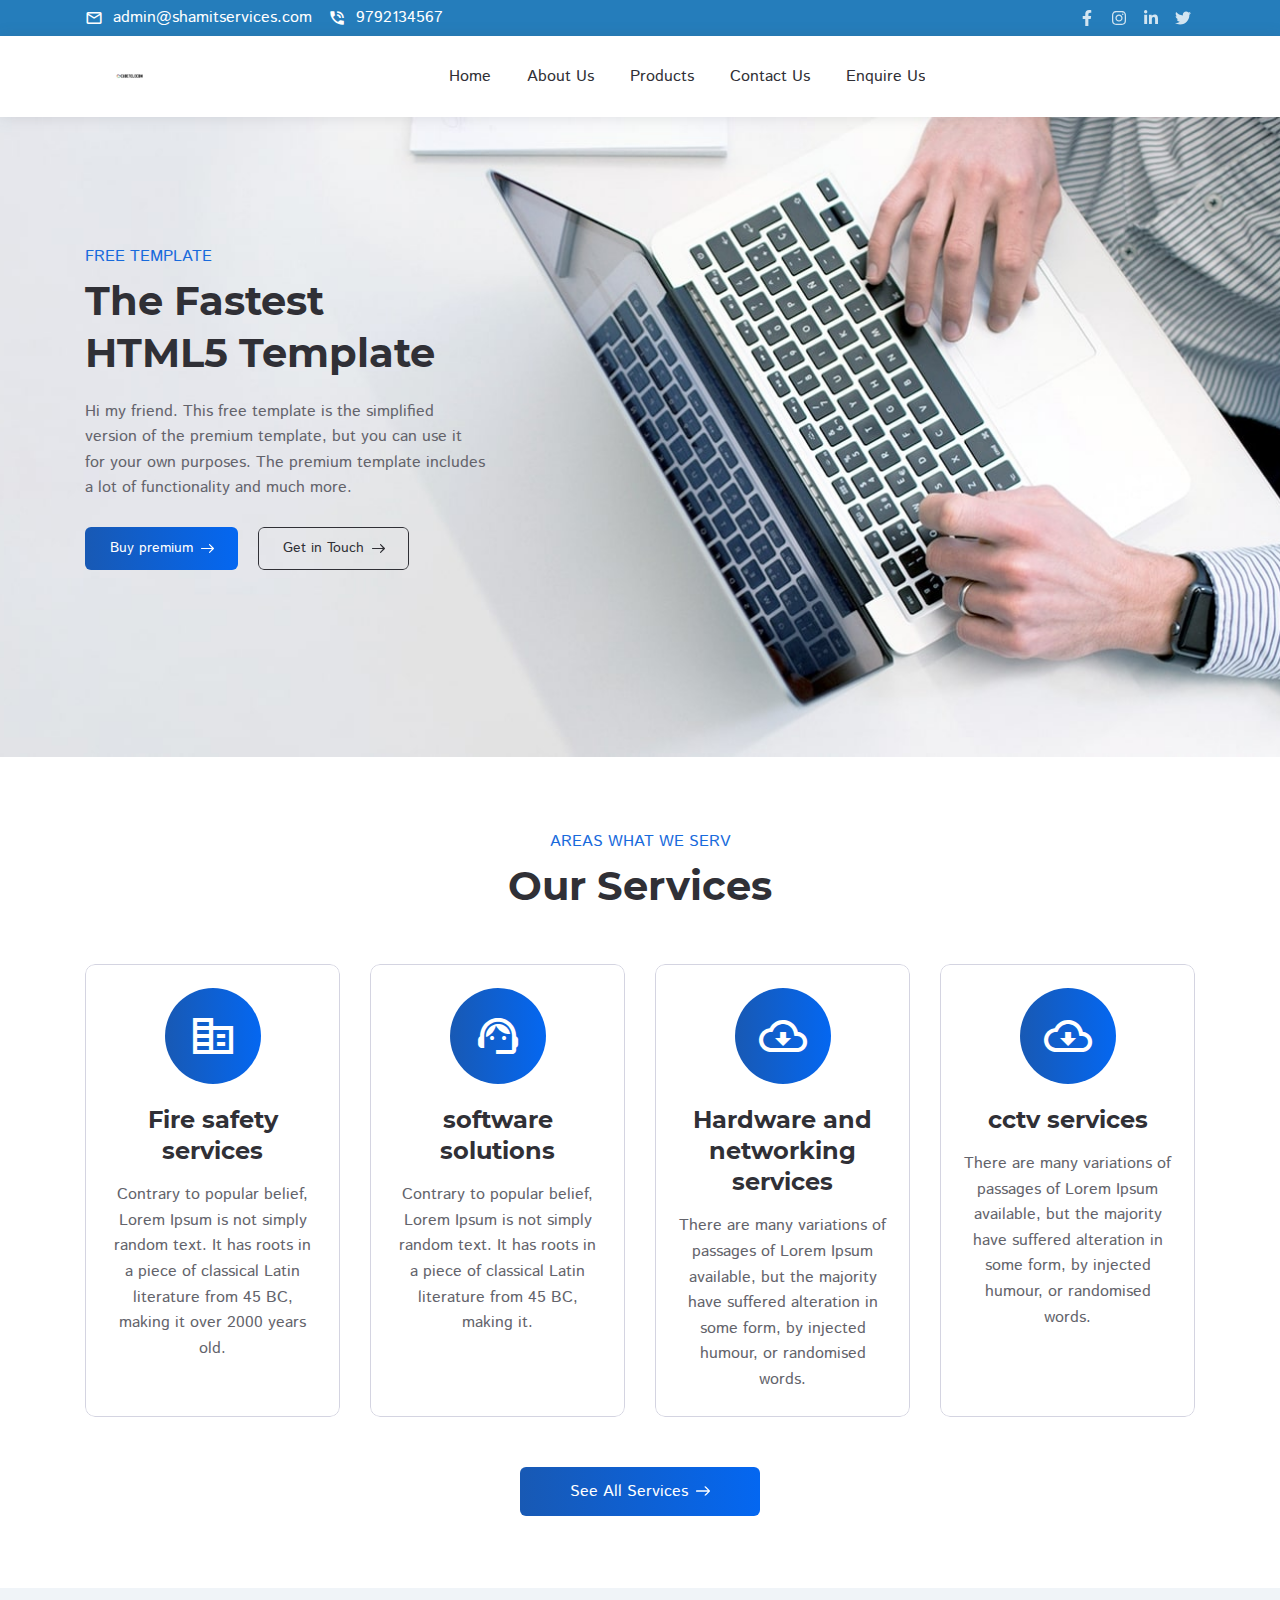
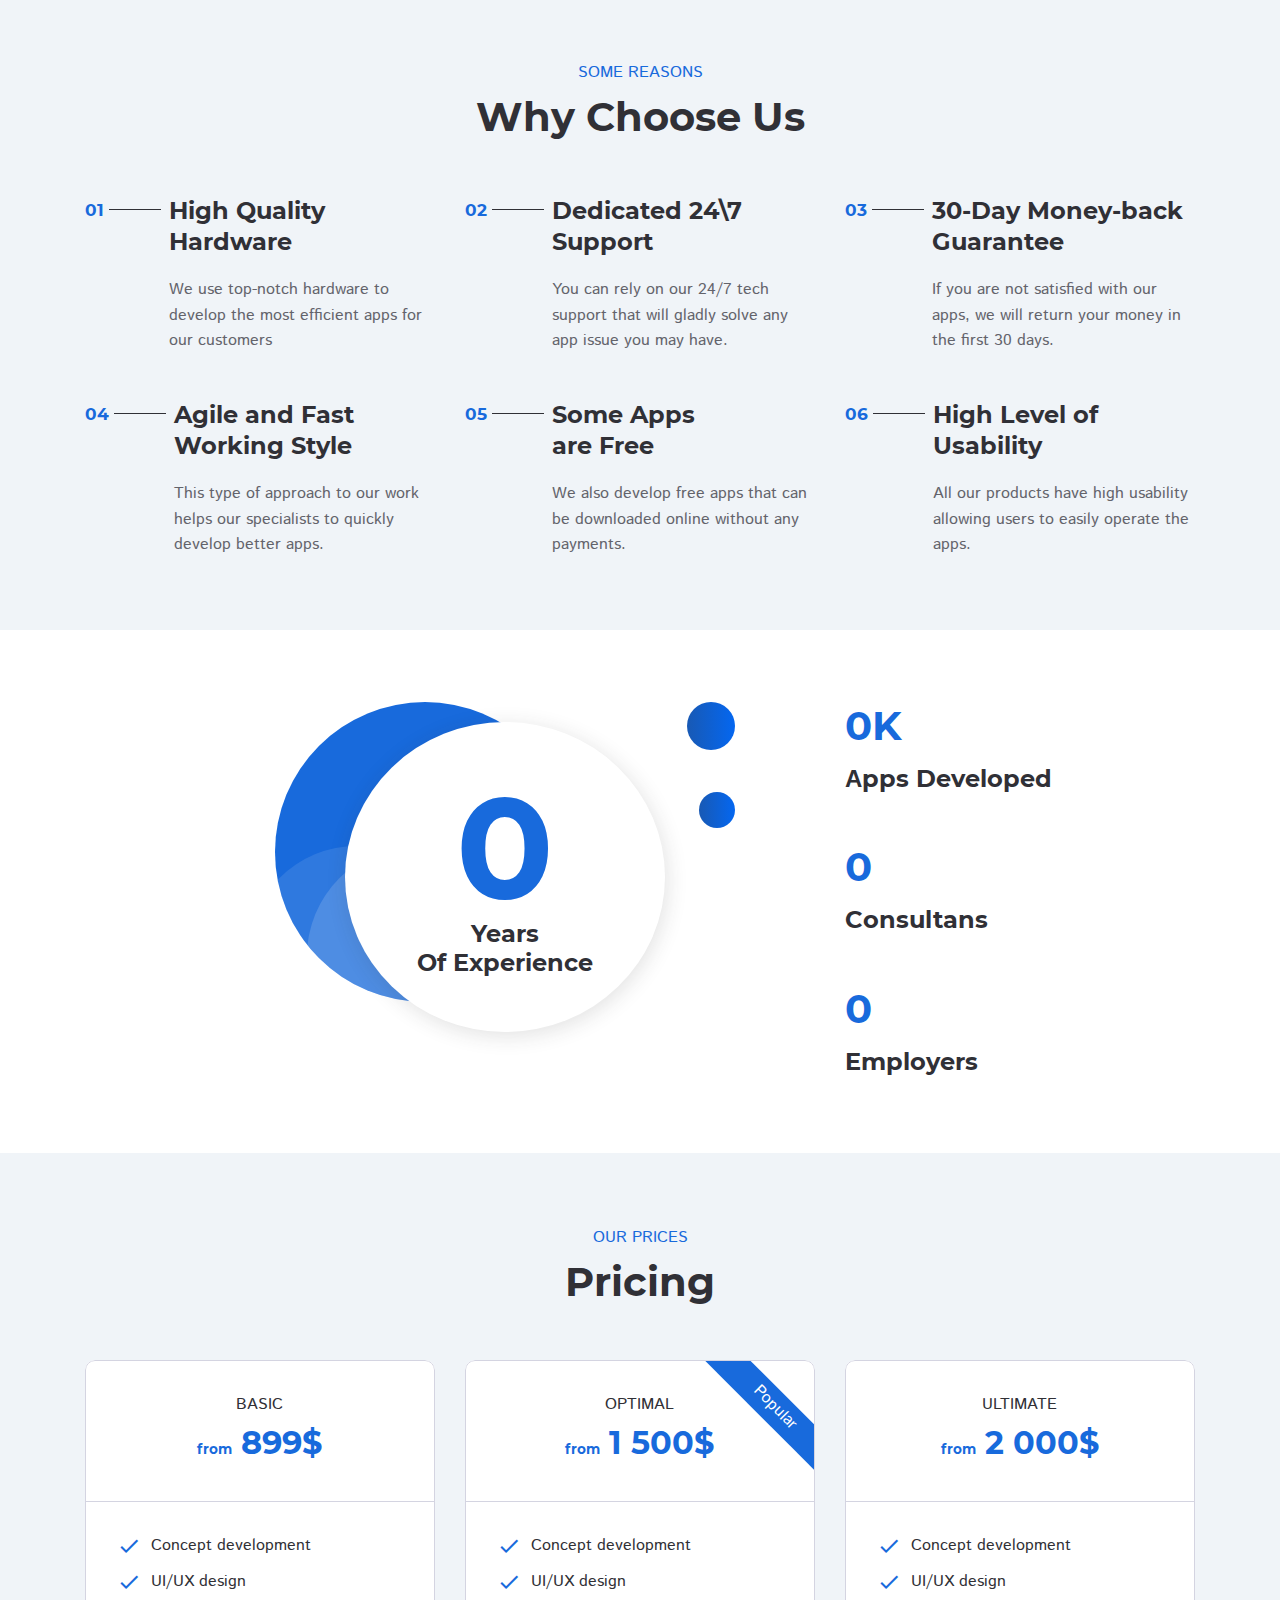
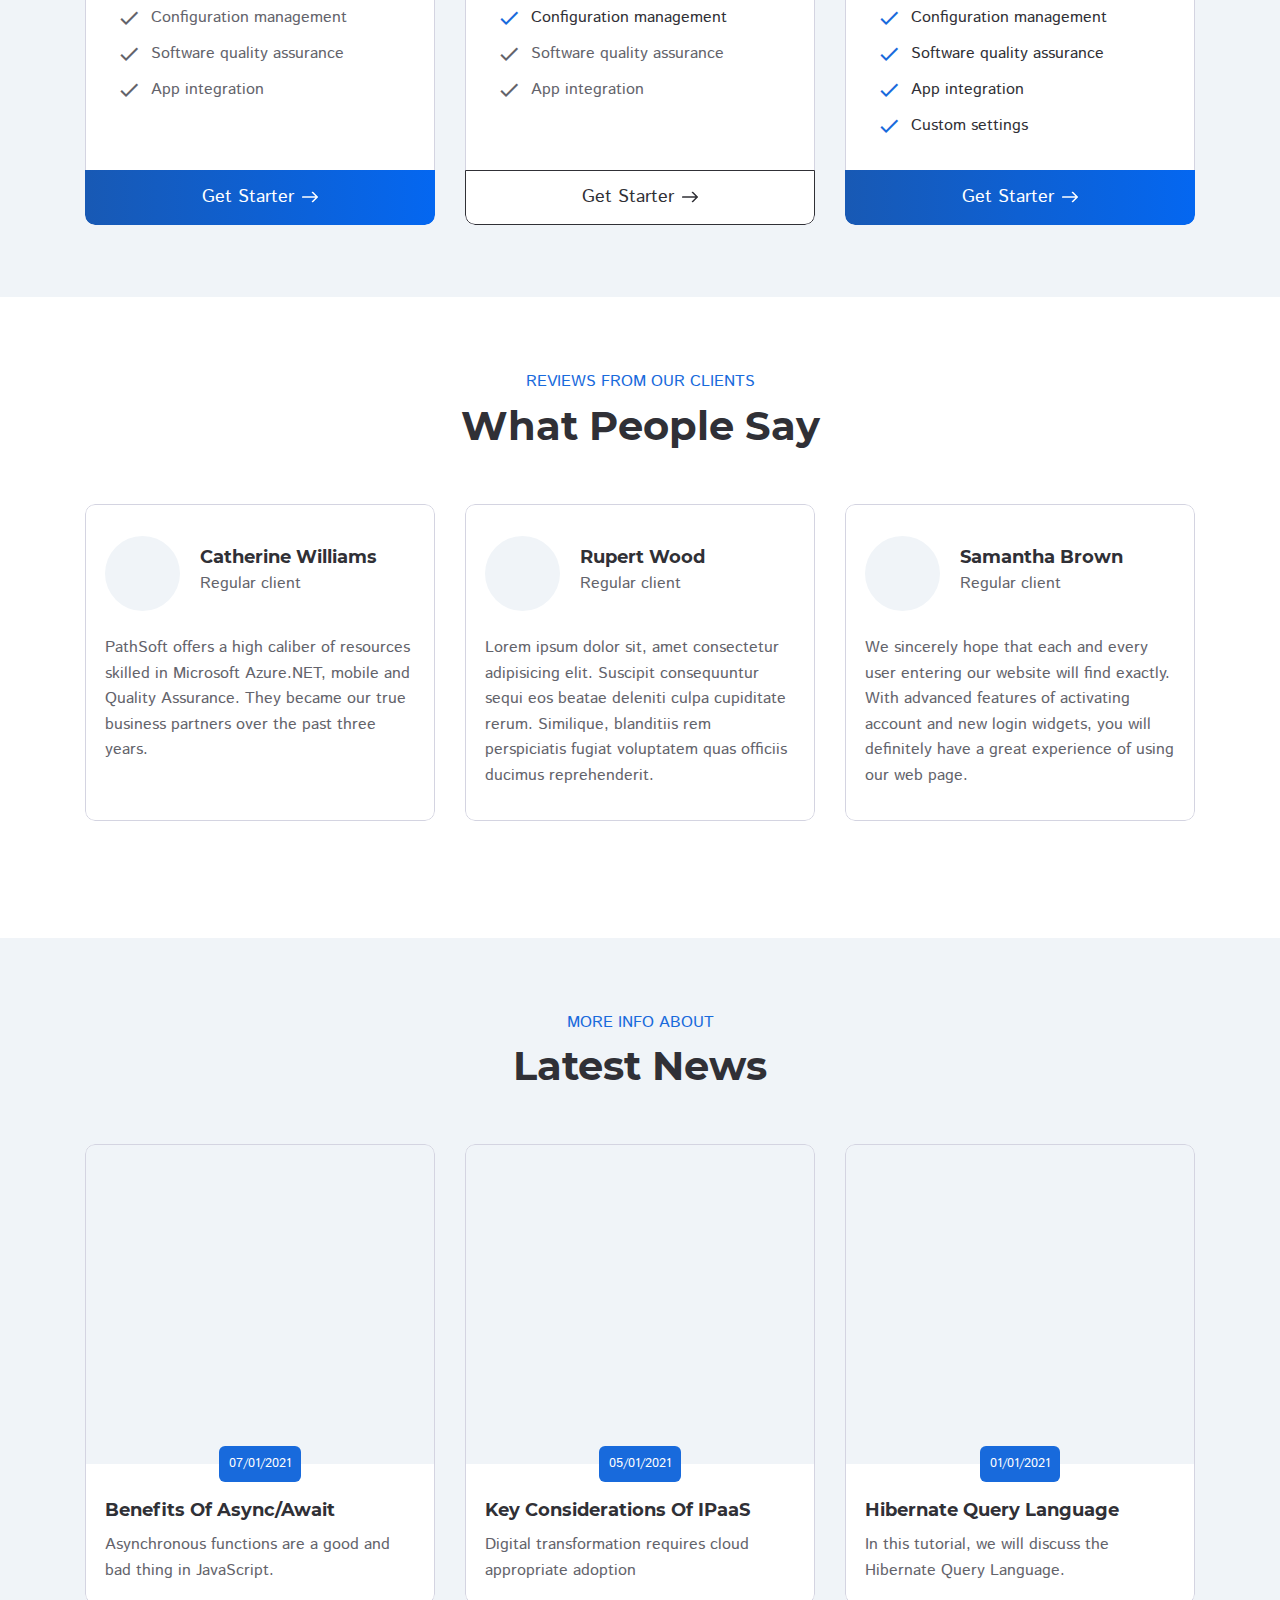
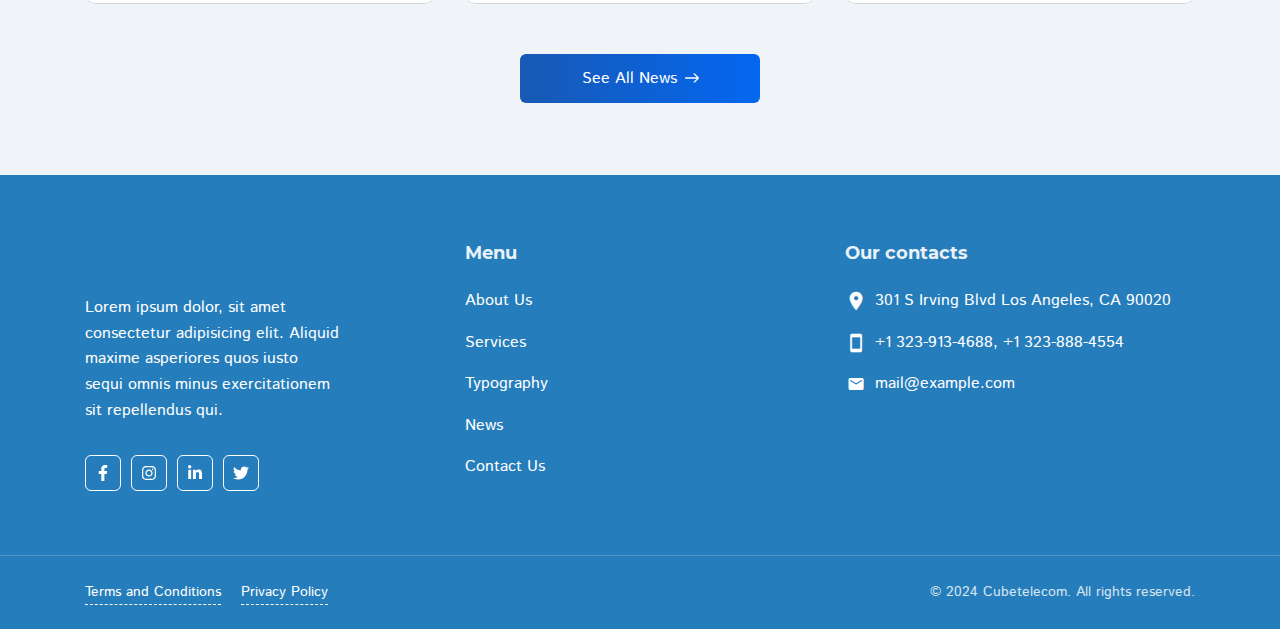
<file: website/index.html>
<!DOCTYPE html>
<html lang="en">

<head>
    <meta charset="utf-8">
    <title>Cube Telecom </title>
    <meta name="description" content="Description">
    <meta http-equiv="X-UA-Compatible" content="IE=edge">
    <meta name="viewport" content="width=device-width, initial-scale=1, maximum-scale=2">
    <link rel="icon" href="assets/img/favicon/favicon.ico" type="image/x-icon">
    <link rel="stylesheet" href="assets/css/libs.css">
    <link rel="stylesheet" href="assets/css/style.css">
    <link rel="preload" href="assets/fonts/istok-web-v15-latin/istok-web-v15-latin-regular.woff2" as="font"
        type="font/woff2" crossorigin>
    <link rel="preload" href="assets/fonts/istok-web-v15-latin/istok-web-v15-latin-700.woff2" as="font"
        type="font/woff2" crossorigin>
    <link rel="preload" href="assets/fonts/montserrat-v15-latin/montserrat-v15-latin-700.woff2" as="font"
        type="font/woff2" crossorigin>
    <link rel="preload" href="assets/fonts/montserrat-v15-latin/montserrat-v15-latin-600.woff2" as="font"
        type="font/woff2" crossorigin>
    <link rel="preload" href="assets/fonts/material-icons/material-icons.woff2" as="font" type="font/woff2" crossorigin>
    <link rel="preload" href="assets/fonts/material-icons/material-icons-outlined.woff2" as="font" type="font/woff2"
        crossorigin>
</head>

<body>

    <main class="main">

        <div class="main-inner">
            <nav class="mmm">
                <div class="mmm-content">
                    <ul class="mmm-list">
                        <li><a href="index.html">Home</a></li>
                        <li><a href="about-us.html">About us</a></li>
                        <li><a href="services.html">Services</a></li>
                        <li><a href="tabs-and-accordions.html">careers</a></li>
                        <li><a href="news.html">Industries</a></li>
                        <li><a href="contact-us.html">Contact Us</a></li>
                    </ul>
                </div>
            </nav><!-- End mobile main menu -->
            <!-- Begin header -->
            <header class="header">
                <!-- Begin header top -->
                <nav class="header-top">
                    <div class="container">
                        <div class="row align-items-center justify-content-between">
                            <div class="col-auto">
                                <!-- Begin header top info -->
                                <ul class="header-top-info">
                                    <li>
                                        <a href="mailto:mail@example.com">
                                            <i class="material-icons md-18">mail_outline</i>
                                            <span>admin@shamitservices.com</span>
                                        </a>
                                    </li>
                                    <li>
                                        <a href="mailto:mail@example.com" class="formingHrefTel">
                                            <i class="material-icons md-18">phone_in_talk</i>
                                            <span>9792134567</span>
                                        </a>
                                    </li>
                                </ul><!-- Ennd header top info -->
                            </div>
                            <div class="col-auto">
                                <div class="header-top-links">
                                    <!-- Begin social links -->
                                    <ul class="social-links">
                                        <li>
                                            <a href="#!" title="Facebook">
                                                <svg viewBox="0 0 320 512">
                                                    <use xlink:href="assets/img/sprite.svg#facebook-icon"></use>
                                                </svg>
                                            </a>
                                        </li>
                                        <li>
                                            <a href="#!" title="Instagram">
                                                <svg viewBox="0 0 448 512">
                                                    <use xlink:href="assets/img/sprite.svg#instagram-icon"></use>
                                                </svg>
                                            </a>
                                        </li>
                                        <li>
                                            <a href="#!" title="LinkedIn">
                                                <svg viewBox="0 0 448 512">
                                                    <use xlink:href="assets/img/sprite.svg#linkedin-icon"></use>
                                                </svg>
                                            </a>
                                        </li>
                                        <li>
                                            <a href="#!" title="Twitter">
                                                <svg viewBox="0 0 512 512">
                                                    <use xlink:href="assets/img/sprite.svg#twitter-icon"></use>
                                                </svg>
                                            </a>
                                        </li>
                                    </ul><!-- End social links -->
                                </div>
                            </div>
                        </div>
                    </div>
                </nav><!-- End header top -->
                <!-- Begin header fixed -->
                <nav class="header-fixed">
                    <div class="container">
                        <div class="row flex-nowrap align-items-center justify-content-between">
                            <div class="col-auto d-block d-lg-none header-fixed-col">
                                <div class="main-mnu-btn">
                                    <span class="bar bar-1"></span>
                                    <span class="bar bar-2"></span>
                                    <span class="bar bar-3"></span>
                                    <span class="bar bar-4"></span>
                                </div>
                            </div>
                            <div class="col-auto header-fixed-col">
                                <!-- Begin logo -->
                                <a href="/" class="logo" title="Cubetelecom logo">
                                    <img src="assets/img/cubetelelogo.png" width="115" height="50"
                                        alt="Cubetelecom logo">
                                </a><!-- End logo -->
                            </div>
                            <div class="col-auto header-fixed-col d-none d-lg-block col-static">
                                <!-- Begin main menu -->
                                <nav class="main-mnu">
                                    <ul class="main-mnu-list">
                                        <li><a href="index.html" data-title="Home"><span>Home</span></a></li>
                                        <li><a href="about-us.html" data-title="About us"><span>About Us</span></a></li>
                                        <li><a href="services.html" data-title="Products"><span>Products</span></a></li>
                                        <li><a href="" data-title="Contact Us"><span>Contact Us</span></a></li>
                                        <!-- <li><a href="" data-title="Careers"><span>Careers</span></a></li> -->
                                        <li><a href="contact-us.html" data-title="Enquire Us "><span>Enquire
                                                    Us</span></a></li>
                                    </ul>
                                </nav><!-- End main menu -->
                            </div>
                            <div class="col-auto header-fixed-col col-static">
                                <!-- Begin header actions -->
                                <ul class="header-actions">
                                    <!-- Begin header navbar -->
                                    <li class="d-block d-lg-none">
                                        <div class="header-navbar">
                                            <div class="header-navbar-btn">
                                                <i class="material-icons md-24">more_vert</i>
                                            </div>
                                            <ul class="header-navbar-content">
                                                <li>
                                                    <a href="mailto:mail@example.com">
                                                        <i class="material-icons md-20">mail_outline</i>
                                                        <span>admin@shamitservices.com</span>
                                                    </a>
                                                </li>
                                                <li>
                                                    <a href="mailto:mail@example.com" class="formingHrefTel">
                                                        <i class="material-icons md-20">support_agent</i>
                                                        <span>1-888-777-1234</span>
                                                    </a>
                                                </li>
                                                <li>
                                                    <!-- Begin social links -->
                                                    <ul class="social-links">
                                                        <li>
                                                            <a href="#!" title="Facebook">
                                                                <svg viewBox="0 0 320 512">
                                                                    <use
                                                                        xlink:href="assets/img/sprite.svg#facebook-icon">
                                                                    </use>
                                                                </svg>
                                                            </a>
                                                        </li>
                                                        <li>
                                                            <a href="#!" title="Instagram">
                                                                <svg viewBox="0 0 448 512">
                                                                    <use
                                                                        xlink:href="assets/img/sprite.svg#instagram-icon">
                                                                    </use>
                                                                </svg>
                                                            </a>
                                                        </li>
                                                        <li>
                                                            <a href="#!" title="LinkedIn">
                                                                <svg viewBox="0 0 448 512">
                                                                    <use
                                                                        xlink:href="assets/img/sprite.svg#linkedin-icon">
                                                                    </use>
                                                                </svg>
                                                            </a>
                                                        </li>
                                                        <li>
                                                            <a href="#!" title="Twitter">
                                                                <svg viewBox="0 0 512 512">
                                                                    <use
                                                                        xlink:href="assets/img/sprite.svg#twitter-icon">
                                                                    </use>
                                                                </svg>
                                                            </a>
                                                        </li>
                                                    </ul><!-- End social links -->
                                                </li>
                                            </ul>
                                        </div>
                                    </li><!-- End header navbar -->
                                </ul><!-- End header actions -->
                            </div>
                        </div>
                    </div>
                </nav><!-- End header fixed -->
            </header><!-- End header -->

            <!-- Begin intro -->
            <div class="section-bgc intro">
                <div class="intro-slider">
                    <div class="intro-item" style="background-image: url(assets/img/intro-img1.jpg);">
                        <div class="container">
                            <div class="row">
                                <div class="col">
                                    <div class="intro-content">
                                        <div class="section-heading shm-none">
                                            <div class="section-subheading">Free template</div>
                                            <h1>The Fastest <br> HTML5 Template</h1>
                                            <p class="section-desc">Hi my friend. This free template is the simplified
                                                version of the premium template, but you can use it for your own
                                                purposes. The premium template includes a lot of functionality and much
                                                more.</p>
                                        </div>
                                        <div class="wrap-btn intro-btns">
                                            <a href="https://www.templatemonster.com/website-templates/pathsoft-it-solutions-for-your-business-services-website-template-83414.html"
                                                class="btn btn-with-icon btn-small ripple">
                                                <span>Buy premium</span>
                                                <svg class="btn-icon-right" viewBox="0 0 13 9" width="13" height="9">
                                                    <use xlink:href="assets/img/sprite.svg#arrow-right"></use>
                                                </svg>
                                            </a>
                                            <a href="contact-us.html"
                                                class="btn btn-with-icon btn-border btn-small ripple">
                                                <span>Get in Touch</span>
                                                <svg class="btn-icon-right" viewBox="0 0 13 9" width="13" height="9">
                                                    <use xlink:href="assets/img/sprite.svg#arrow-right"></use>
                                                </svg>
                                            </a>
                                        </div>
                                    </div>
                                </div>
                            </div>
                        </div>
                    </div>
                </div>
            </div><!-- End intro -->

            <!-- Begin services -->
            <section class="section services">
                <div class="container">
                    <div class="row">
                        <div class="col-12">
                            <div class="section-heading heading-center">
                                <div class="section-subheading">Areas what we serv</div>
                                <h2>Our Services</h2>
                            </div>
                        </div>
                        <div class="col-lg-3 col-md-3 col-12 item">
                            <a href="single-services.html" class="iitem item-style">
                                <div class="iitem-icon">
                                    <i class="material-icons material-icons-outlined md-48">corporate_fare</i>
                                </div>
                                <div class="iitem-icon-bg">
                                    <i class="material-icons material-icons-outlined">corporate_fare</i>
                                </div>
                                <h3 class="iitem-heading item-heading-large">Fire safety services</h3>
                                <div class="iitem-desc">Contrary to popular belief, Lorem Ipsum is not simply random
                                    text. It has roots in a piece of classical Latin literature from 45 BC, making it
                                    over 2000 years old.</div>
                            </a>
                        </div>
                        <div class="col-lg-3 col-md-3 col-12 item">
                            <a href="single-services.html" class="iitem item-style">
                                <div class="iitem-icon">
                                    <i class="material-icons material-icons-outlined md-48">support_agent</i>
                                </div>
                                <div class="iitem-icon-bg">
                                    <i class="material-icons material-icons-outlined">support_agent</i>
                                </div>
                                <h3 class="iitem-heading item-heading-large">software solutions</h3>
                                <div class="iitem-desc">Contrary to popular belief, Lorem Ipsum is not simply random
                                    text. It has roots in a piece of classical Latin literature from 45 BC, making it.
                                </div>
                            </a>
                        </div>
                        <div class="col-lg-3 col-md-3 col-12 item">
                            <a href="single-services.html" class="iitem item-style">
                                <div class="iitem-icon">
                                    <i class="material-icons material-icons-outlined md-48">cloud_download</i>
                                </div>
                                <div class="iitem-icon-bg">
                                    <i class="material-icons material-icons-outlined">cloud_download</i>
                                </div>
                                <h3 class="iitem-heading item-heading-large">Hardware and networking services </h3>
                                <div class="iitem-desc">There are many variations of passages of Lorem Ipsum available,
                                    but the majority have suffered alteration in some form, by injected humour, or
                                    randomised words.</div>
                            </a>
                        </div>
                        <div class="col-lg-3 col-md-3 col-12 item">
                            <a href="single-services.html" class="iitem item-style">
                                <div class="iitem-icon">
                                    <i class="material-icons material-icons-outlined md-48">cloud_download</i>
                                </div>
                                <div class="iitem-icon-bg">
                                    <i class="material-icons material-icons-outlined">cloud_download</i>
                                </div>
                                <h3 class="iitem-heading item-heading-large">cctv services </h3>
                                <div class="iitem-desc">There are many variations of passages of Lorem Ipsum available,
                                    but the majority have suffered alteration in some form, by injected humour, or
                                    randomised words.</div>
                            </a>
                        </div>
                        <div class="col-12">
                            <div class="section-btns justify-content-center">
                                <a href="services.html" class="btn btn-with-icon btn-w240 ripple">
                                    <span>See All Services</span>
                                    <svg class="btn-icon-right" viewBox="0 0 13 9" width="13" height="9">
                                        <use xlink:href="assets/img/sprite.svg#arrow-right"></use>
                                    </svg>
                                </a>
                            </div>
                        </div>
                    </div>
                </div>
            </section><!-- End services -->
            <!-- Begin advantages -->
            <section class="section section-bgc">
                <div class="container">
                    <div class="row items">
                        <div class="col-12">
                            <div class="section-heading heading-center">
                                <div class="section-subheading">some reasons</div>
                                <h2>Why Choose Us</h2>
                            </div>
                        </div>
                        <div class="col-lg-4 col-md-6 col-12 item">
                            <div class="ini">
                                <div class="ini-count">01</div>
                                <div class="ini-info">
                                    <h3 class="ini-heading item-heading-large">High Quality Hardware</h3>
                                    <div class="ini-desc">
                                        <p>We use top-notch hardware to develop the most efficient apps for our
                                            customers</p>
                                    </div>
                                </div>
                            </div>
                        </div>
                        <div class="col-lg-4 col-md-6 col-12 item">
                            <div class="ini">
                                <div class="ini-count">02</div>
                                <div class="ini-info">
                                    <h3 class="ini-heading item-heading-large">Dedicated 24\7 Support</h3>
                                    <div class="ini-desc">
                                        <p>You can rely on our 24/7 tech support that will gladly solve any app issue
                                            you may have.</p>
                                    </div>
                                </div>
                            </div>
                        </div>
                        <div class="col-lg-4 col-md-6 col-12 item">
                            <div class="ini">
                                <div class="ini-count">03</div>
                                <div class="ini-info">
                                    <h3 class="ini-heading item-heading-large">30-Day Money-back Guarantee</h3>
                                    <div class="ini-desc">
                                        <p>If you are not satisfied with our apps, we will return your money in the
                                            first 30 days.</p>
                                    </div>
                                </div>
                            </div>
                        </div>
                        <div class="col-lg-4 col-md-6 col-12 item">
                            <div class="ini">
                                <div class="ini-count">04</div>
                                <div class="ini-info">
                                    <h3 class="ini-heading item-heading-large">Agile and Fast Working Style</h3>
                                    <div class="ini-desc">
                                        <p>This type of approach to our work helps our specialists to quickly develop
                                            better apps.</p>
                                    </div>
                                </div>
                            </div>
                        </div>
                        <div class="col-lg-4 col-md-6 col-12 item">
                            <div class="ini">
                                <div class="ini-count">05</div>
                                <div class="ini-info">
                                    <h3 class="ini-heading item-heading-large">Some Apps <br> are Free</h3>
                                    <div class="ini-desc">
                                        <p>We also develop free apps that can be downloaded online without any payments.
                                        </p>
                                    </div>
                                </div>
                            </div>
                        </div>
                        <div class="col-lg-4 col-md-6 col-12 item">
                            <div class="ini">
                                <div class="ini-count">06</div>
                                <div class="ini-info">
                                    <h3 class="ini-heading item-heading-large">High Level of Usability</h3>
                                    <div class="ini-desc">
                                        <p>All our products have high usability allowing users to easily operate the
                                            apps.</p>
                                    </div>
                                </div>
                            </div>
                        </div>
                    </div>
                </div>
            </section>
            <!-- End advantages -->
            <!-- Begin counter section -->
            <section class="section">
                <div class="container">
                    <div class="row spincrement-container">
                        <div class="col-xl-5 offset-xl-2 col-lg-6 offset-lg-1 col-12">
                            <div class="main-counter">
                                <div class="main-counter-item">
                                    <div class="main-counter-item-center">
                                        <div>
                                            <div class="main-counter-numb spincrement" data-from="0" data-to="10">0
                                            </div>
                                            <div class="main-counter-heading">Years <br> Of Experience</div>
                                        </div>
                                    </div>
                                    <div class="main-counter-item-circ"></div>
                                </div>
                            </div>
                        </div>
                        <div class="col-xl-4 offset-xl-1 col-lg-3 offset-lg-1 col-12 counter-items items">
                            <div class="counter-item item">
                                <div class="counter-item-numb"><span class="spincrement" data-from="0"
                                        data-to="2">0</span>K</div>
                                <p class="counter-item-heading">Аpps Developed</p>
                            </div>
                            <div class="counter-item item">
                                <div class="counter-item-numb spincrement" data-from="0" data-to="40">0</div>
                                <p class="counter-item-heading">Consultans</p>
                            </div>
                            <div class="counter-item item">
                                <div class="counter-item-numb spincrement" data-from="0" data-to="160">0</div>
                                <p class="counter-item-heading">Employers</p>
                            </div>
                        </div>
                    </div>
                </div>
            </section><!-- End counter section -->

            <div class="section section-bgc">
                <div class="container">
                    <div class="row items">
                        <div class="col-12">
                            <div class="section-heading heading-center">
                                <div class="section-subheading">Our prices</div>
                                <h1>Pricing</h1>
                            </div>
                        </div>
                        <div class="col-lg-4 col-md-6 col-12 item">
                            <!-- Begin pricing item -->
                            <div class="pricing-item item-style">
                                <header class="pricing-item-header">
                                    <div class="pricing-item-heading">Basic</div>
                                    <div class="pricing-item-price"><small>from</small> 899$</div>
                                </header>
                                <div class="pricing-item-h">
                                    <div class="pricing-item-content">
                                        <ul class="pricing-item-list">
                                            <li class="active">
                                                <i class="material-icons md-24">check</i>
                                                Concept development
                                            </li>
                                            <li class="active">
                                                <i class="material-icons md-24">check</i>
                                                UI/UX design
                                            </li>
                                            <li>
                                                <i class="material-icons md-24">check</i>
                                                Configuration management
                                            </li>
                                            <li>
                                                <i class="material-icons md-24">check</i>
                                                Software quality assurance
                                            </li>
                                            <li>
                                                <i class="material-icons md-24">check</i>
                                                App integration
                                            </li>
                                        </ul>
                                    </div>
                                    <footer class="pricing-item-footer">
                                        <a href="#!" class="btn btn-large btn-with-icon btn-wide ripple">
                                            <span>Get Starter</span>
                                            <svg class="btn-icon-right" viewBox="0 0 13 9" width="13" height="9">
                                                <use xlink:href="assets/img/sprite.svg#arrow-right"></use>
                                            </svg>
                                        </a>
                                    </footer>
                                </div>
                            </div><!-- End pricing item -->
                        </div>
                        <div class="col-lg-4 col-md-6 col-12 item">
                            <!-- Begin pricing item -->
                            <div class="pricing-item item-style">
                                <div class="pricing-item-badge">Popular</div>
                                <header class="pricing-item-header">
                                    <div class="pricing-item-heading">Optimal</div>
                                    <div class="pricing-item-price"><small>from</small> 1 500$</div>
                                </header>
                                <div class="pricing-item-h">
                                    <div class="pricing-item-content">
                                        <ul class="pricing-item-list">
                                            <li class="active">
                                                <i class="material-icons md-24">check</i>
                                                Concept development
                                            </li>
                                            <li class="active">
                                                <i class="material-icons md-24">check</i>
                                                UI/UX design
                                            </li>
                                            <li class="active">
                                                <i class="material-icons md-24">check</i>
                                                Configuration management
                                            </li>
                                            <li>
                                                <i class="material-icons md-24">check</i>
                                                Software quality assurance
                                            </li>
                                            <li>
                                                <i class="material-icons md-24">check</i>
                                                App integration
                                            </li>
                                        </ul>
                                    </div>
                                    <footer class="pricing-item-footer">
                                        <a href="#!" class="btn btn-border btn-large btn-with-icon btn-wide ripple">
                                            <span>Get Starter</span>
                                            <svg class="btn-icon-right" viewBox="0 0 13 9" width="13" height="9">
                                                <use xlink:href="assets/img/sprite.svg#arrow-right"></use>
                                            </svg>
                                        </a>
                                    </footer>
                                </div>
                            </div><!-- End pricing item -->
                        </div>
                        <div class="col-lg-4 col-md-12 col-12 item">
                            <!-- Begin pricing item -->
                            <div class="pricing-item item-style">
                                <header class="pricing-item-header">
                                    <div class="pricing-item-heading">Ultimate</div>
                                    <div class="pricing-item-price"><small>from</small> 2 000$</div>
                                </header>
                                <div class="pricing-item-h">
                                    <div class="pricing-item-content">
                                        <ul class="pricing-item-list">
                                            <li class="active">
                                                <i class="material-icons md-24">check</i>
                                                Concept development
                                            </li>
                                            <li class="active">
                                                <i class="material-icons md-24">check</i>
                                                UI/UX design
                                            </li>
                                            <li class="active">
                                                <i class="material-icons md-24">check</i>
                                                Configuration management
                                            </li>
                                            <li class="active">
                                                <i class="material-icons md-24">check</i>
                                                Software quality assurance
                                            </li>
                                            <li class="active">
                                                <i class="material-icons md-24">check</i>
                                                App integration
                                            </li>
                                            <li class="active">
                                                <i class="material-icons md-24">check</i>
                                                Custom settings
                                            </li>
                                        </ul>
                                    </div>
                                    <footer class="pricing-item-footer">
                                        <a href="#!" class="btn btn-large btn-with-icon btn-wide ripple">
                                            <span>Get Starter</span>
                                            <svg class="btn-icon-right" viewBox="0 0 13 9" width="13" height="9">
                                                <use xlink:href="assets/img/sprite.svg#arrow-right"></use>
                                            </svg>
                                        </a>
                                    </footer>
                                </div>
                            </div><!-- End pricing item -->
                        </div>
                    </div>
                </div>
            </div>

            <!-- Begin reviews -->
            <section class="section">
                <div class="container">
                    <div class="row">
                        <div class="col-12">
                            <div class="section-heading heading-center">
                                <div class="section-subheading">Reviews from our clients</div>
                                <h2>What People Say</h2>
                            </div>
                        </div>
                        <div class="col-lg-4 col-md-6 col-12 item">
                            <!-- Begin reviews item -->
                            <div class="reviews-item item-style">
                                <div class="reviews-item-header">
                                    <div class="reviews-item-img">
                                        <img data-src="assets/img/auth-img-1.jpg" class="lazy"
                                            src="[data-uri]"
                                            alt="">
                                    </div>
                                    <div class="reviews-item-info">
                                        <h4 class="reviews-item-name item-heading">Catherine Williams</h4>
                                        <div class="reviews-item-position">Regular client</div>
                                    </div>
                                </div>
                                <div class="reviews-item-text">
                                    <p>PathSoft offers a high caliber of resources skilled in Microsoft Azure.NET,
                                        mobile and Quality Assurance. They became our true business partners over the
                                        past three years.</p>
                                </div>
                            </div><!-- End reviews item -->
                        </div>
                        <div class="col-lg-4 col-md-6 col-12 item">
                            <!-- Begin reviews item -->
                            <div class="reviews-item item-style">
                                <div class="reviews-item-header">
                                    <div class="reviews-item-img">
                                        <img data-src="assets/img/auth-img-2.jpg" class="lazy"
                                            src="[data-uri]"
                                            alt="">
                                    </div>
                                    <div class="reviews-item-info">
                                        <h4 class="reviews-item-name item-heading">Rupert Wood</h4>
                                        <div class="reviews-item-position">Regular client</div>
                                    </div>
                                </div>
                                <div class="reviews-item-text">
                                    <p>Lorem ipsum dolor sit, amet consectetur adipisicing elit. Suscipit consequuntur
                                        sequi eos beatae deleniti culpa cupiditate rerum. Similique, blanditiis rem
                                        perspiciatis fugiat voluptatem quas officiis ducimus reprehenderit.</p>
                                </div>
                            </div><!-- End reviews item -->
                        </div>
                        <div class="col-lg-4 col-md-12 col-12 item">
                            <!-- Begin reviews item -->
                            <div class="reviews-item item-style">
                                <div class="reviews-item-header">
                                    <div class="reviews-item-img">
                                        <img data-src="assets/img/auth-img-3.jpg" class="lazy"
                                            src="[data-uri]"
                                            alt="">
                                    </div>
                                    <div class="reviews-item-info">
                                        <h4 class="reviews-item-name item-heading">Samantha Brown</h4>
                                        <div class="reviews-item-position">Regular client</div>
                                    </div>
                                </div>
                                <div class="reviews-item-text">
                                    <p>We sincerely hope that each and every user entering our website will find
                                        exactly. With advanced features of activating account and new login widgets, you
                                        will definitely have a great experience of using our web page.</p>
                                </div>
                            </div><!-- End reviews item -->
                        </div>
                    </div>
                </div>
            </section><!-- End reviews -->

            <!-- Begin latest news -->
            <section class="section section-bgc">
                <div class="container">
                    <div class="row">
                        <div class="col-12">
                            <div class="section-heading heading-center">
                                <div class="section-subheading">More info about</div>
                                <h2>Latest News</h2>
                            </div>
                        </div>
                        <div class="col-lg-4 col-md-6 col-12 item">
                            <!-- Begin news item -->
                            <article class="news-item item-style">
                                <a href="news-post.html" class="news-item-img">
                                    <img data-src="assets/img/news-img-1.jpg" class="lazy"
                                        src="[data-uri]"
                                        alt="">
                                </a>
                                <div class="news-item-info">
                                    <div class="news-item-date">07/01/2021</div>
                                    <h3 class="news-item-heading item-heading">
                                        <a href="news-post.html" title="Benefits Of Async/Await">Benefits Of
                                            Async/Await</a>
                                    </h3>
                                    <div class="news-item-desc">
                                        <p>Asynchronous functions are a good and bad thing in JavaScript.</p>
                                    </div>
                                </div>
                            </article><!-- End news item -->
                        </div>
                        <div class="col-lg-4 col-md-6 col-12 item">
                            <!-- Begin news item -->
                            <article class="news-item item-style">
                                <a href="news-post.html" class="news-item-img">
                                    <img data-src="assets/img/news-img-2.jpg" class="lazy"
                                        src="[data-uri]"
                                        alt="">
                                </a>
                                <div class="news-item-info">
                                    <div class="news-item-date">05/01/2021</div>
                                    <h3 class="news-item-heading item-heading">
                                        <a href="news-post.html" title="Key Considerations Of IPaaS">Key Considerations
                                            Of IPaaS</a>
                                    </h3>
                                    <div class="news-item-desc">
                                        <p>Digital transformation requires cloud appropriate adoption</p>
                                    </div>
                                </div>
                            </article><!-- End news item -->
                        </div>
                        <div class="col-lg-4 col-md-6 col-12 item">
                            <!-- Begin news item -->
                            <article class="news-item item-style">
                                <a href="news-post.html" class="news-item-img">
                                    <img data-src="assets/img/news-img-3.jpg" class="lazy"
                                        src="[data-uri]"
                                        alt="">
                                </a>
                                <div class="news-item-info">
                                    <div class="news-item-date">01/01/2021</div>
                                    <h3 class="news-item-heading item-heading">
                                        <a href="news-post.html" title="Hibernate Query Language">Hibernate Query
                                            Language</a>
                                    </h3>
                                    <div class="news-item-desc">
                                        <p>In this tutorial, we will discuss the Hibernate Query Language. </p>
                                    </div>
                                </div>
                            </article><!-- End news item -->
                        </div>
                        <div class="col-12">
                            <div class="section-btns justify-content-center">
                                <a href="news.html" class="btn btn-with-icon btn-w240 ripple">
                                    <span>See All News</span>
                                    <svg class="btn-icon-right" viewBox="0 0 13 9" width="13" height="9">
                                        <use xlink:href="assets/img/sprite.svg#arrow-right"></use>
                                    </svg>
                                </a>
                            </div>
                        </div>
                    </div>
                </div>
            </section><!-- End latest news -->
        </div>
        <!-- Begin footer -->
        <footer class="footer">
            <div class="footer-main">
                <div class="container">
                    <div class="row items">
                        <div class="col-xl-3 col-lg-3 col-md-5 col-12 item">
                            <!-- Begin company info -->
                            <div class="footer-company-info">
                                <div class="footer-company-top">
                                    <a href="/" class="logo" title="Cubetelecom">
                                        <img data-src="assets/img/logoo.png" width="115" height="36" class="lazy"
                                            src="[data-uri]"
                                            alt="Cubetelecom">
                                    </a>
                                    <div class="footer-company-desc">
                                        <p>Lorem ipsum dolor, sit amet consectetur adipisicing elit. Aliquid maxime asperiores quos iusto sequi omnis minus exercitationem sit repellendus qui.</p>
                                    </div>
                                </div>
                                <ul class="footer-social-links">
                                    <li>
                                        <a href="#!" title="Facebook">
                                            <svg viewBox="0 0 320 512">
                                                <use xlink:href="assets/img/sprite.svg#facebook-icon"></use>
                                            </svg>
                                        </a>
                                    </li>
                                    <li>
                                        <a href="#!" title="Instagram">
                                            <svg viewBox="0 0 448 512">
                                                <use xlink:href="assets/img/sprite.svg#instagram-icon"></use>
                                            </svg>
                                        </a>
                                    </li>
                                    <li>
                                        <a href="#!" title="LinkedIn">
                                            <svg viewBox="0 0 448 512">
                                                <use xlink:href="assets/img/sprite.svg#linkedin-icon"></use>
                                            </svg>
                                        </a>
                                    </li>
                                    <li>
                                        <a href="#!" title="Twitter">
                                            <svg viewBox="0 0 512 512">
                                                <use xlink:href="assets/img/sprite.svg#twitter-icon"></use>
                                            </svg>
                                        </a>
                                    </li>
                                </ul>
                            </div>
                            <!-- End company info -->
                        </div>
                        <div class="col-xl-2 offset-xl-1 col-md-3 col-5 col-lg-2 item">
                            <div class="footer-item">
                                <p class="footer-item-heading">Menu</p>
                                <nav class="footer-nav">
                                    <ul class="footer-mnu">
                                        <li><a href="about-us.html" class="hover-link" data-title="About Us"><span>About
                                                    Us</span></a></li>
                                        <li><a href="services.html" class="hover-link"
                                                data-title="Services"><span>Services</span></a></li>
                                        <li><a href="typography.html"
                                                data-title="Typography"><span>Typography</span></a></li>
                                        <li><a href="news.html" class="hover-link"
                                                data-title="News"><span>News</span></a></li>
                                        <li><a href="contact-us.html" class="hover-link"
                                                data-title="Contact Us"><span>Contact Us</span></a></li>
                                    </ul>
                                </nav>
                            </div>
                        </div>
                        <div class="col-xl-2 col-lg-3 col-md-3 col-7 item">
                            <!-- <div class="footer-item">
                                <p class="footer-item-heading">What We Offer</p>
                                <nav class="footer-nav">
                                    <ul class="footer-mnu">
                                        <li><a href="#!" class="hover-link" data-title="DB Management"><span>DB
                                                    Management</span></a></li>
                                        <li><a href="#!" class="hover-link"
                                                data-title="IOS/MacOS"><span>IOS/MacOS</span></a></li>
                                        <li><a href="#!" class="hover-link" data-title="Android Apps"><span>Android
                                                    Apps</span></a></li>
                                        <li><a href="#!" class="hover-link" data-title="Windows Apps"><span>Windows
                                                    Apps</span></a></li>
                                        <li><a href="#!" class="hover-link" data-title="UX & UI"><span>UX &
                                                    UI</span></a></li>
                                    </ul>
                                </nav>
                            </div> -->
                        </div>
                        <div class="col-xs-4 col-lg-4 col-12 item">
                            <div class="footer-item">
                                <p class="footer-item-heading">Our contacts</p>
                                <ul class="footer-contacts">
                                    <li>
                                        <i class="material-icons md-22">location_on</i>
                                        <div class="footer-contact-info">
                                            301 S Irving Blvd Los Angeles, CA 90020
                                        </div>
                                    </li>
                                    <li>
                                        <i class="material-icons md-22 footer-contact-tel">smartphone</i>
                                        <div class="footer-contact-info">
                                            <a href="#!" class="formingHrefTel">+1 323-913-4688</a>, <a href="#!"
                                                class="formingHrefTel">+1 323-888-4554</a>
                                        </div>
                                    </li>
                                    <li>
                                        <i class="material-icons md-22 footer-contact-email">email</i>
                                        <div class="footer-contact-info">
                                            <a href="mailto:mail@example.com">mail@example.com</a>
                                        </div>
                                    </li>
                                </ul>
                            </div>

                        </div>
                    </div>
                </div>
            </div>
            <div class="footer-bottom">
                <div class="container">
                    <div class="row justify-content-between items">
                        <div class="col-md-auto col-12 item">
                            <nav class="footer-links">
                                <ul>
                                    <li><a href="terms-and-conditions.html">Terms and Conditions</a></li>
                                    <li><a href="privacy-policy.html">Privacy Policy</a></li>
                                </ul>
                            </nav>
                        </div>
                        <div class="col-md-auto col-12 item">
                            <div class="copyright">© 2024 Cubetelecom. All rights reserved.</div>
                        </div>
                    </div>
                </div>
            </div>
        </footer><!-- End footer -->

    </main><!-- End main -->

    <script src="assets/libs/jquery/jquery.min.js"></script>
    <script src="assets/libs/lozad/lozad.min.js"></script>
    <script src="assets/libs/device/device.js"></script>
    <script src="assets/libs/ScrollToFixed/jquery-scrolltofixed-min.js"></script>
    <script src="assets/libs/spincrement/jquery.spincrement.min.js"></script>
    <script src="assets/libs/jquery-validation-1.19.3/jquery.validate.min.js"></script>
    <script src="assets/js/custom.js"></script>

</body>

</html>
</file>
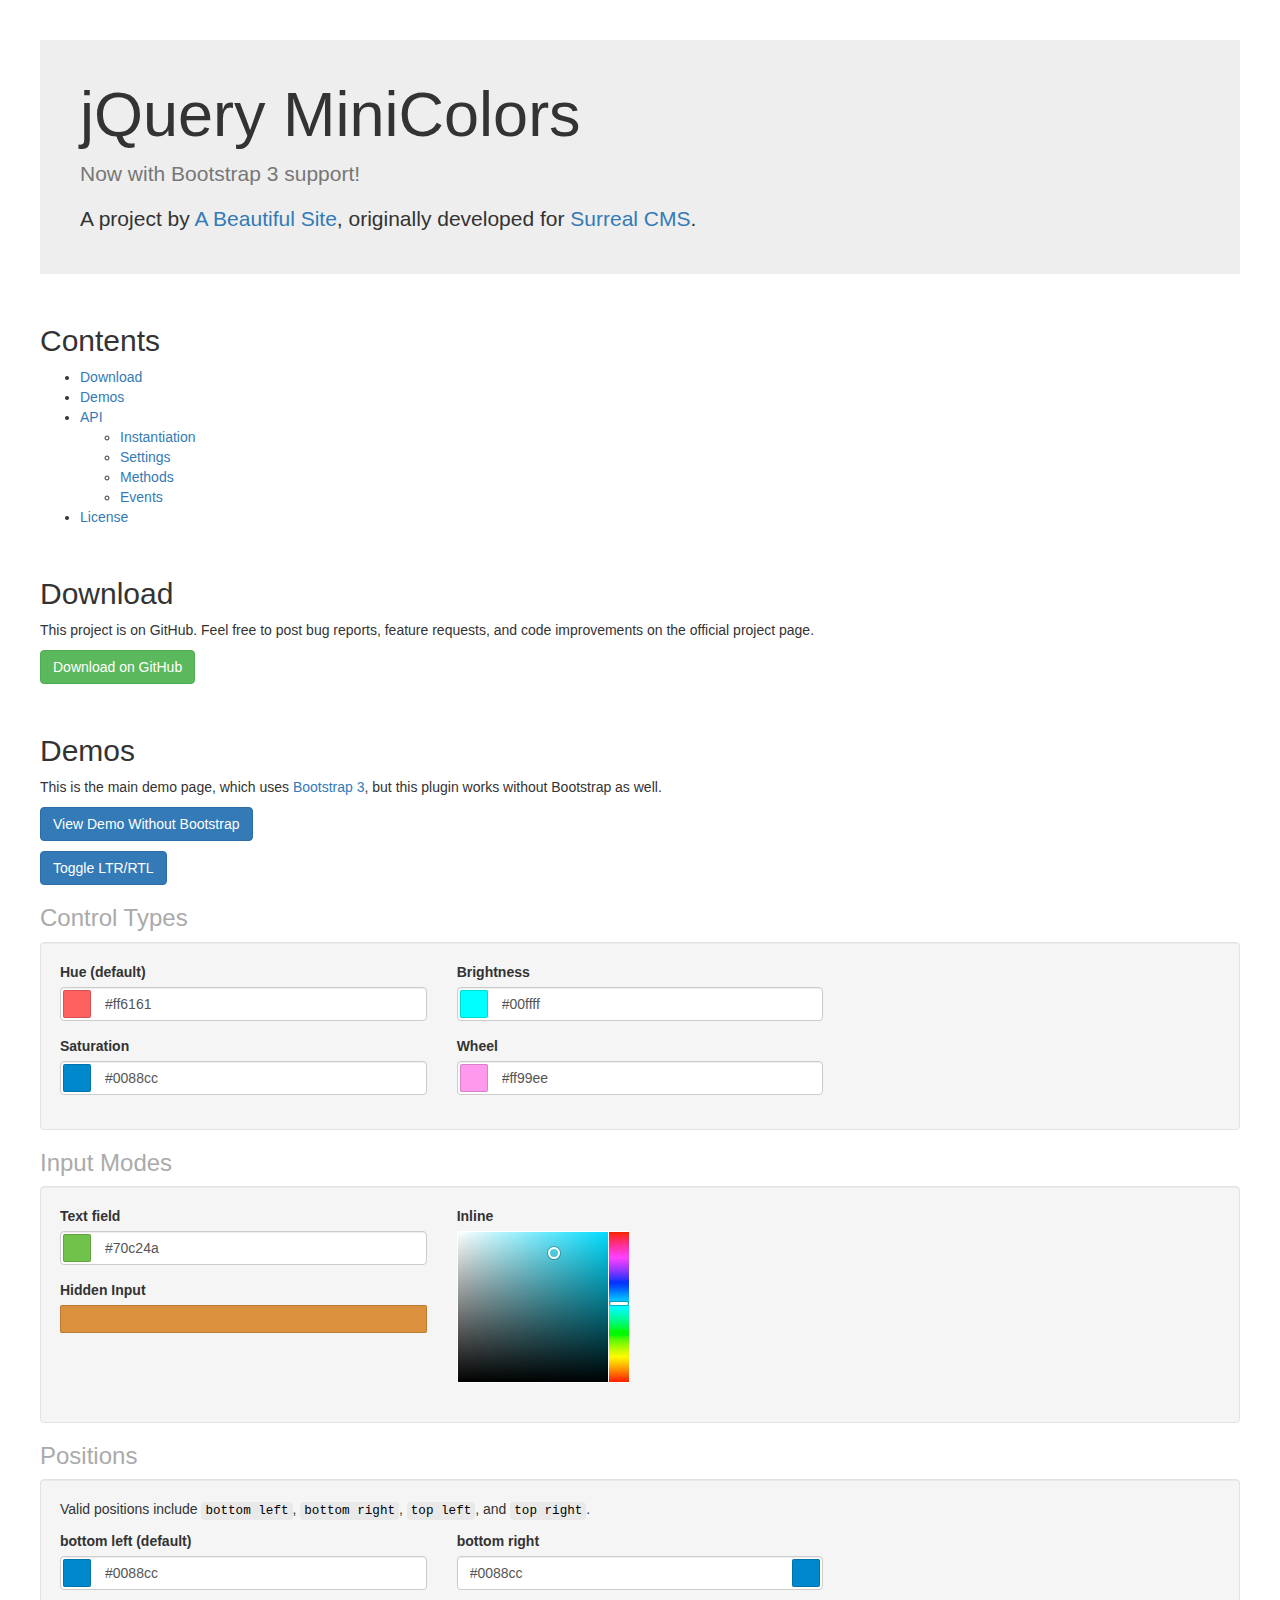
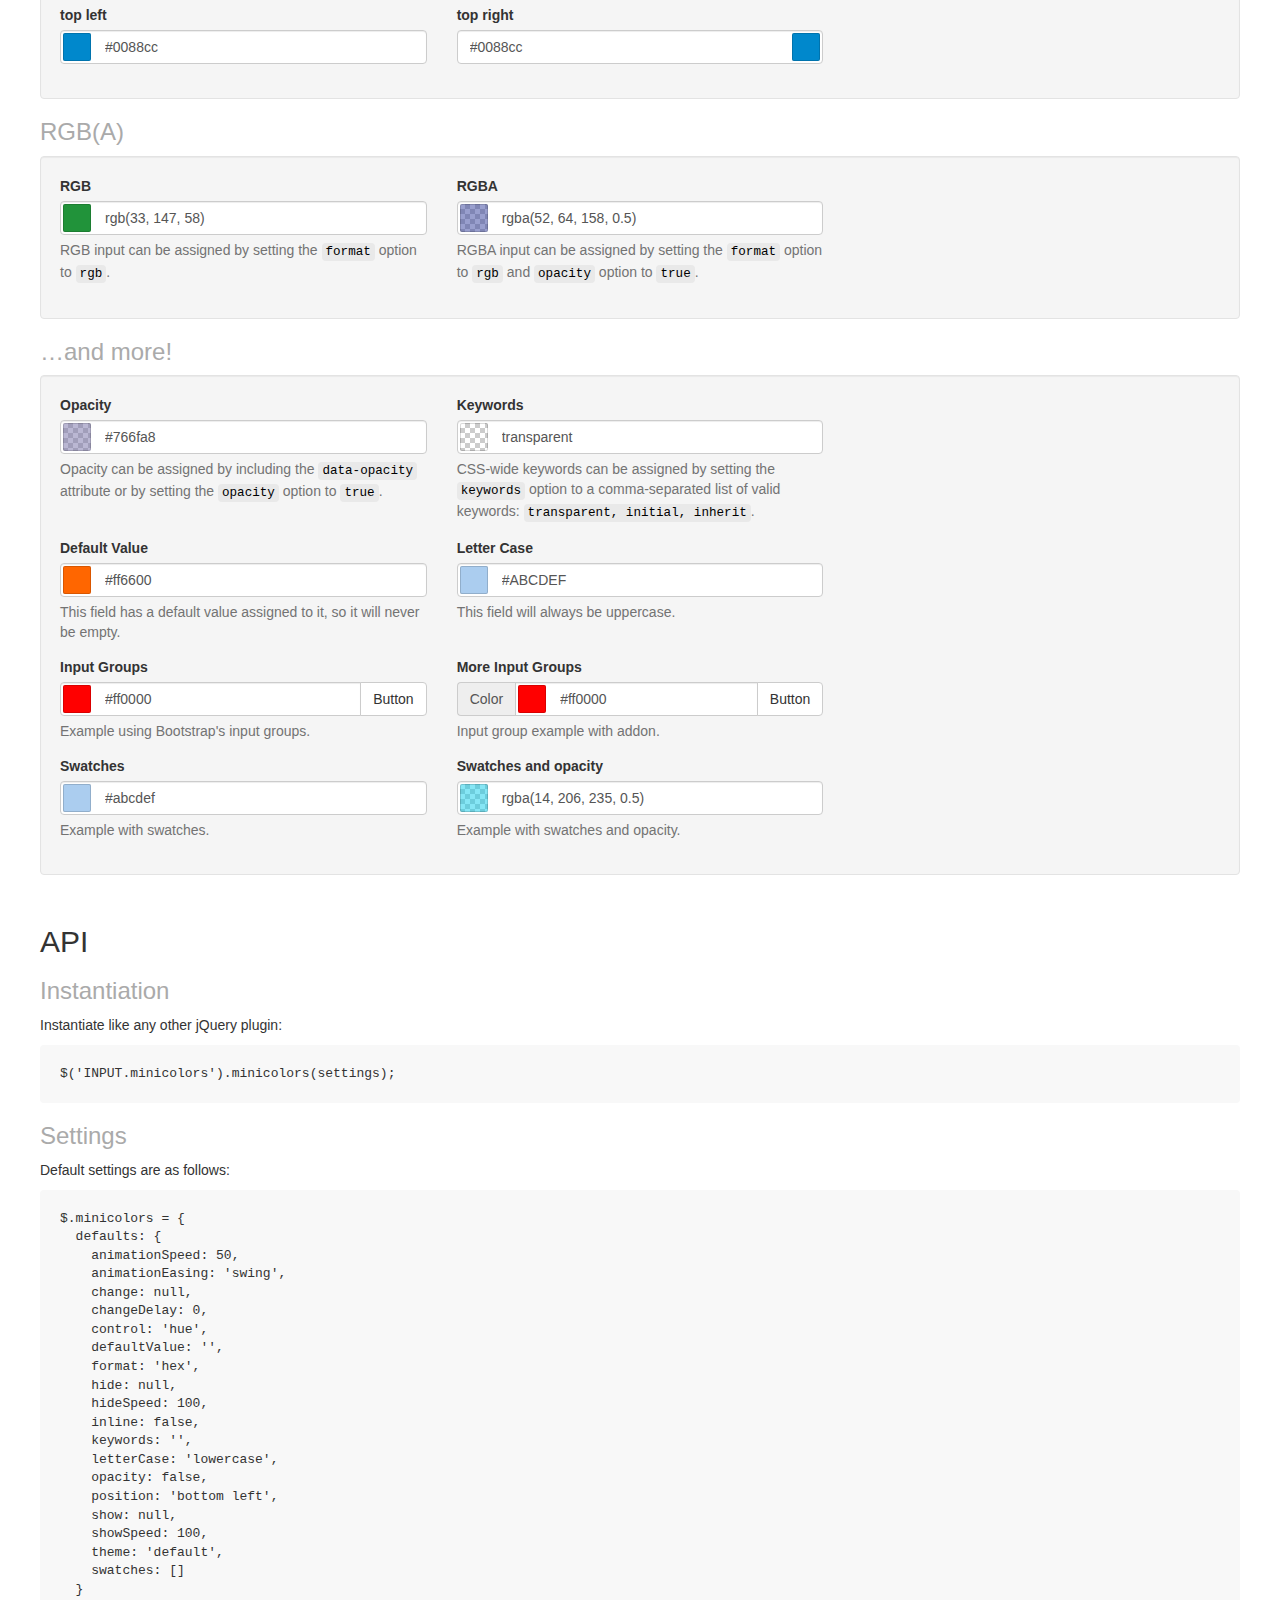
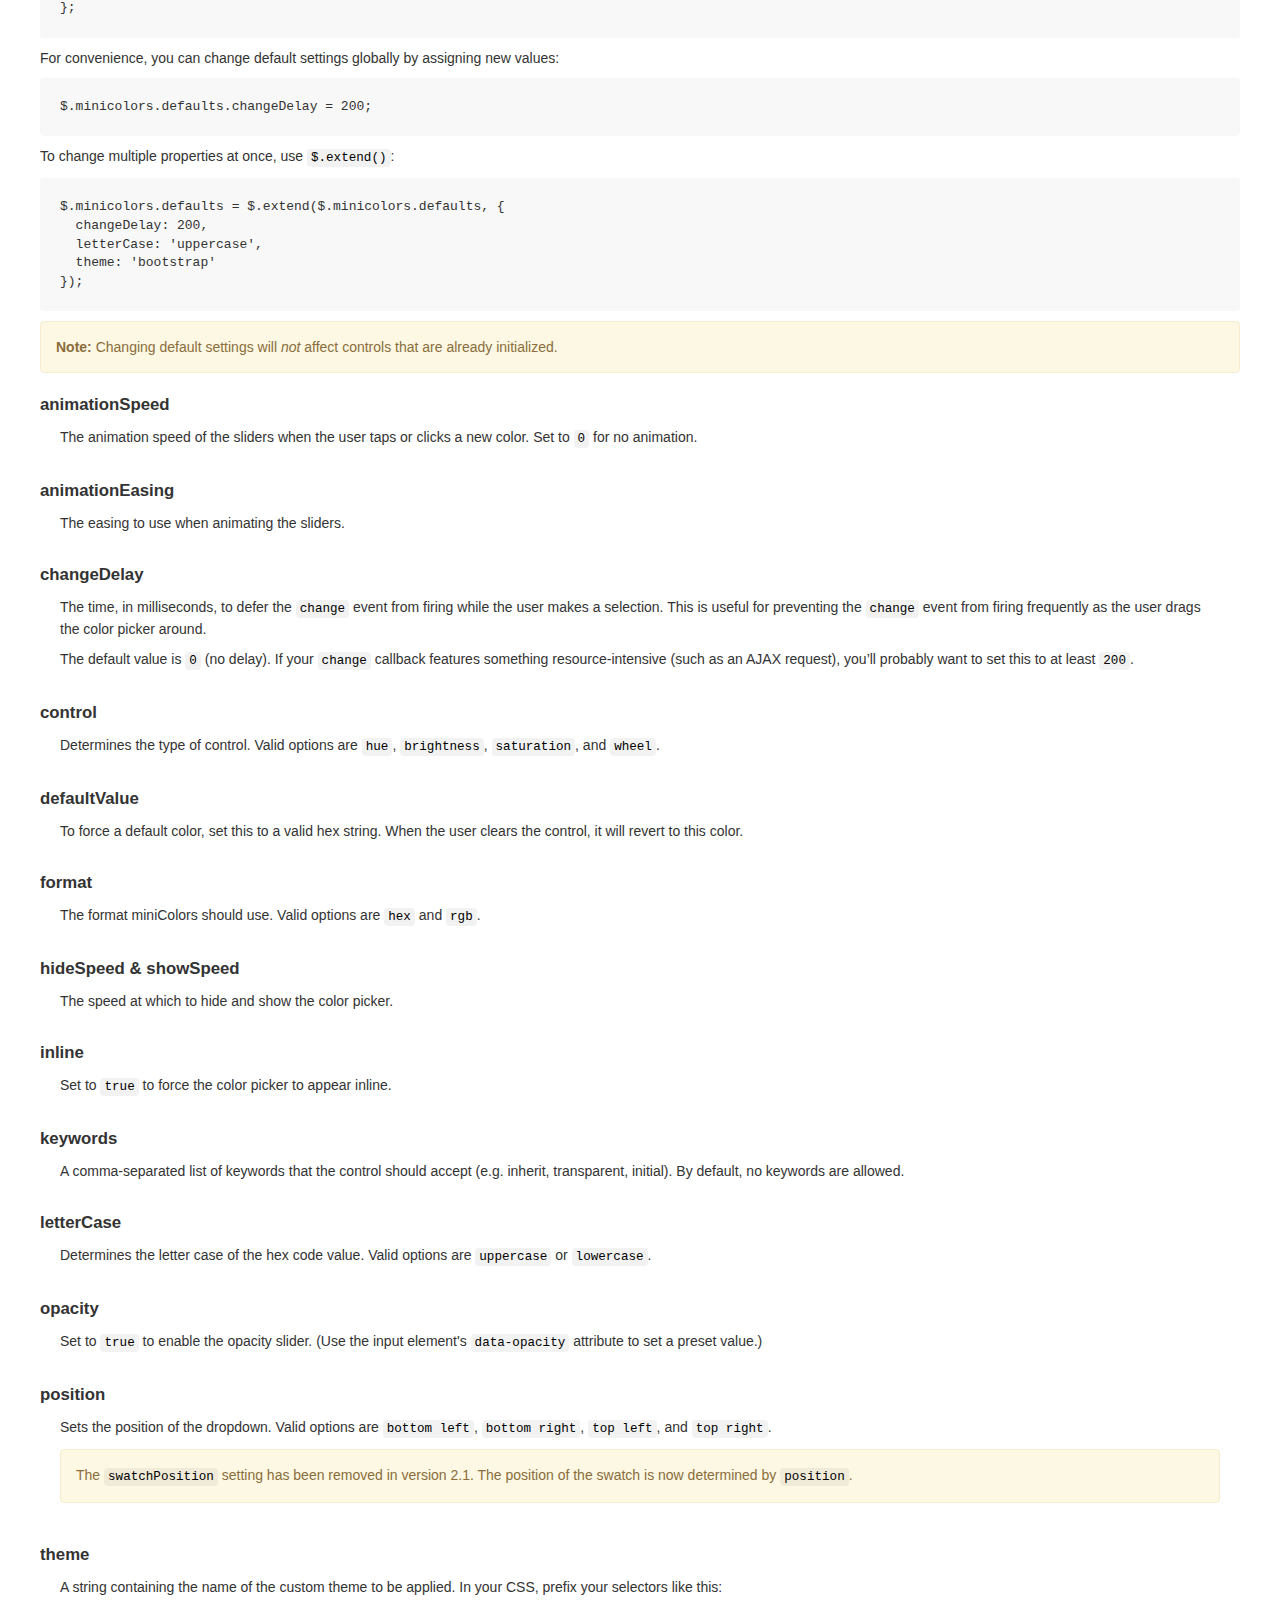
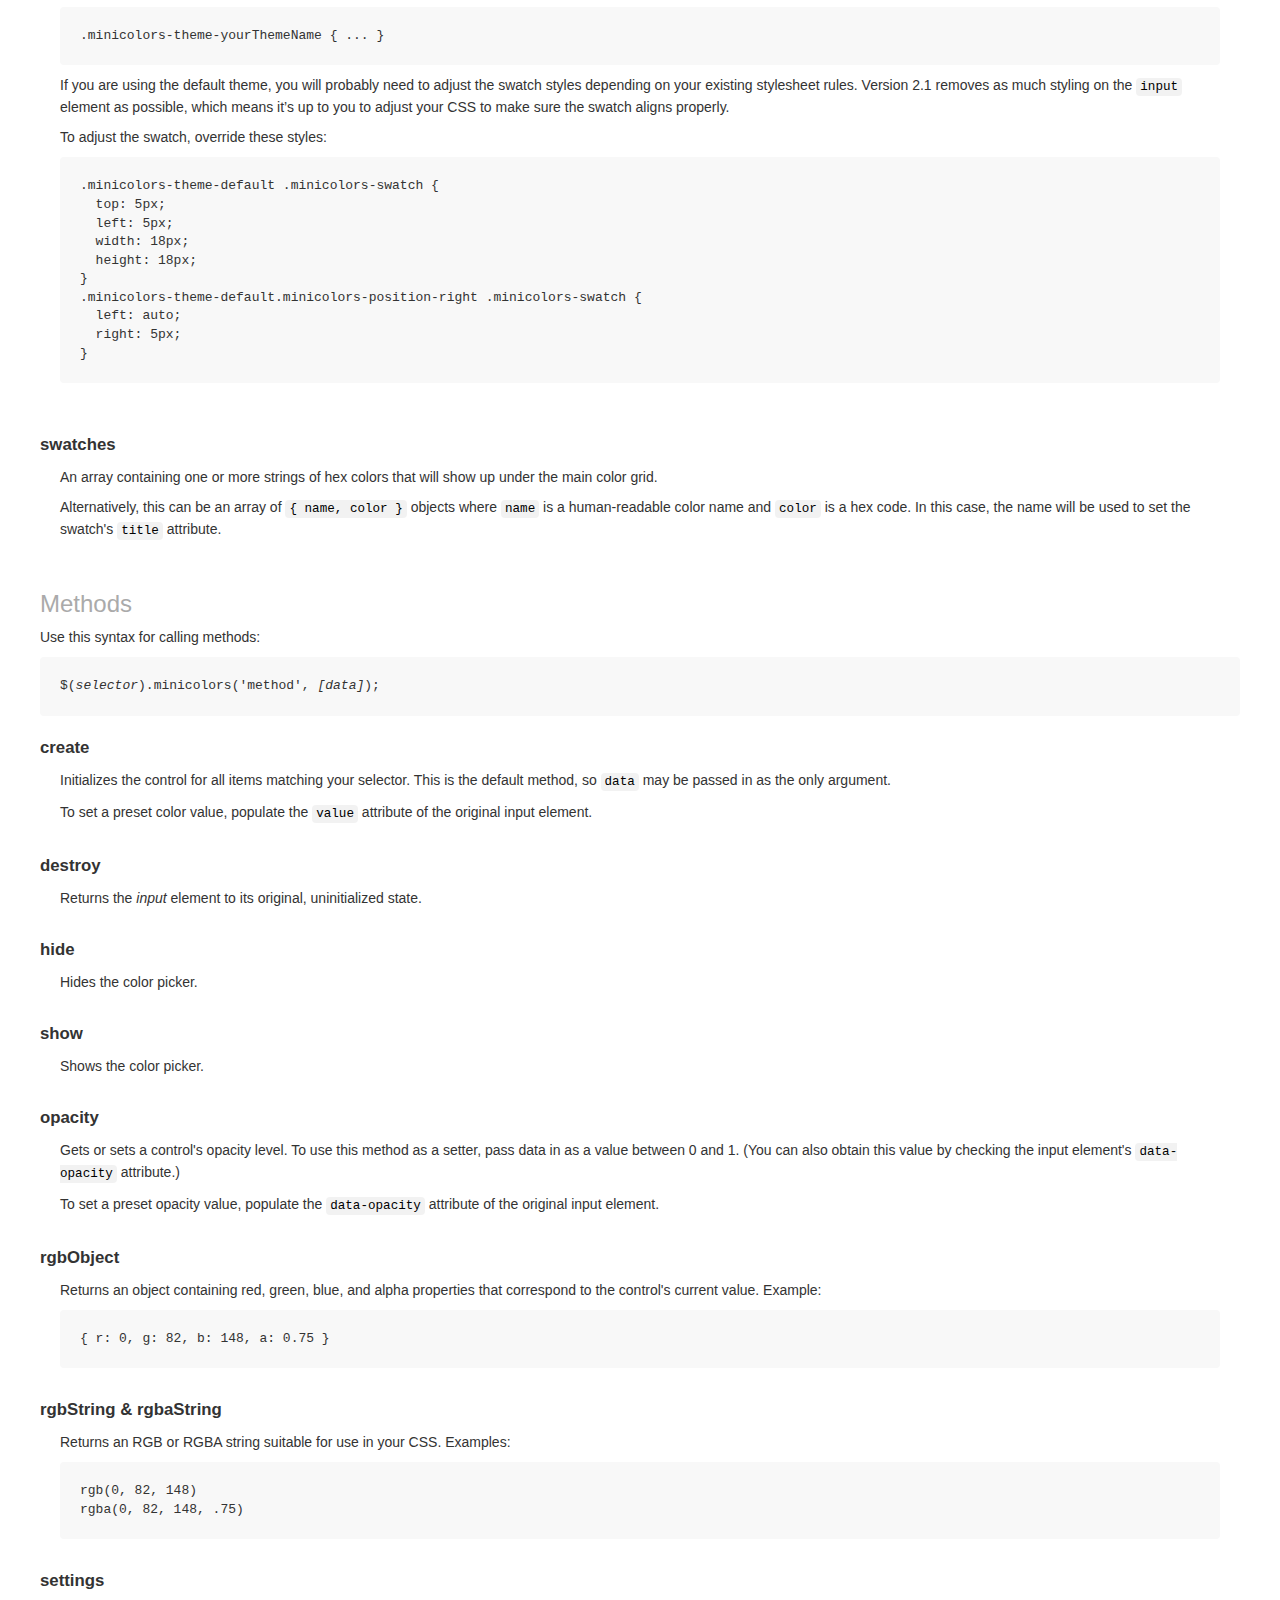
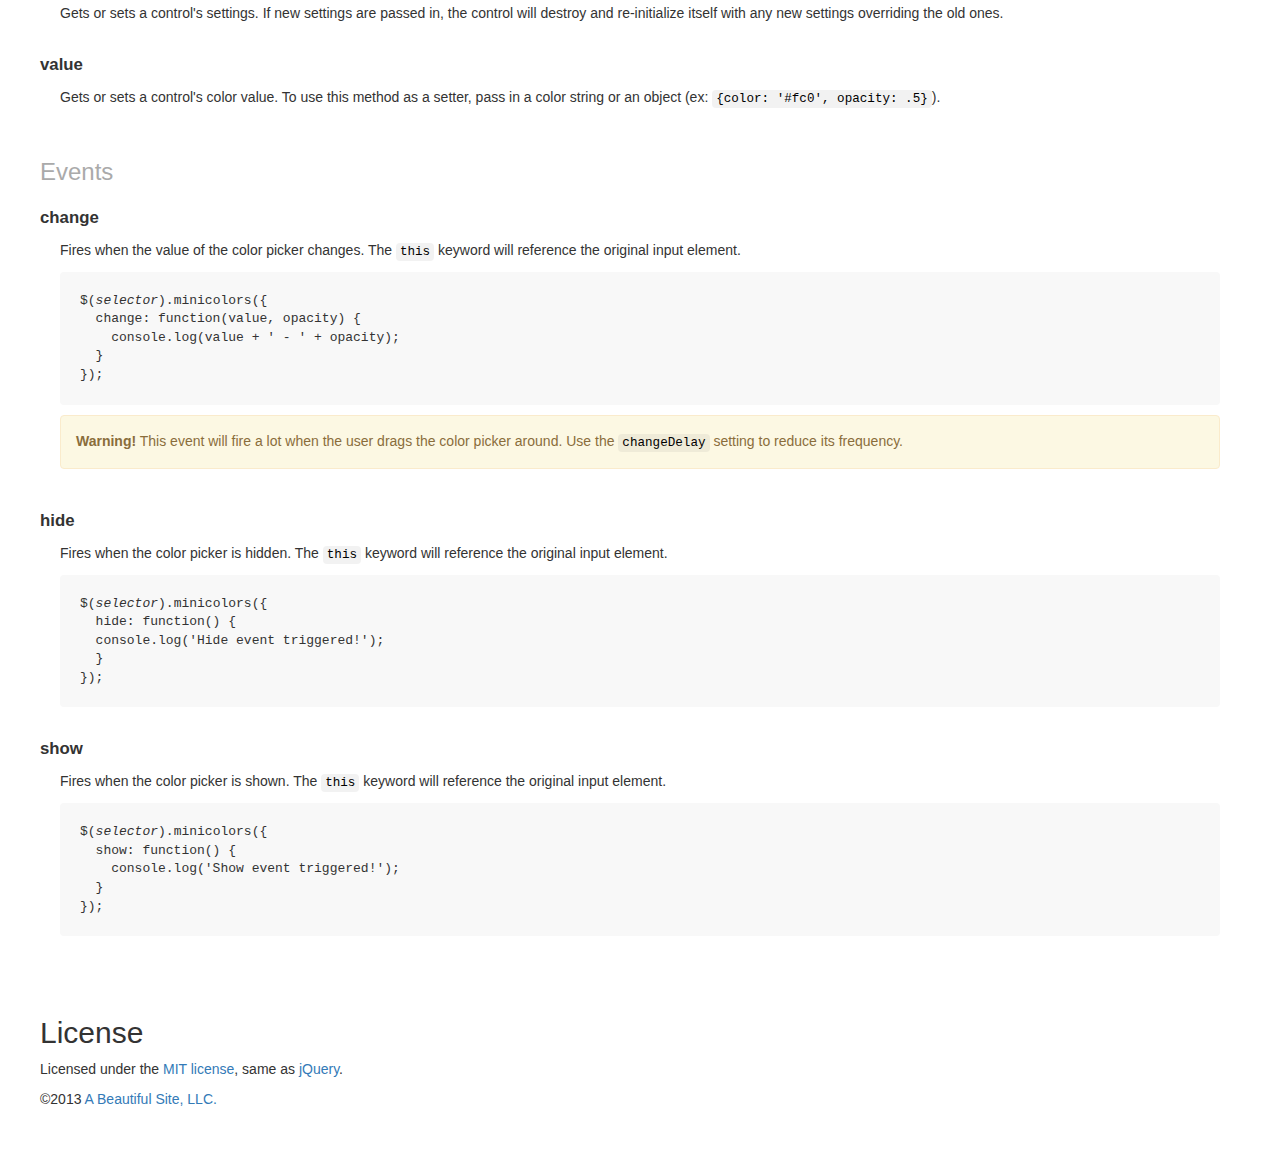
<file: website/assets/libs/jquery-minicolors-master/index.html>
<!DOCTYPE html>
<html>
<head>
  <title>jQuery MiniColors</title>
  <meta charset="utf-8">

  <!-- jQuery -->
  <script src="https://ajax.googleapis.com/ajax/libs/jquery/1.10.2/jquery.min.js"></script>

  <!-- Bootstrap 3 -->
  <link rel="stylesheet" href="https://netdna.bootstrapcdn.com/bootstrap/3.3.1/css/bootstrap.min.css">
  <script src="https://netdna.bootstrapcdn.com/bootstrap/3.3.1/js/bootstrap.min.js"></script>

  <!-- MiniColors -->
  <script src="jquery.minicolors.js"></script>
  <link rel="stylesheet" href="jquery.minicolors.css">

  <style>
    dl {
      margin: 20px 0;
    }
    dt {
      font-size: 120%;
    }
    dd {
      padding: 10px 20px 20px 20px;
    }
    dd:last-child {
      border-bottom: none;
    }
    code {
      color: black;
      border: none;
      background: rgba(128, 128, 128, .1);
    }
    [dir=rtl] code {
      direction: ltr;
    }
    pre {
      background: #f8f8f8;
      border: none;
      color: #333;
      padding: 20px;
    }
    [dir=rtl] pre {
      direction: ltr;
    }
    h2 {
      margin-top: 50px;
    }
    h3 {
      color: #aaa;
    }
    .jumbotron {
      padding: 40px;
    }
    .jumbotron h1 {
      margin-top: 0;
    }
    .jumbotron p:last-child {
      margin-bottom: 0;
    }
  </style>

  <script>
    $(document).ready( function() {

      $('.demo').each( function() {
        //
        // Dear reader, it's actually very easy to initialize MiniColors. For example:
        //
        //  $(selector).minicolors();
        //
        // The way I've done it below is just for the demo, so don't get confused
        // by it. Also, data- attributes aren't supported at this time...they're
        // only used for this demo.
        //
        $(this).minicolors({
          control: $(this).attr('data-control') || 'hue',
          defaultValue: $(this).attr('data-defaultValue') || '',
          format: $(this).attr('data-format') || 'hex',
          keywords: $(this).attr('data-keywords') || '',
          inline: $(this).attr('data-inline') === 'true',
          letterCase: $(this).attr('data-letterCase') || 'lowercase',
          opacity: $(this).attr('data-opacity'),
          position: $(this).attr('data-position') || 'bottom',
          swatches: $(this).attr('data-swatches') ? $(this).attr('data-swatches').split('|') : [],
          change: function(value, opacity) {
            if( !value ) return;
            if( opacity ) value += ', ' + opacity;
            if( typeof console === 'object' ) {
              console.log(value);
            }
          },
          theme: 'bootstrap'
        });

      });

    });
  </script>
</head>
<body>
  <div class="row" style="margin: 40px 40px;">
    <div class="col-12">

      <!-- Intro -->
      <div id="intro" class="jumbotron">
        <h1>jQuery MiniColors</h1>
        <p class="text-muted">
          Now with Bootstrap 3 support!
        </p>
        <p>
          A project by <a href="https://www.abeautifulsite.net/">A Beautiful Site</a>,
          originally developed for <a href="https://www.surrealcms.com/">Surreal CMS</a>.
        </p>
      </div>

      <!-- Contents -->
      <h2 id="contents">Contents</h2>
      <ul>
        <li><a href="#download">Download</a></li>
        <li><a href="#demos">Demos</a></li>
        <li><a href="#api">API</a>
          <ul>
            <li><a href="#instantiation">Instantiation</a></li>
            <li><a href="#settings">Settings</a></li>
            <li><a href="#methods">Methods</a></li>
            <li><a href="#events">Events</a></li>
          </ul>
        </li>
        <li><a href="#license">License</a></li>
      </ul>

      <!-- Download -->
      <h2 id="download">Download</h2>
      <p>
        This project is on GitHub. Feel free to post bug reports, feature requests, and code
        improvements on the official project page.
      </p>
      <p>
        <a href="https://github.com/claviska/jquery-minicolors" class="btn btn-success">Download on GitHub</a>
      </p>

      <!-- Demos -->
      <h2 id="demos">Demos</h2>
      <p>
        This is the main demo page, which uses <a href="https://getbootstrap.com/">Bootstrap 3</a>,
        but this plugin works without Bootstrap as well.
      </p>
      <p>
        <a href="without-bootstrap.html" class="btn btn-primary">View Demo Without Bootstrap</a>
      </p>
      <p>
        <a class="btn btn-primary" onclick="$(body).attr('dir')=='rtl'?$(body).removeAttr('dir'):$(body).attr('dir', 'rtl')">Toggle LTR/RTL</a>
      </p>

      <!-- Control types -->
      <h3>Control Types</h3>
      <div class="well">
        <div class="row">
          <div class="col-lg-4 col-sm-4 col-12">

            <div class="form-group">
              <label for="hue-demo">Hue (default)</label>
              <input type="text" id="hue-demo" class="form-control demo" data-control="hue" value="#ff6161">
            </div>
            <div class="form-group">
              <label for="saturation-demo">Saturation</label>
              <input type="text" id="saturation-demo" class="form-control demo" data-control="saturation" value="#0088cc">
            </div>
          </div>

          <div class="col-lg-4 col-sm-4 col-12">
            <div class="form-group">
              <label for="brightness-demo">Brightness</label>
              <input type="text" id="brightness-demo" class="form-control demo" data-control="brightness" value="#00ffff">
            </div>
            <div class="form-group">
              <label for="wheel-demo">Wheel</label>
              <input type="text" id="wheel-demo" class="form-control demo" data-control="wheel" value="#ff99ee">
            </div>
          </div>
        </div>
      </div>

      <!-- Input modes -->
      <h3>Input Modes</h3>
      <div class="well">
        <div class="row">
          <div class="col-lg-4 col-sm-4 col-12">
            <div class="form-group">
              <label for="text-field">Text field</label>
              <br>
              <input type="text" id="text-field" class="form-control demo" value="#70c24a">
            </div>
            <div class="form-group">
              <label for="hidden-input">Hidden Input</label>
              <br>
              <input type="hidden" id="hidden-input" class="demo" value="#db913d">
            </div>
          </div>
          <div class="col-lg-4 col-sm-4 col-12">
            <div class="form-group">
              <label for="inline">Inline</label>
              <br>
              <input type="text" id="inline" class="form-control demo" data-inline="true" value="#4fc8db">
            </div>
          </div>
        </div>
      </div>

      <!-- Positions -->
      <h3>Positions</h3>
      <div class="well">
        <p>
          Valid positions include <code>bottom left</code>, <code>bottom right</code>, <code>top
          left</code>, and <code>top right</code>.
        </p>
        <div class="row">
          <div class="col-lg-4 col-sm-4 col-12">
            <div class="form-group">
              <label for="position-bottom-left">bottom left (default)</label>
              <input type="text" id="position-bottom-left" class="form-control demo" data-position="bottom left" value="#0088cc">
            </div>
            <div class="form-group">
              <label for="position-top-left">top left</label>
              <input type="text" id="position-top-left" class="form-control demo" data-position="top left" value="#0088cc">
            </div>
          </div>
          <div class="col-lg-4 col-sm-4 col-12">
            <div class="form-group">
              <label for="position-bottom-right">bottom right</label>
              <input type="text" id="position-bottom-right" class="form-control demo" data-position="bottom right" value="#0088cc">
            </div>
            <div class="form-group">
              <label for="position-top-right">top right</label>
              <input type="text" id="position-top-right" class="form-control demo" data-position="top right" value="#0088cc">
            </div>
          </div>
          <div class="col-lg-4 col-sm-4 col-12">
          </div>
        </div>
      </div>

      <!-- RGB(A) -->
      <h3>RGB(A)</h3>
      <div class="well">
        <div class="row">
          <div class="col-lg-4 col-sm-4 col-12">
            <div class="form-group">
              <label for="rgb">RGB</label>
              <br>
              <input type="text" id="rgb" class="form-control demo" data-format="rgb" value="rgb(33, 147, 58)">
              <span class="help-block">
                RGB input can be assigned by setting the <code>format</code> option
                to <code>rgb</code>.
              </span>
            </div>
          </div>
          <div class="col-lg-4 col-sm-4 col-12">
            <div class="form-group">
              <label for="rgba">RGBA</label>
              <br>
              <input type="text" id="rgba" class="form-control demo" data-format="rgb" data-opacity=".5" value="rgba(52, 64, 158, 0.5)">
              <span class="help-block">
                RGBA input can be assigned by setting the <code>format</code>
                option to <code>rgb</code> and <code>opacity</code> option to
                <code>true</code>.
              </span>
            </div>
          </div>
        </div>
      </div>

      <!-- and more -->
      <h3>&hellip;and more!</h3>
      <div class="well">
        <div class="row">
          <div class="col-lg-4 col-sm-4 col-12">
            <div class="form-group">
              <label for="opacity">Opacity</label>
              <br>
              <input type="text" id="opacity" class="form-control demo" data-opacity=".5" value="#766fa8">
              <span class="help-block">
                Opacity can be assigned by including the <code>data-opacity</code>
                attribute or by setting the <code>opacity</code> option to
                <code>true</code>.
              </span>
            </div>
          </div>
          <div class="col-lg-4 col-sm-4 col-12">
            <div class="form-group">
              <label for="keywords">Keywords</label>
              <br>
              <input type="text" id="keywords" class="form-control demo" data-keywords="transparent, initial, inherit" value="transparent">
              <span class="help-block">
                CSS-wide keywords can be assigned by setting the <code>keywords</code>
                option to a comma-separated list of valid keywords: <code>transparent,
                initial, inherit</code>.
              </span>
            </div>
          </div>
        </div>
        <div class="row">
          <div class="col-lg-4 col-sm-4 col-12">
            <div class="form-group">
              <label for="default-value">Default Value</label>
              <br>
              <input type="text" id="default-value" class="form-control demo" data-defaultValue="#ff6600">
              <span class="help-block">
                This field has a default value assigned to it, so it will never be empty.
              </span>
            </div>
          </div>
          <div class="col-lg-4 col-sm-4 col-12">
            <div class="form-group">
              <label for="letter-case">Letter Case</label>
              <br>
              <input type="text" id="letter-case" class="form-control demo" data-letterCase="uppercase" value="#abcdef">
              <span class="help-block">
                This field will always be uppercase.
              </span>
            </div>
          </div>
        </div>
        <div class="row">
          <div class="col-lg-4 col-sm-4 col-12">
            <div class="form-group">
              <label for="input-group">Input Groups</label>
              <div class="input-group">
                <input type="text" id="input-group" class="form-control demo" value="#ff0000"/>
                <span class="input-group-btn">
                  <button class="btn btn-default" type="button">Button</button>
                </span>
              </div>
              <span class="help-block">
                Example using Bootstrap's input groups.
              </span>
            </div>
          </div>
          <div class="col-lg-4 col-sm-4 col-12">
            <div class="form-group">
              <label for="more-input-group">More Input Groups</label>
              <div class="input-group">
                <span class="input-group-addon">Color</span>
                <input type="text" id="more-input-group" class="form-control demo" value="#ff0000"/>
                <span class="input-group-btn">
                  <button class="btn btn-default" type="button">Button</button>
                </span>
              </div>
              <span class="help-block">
                Input group example with addon.
              </span>
            </div>
          </div>
        </div>
        <div class="row">
          <div class="col-lg-4 col-sm-4 col-12">
            <div class="form-group">
              <label for="letter-case">Swatches</label>
              <br>
              <input type="text" id="swatches" class="form-control demo" data-swatches="#ef9a9a|#90caf9|#a5d6a7|#fff59d|#ffcc80|#bcaaa4|#eeeeee|#f44336|#2196f3|#4caf50|#ffeb3b|#ff9800|#795548|#9e9e9e" value="#abcdef">
              <span class="help-block">
                Example with swatches.
              </span>
            </div>
          </div>
          <div class="col-lg-4 col-sm-4 col-12">
            <div class="form-group">
              <label for="letter-case">Swatches and opacity</label>
              <br>
              <input type="text" id="swatches" class="form-control demo" data-format="rgb" data-opacity="1" data-swatches="#fff|#000|#f00|#0f0|#00f|#ff0|rgba(0,0,255,0.5)"  value="rgba(14, 206, 235, .5)">
              <span class="help-block">
                Example with swatches and opacity.
              </span>
            </div>
          </div>
        </div>
      </div>

      <!-- API -->
      <h2 id="api">API</h2>

      <!-- Instantiation -->
      <h3 id="instantiation">Instantiation</h3>
      <p>
        Instantiate like any other jQuery plugin:
      </p>
      <pre>$('INPUT.minicolors').minicolors(settings);</pre>

      <!-- Settings -->
      <h3 id="settings">Settings</h3>

      <p>
        Default settings are as follows:
      </p>
<pre>
$.minicolors = {
  defaults: {
    animationSpeed: 50,
    animationEasing: 'swing',
    change: null,
    changeDelay: 0,
    control: 'hue',
    defaultValue: '',
    format: 'hex',
    hide: null,
    hideSpeed: 100,
    inline: false,
    keywords: '',
    letterCase: 'lowercase',
    opacity: false,
    position: 'bottom left',
    show: null,
    showSpeed: 100,
    theme: 'default',
    swatches: []
  }
};
</pre>
      <p>
        For convenience, you can change default settings globally by assigning new values:
      </p>
<pre>
$.minicolors.defaults.changeDelay = 200;
</pre>
      <p>
        To change multiple properties at once, use <code>$.extend()</code>:
      </p>
<pre>
$.minicolors.defaults = $.extend($.minicolors.defaults, {
  changeDelay: 200,
  letterCase: 'uppercase',
  theme: 'bootstrap'
});
</pre>
      <p class="alert alert-warning">
        <strong>Note:</strong> Changing default settings will <em>not</em> affect controls that
        are already initialized.
      </p>

      <dl>
        <dt>animationSpeed</dt>
        <dd>
          <p>
            The animation speed of the sliders when the user taps or clicks a new color. Set to
            <code>0</code> for no animation.
          </p>
        </dd>

        <dt>animationEasing</dt>
        <dd>
          <p>
            The easing to use when animating the sliders.
          </p>
        </dd>

        <dt>changeDelay</dt>
        <dd>
          <p>
            The time, in milliseconds, to defer the <code>change</code> event from firing while
            the user makes a selection. This is useful for preventing the <code>change</code> event
            from firing frequently as the user drags the color picker around.
          </p>
          <p>
            The default value is <code>0</code> (no delay). If your <code>change</code> callback
            features something resource-intensive (such as an AJAX request), you’ll probably want
            to set this to at least <code>200</code>.
          </p>
        </dd>

        <dt>control</dt>
        <dd>
          <p>
            Determines the type of control. Valid options are <code>hue</code>, <code>brightness</code>,
            <code>saturation</code>, and <code>wheel</code>.
          </p>
        </dd>

        <dt>defaultValue</dt>
        <dd>
          <p>
            To force a default color, set this to a valid hex string. When the user clears the
            control, it will revert to this color.
          </p>
        </dd>

        <dt>format</dt>
        <dd>
          <p>
            The format miniColors should use. Valid options are <code>hex</code> and
            <code>rgb</code>.
          </p>
        </dd>

        <dt>hideSpeed &amp; showSpeed</dt>
        <dd>
          <p>
            The speed at which to hide and show the color picker.
          </p>
        </dd>

        <dt>inline</dt>
        <dd>
          <p>
            Set to <code>true</code> to force the color picker to appear inline.
          </p>
        </dd>

        <dt>keywords</dt>
        <dd>
          <p>
            A comma-separated list of keywords that the control should accept (e.g. inherit,
            transparent, initial). By default, no keywords are allowed.
          </p>
        </dd>

        <dt>letterCase</dt>
        <dd>
          <p>
            Determines the letter case of the hex code value. Valid options are <code>uppercase</code>
            or <code>lowercase</code>.
          </p>
        </dd>

        <dt>opacity</dt>
        <dd>
          <p>
            Set to <code>true</code> to enable the opacity slider. (Use the input element's
            <code>data-opacity</code> attribute to set a preset value.)
          </p>
        </dd>

        <dt>position</dt>
        <dd>
          <p>
            Sets the position of the dropdown. Valid options are <code>bottom left</code>,
            <code>bottom right</code>, <code>top left</code>, and <code>top right</code>.
          </p>
          <p class="alert alert-warning">
            The <code>swatchPosition</code> setting has been removed in version 2.1. The position
            of the swatch is now determined by <code>position</code>.
          </p>
        </dd>

        <dt>theme</dt>
        <dd>
          <p>
            A string containing the name of the custom theme to be applied. In your CSS, prefix
            your selectors like this:
          </p>
<pre>
.minicolors-theme-yourThemeName { ... }
</pre>
          <p>
            If you are using the default theme, you will probably need to adjust the swatch
            styles depending on your existing stylesheet rules. Version 2.1 removes as much
            styling on the <code>input</code> element as possible, which means it’s up to
            you to adjust your CSS to make sure the swatch aligns properly.
          </p>
          <p>
            To adjust the swatch, override these styles:
          </p>
<pre>
.minicolors-theme-default .minicolors-swatch {
  top: 5px;
  left: 5px;
  width: 18px;
  height: 18px;
}
.minicolors-theme-default.minicolors-position-right .minicolors-swatch {
  left: auto;
  right: 5px;
}
</pre>
          </div>
        </dd>

        <dt>swatches</dt>
        <dd>
          <p>
            An array containing one or more strings of hex colors that will show up under the main
            color grid.
          </p>
          <p>
            Alternatively, this can be an array of <code>{ name, color }</code> objects where
            <code>name</code> is a human-readable color name and <code>color</code> is a hex code.
            In this case, the name will be used to set the swatch's <code>title</code> attribute.
          </p>
        </dd>
      </dl>

      <!-- Methods -->
      <h3 id="methods">Methods</h3>
      <p>Use this syntax for calling methods:</p>
      <pre>$(<em>selector</em>).minicolors('method', <em>[data]</em>);</pre>
      <dl>
        <dt>create</dt>
        <dd>
          <p>
            Initializes the control for all items matching your selector. This is the default
            method, so <code>data</code> may be passed in as the only argument.
          </p>
          <p>
            To set a preset color value, populate the <code>value</code> attribute of the original
            input element.
          </p>
        </dd>

        <dt>destroy</dt>
        <dd>
          <p>
            Returns the <em>input</em> element to its original, uninitialized state.
          </p>
        </dd>

        <dt>hide</dt>
        <dd>
          <p>
            Hides the color picker.
          </p>
        </dd>

        <dt>show</dt>
        <dd>
          <p>
            Shows the color picker.
          </p>
        </dd>

        <dt>opacity</dt>
        <dd>
          <p>
            Gets or sets a control's opacity level. To use this method as a setter, pass data in
            as a value between 0 and 1. (You can also obtain this value by checking the input
            element's <code>data-opacity</code> attribute.)
          </p>
          <p>
            To set a preset opacity value, populate the <code>data-opacity</code> attribute of the
            original input element.
          </p>
        </dd>

        <dt>rgbObject</dt>
        <dd>
          <p>
            Returns an object containing red, green, blue, and alpha properties that correspond to
            the control's current value. Example:
          </p>
          <pre>{ r: 0, g: 82, b: 148, a: 0.75 }</pre>
        </dd>

        <dt>rgbString &amp; rgbaString</dt>
        <dd>
          <p>
            Returns an RGB or RGBA string suitable for use in your CSS. Examples:
          </p>
<pre>
rgb(0, 82, 148)
rgba(0, 82, 148, .75)
</pre>
        </dd>

        <dt>settings</dt>
        <dd>
          <p>
            Gets or sets a control's settings. If new settings are passed in, the control will
            destroy and re-initialize itself with any new settings overriding the old ones.
          </p>
        </dd>

        <dt>value</dt>
        <dd>
          <p>
            Gets or sets a control's color value. To use this method as a setter, pass
            in a color string or an object (ex: <code>{color: '#fc0', opacity: .5}</code>).
          </p>
        </dd>
      </dl>

      <!-- Events -->
      <h3 id="events">Events</h3>
      <dl>
        <dt>change</dt>
        <dd>
          <p>Fires when the value of the color picker changes. The <code>this</code> keyword will reference the original input element.
<pre>
$(<em>selector</em>).minicolors({
  change: function(value, opacity) {
    console.log(value + ' - ' + opacity);
  }
});
</pre>
          <p class="alert alert-warning">
            <strong>Warning!</strong> This event will fire a lot when the user drags the
            color picker around. Use the <code>changeDelay</code> setting to reduce its
            frequency.
          </p>
        </dd>

        <dt>hide</dt>
        <dd>
          <p>
            Fires when the color picker is hidden. The <code>this</code> keyword will reference
            the original input element.
          </p>
<pre>
$(<em>selector</em>).minicolors({
  hide: function() {
  console.log('Hide event triggered!');
  }
});
</pre>
        </dd>

        <dt>show</dt>
        <dd>
          <p>
            Fires when the color picker is shown. The <code>this</code> keyword will reference
            the original input element.
          </p>
<pre>
$(<em>selector</em>).minicolors({
  show: function() {
    console.log('Show event triggered!');
  }
});
</pre>
        </dd>
      </dl>

      <h2 id="license">License</h2>
      <p>
        Licensed under the <a href="https://opensource.org/licenses/MIT">MIT license</a>,
        same as <a href="https://jquery.org/license/">jQuery</a>.
      </p>
      <p>
        &copy;2013 <a href="https://www.abeautifulsite.net/">A Beautiful Site, LLC.</a>
      </p>
    </div>
  </div>
</body>
</html>
</file>
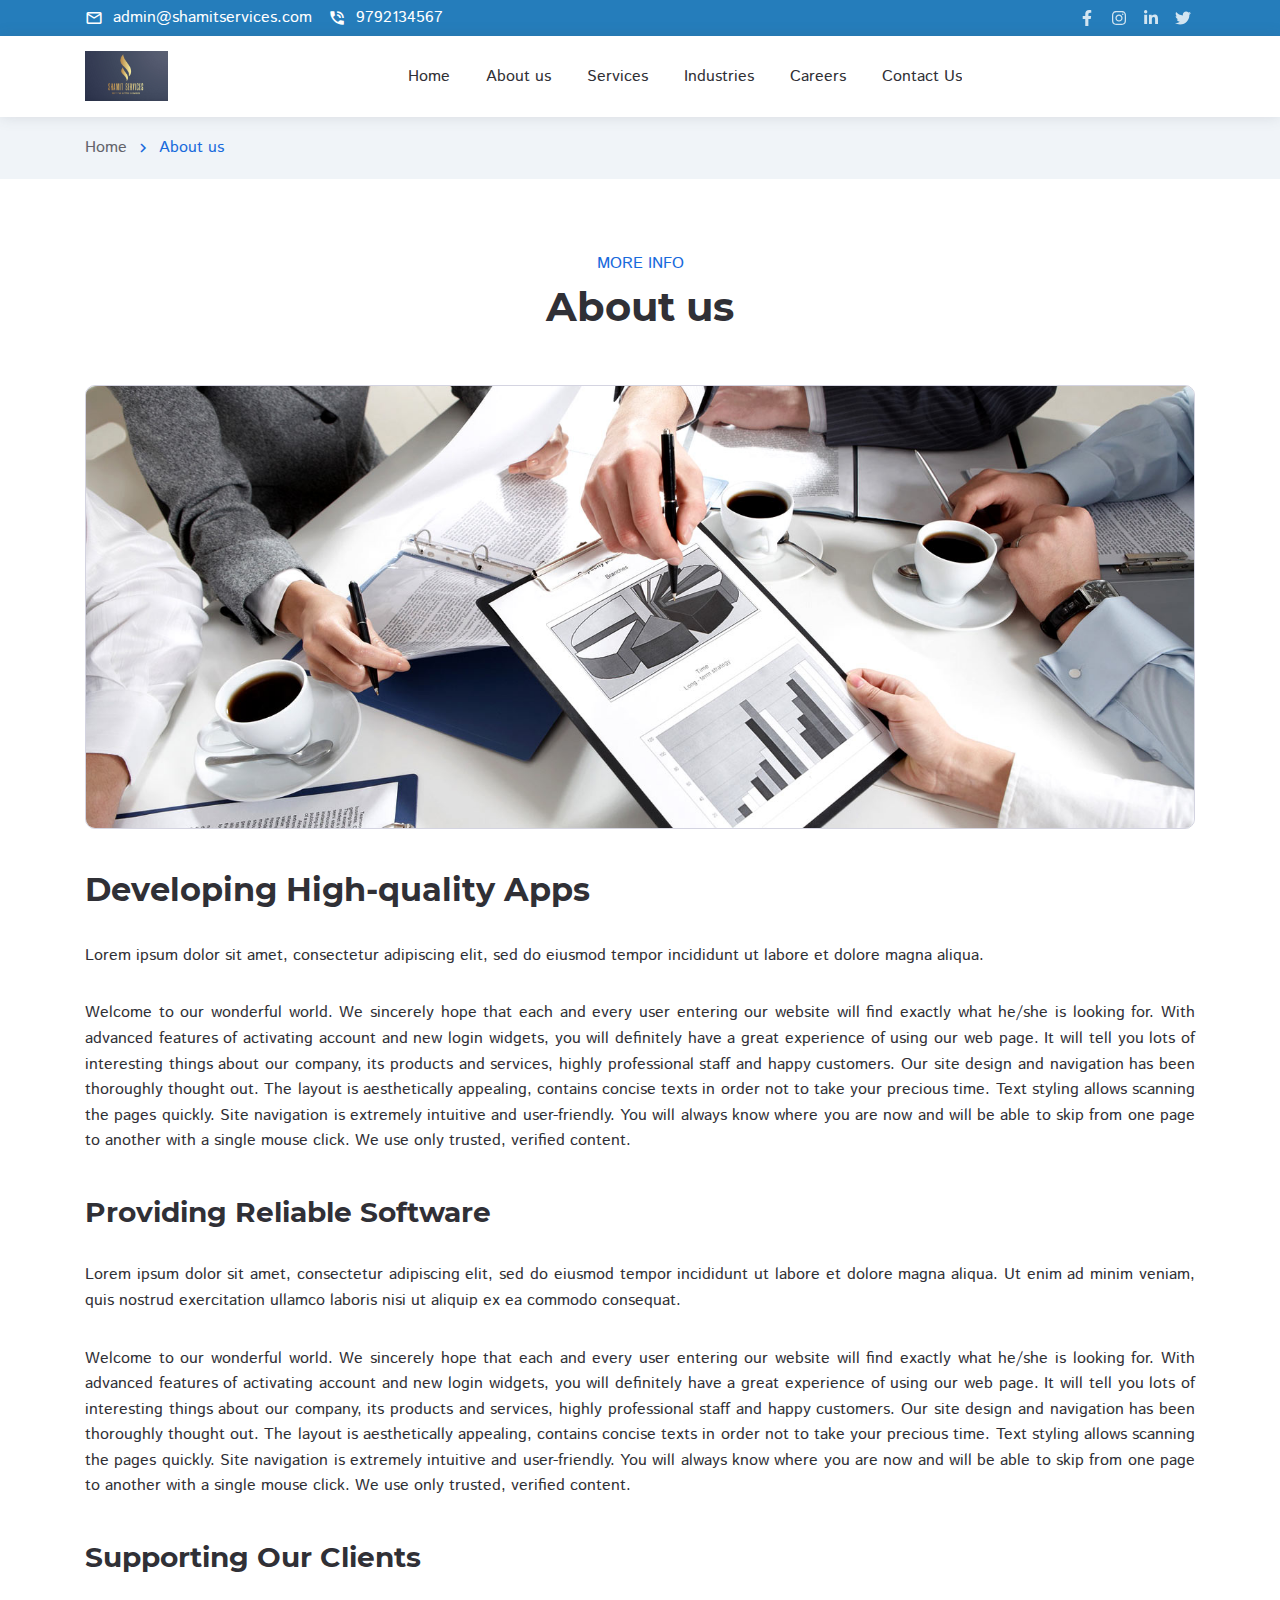
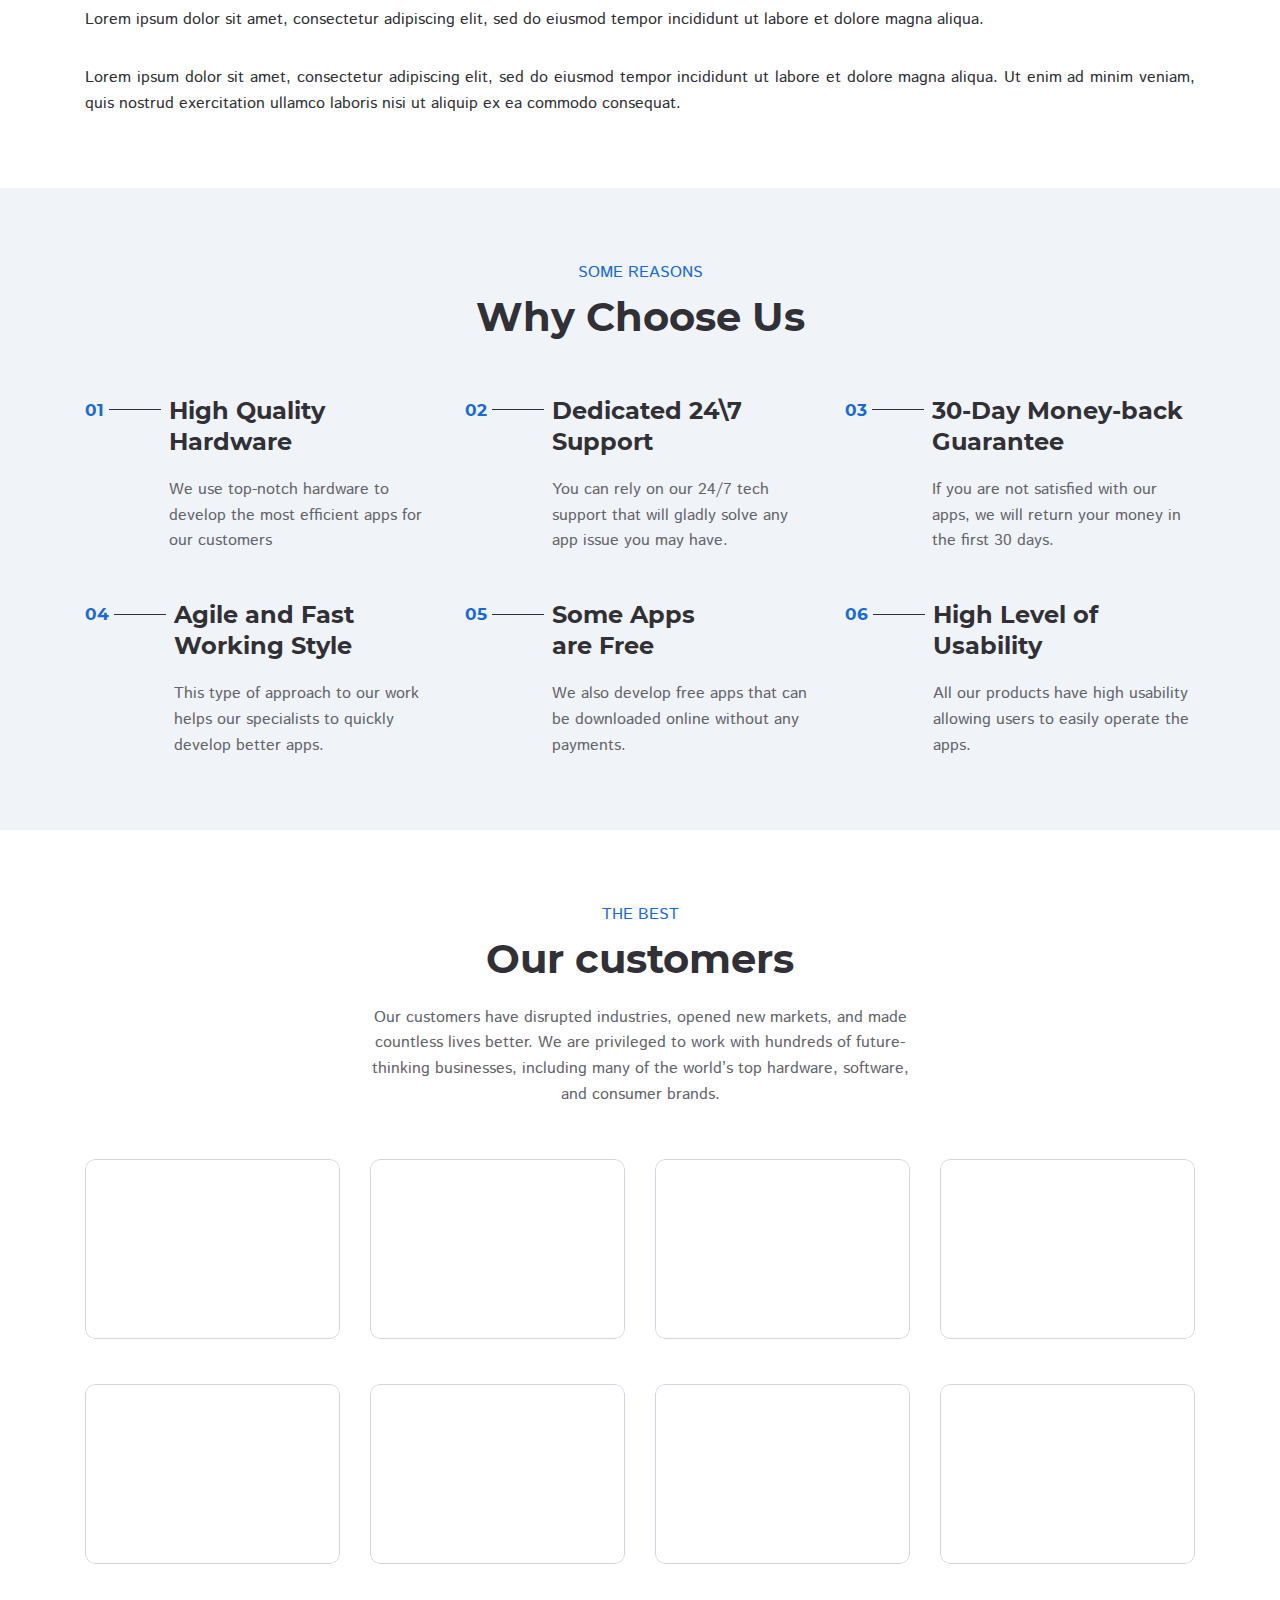
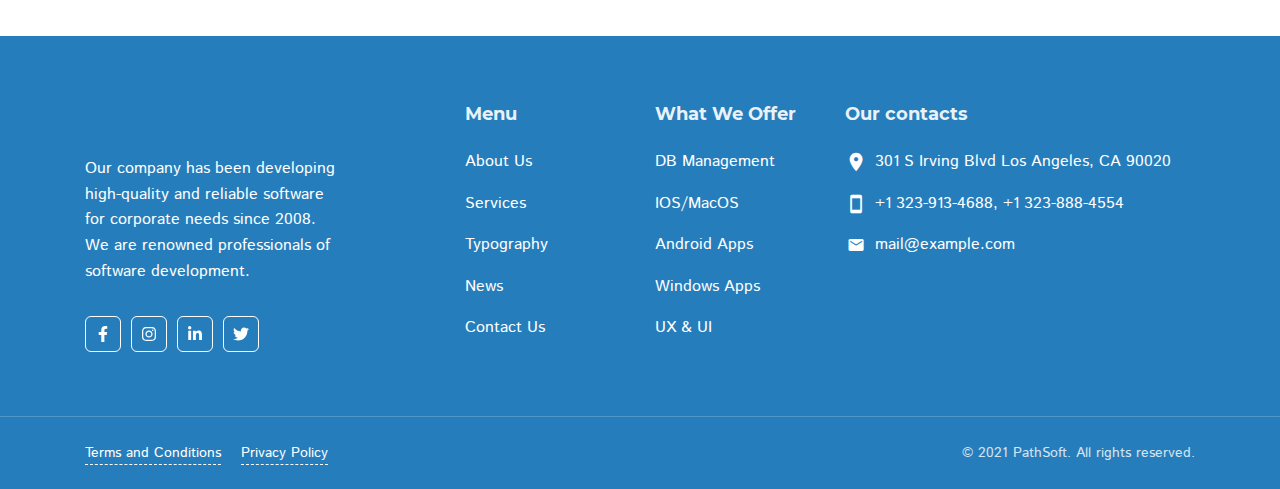
<file: website/about-us.html>
<!DOCTYPE html>
<html lang="en">

<head>

    <meta charset="utf-8">

    <title>PathSoft - IT Solution for You Business</title>

    <meta name="description" content="Description">
    <meta http-equiv="X-UA-Compatible" content="IE=edge">
    <meta name="viewport" content="width=device-width, initial-scale=1, maximum-scale=2">

    <link rel="icon" href="assets/img/favicon/favicon.ico" type="image/x-icon">

    <link rel="stylesheet" href="assets/css/libs.css">
    <link rel="stylesheet" href="assets/css/style.css">
    <link rel="preload" href="assets/fonts/istok-web-v15-latin/istok-web-v15-latin-regular.woff2" as="font"
        type="font/woff2" crossorigin>
    <link rel="preload" href="assets/fonts/istok-web-v15-latin/istok-web-v15-latin-700.woff2" as="font"
        type="font/woff2" crossorigin>
    <link rel="preload" href="assets/fonts/montserrat-v15-latin/montserrat-v15-latin-700.woff2" as="font"
        type="font/woff2" crossorigin>
    <link rel="preload" href="assets/fonts/montserrat-v15-latin/montserrat-v15-latin-600.woff2" as="font"
        type="font/woff2" crossorigin>

    <link rel="preload" href="assets/fonts/material-icons/material-icons.woff2" as="font" type="font/woff2" crossorigin>
    <link rel="preload" href="assets/fonts/material-icons/material-icons-outlined.woff2" as="font" type="font/woff2"
        crossorigin>

</head>

<body>

    <main class="main">

        <div class="main-inner">

            <!-- Begin mobile main menu -->
            <nav class="mmm">
                <div class="mmm-content">
                    <ul class="mmm-list">
                        <li><a href="index.html">Home</a></li>
                        <li><a href="about-us.html">About us</a></li>
                        <li><a href="services.html">Services</a></li>
                        <li><a href="typography.html">Typography</a></li>
                        <li><a href="tabs-and-accordions.html">Tabs & Accordions</a></li>
                        <li><a href="news.html">News</a></li>
                        <li><a href="contact-us.html">Contact Us</a></li>
                    </ul>
                </div>
                <div class="mmm-footer">
                    <ul class="mmm-lang">
                        <li class="active"><a href="#!"><span>En</span></a></li>
                        <li><a href="#!"><span>Sp</span></a></li>
                        <li><a href="#!"><span>It</span></a></li>
                        <li><a href="#!"><span>Uk</span></a></li>
                        <li><a href="#!"><span>Ru</span></a></li>
                    </ul>
                </div>
            </nav><!-- End mobile main menu -->

            <!-- <a class="bff d-none d-md-block" href="https://www.templatemonster.com/website-templates/pathsoft-it-solutions-for-your-business-services-website-template-83414.html">
    <div class="container">
        <div class="row">
            <div class="col">
                <div class="bff-container">
                    <p>Get Full-Featured PathSoft Template</p>
                    <div class="btn btn-border btn-small">
                        <span>SHOP NOW</span>
                        <svg class="btn-icon-right" viewBox="0 0 13 9" width="13" height="9"><use xlink:href="assets/img/sprite.svg#arrow-right"></use></svg>
                    </div>
                </div>
            </div>
        </div>
    </div>
</a> -->

           <!-- Begin header -->
           <header class="header">
            <!-- Begin header top -->
            <nav class="header-top">
                <div class="container">
                    <div class="row align-items-center justify-content-between">
                        <div class="col-auto">
                            <!-- Begin header top info -->
                            <ul class="header-top-info">
                                <li>
                                    <a href="mailto:mail@example.com">
                                        <i class="material-icons md-18">mail_outline</i>
                                        <span>admin@shamitservices.com</span>
                                    </a>
                                </li>
                                <li>
                                    <a href="mailto:mail@example.com" class="formingHrefTel">
                                        <i class="material-icons md-18">phone_in_talk</i>
                                        <span>9792134567</span>
                                    </a>
                                </li>
                            </ul><!-- Ennd header top info -->
                        </div>
                        <div class="col-auto">
                            <div class="header-top-links">
                                <!-- Begin social links -->
                                <ul class="social-links">
                                    <li>
                                        <a href="#!" title="Facebook">
                                            <svg viewBox="0 0 320 512">
                                                <use xlink:href="assets/img/sprite.svg#facebook-icon"></use>
                                            </svg>
                                        </a>
                                    </li>
                                    <li>
                                        <a href="#!" title="Instagram">
                                            <svg viewBox="0 0 448 512">
                                                <use xlink:href="assets/img/sprite.svg#instagram-icon"></use>
                                            </svg>
                                        </a>
                                    </li>
                                    <li>
                                        <a href="#!" title="LinkedIn">
                                            <svg viewBox="0 0 448 512">
                                                <use xlink:href="assets/img/sprite.svg#linkedin-icon"></use>
                                            </svg>
                                        </a>
                                    </li>
                                    <li>
                                        <a href="#!" title="Twitter">
                                            <svg viewBox="0 0 512 512">
                                                <use xlink:href="assets/img/sprite.svg#twitter-icon"></use>
                                            </svg>
                                        </a>
                                    </li>
                                </ul><!-- End social links -->
                            </div>
                        </div>
                    </div>
                </div>
            </nav><!-- End header top -->
            <!-- Begin header fixed -->
            <nav class="header-fixed">
                <div class="container">
                    <div class="row flex-nowrap align-items-center justify-content-between">
                        <div class="col-auto d-block d-lg-none header-fixed-col">
                            <div class="main-mnu-btn">
                                <span class="bar bar-1"></span>
                                <span class="bar bar-2"></span>
                                <span class="bar bar-3"></span>
                                <span class="bar bar-4"></span>
                            </div>
                        </div>
                        <div class="col-auto header-fixed-col">
                            <!-- Begin logo -->
                            <a href="/" class="logo" title="PathSoft">
                                <img src="assets/img/logo.jpg" width="115" height="50" alt="PathSoft">
                            </a><!-- End logo -->
                        </div>
                        <div class="col-auto header-fixed-col d-none d-lg-block col-static">
                            <!-- Begin main menu -->
                            <nav class="main-mnu">
                                <ul class="main-mnu-list">
                                    <li><a href="index.html" data-title="Home"><span>Home</span></a></li>
                                    <li><a href="about-us.html" data-title="About us"><span>About us</span></a></li>
                                    <li><a href="services.html" data-title="Services"><span>Services</span></a></li>
                                    <li><a href="" data-title="Industries"><span>Industries</span></a></li>
                                    <li><a href="" data-title="Careers"><span>Careers</span></a></li>
                                    <li><a href="contact-us.html" data-title="Contact Us"><span>Contact
                                                Us</span></a></li>
                                </ul>
                            </nav><!-- End main menu -->
                        </div>
                        <div class="col-auto header-fixed-col col-static">
                            <!-- Begin header actions -->
                            <ul class="header-actions">
                                <!-- Begin header navbar -->
                                <li class="d-block d-lg-none">
                                    <div class="header-navbar">
                                        <div class="header-navbar-btn">
                                            <i class="material-icons md-24">more_vert</i>
                                        </div>
                                        <ul class="header-navbar-content">
                                            <li>
                                                <a href="mailto:mail@example.com">
                                                    <i class="material-icons md-20">mail_outline</i>
                                                    <span>admin@shamitservices.com</span>
                                                </a>
                                            </li>
                                            <li>
                                                <a href="mailto:mail@example.com" class="formingHrefTel">
                                                    <i class="material-icons md-20">support_agent</i>
                                                    <span>1-888-777-1234</span>
                                                </a>
                                            </li>
                                            <li>
                                                <!-- Begin social links -->
                                                <ul class="social-links">
                                                    <li>
                                                        <a href="#!" title="Facebook">
                                                            <svg viewBox="0 0 320 512">
                                                                <use
                                                                    xlink:href="assets/img/sprite.svg#facebook-icon">
                                                                </use>
                                                            </svg>
                                                        </a>
                                                    </li>
                                                    <li>
                                                        <a href="#!" title="Instagram">
                                                            <svg viewBox="0 0 448 512">
                                                                <use
                                                                    xlink:href="assets/img/sprite.svg#instagram-icon">
                                                                </use>
                                                            </svg>
                                                        </a>
                                                    </li>
                                                    <li>
                                                        <a href="#!" title="LinkedIn">
                                                            <svg viewBox="0 0 448 512">
                                                                <use
                                                                    xlink:href="assets/img/sprite.svg#linkedin-icon">
                                                                </use>
                                                            </svg>
                                                        </a>
                                                    </li>
                                                    <li>
                                                        <a href="#!" title="Twitter">
                                                            <svg viewBox="0 0 512 512">
                                                                <use
                                                                    xlink:href="assets/img/sprite.svg#twitter-icon">
                                                                </use>
                                                            </svg>
                                                        </a>
                                                    </li>
                                                </ul><!-- End social links -->
                                            </li>
                                        </ul>
                                    </div>
                                </li><!-- End header navbar -->
                            </ul><!-- End header actions -->
                        </div>
                    </div>
                </div>
            </nav><!-- End header fixed -->
        </header><!-- End header -->

            <!-- Begin bread crumbs -->
            <nav class="bread-crumbs">
                <div class="container">
                    <div class="row">
                        <div class="col-12">
                            <ul class="bread-crumbs-list">
                                <li>
                                    <a href="index.html">Home</a>
                                    <i class="material-icons md-18">chevron_right</i>
                                </li>
                                <li><a href="#!">About us</a></li>
                            </ul>
                        </div>
                    </div>
                </div>
            </nav><!-- End bread crumbs -->

            <div class="section">
                <div class="container">
                    <div class="row">
                        <div class="col-12">
                            <div class="section-heading heading-center">
                                <div class="section-subheading">MORE INFO</div>
                                <h1>About us</h1>
                            </div>
                            <div class="content">
                                <div class="img-style">
                                    <img src="assets/img/about-img.jpg" alt="">
                                </div>
                                <h2>Developing High-quality Apps</h2>
                                <p>Lorem ipsum dolor sit amet, consectetur adipiscing elit, sed do eiusmod tempor
                                    incididunt ut labore et dolore magna aliqua.</p>
                                <p>Welcome to our wonderful world. We sincerely hope that each and every user entering
                                    our website will find exactly what he/she is looking for. With advanced features of
                                    activating account and new login widgets, you will definitely have a great
                                    experience of using our web page. It will tell you lots of interesting things about
                                    our company, its products and services, highly professional staff and happy
                                    customers. Our site design and navigation has been thoroughly thought out. The
                                    layout is aesthetically appealing, contains concise texts in order not to take your
                                    precious time. Text styling allows scanning the pages quickly. Site navigation is
                                    extremely intuitive and user-friendly. You will always know where you are now and
                                    will be able to skip from one page to another with a single mouse click. We use only
                                    trusted, verified content.</p>
                                <h3>Providing Reliable Software</h3>
                                <p>Lorem ipsum dolor sit amet, consectetur adipiscing elit, sed do eiusmod tempor
                                    incididunt ut labore et dolore magna aliqua. Ut enim ad minim veniam, quis nostrud
                                    exercitation ullamco laboris nisi ut aliquip ex ea commodo consequat.</p>
                                <p>Welcome to our wonderful world. We sincerely hope that each and every user entering
                                    our website will find exactly what he/she is looking for. With advanced features of
                                    activating account and new login widgets, you will definitely have a great
                                    experience of using our web page. It will tell you lots of interesting things about
                                    our company, its products and services, highly professional staff and happy
                                    customers. Our site design and navigation has been thoroughly thought out. The
                                    layout is aesthetically appealing, contains concise texts in order not to take your
                                    precious time. Text styling allows scanning the pages quickly. Site navigation is
                                    extremely intuitive and user-friendly. You will always know where you are now and
                                    will be able to skip from one page to another with a single mouse click. We use only
                                    trusted, verified content.</p>
                                <h3>Supporting Our Clients</h3>
                                <p>Lorem ipsum dolor sit amet, consectetur adipiscing elit, sed do eiusmod tempor
                                    incididunt ut labore et dolore magna aliqua.</p>
                                <p>Lorem ipsum dolor sit amet, consectetur adipiscing elit, sed do eiusmod tempor
                                    incididunt ut labore et dolore magna aliqua. Ut enim ad minim veniam, quis nostrud
                                    exercitation ullamco laboris nisi ut aliquip ex ea commodo consequat.</p>
                            </div>
                        </div>
                    </div>
                </div>
            </div>

            <!-- Begin advantages -->
            <section class="section section-bgc">
                <div class="container">
                    <div class="row items">
                        <div class="col-12">
                            <div class="section-heading heading-center">
                                <div class="section-subheading">some reasons</div>
                                <h2>Why Choose Us</h2>
                            </div>
                        </div>
                        <div class="col-lg-4 col-md-6 col-12 item">
                            <div class="ini">
                                <div class="ini-count">01</div>
                                <div class="ini-info">
                                    <h3 class="ini-heading item-heading-large">High Quality Hardware</h3>
                                    <div class="ini-desc">
                                        <p>We use top-notch hardware to develop the most efficient apps for our
                                            customers</p>
                                    </div>
                                </div>
                            </div>
                        </div>
                        <div class="col-lg-4 col-md-6 col-12 item">
                            <div class="ini">
                                <div class="ini-count">02</div>
                                <div class="ini-info">
                                    <h3 class="ini-heading item-heading-large">Dedicated 24\7 Support</h3>
                                    <div class="ini-desc">
                                        <p>You can rely on our 24/7 tech support that will gladly solve any app issue
                                            you may have.</p>
                                    </div>
                                </div>
                            </div>
                        </div>
                        <div class="col-lg-4 col-md-6 col-12 item">
                            <div class="ini">
                                <div class="ini-count">03</div>
                                <div class="ini-info">
                                    <h3 class="ini-heading item-heading-large">30-Day Money-back Guarantee</h3>
                                    <div class="ini-desc">
                                        <p>If you are not satisfied with our apps, we will return your money in the
                                            first 30 days.</p>
                                    </div>
                                </div>
                            </div>
                        </div>
                        <div class="col-lg-4 col-md-6 col-12 item">
                            <div class="ini">
                                <div class="ini-count">04</div>
                                <div class="ini-info">
                                    <h3 class="ini-heading item-heading-large">Agile and Fast Working Style</h3>
                                    <div class="ini-desc">
                                        <p>This type of approach to our work helps our specialists to quickly develop
                                            better apps.</p>
                                    </div>
                                </div>
                            </div>
                        </div>
                        <div class="col-lg-4 col-md-6 col-12 item">
                            <div class="ini">
                                <div class="ini-count">05</div>
                                <div class="ini-info">
                                    <h3 class="ini-heading item-heading-large">Some Apps <br> are Free</h3>
                                    <div class="ini-desc">
                                        <p>We also develop free apps that can be downloaded online without any payments.
                                        </p>
                                    </div>
                                </div>
                            </div>
                        </div>
                        <div class="col-lg-4 col-md-6 col-12 item">
                            <div class="ini">
                                <div class="ini-count">06</div>
                                <div class="ini-info">
                                    <h3 class="ini-heading item-heading-large">High Level of Usability</h3>
                                    <div class="ini-desc">
                                        <p>All our products have high usability allowing users to easily operate the
                                            apps.</p>
                                    </div>
                                </div>
                            </div>
                        </div>
                    </div>
                </div>
            </section><!-- End advantages -->

            <!-- Begin our customers -->
            <section class="section">
                <div class="container">
                    <div class="row items">
                        <div class="col-12">
                            <div class="section-heading heading-center">
                                <div class="section-subheading">The best</div>
                                <h2>Our customers</h2>
                                <p class="section-desc">Our customers have disrupted industries, opened new markets, and
                                    made countless lives better. We are privileged to work with hundreds of
                                    future-thinking businesses, including many of the world’s top hardware, software,
                                    and consumer brands.</p>
                            </div>
                        </div>
                        <div class="col-lg-3 col-md-4 col-sm-4 col-6 item">
                            <!-- Begin brands item -->
                            <div class="brands-item item-style">
                                <img data-src="assets/img/brands/circle.png" class="lazy"
                                    src="[data-uri]"
                                    alt="">
                            </div><!-- End brands item -->
                        </div>
                        <div class="col-lg-3 col-md-4 col-sm-4 col-6 item">
                            <!-- Begin brands item -->
                            <div class="brands-item item-style">
                                <img data-src="assets/img/brands/codelab.png" class="lazy"
                                    src="[data-uri]"
                                    alt="">
                            </div><!-- End brands item -->
                        </div>
                        <div class="col-lg-3 col-md-4 col-sm-4 col-6 item">
                            <!-- Begin brands item -->
                            <div class="brands-item item-style">
                                <img data-src="assets/img/brands/earth.png" class="lazy"
                                    src="[data-uri]"
                                    alt="">
                            </div><!-- End brands item -->
                        </div>
                        <div class="col-lg-3 col-md-4 col-sm-4 col-6 item">
                            <!-- Begin brands item -->
                            <div class="brands-item item-style">
                                <img data-src="assets/img/brands/hexa.png" class="lazy"
                                    src="[data-uri]"
                                    alt="">
                            </div><!-- End brands item -->
                        </div>
                        <div class="col-lg-3 col-md-4 col-sm-4 col-6 item">
                            <!-- Begin brands item -->
                            <div class="brands-item item-style">
                                <img data-src="assets/img/brands/lightai.png" class="lazy"
                                    src="[data-uri]"
                                    alt="">
                            </div><!-- End brands item -->
                        </div>
                        <div class="col-lg-3 col-md-4 col-sm-4 col-6 item">
                            <!-- Begin brands item -->
                            <div class="brands-item item-style">
                                <img data-src="assets/img/brands/nirastate.png" class="lazy"
                                    src="[data-uri]"
                                    alt="">
                            </div><!-- End brands item -->
                        </div>
                        <div class="col-lg-3 col-md-4 col-sm-4 col-6 item">
                            <!-- Begin brands item -->
                            <div class="brands-item item-style">
                                <img data-src="assets/img/brands/treva.png" class="lazy"
                                    src="[data-uri]"
                                    alt="">
                            </div><!-- End brands item -->
                        </div>
                        <div class="col-lg-3 col-md-4 col-sm-4 col-6 item">
                            <!-- Begin brands item -->
                            <div class="brands-item item-style">
                                <img data-src="assets/img/brands/zootv.png" class="lazy"
                                    src="[data-uri]"
                                    alt="">
                            </div><!-- End brands item -->
                        </div>
                    </div>
                </div>
            </section><!-- End our customers -->

        </div>

        <!-- <a class="bff d-none d-md-block" href="https://www.templatemonster.com/website-templates/pathsoft-it-solutions-for-your-business-services-website-template-83414.html">
    <div class="container">
        <div class="row">
            <div class="col">
                <div class="bff-container">
                    <p>Get Full-Featured PathSoft Template</p>
                    <div class="btn btn-border btn-small">
                        <span>VIEW NOW</span>
                        <svg class="btn-icon-right" viewBox="0 0 13 9" width="13" height="9"><use xlink:href="assets/img/sprite.svg#arrow-right"></use></svg>
                    </div>
                </div>
            </div>
        </div>
    </div>
</a> -->

        <!-- Begin footer -->
        <footer class="footer">
            <div class="footer-main">
                <div class="container">
                    <div class="row items">
                        <div class="col-xl-3 col-lg-3 col-md-5 col-12 item">
                            <!-- Begin company info -->
                            <div class="footer-company-info">
                                <div class="footer-company-top">
                                    <a href="/" class="logo" title="PathSoft">
                                        <img data-src="assets/img/logo-white.svg" width="115" height="36" class="lazy"
                                            src="[data-uri]"
                                            alt="PathSoft">
                                    </a>
                                    <div class="footer-company-desc">
                                        <p>Our company has been developing high-quality and reliable software for
                                            corporate needs since 2008. We are renowned professionals of software
                                            development.</p>
                                    </div>
                                </div>
                                <ul class="footer-social-links">
                                    <li>
                                        <a href="#!" title="Facebook">
                                            <svg viewBox="0 0 320 512">
                                                <use xlink:href="assets/img/sprite.svg#facebook-icon"></use>
                                            </svg>
                                        </a>
                                    </li>
                                    <li>
                                        <a href="#!" title="Instagram">
                                            <svg viewBox="0 0 448 512">
                                                <use xlink:href="assets/img/sprite.svg#instagram-icon"></use>
                                            </svg>
                                        </a>
                                    </li>
                                    <li>
                                        <a href="#!" title="LinkedIn">
                                            <svg viewBox="0 0 448 512">
                                                <use xlink:href="assets/img/sprite.svg#linkedin-icon"></use>
                                            </svg>
                                        </a>
                                    </li>
                                    <li>
                                        <a href="#!" title="Twitter">
                                            <svg viewBox="0 0 512 512">
                                                <use xlink:href="assets/img/sprite.svg#twitter-icon"></use>
                                            </svg>
                                        </a>
                                    </li>
                                </ul>
                            </div>
                            <!-- End company info -->
                        </div>
                        <div class="col-xl-2 offset-xl-1 col-md-3 col-5 col-lg-2 item">
                            <div class="footer-item">
                                <p class="footer-item-heading">Menu</p>
                                <nav class="footer-nav">
                                    <ul class="footer-mnu">
                                        <li><a href="about-us.html" class="hover-link" data-title="About Us"><span>About
                                                    Us</span></a></li>
                                        <li><a href="services.html" class="hover-link"
                                                data-title="Services"><span>Services</span></a></li>
                                        <li><a href="typography.html"
                                                data-title="Typography"><span>Typography</span></a></li>
                                        <li><a href="news.html" class="hover-link"
                                                data-title="News"><span>News</span></a></li>
                                        <li><a href="contact-us.html" class="hover-link"
                                                data-title="Contact Us"><span>Contact Us</span></a></li>
                                    </ul>
                                </nav>
                            </div>
                        </div>
                        <div class="col-xl-2 col-lg-3 col-md-3 col-7 item">
                            <div class="footer-item">
                                <p class="footer-item-heading">What We Offer</p>
                                <nav class="footer-nav">
                                    <ul class="footer-mnu">
                                        <li><a href="#!" class="hover-link" data-title="DB Management"><span>DB
                                                    Management</span></a></li>
                                        <li><a href="#!" class="hover-link"
                                                data-title="IOS/MacOS"><span>IOS/MacOS</span></a></li>
                                        <li><a href="#!" class="hover-link" data-title="Android Apps"><span>Android
                                                    Apps</span></a></li>
                                        <li><a href="#!" class="hover-link" data-title="Windows Apps"><span>Windows
                                                    Apps</span></a></li>
                                        <li><a href="#!" class="hover-link" data-title="UX & UI"><span>UX &
                                                    UI</span></a></li>
                                    </ul>
                                </nav>
                            </div>
                        </div>
                        <div class="col-xs-4 col-lg-4 col-12 item">
                            <div class="footer-item">
                                <p class="footer-item-heading">Our contacts</p>
                                <ul class="footer-contacts">
                                    <li>
                                        <i class="material-icons md-22">location_on</i>
                                        <div class="footer-contact-info">
                                            301 S Irving Blvd Los Angeles, CA 90020
                                        </div>
                                    </li>
                                    <li>
                                        <i class="material-icons md-22 footer-contact-tel">smartphone</i>
                                        <div class="footer-contact-info">
                                            <a href="#!" class="formingHrefTel">+1 323-913-4688</a>, <a href="#!"
                                                class="formingHrefTel">+1 323-888-4554</a>
                                        </div>
                                    </li>
                                    <li>
                                        <i class="material-icons md-22 footer-contact-email">email</i>
                                        <div class="footer-contact-info">
                                            <a href="mailto:mail@example.com">mail@example.com</a>
                                        </div>
                                    </li>
                                </ul>
                            </div>
                            <!-- <div class="footer-item">
                        <p class="footer-item-heading">Subscribe</p>
                        <form action="#!" method="post" class="footer-subscribe">
                            <div class="form-field">
                                <label for="subscribe-email" class="form-field-label">Your email</label>
                                <input type="email" class="form-field-input" name="Subscribe_email" value="" autocomplete="off" required="required" id="subscribe-email">
                            </div>
                            <div class="form-btn">
                                <button type="submit" class="btn ripple"><span>Subscribe</span></button>
                            </div>
                        </form>
                    </div> -->
                        </div>
                    </div>
                </div>
            </div>
            <div class="footer-bottom">
                <div class="container">
                    <div class="row justify-content-between items">
                        <div class="col-md-auto col-12 item">
                            <nav class="footer-links">
                                <ul>
                                    <li><a href="terms-and-conditions.html">Terms and Conditions</a></li>
                                    <li><a href="privacy-policy.html">Privacy Policy</a></li>
                                </ul>
                            </nav>
                        </div>
                        <div class="col-md-auto col-12 item">
                            <div class="copyright">© 2021 PathSoft. All rights reserved.</div>
                        </div>
                    </div>
                </div>
            </div>
        </footer><!-- End footer -->

    </main><!-- End main -->

    <script src="assets/libs/jquery/jquery.min.js"></script>
    <script src="assets/libs/lozad/lozad.min.js"></script>
    <script src="assets/libs/device/device.js"></script>
    <script src="assets/libs/ScrollToFixed/jquery-scrolltofixed-min.js"></script>
    <script src="assets/libs/spincrement/jquery.spincrement.min.js"></script>
    <script src="assets/libs/jquery-validation-1.19.3/jquery.validate.min.js"></script>
    <script src="assets/js/custom.js"></script>

</body>

</html>
</file>
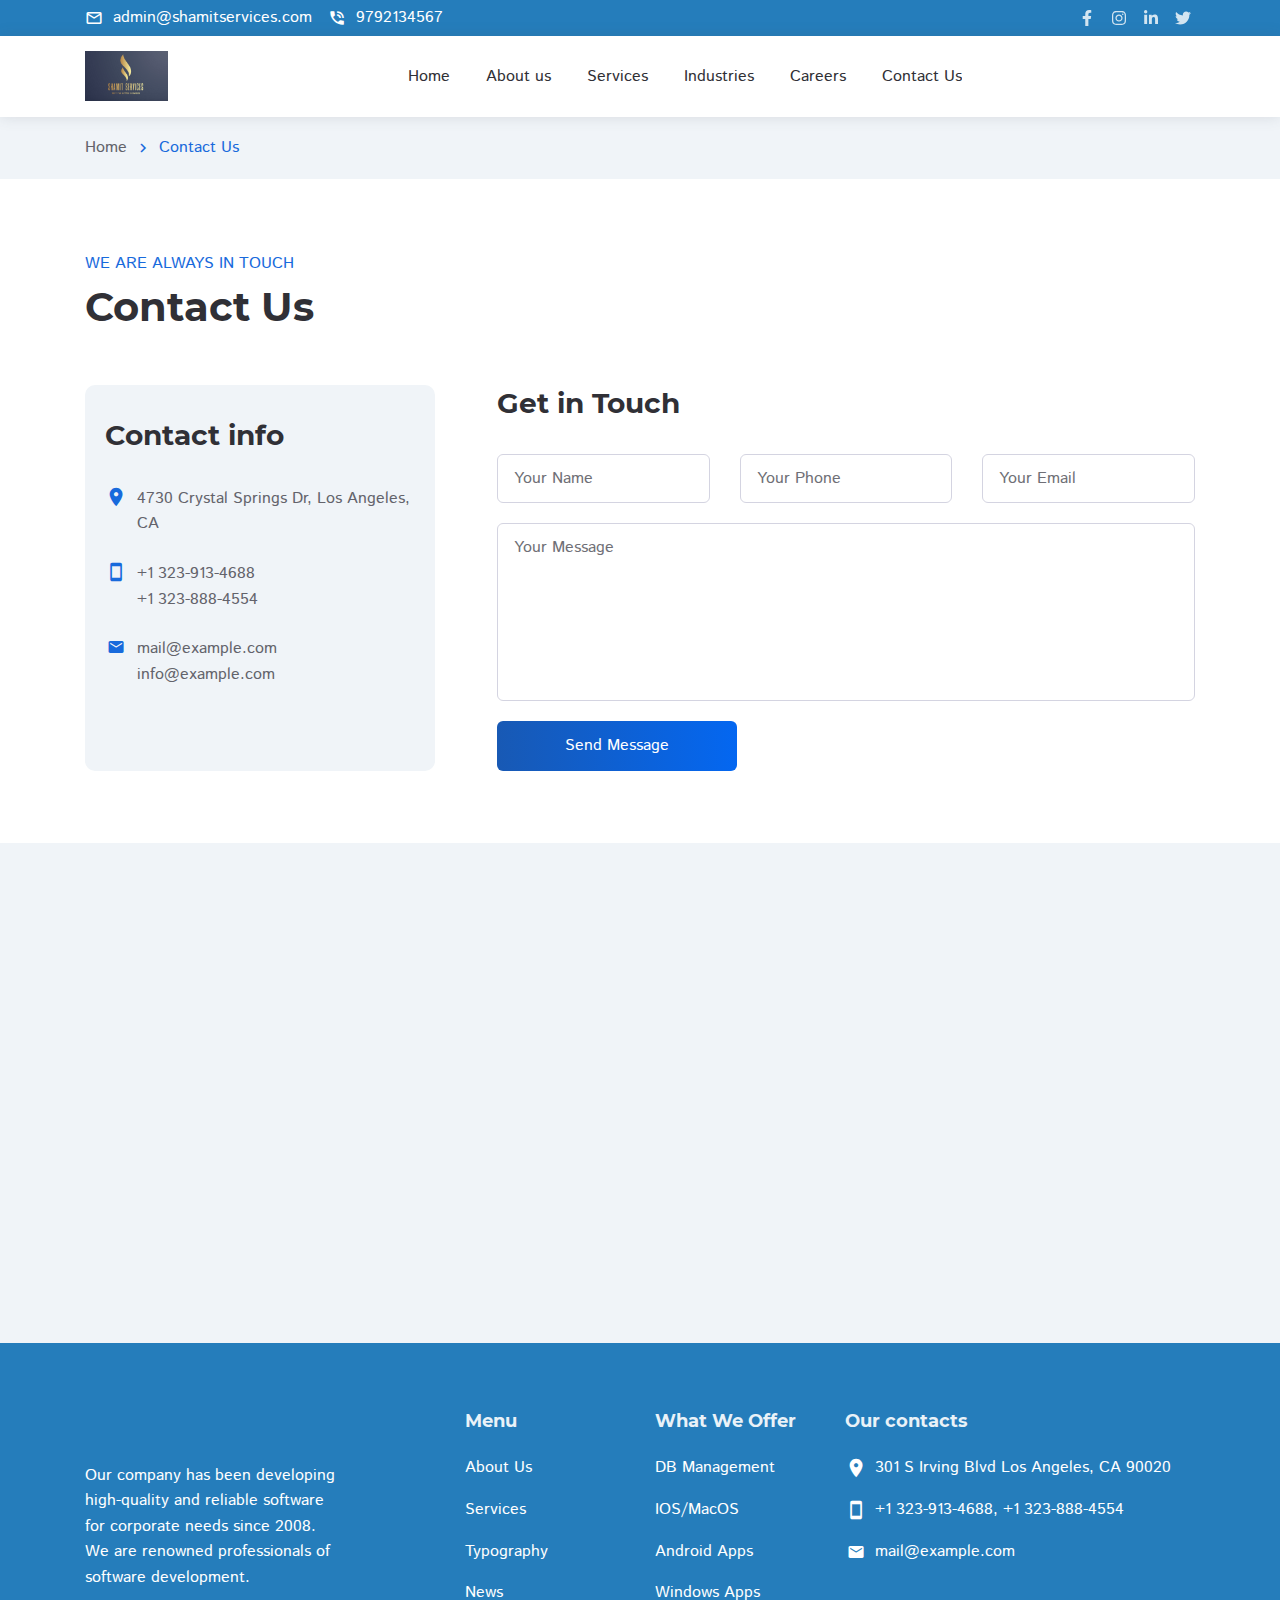
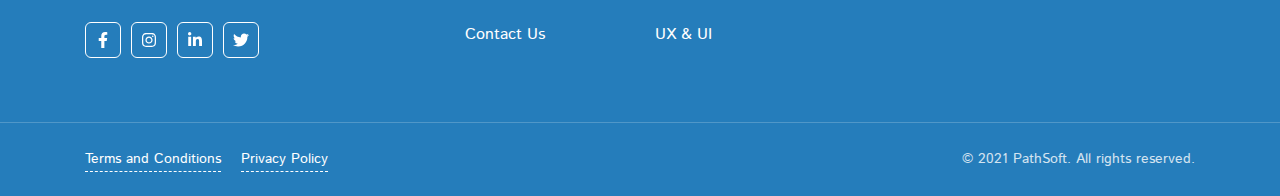
<file: website/contact-us.html>
<!DOCTYPE html>
<html lang="en">

<head>

    <meta charset="utf-8">

    <title>PathSoft - IT Solution for You Business</title>

    <meta name="description" content="Description">
    <meta http-equiv="X-UA-Compatible" content="IE=edge">
    <meta name="viewport" content="width=device-width, initial-scale=1, maximum-scale=2">

    <link rel="icon" href="assets/img/favicon/favicon.ico" type="image/x-icon">

    <link rel="stylesheet" href="assets/css/libs.css">
    <link rel="stylesheet" href="assets/css/style.css">
    <link rel="preload" href="assets/fonts/istok-web-v15-latin/istok-web-v15-latin-regular.woff2" as="font"
        type="font/woff2" crossorigin>
    <link rel="preload" href="assets/fonts/istok-web-v15-latin/istok-web-v15-latin-700.woff2" as="font"
        type="font/woff2" crossorigin>
    <link rel="preload" href="assets/fonts/montserrat-v15-latin/montserrat-v15-latin-700.woff2" as="font"
        type="font/woff2" crossorigin>
    <link rel="preload" href="assets/fonts/montserrat-v15-latin/montserrat-v15-latin-600.woff2" as="font"
        type="font/woff2" crossorigin>

    <link rel="preload" href="assets/fonts/material-icons/material-icons.woff2" as="font" type="font/woff2" crossorigin>
    <link rel="preload" href="assets/fonts/material-icons/material-icons-outlined.woff2" as="font" type="font/woff2"
        crossorigin>

</head>

<body>

    <main class="main">

        <div class="main-inner">

            <!-- Begin mobile main menu -->
            <nav class="mmm">
                <div class="mmm-content">
                    <ul class="mmm-list">
                        <li><a href="index.html">Home</a></li>
                        <li><a href="about-us.html">About us</a></li>
                        <li><a href="services.html">Services</a></li>
                        <li><a href="typography.html">Typography</a></li>
                        <li><a href="tabs-and-accordions.html">Tabs & Accordions</a></li>
                        <li><a href="news.html">News</a></li>
                        <li><a href="contact-us.html">Contact Us</a></li>
                    </ul>
                </div>
                <div class="mmm-footer">
                    <ul class="mmm-lang">
                        <li class="active"><a href="#!"><span>En</span></a></li>
                        <li><a href="#!"><span>Sp</span></a></li>
                        <li><a href="#!"><span>It</span></a></li>
                        <li><a href="#!"><span>Uk</span></a></li>
                        <li><a href="#!"><span>Ru</span></a></li>
                    </ul>
                </div>
            </nav><!-- End mobile main menu -->

            <!-- <a class="bff d-none d-md-block" href="https://www.templatemonster.com/website-templates/pathsoft-it-solutions-for-your-business-services-website-template-83414.html">
    <div class="container">
        <div class="row">
            <div class="col">
                <div class="bff-container">
                    <p>Get Full-Featured PathSoft Template</p>
                    <div class="btn btn-border btn-small">
                        <span>SHOP NOW</span>
                        <svg class="btn-icon-right" viewBox="0 0 13 9" width="13" height="9"><use xlink:href="assets/img/sprite.svg#arrow-right"></use></svg>
                    </div>
                </div>
            </div>
        </div>
    </div>
</a> -->

         <!-- Begin header -->
         <header class="header">
            <!-- Begin header top -->
            <nav class="header-top">
                <div class="container">
                    <div class="row align-items-center justify-content-between">
                        <div class="col-auto">
                            <!-- Begin header top info -->
                            <ul class="header-top-info">
                                <li>
                                    <a href="mailto:mail@example.com">
                                        <i class="material-icons md-18">mail_outline</i>
                                        <span>admin@shamitservices.com</span>
                                    </a>
                                </li>
                                <li>
                                    <a href="mailto:mail@example.com" class="formingHrefTel">
                                        <i class="material-icons md-18">phone_in_talk</i>
                                        <span>9792134567</span>
                                    </a>
                                </li>
                            </ul><!-- Ennd header top info -->
                        </div>
                        <div class="col-auto">
                            <div class="header-top-links">
                                <!-- Begin social links -->
                                <ul class="social-links">
                                    <li>
                                        <a href="#!" title="Facebook">
                                            <svg viewBox="0 0 320 512">
                                                <use xlink:href="assets/img/sprite.svg#facebook-icon"></use>
                                            </svg>
                                        </a>
                                    </li>
                                    <li>
                                        <a href="#!" title="Instagram">
                                            <svg viewBox="0 0 448 512">
                                                <use xlink:href="assets/img/sprite.svg#instagram-icon"></use>
                                            </svg>
                                        </a>
                                    </li>
                                    <li>
                                        <a href="#!" title="LinkedIn">
                                            <svg viewBox="0 0 448 512">
                                                <use xlink:href="assets/img/sprite.svg#linkedin-icon"></use>
                                            </svg>
                                        </a>
                                    </li>
                                    <li>
                                        <a href="#!" title="Twitter">
                                            <svg viewBox="0 0 512 512">
                                                <use xlink:href="assets/img/sprite.svg#twitter-icon"></use>
                                            </svg>
                                        </a>
                                    </li>
                                </ul><!-- End social links -->
                            </div>
                        </div>
                    </div>
                </div>
            </nav><!-- End header top -->
            <!-- Begin header fixed -->
            <nav class="header-fixed">
                <div class="container">
                    <div class="row flex-nowrap align-items-center justify-content-between">
                        <div class="col-auto d-block d-lg-none header-fixed-col">
                            <div class="main-mnu-btn">
                                <span class="bar bar-1"></span>
                                <span class="bar bar-2"></span>
                                <span class="bar bar-3"></span>
                                <span class="bar bar-4"></span>
                            </div>
                        </div>
                        <div class="col-auto header-fixed-col">
                            <!-- Begin logo -->
                            <a href="/" class="logo" title="PathSoft">
                                <img src="assets/img/logo.jpg" width="115" height="50" alt="PathSoft">
                            </a><!-- End logo -->
                        </div>
                        <div class="col-auto header-fixed-col d-none d-lg-block col-static">
                            <!-- Begin main menu -->
                            <nav class="main-mnu">
                                <ul class="main-mnu-list">
                                    <li><a href="index.html" data-title="Home"><span>Home</span></a></li>
                                    <li><a href="about-us.html" data-title="About us"><span>About us</span></a></li>
                                    <li><a href="services.html" data-title="Services"><span>Services</span></a></li>
                                    <li><a href="" data-title="Industries"><span>Industries</span></a></li>
                                    <li><a href="" data-title="Careers"><span>Careers</span></a></li>
                                    <li><a href="contact-us.html" data-title="Contact Us"><span>Contact
                                                Us</span></a></li>
                                </ul>
                            </nav><!-- End main menu -->
                        </div>
                        <div class="col-auto header-fixed-col col-static">
                            <!-- Begin header actions -->
                            <ul class="header-actions">
                                <!-- Begin header navbar -->
                                <li class="d-block d-lg-none">
                                    <div class="header-navbar">
                                        <div class="header-navbar-btn">
                                            <i class="material-icons md-24">more_vert</i>
                                        </div>
                                        <ul class="header-navbar-content">
                                            <li>
                                                <a href="mailto:mail@example.com">
                                                    <i class="material-icons md-20">mail_outline</i>
                                                    <span>admin@shamitservices.com</span>
                                                </a>
                                            </li>
                                            <li>
                                                <a href="mailto:mail@example.com" class="formingHrefTel">
                                                    <i class="material-icons md-20">support_agent</i>
                                                    <span>1-888-777-1234</span>
                                                </a>
                                            </li>
                                            <li>
                                                <!-- Begin social links -->
                                                <ul class="social-links">
                                                    <li>
                                                        <a href="#!" title="Facebook">
                                                            <svg viewBox="0 0 320 512">
                                                                <use
                                                                    xlink:href="assets/img/sprite.svg#facebook-icon">
                                                                </use>
                                                            </svg>
                                                        </a>
                                                    </li>
                                                    <li>
                                                        <a href="#!" title="Instagram">
                                                            <svg viewBox="0 0 448 512">
                                                                <use
                                                                    xlink:href="assets/img/sprite.svg#instagram-icon">
                                                                </use>
                                                            </svg>
                                                        </a>
                                                    </li>
                                                    <li>
                                                        <a href="#!" title="LinkedIn">
                                                            <svg viewBox="0 0 448 512">
                                                                <use
                                                                    xlink:href="assets/img/sprite.svg#linkedin-icon">
                                                                </use>
                                                            </svg>
                                                        </a>
                                                    </li>
                                                    <li>
                                                        <a href="#!" title="Twitter">
                                                            <svg viewBox="0 0 512 512">
                                                                <use
                                                                    xlink:href="assets/img/sprite.svg#twitter-icon">
                                                                </use>
                                                            </svg>
                                                        </a>
                                                    </li>
                                                </ul><!-- End social links -->
                                            </li>
                                        </ul>
                                    </div>
                                </li><!-- End header navbar -->
                            </ul><!-- End header actions -->
                        </div>
                    </div>
                </div>
            </nav><!-- End header fixed -->
        </header><!-- End header -->

            <!-- Begin bread crumbs -->
            <nav class="bread-crumbs">
                <div class="container">
                    <div class="row">
                        <div class="col-12">
                            <ul class="bread-crumbs-list">
                                <li>
                                    <a href="index.html">Home</a>
                                    <i class="material-icons md-18">chevron_right</i>
                                </li>
                                <li><a href="#!">Contact Us</a></li>
                            </ul>
                        </div>
                    </div>
                </div>
            </nav><!-- End bread crumbs -->

            <div class="section">
                <div class="container">
                    <div class="row content-items">
                        <div class="col-12">
                            <div class="section-heading">
                                <div class="section-subheading">we are always in touch</div>
                                <h1>Contact Us</h1>
                            </div>
                        </div>
                        <div class="col-xl-4 col-md-5 content-item">
                            <div class="contact-info section-bgc">
                                <h3>Contact info</h3>
                                <ul class="contact-list">
                                    <li>
                                        <i class="material-icons md-22">location_on</i>
                                        <div class="footer-contact-info">
                                            <a
                                                href="https://www.google.com/maps/place/4730+Crystal+Springs+Dr,+Los+Angeles,+CA+90027,+%D0%A1%D0%A8%D0%90/data=!4m2!3m1!1s0x80c2c08ea296b841:0x5030fc6064b8e8d1?sa=X&ved=2ahUKEwijmtvUqZvjAhXjkIsKHYNsDswQ8gEwAHoECAkQAQ">
                                                4730 Crystal Springs Dr, Los Angeles, CA
                                            </a>
                                        </div>
                                    </li>
                                    <li>
                                        <i class="material-icons md-22 footer-contact-tel">smartphone</i>
                                        <div class="footer-contact-info">
                                            <a href="tel:+13239134688" class="formingHrefTel">+1 323-913-4688</a>
                                            <a href="tel:+13238884554" class="formingHrefTel">+1 323-888-4554</a>
                                        </div>
                                    </li>
                                    <li>
                                        <i class="material-icons md-22 footer-contact-email">email</i>
                                        <div class="footer-contact-info">
                                            <a href="mailto:mail@example.com">mail@example.com</a>
                                            <a href="mailto:info@example.com">info@example.com</a>
                                        </div>
                                    </li>
                                </ul>
                            </div>
                        </div>
                        <div class="col-xl-8 col-md-7 content-item">
                            <form action="#!" method="post" class="contact-form contact-form-padding">
                                <!-- Begin hidden Field for send form -->
                                <input type="hidden" name="form_subject" value="Contact form">
                                <!-- End hidden Field for send form -->
                                <div class="row gutters-default">
                                    <div class="col-12">
                                        <h3>Get in Touch</h3>
                                    </div>
                                    <div class="col-xl-4 col-sm-6 col-12">
                                        <div class="form-field">
                                            <label for="contact-name" class="form-field-label">Your Name</label>
                                            <input type="text" class="form-field-input" name="ContactName" value=""
                                                autocomplete="off" required="required" id="contact-name">
                                        </div>
                                    </div>
                                    <div class="col-xl-4 col-sm-6 col-12">
                                        <div class="form-field">
                                            <label for="contact-phone" class="form-field-label">Your Phone</label>
                                            <input type="tel" class="form-field-input mask-phone" name="ContactPhone"
                                                value="" autocomplete="off" required="required" id="contact-phone">
                                        </div>
                                    </div>
                                    <div class="col-xl-4 col-12">
                                        <div class="form-field">
                                            <label for="contact-email" class="form-field-label">Your Email</label>
                                            <input type="email" class="form-field-input" name="ContactEmail" value=""
                                                autocomplete="off" required="required" id="contact-email">
                                        </div>
                                    </div>
                                    <div class="col-12">
                                        <div class="form-field">
                                            <label for="contact-message" class="form-field-label">Your Message</label>
                                            <textarea name="ContactMessage" class="form-field-input"
                                                id="contact-message" cols="30" rows="6"></textarea>
                                        </div>
                                    </div>
                                    <div class="col-12">
                                        <div class="form-btn">
                                            <button type="submit" class="btn btn-w240 ripple"><span>Send
                                                    Message</span></button>
                                        </div>
                                    </div>
                                </div>
                            </form>
                        </div>
                    </div>
                </div>
            </div>

            <!-- Begin map -->
            <div class="map">
                <iframe class="lazy"
                    data-src="https://www.google.com/maps/embed?pb=!1m18!1m12!1m3!1d3302.1020346961877!2d-118.2916255847825!3d34.14373158058114!2m3!1f0!2f0!3f0!3m2!1i1024!2i768!4f13.1!3m3!1m2!1s0x80c2c0623fe71971%3A0xc829e89a5dcc767e!2zNDczMCBDcnlzdGFsIFNwcmluZ3MgRHIsIExvcyBBbmdlbGVzLCBDQSA5MDAyNywg0KHQv9C-0LvRg9GH0LXQvdGWINCo0YLQsNGC0Lgg0JDQvNC10YDQuNC60Lg!5e0!3m2!1suk!2sua!4v1621932036298!5m2!1suk!2sua"></iframe>
            </div><!-- End map -->

        </div>

        <!-- <a class="bff d-none d-md-block" href="https://www.templatemonster.com/website-templates/pathsoft-it-solutions-for-your-business-services-website-template-83414.html">
    <div class="container">
        <div class="row">
            <div class="col">
                <div class="bff-container">
                    <p>Get Full-Featured PathSoft Template</p>
                    <div class="btn btn-border btn-small">
                        <span>VIEW NOW</span>
                        <svg class="btn-icon-right" viewBox="0 0 13 9" width="13" height="9"><use xlink:href="assets/img/sprite.svg#arrow-right"></use></svg>
                    </div>
                </div>
            </div>
        </div>
    </div>
</a> -->

        <!-- Begin footer -->
        <footer class="footer">
            <div class="footer-main">
                <div class="container">
                    <div class="row items">
                        <div class="col-xl-3 col-lg-3 col-md-5 col-12 item">
                            <!-- Begin company info -->
                            <div class="footer-company-info">
                                <div class="footer-company-top">
                                    <a href="/" class="logo" title="PathSoft">
                                        <img data-src="assets/img/logo-white.svg" width="115" height="36" class="lazy"
                                            src="[data-uri]"
                                            alt="PathSoft">
                                    </a>
                                    <div class="footer-company-desc">
                                        <p>Our company has been developing high-quality and reliable software for
                                            corporate needs since 2008. We are renowned professionals of software
                                            development.</p>
                                    </div>
                                </div>
                                <ul class="footer-social-links">
                                    <li>
                                        <a href="#!" title="Facebook">
                                            <svg viewBox="0 0 320 512">
                                                <use xlink:href="assets/img/sprite.svg#facebook-icon"></use>
                                            </svg>
                                        </a>
                                    </li>
                                    <li>
                                        <a href="#!" title="Instagram">
                                            <svg viewBox="0 0 448 512">
                                                <use xlink:href="assets/img/sprite.svg#instagram-icon"></use>
                                            </svg>
                                        </a>
                                    </li>
                                    <li>
                                        <a href="#!" title="LinkedIn">
                                            <svg viewBox="0 0 448 512">
                                                <use xlink:href="assets/img/sprite.svg#linkedin-icon"></use>
                                            </svg>
                                        </a>
                                    </li>
                                    <li>
                                        <a href="#!" title="Twitter">
                                            <svg viewBox="0 0 512 512">
                                                <use xlink:href="assets/img/sprite.svg#twitter-icon"></use>
                                            </svg>
                                        </a>
                                    </li>
                                </ul>
                            </div>
                            <!-- End company info -->
                        </div>
                        <div class="col-xl-2 offset-xl-1 col-md-3 col-5 col-lg-2 item">
                            <div class="footer-item">
                                <p class="footer-item-heading">Menu</p>
                                <nav class="footer-nav">
                                    <ul class="footer-mnu">
                                        <li><a href="about-us.html" class="hover-link" data-title="About Us"><span>About
                                                    Us</span></a></li>
                                        <li><a href="services.html" class="hover-link"
                                                data-title="Services"><span>Services</span></a></li>
                                        <li><a href="typography.html"
                                                data-title="Typography"><span>Typography</span></a></li>
                                        <li><a href="news.html" class="hover-link"
                                                data-title="News"><span>News</span></a></li>
                                        <li><a href="contact-us.html" class="hover-link"
                                                data-title="Contact Us"><span>Contact Us</span></a></li>
                                    </ul>
                                </nav>
                            </div>
                        </div>
                        <div class="col-xl-2 col-lg-3 col-md-3 col-7 item">
                            <div class="footer-item">
                                <p class="footer-item-heading">What We Offer</p>
                                <nav class="footer-nav">
                                    <ul class="footer-mnu">
                                        <li><a href="#!" class="hover-link" data-title="DB Management"><span>DB
                                                    Management</span></a></li>
                                        <li><a href="#!" class="hover-link"
                                                data-title="IOS/MacOS"><span>IOS/MacOS</span></a></li>
                                        <li><a href="#!" class="hover-link" data-title="Android Apps"><span>Android
                                                    Apps</span></a></li>
                                        <li><a href="#!" class="hover-link" data-title="Windows Apps"><span>Windows
                                                    Apps</span></a></li>
                                        <li><a href="#!" class="hover-link" data-title="UX & UI"><span>UX &
                                                    UI</span></a></li>
                                    </ul>
                                </nav>
                            </div>
                        </div>
                        <div class="col-xs-4 col-lg-4 col-12 item">
                            <div class="footer-item">
                                <p class="footer-item-heading">Our contacts</p>
                                <ul class="footer-contacts">
                                    <li>
                                        <i class="material-icons md-22">location_on</i>
                                        <div class="footer-contact-info">
                                            301 S Irving Blvd Los Angeles, CA 90020
                                        </div>
                                    </li>
                                    <li>
                                        <i class="material-icons md-22 footer-contact-tel">smartphone</i>
                                        <div class="footer-contact-info">
                                            <a href="#!" class="formingHrefTel">+1 323-913-4688</a>, <a href="#!"
                                                class="formingHrefTel">+1 323-888-4554</a>
                                        </div>
                                    </li>
                                    <li>
                                        <i class="material-icons md-22 footer-contact-email">email</i>
                                        <div class="footer-contact-info">
                                            <a href="mailto:mail@example.com">mail@example.com</a>
                                        </div>
                                    </li>
                                </ul>
                            </div>
                            <!-- <div class="footer-item">
                        <p class="footer-item-heading">Subscribe</p>
                        <form action="#!" method="post" class="footer-subscribe">
                            <div class="form-field">
                                <label for="subscribe-email" class="form-field-label">Your email</label>
                                <input type="email" class="form-field-input" name="Subscribe_email" value="" autocomplete="off" required="required" id="subscribe-email">
                            </div>
                            <div class="form-btn">
                                <button type="submit" class="btn ripple"><span>Subscribe</span></button>
                            </div>
                        </form>
                    </div> -->
                        </div>
                    </div>
                </div>
            </div>
            <div class="footer-bottom">
                <div class="container">
                    <div class="row justify-content-between items">
                        <div class="col-md-auto col-12 item">
                            <nav class="footer-links">
                                <ul>
                                    <li><a href="terms-and-conditions.html">Terms and Conditions</a></li>
                                    <li><a href="privacy-policy.html">Privacy Policy</a></li>
                                </ul>
                            </nav>
                        </div>
                        <div class="col-md-auto col-12 item">
                            <div class="copyright">© 2021 PathSoft. All rights reserved.</div>
                        </div>
                    </div>
                </div>
            </div>
        </footer><!-- End footer -->

    </main><!-- End main -->

    <script src="assets/libs/jquery/jquery.min.js"></script>
    <script src="assets/libs/lozad/lozad.min.js"></script>
    <script src="assets/libs/device/device.js"></script>
    <script src="assets/libs/ScrollToFixed/jquery-scrolltofixed-min.js"></script>
    <script src="assets/libs/spincrement/jquery.spincrement.min.js"></script>
    <script src="assets/libs/jquery-validation-1.19.3/jquery.validate.min.js"></script>
    <script src="assets/js/custom.js"></script>

</body>

</html>
</file>
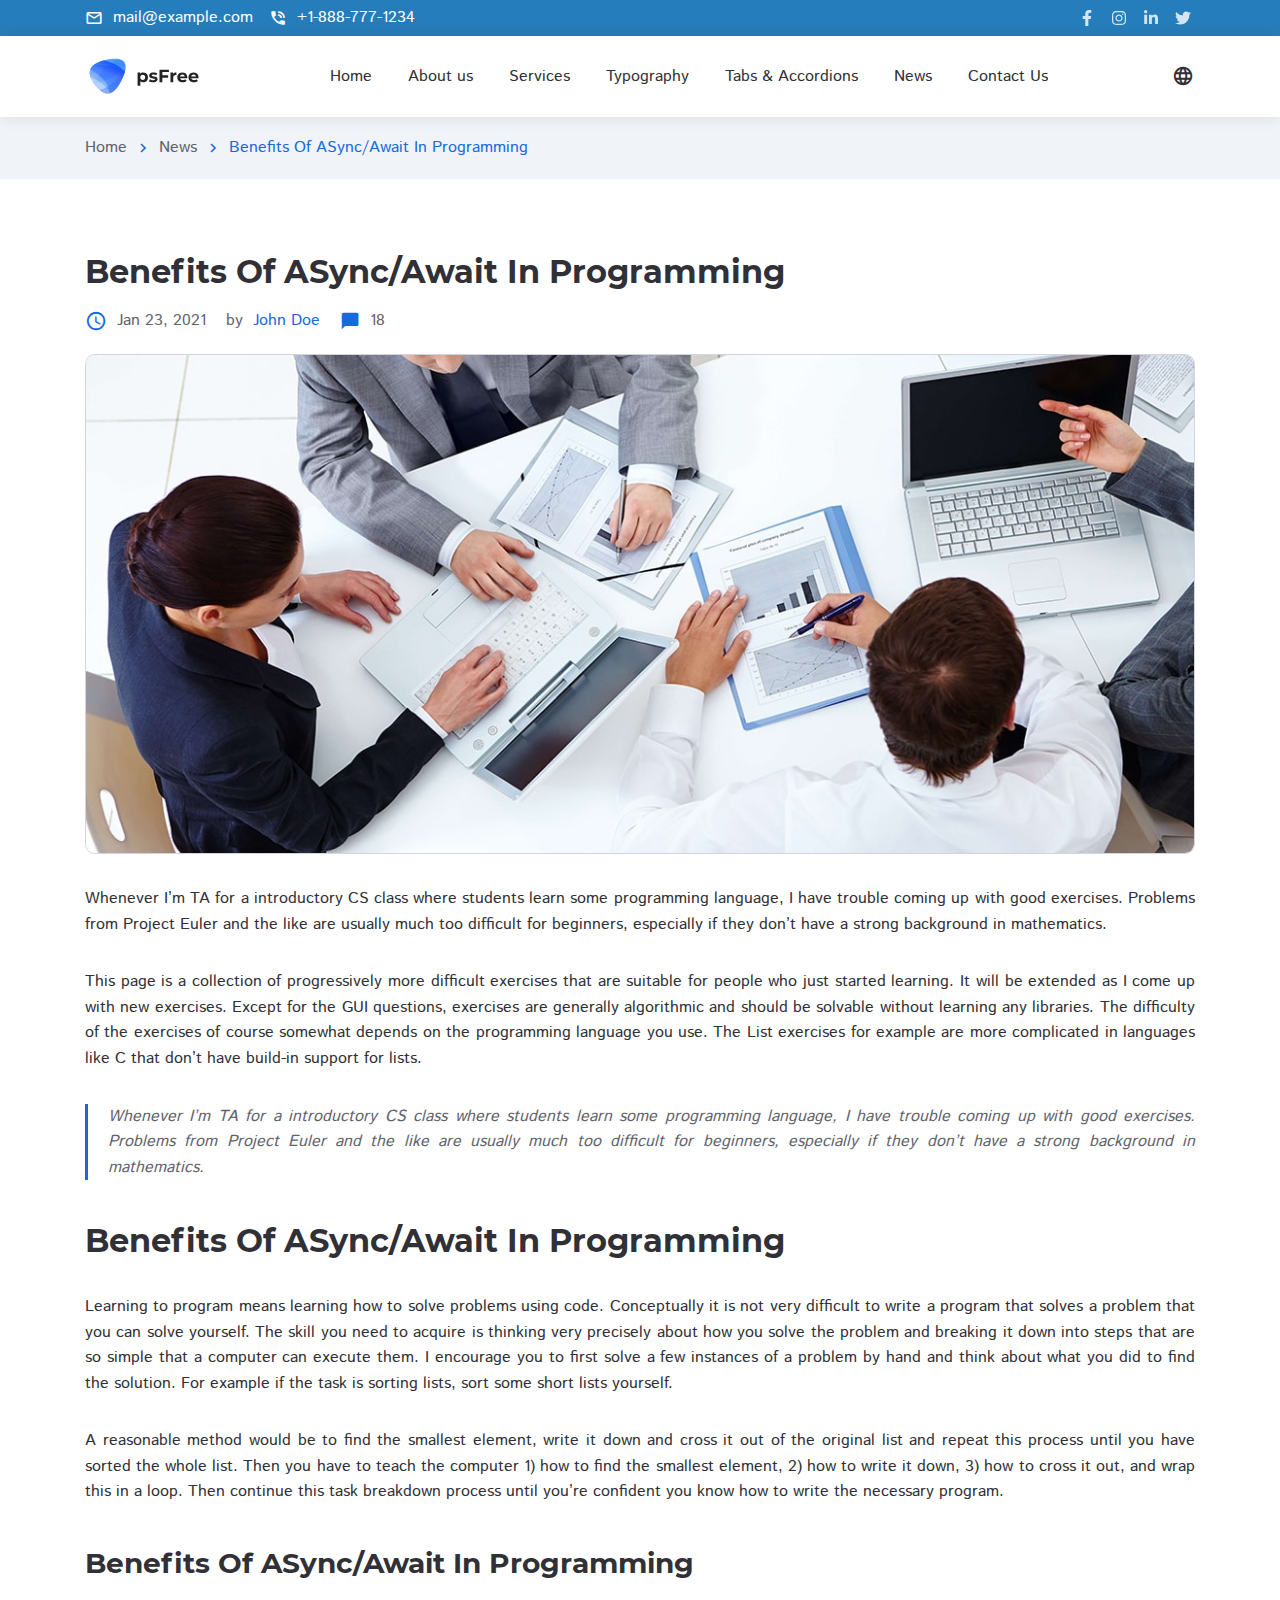
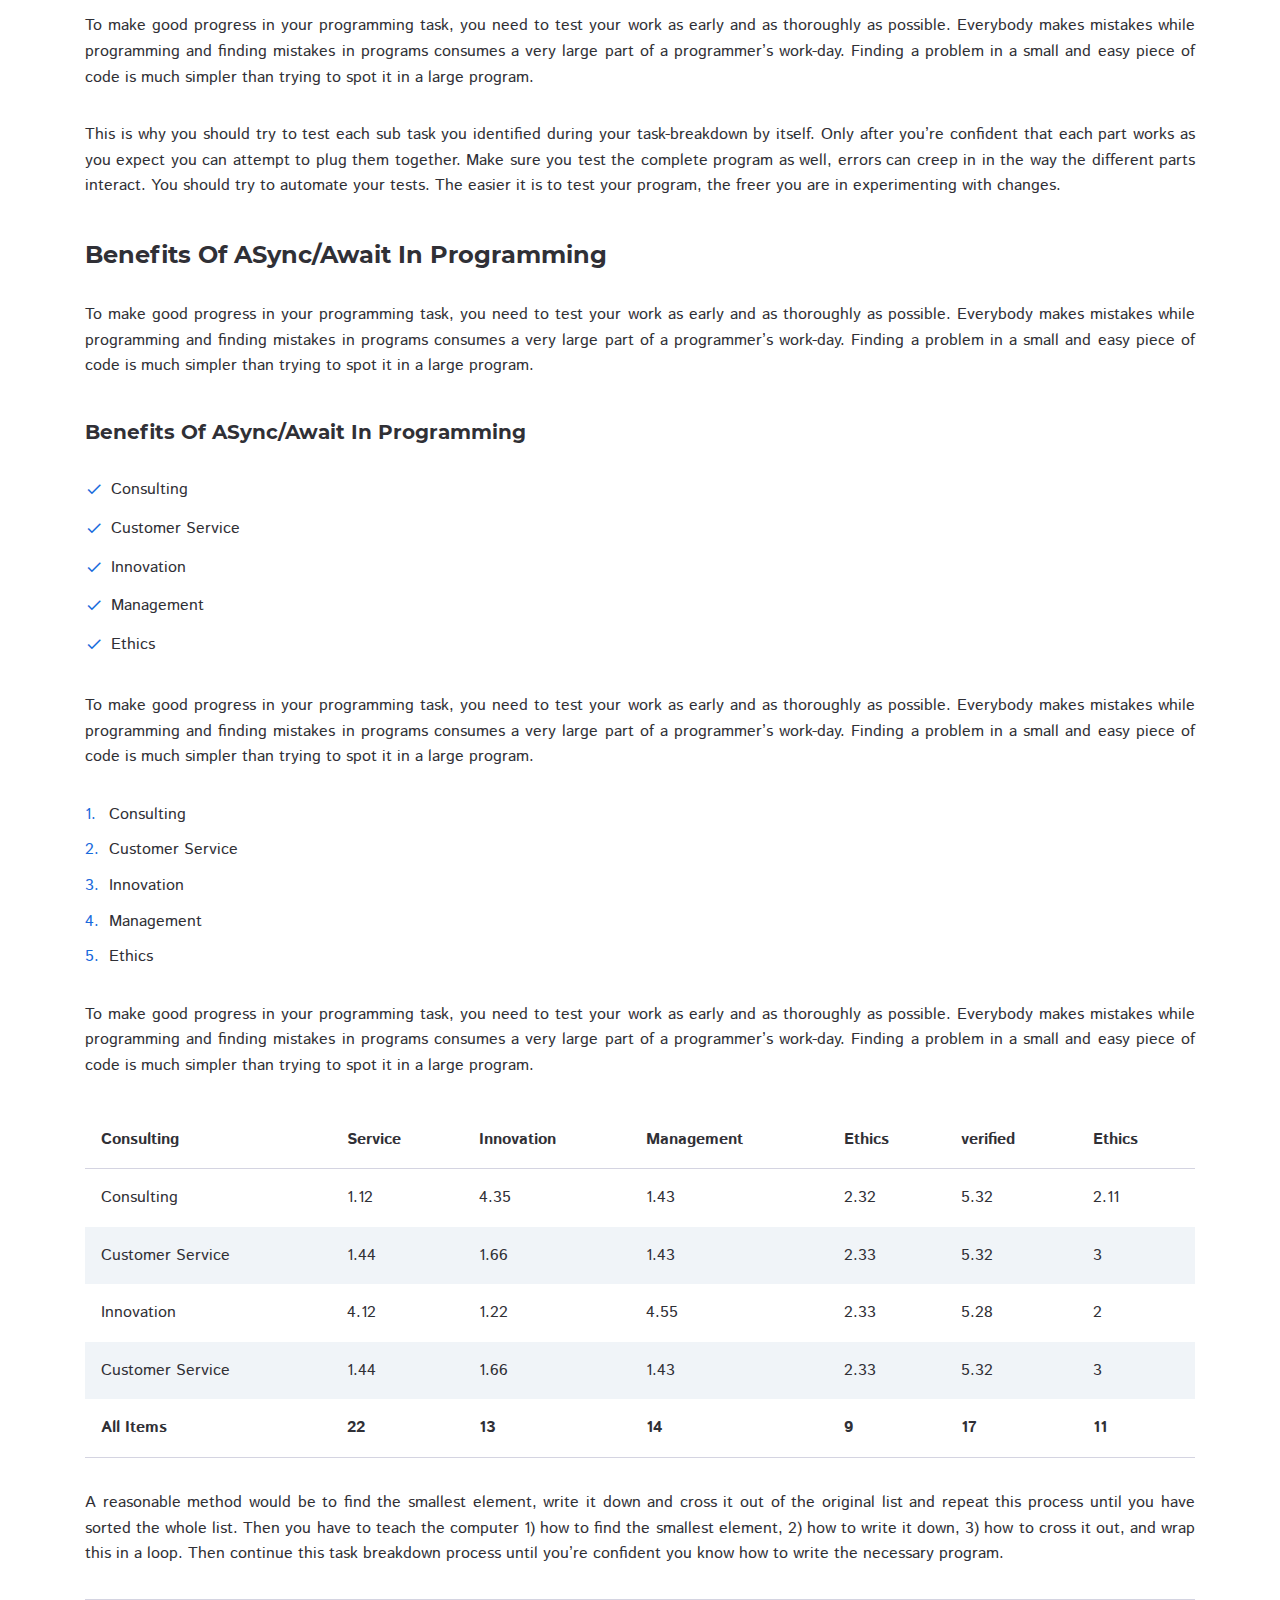
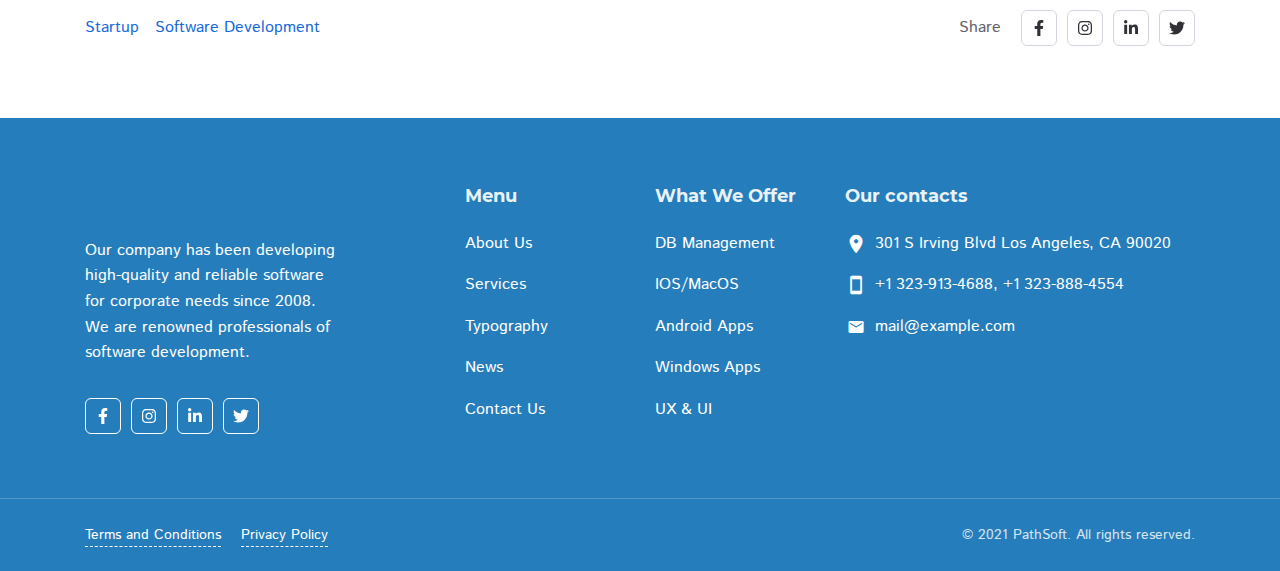
<file: website/news-post.html>
<!DOCTYPE html><html lang="en">

<head>

    <meta charset="utf-8">

    <title>PathSoft - IT Solution for You Business</title>

    <meta name="description" content="Description">
    <meta http-equiv="X-UA-Compatible" content="IE=edge">
    <meta name="viewport" content="width=device-width, initial-scale=1, maximum-scale=2">
        
    <link rel="icon" href="assets/img/favicon/favicon.ico" type="image/x-icon"> 

    <link rel="stylesheet" href="assets/css/libs.css">
<link rel="stylesheet" href="assets/css/style.css">
    <link rel="preload" href="assets/fonts/istok-web-v15-latin/istok-web-v15-latin-regular.woff2" as="font" type="font/woff2" crossorigin>
<link rel="preload" href="assets/fonts/istok-web-v15-latin/istok-web-v15-latin-700.woff2" as="font" type="font/woff2" crossorigin>
<link rel="preload" href="assets/fonts/montserrat-v15-latin/montserrat-v15-latin-700.woff2" as="font" type="font/woff2" crossorigin>
<link rel="preload" href="assets/fonts/montserrat-v15-latin/montserrat-v15-latin-600.woff2" as="font" type="font/woff2" crossorigin>

<link rel="preload" href="assets/fonts/material-icons/material-icons.woff2" as="font" type="font/woff2" crossorigin>
<link rel="preload" href="assets/fonts/material-icons/material-icons-outlined.woff2" as="font" type="font/woff2" crossorigin>

</head>

<body>

	<main class="main">
		
		<div class="main-inner">

			<!-- Begin mobile main menu -->
<nav class="mmm">
    <div class="mmm-content">
        <ul class="mmm-list">
            <li><a href="index.html">Home</a></li>
            <li><a href="about-us.html">About us</a></li>
            <li><a href="services.html">Services</a></li>
            <li><a href="typography.html">Typography</a></li>
            <li><a href="tabs-and-accordions.html">Tabs & Accordions</a></li>
            <li><a href="news.html">News</a></li>
            <li><a href="contact-us.html">Contact Us</a></li>
        </ul>
    </div>
    <div class="mmm-footer">
        <ul class="mmm-lang">
            <li class="active"><a href="#!"><span>En</span></a></li>
            <li><a href="#!"><span>Sp</span></a></li>
            <li><a href="#!"><span>It</span></a></li>
            <li><a href="#!"><span>Uk</span></a></li>
            <li><a href="#!"><span>Ru</span></a></li>
        </ul>
    </div>
</nav><!-- End mobile main menu -->

<!-- <a class="bff d-none d-md-block" href="https://www.templatemonster.com/website-templates/pathsoft-it-solutions-for-your-business-services-website-template-83414.html">
    <div class="container">
        <div class="row">
            <div class="col">
                <div class="bff-container">
                    <p>Get Full-Featured PathSoft Template</p>
                    <div class="btn btn-border btn-small">
                        <span>SHOP NOW</span>
                        <svg class="btn-icon-right" viewBox="0 0 13 9" width="13" height="9"><use xlink:href="assets/img/sprite.svg#arrow-right"></use></svg>
                    </div>
                </div>
            </div>
        </div>
    </div>
</a> -->

<!-- Begin header -->
<header class="header">
    <!-- Begin header top -->
    <nav class="header-top">
        <div class="container">
            <div class="row align-items-center justify-content-between">
                <div class="col-auto">
                    <!-- Begin header top info -->
                    <ul class="header-top-info">
                        <li>
                            <a href="mailto:mail@example.com">
                                <i class="material-icons md-18">mail_outline</i>
                                <span>mail@example.com</span>
                            </a>
                        </li>
                        <li>
                            <a href="mailto:mail@example.com" class="formingHrefTel">
                                <i class="material-icons md-18">phone_in_talk</i>
                                <span>+1-888-777-1234</span>
                            </a>
                        </li>
                    </ul><!-- Ennd header top info -->
                </div>
                <div class="col-auto">
                    <div class="header-top-links">
                        <!-- Begin social links -->
                        <ul class="social-links">
                            <li>
                                <a href="#!" title="Facebook">
                                    <svg viewBox="0 0 320 512"><use xlink:href="assets/img/sprite.svg#facebook-icon"></use></svg>
                                </a>
                            </li>
                            <li>
                                <a href="#!" title="Instagram">
                                    <svg viewBox="0 0 448 512"><use xlink:href="assets/img/sprite.svg#instagram-icon"></use></svg>
                                </a>
                            </li>
                            <li>
                                <a href="#!" title="LinkedIn">
                                    <svg viewBox="0 0 448 512"><use xlink:href="assets/img/sprite.svg#linkedin-icon"></use></svg>
                                </a>
                            </li>
                            <li>
                                <a href="#!" title="Twitter">
                                    <svg viewBox="0 0 512 512"><use xlink:href="assets/img/sprite.svg#twitter-icon"></use></svg>
                                </a>
                            </li>
                        </ul><!-- End social links -->
                    </div>
                </div>
            </div>
        </div>
    </nav><!-- End header top -->
    <!-- Begin header fixed -->
    <nav class="header-fixed">
        <div class="container">
            <div class="row flex-nowrap align-items-center justify-content-between">
                <div class="col-auto d-block d-lg-none header-fixed-col">
                    <div class="main-mnu-btn">
                        <span class="bar bar-1"></span>
                        <span class="bar bar-2"></span>
                        <span class="bar bar-3"></span>
                        <span class="bar bar-4"></span>
                    </div>
                </div>
                <div class="col-auto header-fixed-col">
                    <!-- Begin logo -->
                    <a href="/" class="logo" title="PathSoft">
                        <img src="assets/img/logo.svg" width="115" height="36" alt="PathSoft">
                    </a><!-- End logo -->
                </div>
                <div class="col-auto header-fixed-col d-none d-lg-block col-static">
                    <!-- Begin main menu -->
<nav class="main-mnu">
    <ul class="main-mnu-list">
        <li><a href="index.html" data-title="Home"><span>Home</span></a></li>
        <li><a href="about-us.html" data-title="About us"><span>About us</span></a></li>
        <li><a href="services.html" data-title="Services"><span>Services</span></a></li>
        <li><a href="typography.html" data-title="Typography"><span>Typography</span></a></li>
        <li><a href="tabs-and-accordions.html" data-title="Tabs & Accordions"><span>Tabs & Accordions</span></a></li>
        <li><a href="news.html" data-title="News"><span>News</span></a></li>
        <li><a href="contact-us.html" data-title="Contact Us"><span>Contact Us</span></a></li>
    </ul>
</nav><!-- End main menu -->
                </div>
                <div class="col-auto header-fixed-col col-static">
                    <!-- Begin header actions -->
                    <ul class="header-actions">
                        <!-- Begin header languarge -->
                        <li class="d-none d-lg-block">
                            <div class="header-lang">
                                <div class="header-lang-current"><i class="material-icons md-22">language</i></div>
                                <ul class="header-lang-list">
                                    <li class="active"><a href="#!" class="hover-link" data-lang="En" data-title="English"><span>English</span></a></li>
                                    <li><a href="#!" class="hover-link" data-lang="Sp" data-title="Spanish"><span>Spanish</span></a></li>
                                    <li><a href="#!" class="hover-link" data-lang="It" data-title="Italian"><span>Italian</span></a></li>
                                    <li><a href="#!" class="hover-link" data-lang="Uk" data-title="Ukraine"><span>Ukraine</span></a></li>
                                    <li><a href="#!" class="hover-link" data-lang="Ru" data-title="Russian"><span>Russian</span></a></li>
                                </ul>
                            </div>
                        </li><!-- End header languarge -->
                        <!-- Begin header navbar -->
                        <li class="d-block d-lg-none">
                            <div class="header-navbar">
                                <div class="header-navbar-btn">
                                    <i class="material-icons md-24">more_vert</i>
                                </div>
                                <ul class="header-navbar-content">
                                    <li>
                                        <a href="mailto:mail@example.com">
                                            <i class="material-icons md-20">mail_outline</i>
                                            <span>mail@example.com</span>
                                        </a>
                                    </li>
                                    <li>
                                        <a href="mailto:mail@example.com" class="formingHrefTel">
                                            <i class="material-icons md-20">support_agent</i>
                                            <span>1-888-777-1234</span>
                                        </a>
                                    </li>
                                    <li>
                                        <!-- Begin social links -->
                                        <ul class="social-links">
                                            <li>
                                                <a href="#!" title="Facebook">
                                                    <svg viewBox="0 0 320 512"><use xlink:href="assets/img/sprite.svg#facebook-icon"></use></svg>
                                                </a>
                                            </li>
                                            <li>
                                                <a href="#!" title="Instagram">
                                                    <svg viewBox="0 0 448 512"><use xlink:href="assets/img/sprite.svg#instagram-icon"></use></svg>
                                                </a>
                                            </li>
                                            <li>
                                                <a href="#!" title="LinkedIn">
                                                    <svg viewBox="0 0 448 512"><use xlink:href="assets/img/sprite.svg#linkedin-icon"></use></svg>
                                                </a>
                                            </li>
                                            <li>
                                                <a href="#!" title="Twitter">
                                                    <svg viewBox="0 0 512 512"><use xlink:href="assets/img/sprite.svg#twitter-icon"></use></svg>
                                                </a>
                                            </li>
                                        </ul><!-- End social links -->
                                    </li>
                                </ul>
                            </div>
                        </li><!-- End header navbar -->
                    </ul><!-- End header actions -->
                </div>
            </div>
        </div>
    </nav><!-- End header fixed -->
</header><!-- End header -->

			<!-- Begin bread crumbs -->
			<nav class="bread-crumbs">
				<div class="container">
					<div class="row">
						<div class="col-12">
							<ul class="bread-crumbs-list">
								<li><a href="index.html">Home</a><i class="material-icons md-18">chevron_right</i></li>
								<li><a href="news.html">News</a><i class="material-icons md-18">chevron_right</i></li>
								<li><a href="#!">Benefits Of ASync/Await In Programming</a></li>
							</ul>
						</div>
					</div>
				</div>
			</nav><!-- End bread crumbs -->

			<div class="section">
				<div class="container">
					<div class="row">
						<div class="col-12">
							<div class="news-post">
								<header class="news-post-header">
									<h1 class="news-post-title">Benefits Of ASync/Await In Programming</h1>
									<div class="news-post-meta">
										<div class="news-post-meta-item">
											<i class="material-icons md-22">access_time</i>
											<span>Jan 23, 2021</span>
										</div>
										<div class="news-post-meta-item">
											<span>by &nbsp;</span>
											<a href="#!">John Doe</a>
										</div>
										<div class="news-post-meta-item">
											<i class="material-icons md-20">chat_bubble</i>
											<span>18</span>
										</div>
									</div>
									<div class="news-post-img img-style">
										<img data-src="assets/img/news-post.jpg" class="lazy" src="[data-uri]" alt="">
									</div>
								</header>
								<article class="news-post-article content">
									<p>Whenever I’m TA for a introductory CS class where students learn some programming language, I have trouble coming up with good exercises. Problems from Project Euler and the like are usually much too difficult for beginners, especially if they don’t have a strong background in mathematics.</p>
									<p>This page is a collection of progressively more difficult exercises that are suitable for people who just started learning. It will be extended as I come up with new exercises. Except for the GUI questions, exercises are generally algorithmic and should be solvable without learning any libraries. The difficulty of the exercises of course somewhat depends on the programming language you use. The List exercises for example are more complicated in languages like C that don’t have build-in support for lists.</p>
									<blockquote>Whenever I’m TA for a introductory CS class where students learn some programming language, I have trouble coming up with good exercises. Problems from Project Euler and the like are usually much too difficult for beginners, especially if they don’t have a strong background in mathematics.</blockquote>
									<h2>Benefits Of ASync/Await In Programming</h2>
									<p>Learning to program means learning how to solve problems using code. Conceptually it is not very difficult to write a program that solves a problem that you can solve yourself. The skill you need to acquire is thinking very precisely about how you solve the problem and breaking it down into steps that are so simple that a computer can execute them. I encourage you to first solve a few instances of a problem by hand and think about what you did to find the solution. For example if the task is sorting lists, sort some short lists yourself.</p>
									<p>A reasonable method would be to find the smallest element, write it down and cross it out of the original list and repeat this process until you have sorted the whole list. Then you have to teach the computer 1) how to find the smallest element, 2) how to write it down, 3) how to cross it out, and wrap this in a loop. Then continue this task breakdown process until you’re confident you know how to write the necessary program.</p>
									<h3>Benefits Of ASync/Await In Programming</h3>
									<p>To make good progress in your programming task, you need to test your work as early and as thoroughly as possible. Everybody makes mistakes while programming and finding mistakes in programs consumes a very large part of a programmer’s work-day. Finding a problem in a small and easy piece of code is much simpler than trying to spot it in a large program. </p>
									<p>This is why you should try to test each sub task you identified during your task-breakdown by itself. Only after you’re confident that each part works as you expect you can attempt to plug them together. Make sure you test the complete program as well, errors can creep in in the way the different parts interact. You should try to automate your tests. The easier it is to test your program, the freer you are in experimenting with changes.</p>
									<h4>Benefits Of ASync/Await In Programming</h4>
									<p>To make good progress in your programming task, you need to test your work as early and as thoroughly as possible. Everybody makes mistakes while programming and finding mistakes in programs consumes a very large part of a programmer’s work-day. Finding a problem in a small and easy piece of code is much simpler than trying to spot it in a large program. </p>
									<h5>Benefits Of ASync/Await In Programming</h5>
									<ul>
										<li>Consulting</li>
										<li>Customer Service</li>
										<li>Innovation</li>
										<li>Management</li>
										<li>Ethics</li>
									</ul>
									<p>To make good progress in your programming task, you need to test your work as early and as thoroughly as possible. Everybody makes mistakes while programming and finding mistakes in programs consumes a very large part of a programmer’s work-day. Finding a problem in a small and easy piece of code is much simpler than trying to spot it in a large program. </p>
									<ol>
										<li>Consulting</li>
										<li>Customer Service</li>
										<li>Innovation</li>
										<li>Management</li>
										<li>Ethics</li>
									</ol>
									<p>To make good progress in your programming task, you need to test your work as early and as thoroughly as possible. Everybody makes mistakes while programming and finding mistakes in programs consumes a very large part of a programmer’s work-day. Finding a problem in a small and easy piece of code is much simpler than trying to spot it in a large program. </p>
									<table>
										<thead>
											<tr>
												<th>Consulting</th>
												<th>Service</th>
												<th>Innovation</th>
												<th>Management</th>
												<th>Ethics</th>
												<th>verified </th>
												<th>Ethics</th>
											</tr>
										</thead>
										<tbody>
											<tr>
												<td>Consulting</td>
												<td>1.12</td>
												<td>4.35</td>
												<td>1.43</td>
												<td>2.32</td>
												<td>5.32</td>
												<td>2.11</td>
											</tr>
											<tr>
												<td>Customer Service</td>
												<td>1.44</td>
												<td>1.66</td>
												<td>1.43</td>
												<td>2.33</td>
												<td>5.32</td>
												<td>3</td>
											</tr>
											<tr>
												<td>Innovation</td>
												<td>4.12</td>
												<td>1.22</td>
												<td>4.55</td>
												<td>2.33</td>
												<td>5.28</td>
												<td>2</td>
											</tr>
											<tr>
												<td>Customer Service</td>
												<td>1.44</td>
												<td>1.66</td>
												<td>1.43</td>
												<td>2.33</td>
												<td>5.32</td>
												<td>3</td>
											</tr>
										</tbody>
										<tfoot>
											<tr>
												<td>All Items</td>
												<td>22</td>
												<td>13</td>
												<td>14</td>
												<td>9</td>
												<td>17</td>
												<td>11</td>
											</tr>
										</tfoot>
									</table>
									<p>A reasonable method would be to find the smallest element, write it down and cross it out of the original list and repeat this process until you have sorted the whole list. Then you have to teach the computer 1) how to find the smallest element, 2) how to write it down, 3) how to cross it out, and wrap this in a loop. Then continue this task breakdown process until you’re confident you know how to write the necessary program.</p>
								</article>
								<footer class="news-post-footer">
									<div class="row align-items-center justify-content-between items">
										<div class="col-md col-12 item">
											<ul class="news-post-cat">
												<li><a href="#!">Startup</a></li>
												<li><a href="#!">Software Development</a></li>
											</ul>
										</div>
										<div class="col-md-auto col-12 item">
											<div class="news-post-share">
												<p class="news-post-share-title">Share</p>
												<ul class="page-social-links">
													<li>
														<a href="#!" title="Facebook">
															<svg viewBox="0 0 320 512">
																<use xlink:href="assets/img/sprite.svg#facebook-icon"></use>
															</svg>
														</a>
													</li>
													<li>
														<a href="#!" title="Instagram">
															<svg viewBox="0 0 448 512">
																<use xlink:href="assets/img/sprite.svg#instagram-icon"></use>
															</svg>
														</a>
													</li>
													<li>
														<a href="#!" title="LinkedIn">
															<svg viewBox="0 0 448 512">
																<use xlink:href="assets/img/sprite.svg#linkedin-icon"></use>
															</svg>
														</a>
													</li>
													<li>
														<a href="#!" title="Twitter">
															<svg viewBox="0 0 512 512">
																<use xlink:href="assets/img/sprite.svg#twitter-icon"></use>
															</svg>
														</a>
													</li>
												</ul>
											</div>
										</div>
									</div>
								</footer>
							</div>
						</div>
					</div>
				</div>
			</div>

		</div>

		<!-- <a class="bff d-none d-md-block" href="https://www.templatemonster.com/website-templates/pathsoft-it-solutions-for-your-business-services-website-template-83414.html">
    <div class="container">
        <div class="row">
            <div class="col">
                <div class="bff-container">
                    <p>Get Full-Featured PathSoft Template</p>
                    <div class="btn btn-border btn-small">
                        <span>VIEW NOW</span>
                        <svg class="btn-icon-right" viewBox="0 0 13 9" width="13" height="9"><use xlink:href="assets/img/sprite.svg#arrow-right"></use></svg>
                    </div>
                </div>
            </div>
        </div>
    </div>
</a> -->

<!-- Begin footer -->
<footer class="footer">
    <div class="footer-main">
        <div class="container">
            <div class="row items">
                <div class="col-xl-3 col-lg-3 col-md-5 col-12 item">
                    <!-- Begin company info -->
                    <div class="footer-company-info">
                        <div class="footer-company-top">
                            <a href="/" class="logo" title="PathSoft">
                                <img data-src="assets/img/logo-white.svg" width="115" height="36" class="lazy" src="[data-uri]" alt="PathSoft">
                            </a>
                            <div class="footer-company-desc">
                                <p>Our company has been developing high-quality and reliable software for corporate needs since 2008. We are renowned professionals of software development.</p>
                            </div>
                        </div>
                        <ul class="footer-social-links">
                            <li>
                                <a href="#!" title="Facebook">
                                    <svg viewBox="0 0 320 512">
                                        <use xlink:href="assets/img/sprite.svg#facebook-icon"></use>
                                    </svg>
                                </a>
                            </li>
                            <li>
                                <a href="#!" title="Instagram">
                                    <svg viewBox="0 0 448 512">
                                        <use xlink:href="assets/img/sprite.svg#instagram-icon"></use>
                                    </svg>
                                </a>
                            </li>
                            <li>
                                <a href="#!" title="LinkedIn">
                                    <svg viewBox="0 0 448 512">
                                        <use xlink:href="assets/img/sprite.svg#linkedin-icon"></use>
                                    </svg>
                                </a>
                            </li>
                            <li>
                                <a href="#!" title="Twitter">
                                    <svg viewBox="0 0 512 512">
                                        <use xlink:href="assets/img/sprite.svg#twitter-icon"></use>
                                    </svg>
                                </a>
                            </li>
                        </ul>
                    </div>
                    <!-- End company info -->
                </div>
                <div class="col-xl-2 offset-xl-1 col-md-3 col-5 col-lg-2 item">
                    <div class="footer-item">
                        <p class="footer-item-heading">Menu</p>
                        <nav class="footer-nav">
                            <ul class="footer-mnu">
                                <li><a href="about-us.html" class="hover-link" data-title="About Us"><span>About Us</span></a></li>
                                <li><a href="services.html" class="hover-link" data-title="Services"><span>Services</span></a></li>
                                <li><a href="typography.html" data-title="Typography"><span>Typography</span></a></li>
                                <li><a href="news.html" class="hover-link" data-title="News"><span>News</span></a></li>
                                <li><a href="contact-us.html" class="hover-link" data-title="Contact Us"><span>Contact Us</span></a></li>
                            </ul>
                        </nav>
                    </div>
                </div>
                <div class="col-xl-2 col-lg-3 col-md-3 col-7 item">
                    <div class="footer-item">
                        <p class="footer-item-heading">What We Offer</p>
                        <nav class="footer-nav">
                            <ul class="footer-mnu">
                                <li><a href="#!" class="hover-link" data-title="DB Management"><span>DB Management</span></a></li>
                                <li><a href="#!" class="hover-link" data-title="IOS/MacOS"><span>IOS/MacOS</span></a></li>
                                <li><a href="#!" class="hover-link" data-title="Android Apps"><span>Android Apps</span></a></li>
                                <li><a href="#!" class="hover-link" data-title="Windows Apps"><span>Windows Apps</span></a></li>
                                <li><a href="#!" class="hover-link" data-title="UX & UI"><span>UX & UI</span></a></li>
                            </ul>
                        </nav>
                    </div>
                </div>
                <div class="col-xs-4 col-lg-4 col-12 item">
                    <div class="footer-item">
                        <p class="footer-item-heading">Our contacts</p>
                        <ul class="footer-contacts">
                            <li>
                                <i class="material-icons md-22">location_on</i>
                                <div class="footer-contact-info">
                                    301 S Irving Blvd Los Angeles, CA 90020
                                </div>
                            </li>
                            <li>
                                <i class="material-icons md-22 footer-contact-tel">smartphone</i>
                                <div class="footer-contact-info">
                                    <a href="#!" class="formingHrefTel">+1 323-913-4688</a>, <a href="#!" class="formingHrefTel">+1 323-888-4554</a>
                                </div>
                            </li>
                            <li>
                                <i class="material-icons md-22 footer-contact-email">email</i>
                                <div class="footer-contact-info">
                                    <a href="mailto:mail@example.com">mail@example.com</a>
                                </div>
                            </li>
                        </ul>
                    </div>
                    <!-- <div class="footer-item">
                        <p class="footer-item-heading">Subscribe</p>
                        <form action="#!" method="post" class="footer-subscribe">
                            <div class="form-field">
                                <label for="subscribe-email" class="form-field-label">Your email</label>
                                <input type="email" class="form-field-input" name="Subscribe_email" value="" autocomplete="off" required="required" id="subscribe-email">
                            </div>
                            <div class="form-btn">
                                <button type="submit" class="btn ripple"><span>Subscribe</span></button>
                            </div>
                        </form>
                    </div> -->
                </div>
            </div>
        </div>
    </div>
    <div class="footer-bottom">
        <div class="container">
            <div class="row justify-content-between items">
                <div class="col-md-auto col-12 item">
                    <nav class="footer-links">
                        <ul>
                            <li><a href="terms-and-conditions.html">Terms and Conditions</a></li>
                            <li><a href="privacy-policy.html">Privacy Policy</a></li>
                        </ul>
                    </nav>
                </div>
                <div class="col-md-auto col-12 item">
                    <div class="copyright">© 2021 PathSoft. All rights reserved.</div>
                </div>
            </div>
        </div>
    </div>
</footer><!-- End footer -->

	</main><!-- End main -->

	<script src="assets/libs/jquery/jquery.min.js"></script>
<script src="assets/libs/lozad/lozad.min.js"></script>
<script src="assets/libs/device/device.js"></script>
<script src="assets/libs/ScrollToFixed/jquery-scrolltofixed-min.js"></script>
<script src="assets/libs/spincrement/jquery.spincrement.min.js"></script>
<script src="assets/libs/jquery-validation-1.19.3/jquery.validate.min.js"></script>
<script src="assets/js/custom.js"></script>
	
</body>
</html>
</file>
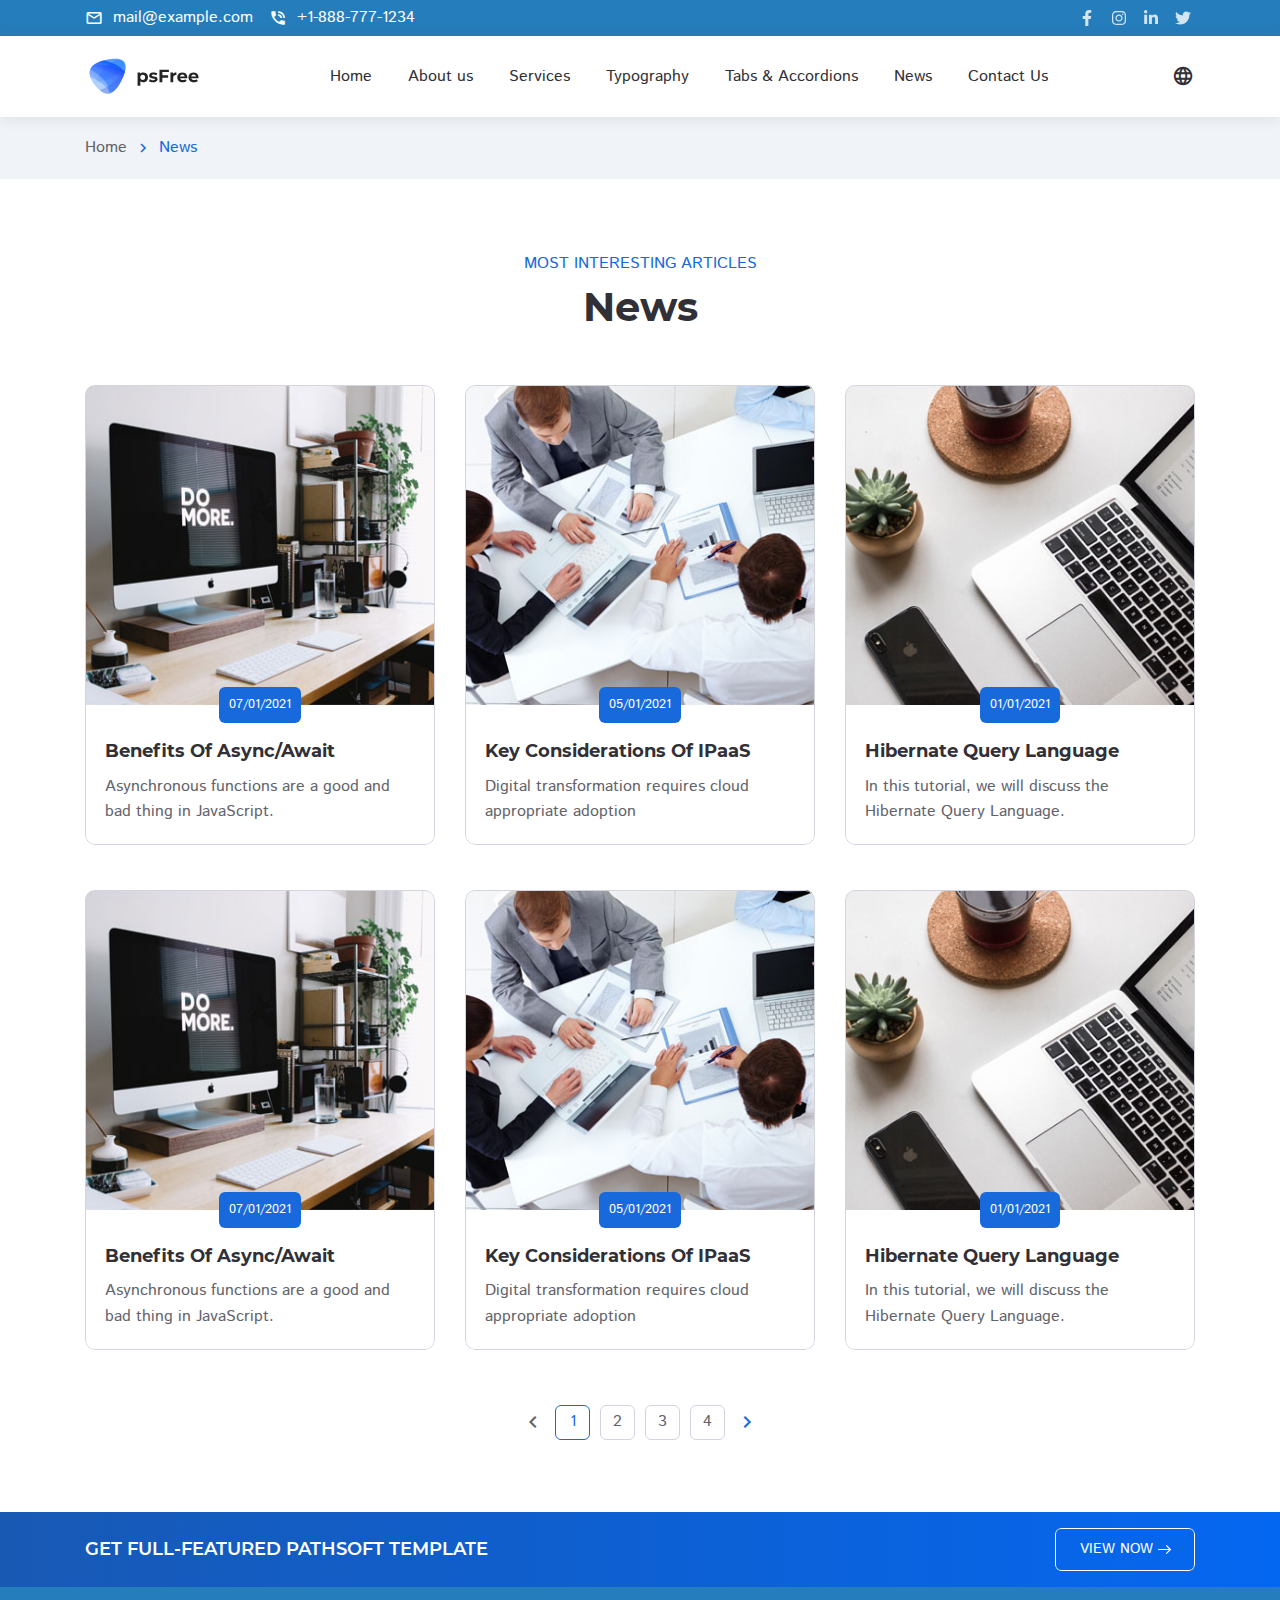
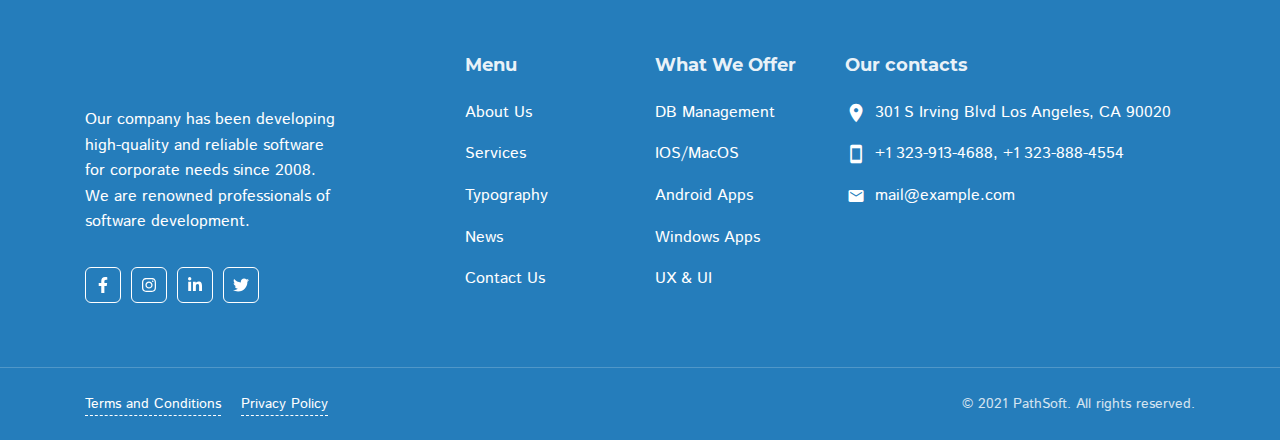
<file: website/news.html>
<!DOCTYPE html><html lang="en">

<head>

    <meta charset="utf-8">

    <title>PathSoft - IT Solution for You Business</title>

    <meta name="description" content="Description">
    <meta http-equiv="X-UA-Compatible" content="IE=edge">
    <meta name="viewport" content="width=device-width, initial-scale=1, maximum-scale=2">
        
    <link rel="icon" href="assets/img/favicon/favicon.ico" type="image/x-icon"> 

    <link rel="stylesheet" href="assets/css/libs.css">
<link rel="stylesheet" href="assets/css/style.css">
    <link rel="preload" href="assets/fonts/istok-web-v15-latin/istok-web-v15-latin-regular.woff2" as="font" type="font/woff2" crossorigin>
<link rel="preload" href="assets/fonts/istok-web-v15-latin/istok-web-v15-latin-700.woff2" as="font" type="font/woff2" crossorigin>
<link rel="preload" href="assets/fonts/montserrat-v15-latin/montserrat-v15-latin-700.woff2" as="font" type="font/woff2" crossorigin>
<link rel="preload" href="assets/fonts/montserrat-v15-latin/montserrat-v15-latin-600.woff2" as="font" type="font/woff2" crossorigin>

<link rel="preload" href="assets/fonts/material-icons/material-icons.woff2" as="font" type="font/woff2" crossorigin>
<link rel="preload" href="assets/fonts/material-icons/material-icons-outlined.woff2" as="font" type="font/woff2" crossorigin>

</head>

<body>

	<main class="main">
		
		<div class="main-inner">

			<!-- Begin mobile main menu -->
<nav class="mmm">
    <div class="mmm-content">
        <ul class="mmm-list">
            <li><a href="index.html">Home</a></li>
            <li><a href="about-us.html">About us</a></li>
            <li><a href="services.html">Services</a></li>
            <li><a href="typography.html">Typography</a></li>
            <li><a href="tabs-and-accordions.html">Tabs & Accordions</a></li>
            <li><a href="news.html">News</a></li>
            <li><a href="contact-us.html">Contact Us</a></li>
        </ul>
    </div>
    <div class="mmm-footer">
        <ul class="mmm-lang">
            <li class="active"><a href="#!"><span>En</span></a></li>
            <li><a href="#!"><span>Sp</span></a></li>
            <li><a href="#!"><span>It</span></a></li>
            <li><a href="#!"><span>Uk</span></a></li>
            <li><a href="#!"><span>Ru</span></a></li>
        </ul>
    </div>
</nav><!-- End mobile main menu -->

<!-- <a class="bff d-none d-md-block" href="https://www.templatemonster.com/website-templates/pathsoft-it-solutions-for-your-business-services-website-template-83414.html">
    <div class="container">
        <div class="row">
            <div class="col">
                <div class="bff-container">
                    <p>Get Full-Featured PathSoft Template</p>
                    <div class="btn btn-border btn-small">
                        <span>SHOP NOW</span>
                        <svg class="btn-icon-right" viewBox="0 0 13 9" width="13" height="9"><use xlink:href="assets/img/sprite.svg#arrow-right"></use></svg>
                    </div>
                </div>
            </div>
        </div>
    </div>
</a> -->

<!-- Begin header -->
<header class="header">
    <!-- Begin header top -->
    <nav class="header-top">
        <div class="container">
            <div class="row align-items-center justify-content-between">
                <div class="col-auto">
                    <!-- Begin header top info -->
                    <ul class="header-top-info">
                        <li>
                            <a href="mailto:mail@example.com">
                                <i class="material-icons md-18">mail_outline</i>
                                <span>mail@example.com</span>
                            </a>
                        </li>
                        <li>
                            <a href="mailto:mail@example.com" class="formingHrefTel">
                                <i class="material-icons md-18">phone_in_talk</i>
                                <span>+1-888-777-1234</span>
                            </a>
                        </li>
                    </ul><!-- Ennd header top info -->
                </div>
                <div class="col-auto">
                    <div class="header-top-links">
                        <!-- Begin social links -->
                        <ul class="social-links">
                            <li>
                                <a href="#!" title="Facebook">
                                    <svg viewBox="0 0 320 512"><use xlink:href="assets/img/sprite.svg#facebook-icon"></use></svg>
                                </a>
                            </li>
                            <li>
                                <a href="#!" title="Instagram">
                                    <svg viewBox="0 0 448 512"><use xlink:href="assets/img/sprite.svg#instagram-icon"></use></svg>
                                </a>
                            </li>
                            <li>
                                <a href="#!" title="LinkedIn">
                                    <svg viewBox="0 0 448 512"><use xlink:href="assets/img/sprite.svg#linkedin-icon"></use></svg>
                                </a>
                            </li>
                            <li>
                                <a href="#!" title="Twitter">
                                    <svg viewBox="0 0 512 512"><use xlink:href="assets/img/sprite.svg#twitter-icon"></use></svg>
                                </a>
                            </li>
                        </ul><!-- End social links -->
                    </div>
                </div>
            </div>
        </div>
    </nav><!-- End header top -->
    <!-- Begin header fixed -->
    <nav class="header-fixed">
        <div class="container">
            <div class="row flex-nowrap align-items-center justify-content-between">
                <div class="col-auto d-block d-lg-none header-fixed-col">
                    <div class="main-mnu-btn">
                        <span class="bar bar-1"></span>
                        <span class="bar bar-2"></span>
                        <span class="bar bar-3"></span>
                        <span class="bar bar-4"></span>
                    </div>
                </div>
                <div class="col-auto header-fixed-col">
                    <!-- Begin logo -->
                    <a href="/" class="logo" title="PathSoft">
                        <img src="assets/img/logo.svg" width="115" height="36" alt="PathSoft">
                    </a><!-- End logo -->
                </div>
                <div class="col-auto header-fixed-col d-none d-lg-block col-static">
                    <!-- Begin main menu -->
<nav class="main-mnu">
    <ul class="main-mnu-list">
        <li><a href="index.html" data-title="Home"><span>Home</span></a></li>
        <li><a href="about-us.html" data-title="About us"><span>About us</span></a></li>
        <li><a href="services.html" data-title="Services"><span>Services</span></a></li>
        <li><a href="typography.html" data-title="Typography"><span>Typography</span></a></li>
        <li><a href="tabs-and-accordions.html" data-title="Tabs & Accordions"><span>Tabs & Accordions</span></a></li>
        <li><a href="news.html" data-title="News"><span>News</span></a></li>
        <li><a href="contact-us.html" data-title="Contact Us"><span>Contact Us</span></a></li>
    </ul>
</nav><!-- End main menu -->
                </div>
                <div class="col-auto header-fixed-col col-static">
                    <!-- Begin header actions -->
                    <ul class="header-actions">
                        <!-- Begin header languarge -->
                        <li class="d-none d-lg-block">
                            <div class="header-lang">
                                <div class="header-lang-current"><i class="material-icons md-22">language</i></div>
                                <ul class="header-lang-list">
                                    <li class="active"><a href="#!" class="hover-link" data-lang="En" data-title="English"><span>English</span></a></li>
                                    <li><a href="#!" class="hover-link" data-lang="Sp" data-title="Spanish"><span>Spanish</span></a></li>
                                    <li><a href="#!" class="hover-link" data-lang="It" data-title="Italian"><span>Italian</span></a></li>
                                    <li><a href="#!" class="hover-link" data-lang="Uk" data-title="Ukraine"><span>Ukraine</span></a></li>
                                    <li><a href="#!" class="hover-link" data-lang="Ru" data-title="Russian"><span>Russian</span></a></li>
                                </ul>
                            </div>
                        </li><!-- End header languarge -->
                        <!-- Begin header navbar -->
                        <li class="d-block d-lg-none">
                            <div class="header-navbar">
                                <div class="header-navbar-btn">
                                    <i class="material-icons md-24">more_vert</i>
                                </div>
                                <ul class="header-navbar-content">
                                    <li>
                                        <a href="mailto:mail@example.com">
                                            <i class="material-icons md-20">mail_outline</i>
                                            <span>mail@example.com</span>
                                        </a>
                                    </li>
                                    <li>
                                        <a href="mailto:mail@example.com" class="formingHrefTel">
                                            <i class="material-icons md-20">support_agent</i>
                                            <span>1-888-777-1234</span>
                                        </a>
                                    </li>
                                    <li>
                                        <!-- Begin social links -->
                                        <ul class="social-links">
                                            <li>
                                                <a href="#!" title="Facebook">
                                                    <svg viewBox="0 0 320 512"><use xlink:href="assets/img/sprite.svg#facebook-icon"></use></svg>
                                                </a>
                                            </li>
                                            <li>
                                                <a href="#!" title="Instagram">
                                                    <svg viewBox="0 0 448 512"><use xlink:href="assets/img/sprite.svg#instagram-icon"></use></svg>
                                                </a>
                                            </li>
                                            <li>
                                                <a href="#!" title="LinkedIn">
                                                    <svg viewBox="0 0 448 512"><use xlink:href="assets/img/sprite.svg#linkedin-icon"></use></svg>
                                                </a>
                                            </li>
                                            <li>
                                                <a href="#!" title="Twitter">
                                                    <svg viewBox="0 0 512 512"><use xlink:href="assets/img/sprite.svg#twitter-icon"></use></svg>
                                                </a>
                                            </li>
                                        </ul><!-- End social links -->
                                    </li>
                                </ul>
                            </div>
                        </li><!-- End header navbar -->
                    </ul><!-- End header actions -->
                </div>
            </div>
        </div>
    </nav><!-- End header fixed -->
</header><!-- End header -->

			<!-- Begin bread crumbs -->
			<nav class="bread-crumbs">
				<div class="container">
					<div class="row">
						<div class="col-12">
							<ul class="bread-crumbs-list">
								<li>
									<a href="index.html">Home</a>
									<i class="material-icons md-18">chevron_right</i>
								</li>
								<li><a href="news.html">News</a></li>
							</ul>
						</div>
					</div>
				</div>
			</nav><!-- End bread crumbs -->

			<div class="section">
				<div class="container">
					<div class="row">
						<div class="col-12">
							<div class="section-heading heading-center">
								<div class="section-subheading">most interesting articles</div>
								<h1>News</h1>
							</div>
						</div>
						<div class="col-lg-4 col-md-6 col-12 item">
							<!-- Begin news item -->
							<article class="news-item item-style">
								<a href="news-post.html" class="news-item-img">
									<img data-src="assets/img/news-img-1.jpg" class="lazy" src="[data-uri]" alt="">
								</a>
								<div class="news-item-info">
									<div class="news-item-date">07/01/2021</div>
									<h2 class="news-item-heading item-heading">
										<a href="news-post.html" title="Benefits Of Async/Await">Benefits Of Async/Await</a>
									</h2>
									<div class="news-item-desc">
										<p>Asynchronous functions are a good and bad thing in JavaScript.</p>
									</div>
								</div>
							</article><!-- End news item -->
						</div>
						<div class="col-lg-4 col-md-6 col-12 item">
							<!-- Begin news item -->
							<article class="news-item item-style">
								<a href="news-post.html" class="news-item-img">
									<img data-src="assets/img/news-img-2.jpg" class="lazy" src="[data-uri]" alt="">
								</a>
								<div class="news-item-info">
									<div class="news-item-date">05/01/2021</div>
									<h2 class="news-item-heading item-heading">
										<a href="news-post.html" title="Key Considerations Of IPaaS">Key Considerations Of IPaaS</a>
									</h2>
									<div class="news-item-desc">
										<p>Digital transformation requires cloud appropriate adoption</p>
									</div>
								</div>
							</article><!-- End news item -->
						</div>
						<div class="col-lg-4 col-md-6 col-12 item">
							<!-- Begin news item -->
							<article class="news-item item-style">
								<a href="news-post.html" class="news-item-img">
									<img data-src="assets/img/news-img-3.jpg" class="lazy" src="[data-uri]" alt="">
								</a>
								<div class="news-item-info">
									<div class="news-item-date">01/01/2021</div>
									<h2 class="news-item-heading item-heading">
										<a href="news-post.html" title="Hibernate Query Language">Hibernate Query Language</a>
									</h2>
									<div class="news-item-desc">
										<p>In this tutorial, we will discuss the Hibernate Query Language. </p>
									</div>
								</div>
							</article><!-- End news item -->
						</div>
						<div class="col-lg-4 col-md-6 col-12 item">
							<!-- Begin news item -->
							<article class="news-item item-style">
								<a href="news-post.html" class="news-item-img">
									<img data-src="assets/img/news-img-1.jpg" class="lazy" src="[data-uri]" alt="">
								</a>
								<div class="news-item-info">
									<div class="news-item-date">07/01/2021</div>
									<h2 class="news-item-heading item-heading">
										<a href="news-post.html" title="Benefits Of Async/Await">Benefits Of Async/Await</a>
									</h2>
									<div class="news-item-desc">
										<p>Asynchronous functions are a good and bad thing in JavaScript.</p>
									</div>
								</div>
							</article><!-- End news item -->
						</div>
						<div class="col-lg-4 col-md-6 col-12 item">
							<!-- Begin news item -->
							<article class="news-item item-style">
								<a href="news-post.html" class="news-item-img">
									<img data-src="assets/img/news-img-2.jpg" class="lazy" src="[data-uri]" alt="">
								</a>
								<div class="news-item-info">
									<div class="news-item-date">05/01/2021</div>
									<h2 class="news-item-heading item-heading">
										<a href="news-post.html" title="Key Considerations Of IPaaS">Key Considerations Of IPaaS</a>
									</h2>
									<div class="news-item-desc">
										<p>Digital transformation requires cloud appropriate adoption</p>
									</div>
								</div>
							</article><!-- End news item -->
						</div>
						<div class="col-lg-4 col-md-6 col-12 item">
							<!-- Begin news item -->
							<article class="news-item item-style">
								<a href="news-post.html" class="news-item-img">
									<img data-src="assets/img/news-img-3.jpg" class="lazy" src="[data-uri]" alt="">
								</a>
								<div class="news-item-info">
									<div class="news-item-date">01/01/2021</div>
									<h2 class="news-item-heading item-heading">
										<a href="news-post.html" title="Hibernate Query Language">Hibernate Query Language</a>
									</h2>
									<div class="news-item-desc">
										<p>In this tutorial, we will discuss the Hibernate Query Language. </p>
									</div>
								</div>
							</article><!-- End news item -->
						</div>
						<div class="col-12">
							<!-- Begin pagination -->
<nav class="pagination">
    <ul class="pagination-list">
        <li class="pagination-item-arrow pagination-item-arrow-prev pagination-item-disabled"><a href="#!"><i class="material-icons md-24">chevron_left</i></a></li>
        <li class="active"><a href="#!">1</a></li>
        <li><a href="#!">2</a></li>
        <li><a href="#!">3</a></li>
        <li><a href="#!">4</a></li>
        <li class="pagination-item-arrow pagination-item-arrow-next"><a href="#!"><i class="material-icons md-24">chevron_right</i></a></li>
    </ul>
</nav><!-- End pagination -->
						</div>
					</div>
				</div>
			</div>

		</div>

		<a class="bff d-none d-md-block" href="https://www.templatemonster.com/website-templates/pathsoft-it-solutions-for-your-business-services-website-template-83414.html">
    <div class="container">
        <div class="row">
            <div class="col">
                <div class="bff-container">
                    <p>Get Full-Featured PathSoft Template</p>
                    <div class="btn btn-border btn-small">
                        <span>VIEW NOW</span>
                        <svg class="btn-icon-right" viewBox="0 0 13 9" width="13" height="9"><use xlink:href="assets/img/sprite.svg#arrow-right"></use></svg>
                    </div>
                </div>
            </div>
        </div>
    </div>
</a>

<!-- Begin footer -->
<footer class="footer">
    <div class="footer-main">
        <div class="container">
            <div class="row items">
                <div class="col-xl-3 col-lg-3 col-md-5 col-12 item">
                    <!-- Begin company info -->
                    <div class="footer-company-info">
                        <div class="footer-company-top">
                            <a href="/" class="logo" title="PathSoft">
                                <img data-src="assets/img/logo-white.svg" width="115" height="36" class="lazy" src="[data-uri]" alt="PathSoft">
                            </a>
                            <div class="footer-company-desc">
                                <p>Our company has been developing high-quality and reliable software for corporate needs since 2008. We are renowned professionals of software development.</p>
                            </div>
                        </div>
                        <ul class="footer-social-links">
                            <li>
                                <a href="#!" title="Facebook">
                                    <svg viewBox="0 0 320 512">
                                        <use xlink:href="assets/img/sprite.svg#facebook-icon"></use>
                                    </svg>
                                </a>
                            </li>
                            <li>
                                <a href="#!" title="Instagram">
                                    <svg viewBox="0 0 448 512">
                                        <use xlink:href="assets/img/sprite.svg#instagram-icon"></use>
                                    </svg>
                                </a>
                            </li>
                            <li>
                                <a href="#!" title="LinkedIn">
                                    <svg viewBox="0 0 448 512">
                                        <use xlink:href="assets/img/sprite.svg#linkedin-icon"></use>
                                    </svg>
                                </a>
                            </li>
                            <li>
                                <a href="#!" title="Twitter">
                                    <svg viewBox="0 0 512 512">
                                        <use xlink:href="assets/img/sprite.svg#twitter-icon"></use>
                                    </svg>
                                </a>
                            </li>
                        </ul>
                    </div>
                    <!-- End company info -->
                </div>
                <div class="col-xl-2 offset-xl-1 col-md-3 col-5 col-lg-2 item">
                    <div class="footer-item">
                        <p class="footer-item-heading">Menu</p>
                        <nav class="footer-nav">
                            <ul class="footer-mnu">
                                <li><a href="about-us.html" class="hover-link" data-title="About Us"><span>About Us</span></a></li>
                                <li><a href="services.html" class="hover-link" data-title="Services"><span>Services</span></a></li>
                                <li><a href="typography.html" data-title="Typography"><span>Typography</span></a></li>
                                <li><a href="news.html" class="hover-link" data-title="News"><span>News</span></a></li>
                                <li><a href="contact-us.html" class="hover-link" data-title="Contact Us"><span>Contact Us</span></a></li>
                            </ul>
                        </nav>
                    </div>
                </div>
                <div class="col-xl-2 col-lg-3 col-md-3 col-7 item">
                    <div class="footer-item">
                        <p class="footer-item-heading">What We Offer</p>
                        <nav class="footer-nav">
                            <ul class="footer-mnu">
                                <li><a href="#!" class="hover-link" data-title="DB Management"><span>DB Management</span></a></li>
                                <li><a href="#!" class="hover-link" data-title="IOS/MacOS"><span>IOS/MacOS</span></a></li>
                                <li><a href="#!" class="hover-link" data-title="Android Apps"><span>Android Apps</span></a></li>
                                <li><a href="#!" class="hover-link" data-title="Windows Apps"><span>Windows Apps</span></a></li>
                                <li><a href="#!" class="hover-link" data-title="UX & UI"><span>UX & UI</span></a></li>
                            </ul>
                        </nav>
                    </div>
                </div>
                <div class="col-xs-4 col-lg-4 col-12 item">
                    <div class="footer-item">
                        <p class="footer-item-heading">Our contacts</p>
                        <ul class="footer-contacts">
                            <li>
                                <i class="material-icons md-22">location_on</i>
                                <div class="footer-contact-info">
                                    301 S Irving Blvd Los Angeles, CA 90020
                                </div>
                            </li>
                            <li>
                                <i class="material-icons md-22 footer-contact-tel">smartphone</i>
                                <div class="footer-contact-info">
                                    <a href="#!" class="formingHrefTel">+1 323-913-4688</a>, <a href="#!" class="formingHrefTel">+1 323-888-4554</a>
                                </div>
                            </li>
                            <li>
                                <i class="material-icons md-22 footer-contact-email">email</i>
                                <div class="footer-contact-info">
                                    <a href="mailto:mail@example.com">mail@example.com</a>
                                </div>
                            </li>
                        </ul>
                    </div>
                    <!-- <div class="footer-item">
                        <p class="footer-item-heading">Subscribe</p>
                        <form action="#!" method="post" class="footer-subscribe">
                            <div class="form-field">
                                <label for="subscribe-email" class="form-field-label">Your email</label>
                                <input type="email" class="form-field-input" name="Subscribe_email" value="" autocomplete="off" required="required" id="subscribe-email">
                            </div>
                            <div class="form-btn">
                                <button type="submit" class="btn ripple"><span>Subscribe</span></button>
                            </div>
                        </form>
                    </div> -->
                </div>
            </div>
        </div>
    </div>
    <div class="footer-bottom">
        <div class="container">
            <div class="row justify-content-between items">
                <div class="col-md-auto col-12 item">
                    <nav class="footer-links">
                        <ul>
                            <li><a href="terms-and-conditions.html">Terms and Conditions</a></li>
                            <li><a href="privacy-policy.html">Privacy Policy</a></li>
                        </ul>
                    </nav>
                </div>
                <div class="col-md-auto col-12 item">
                    <div class="copyright">© 2021 PathSoft. All rights reserved.</div>
                </div>
            </div>
        </div>
    </div>
</footer><!-- End footer -->

	</main><!-- End main -->

	<script src="assets/libs/jquery/jquery.min.js"></script>
<script src="assets/libs/lozad/lozad.min.js"></script>
<script src="assets/libs/device/device.js"></script>
<script src="assets/libs/ScrollToFixed/jquery-scrolltofixed-min.js"></script>
<script src="assets/libs/spincrement/jquery.spincrement.min.js"></script>
<script src="assets/libs/jquery-validation-1.19.3/jquery.validate.min.js"></script>
<script src="assets/js/custom.js"></script>
	
</body>
</html>
</file>
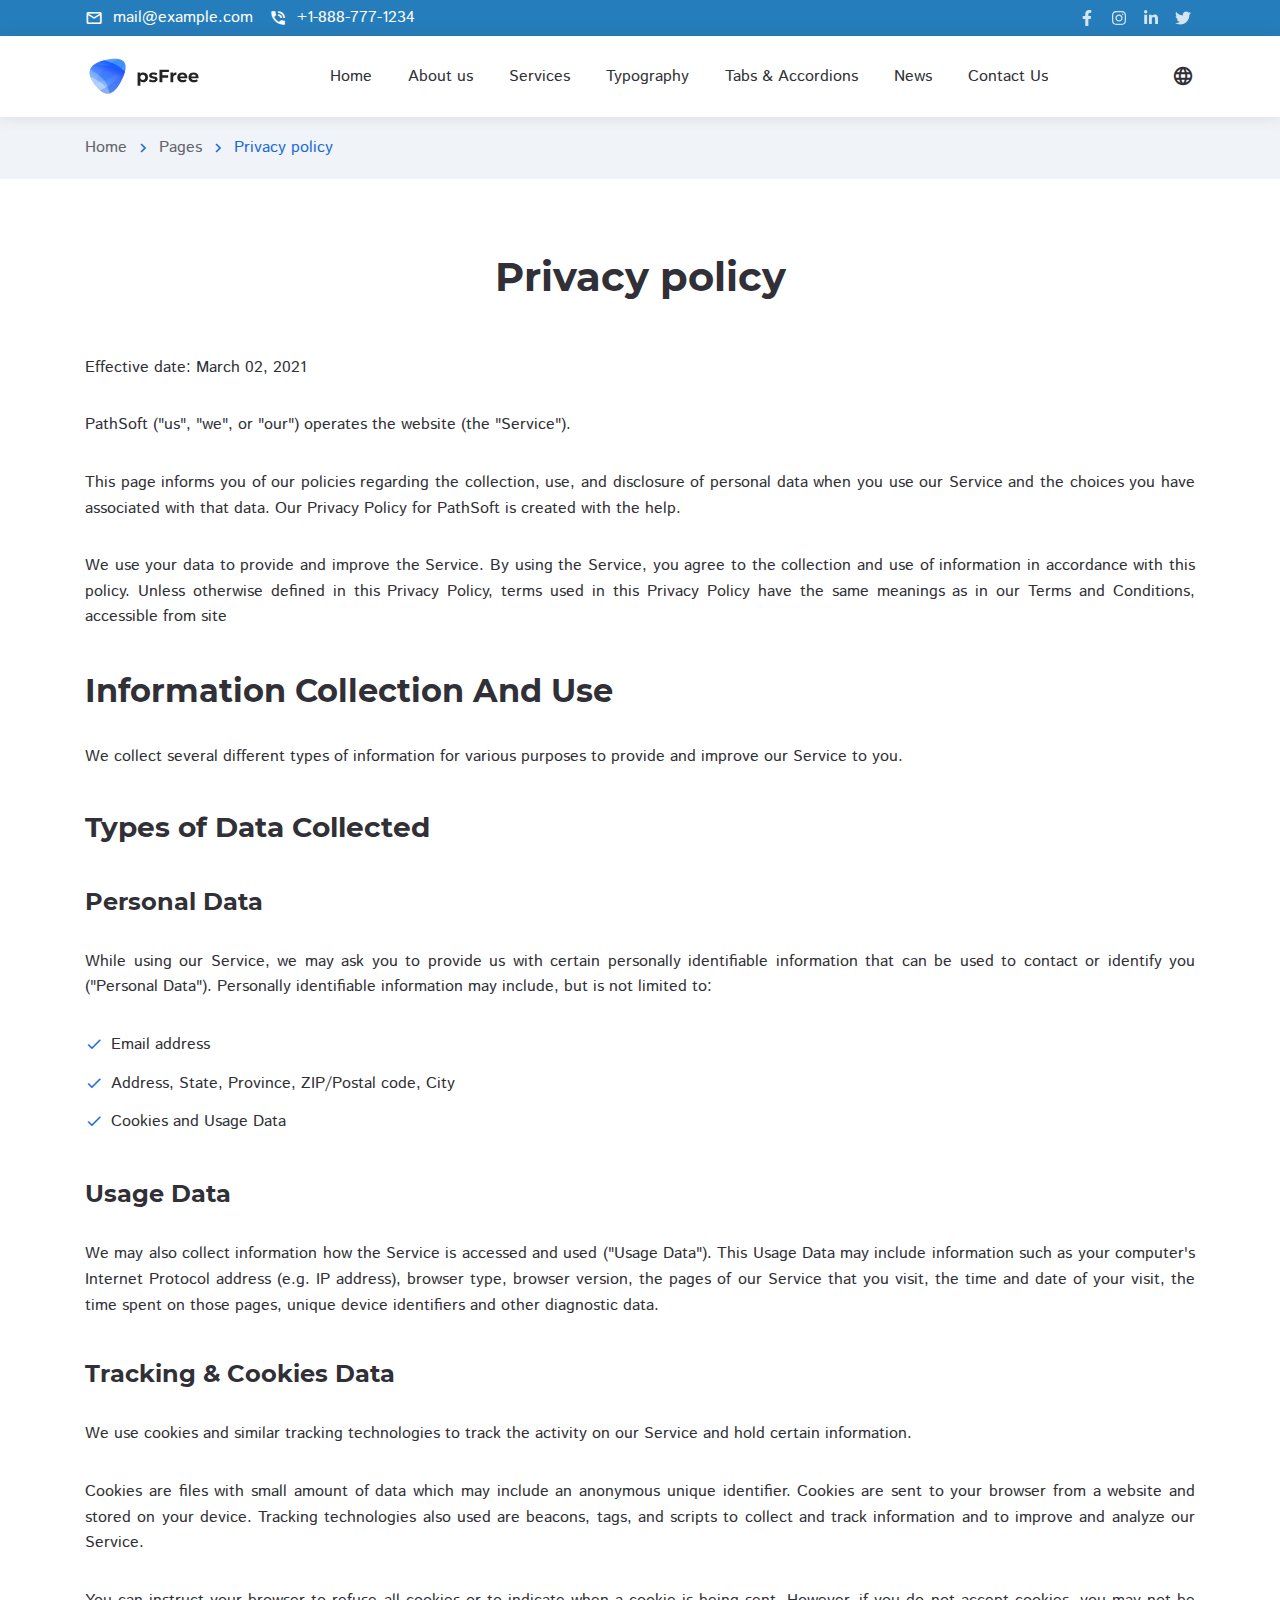
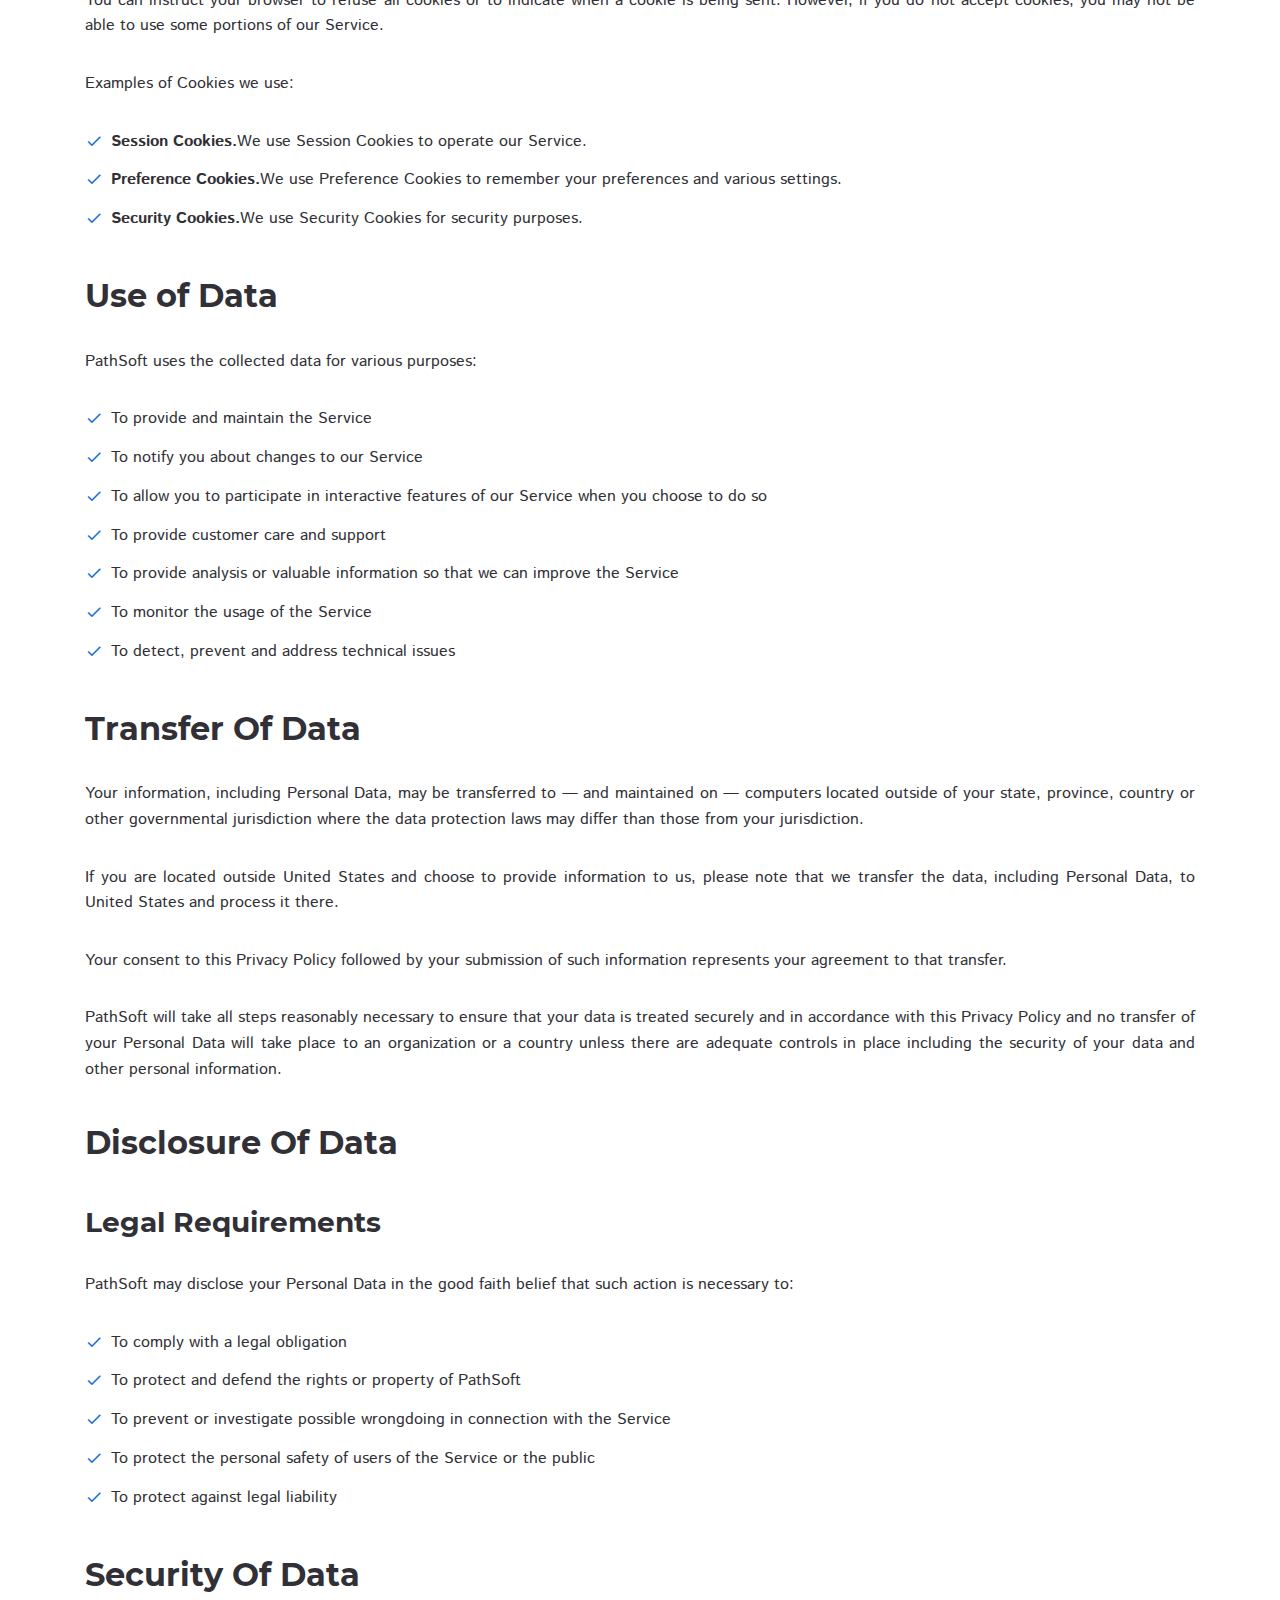
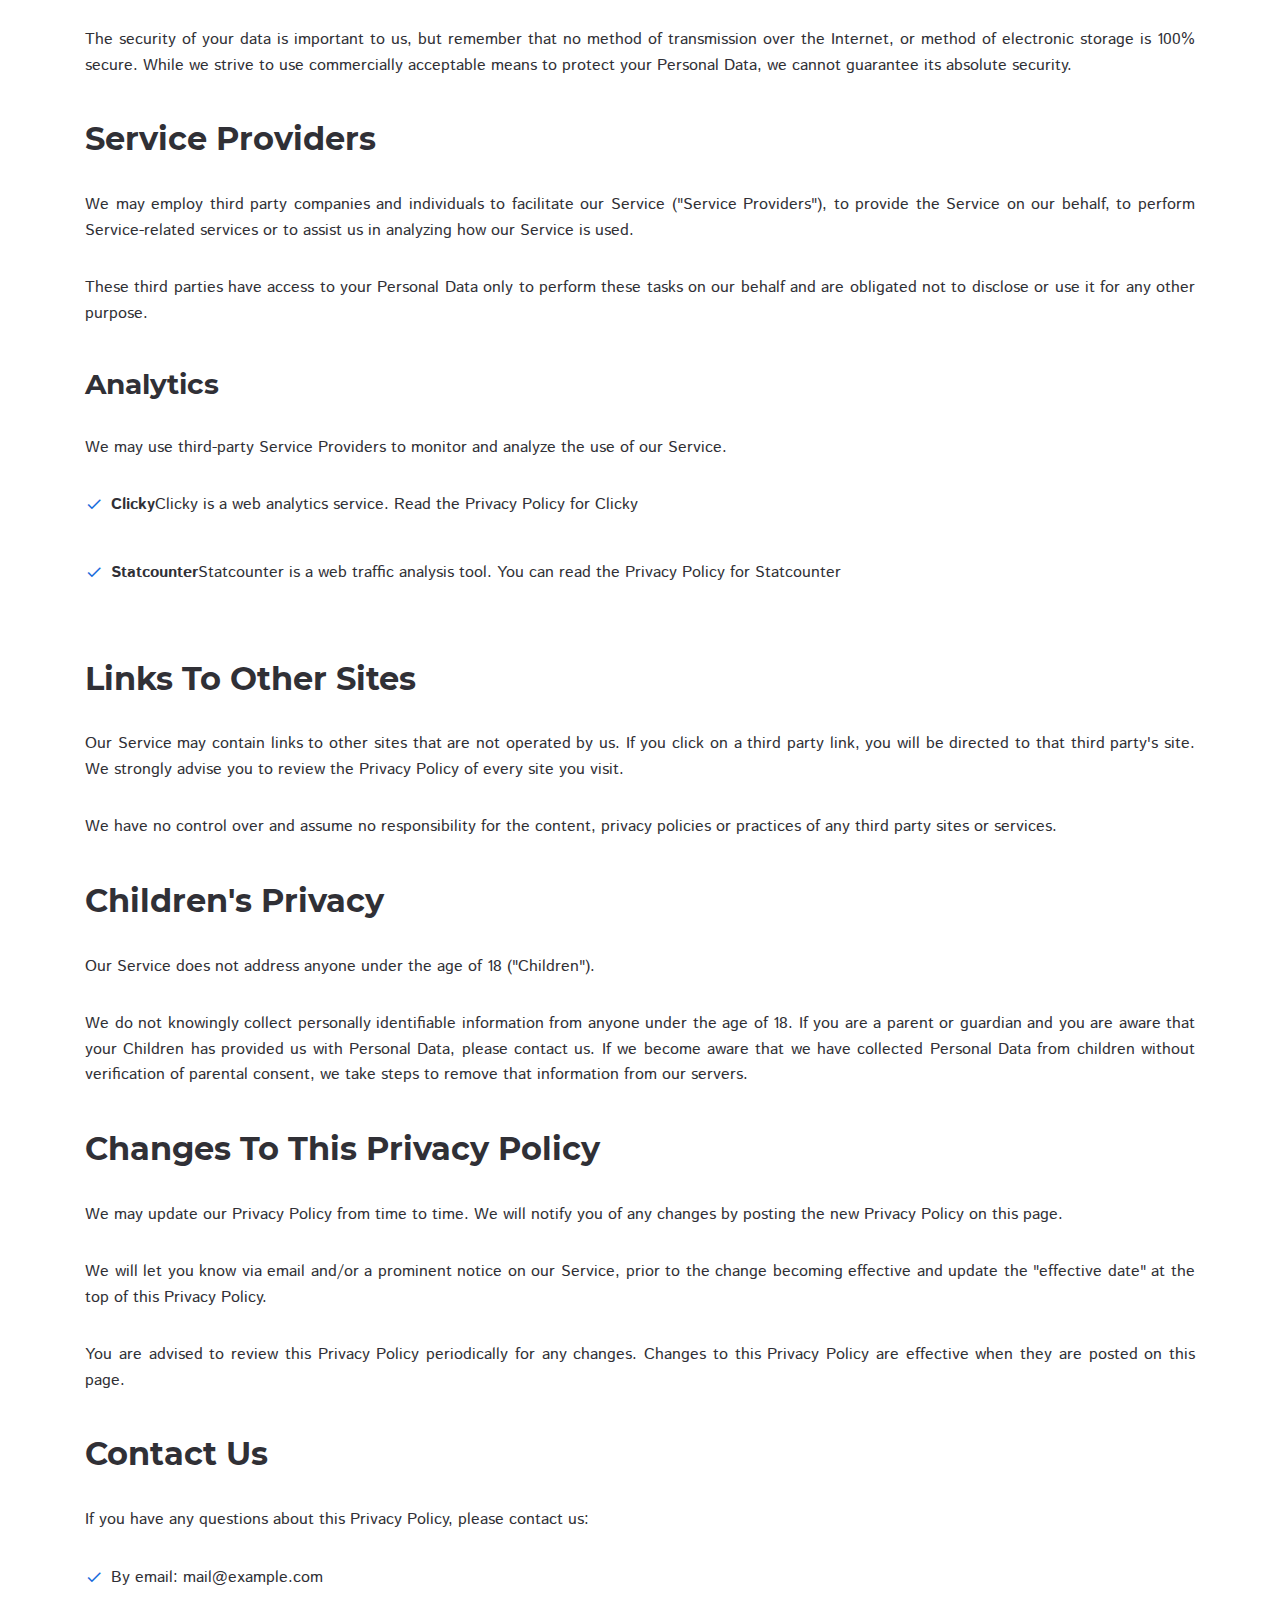
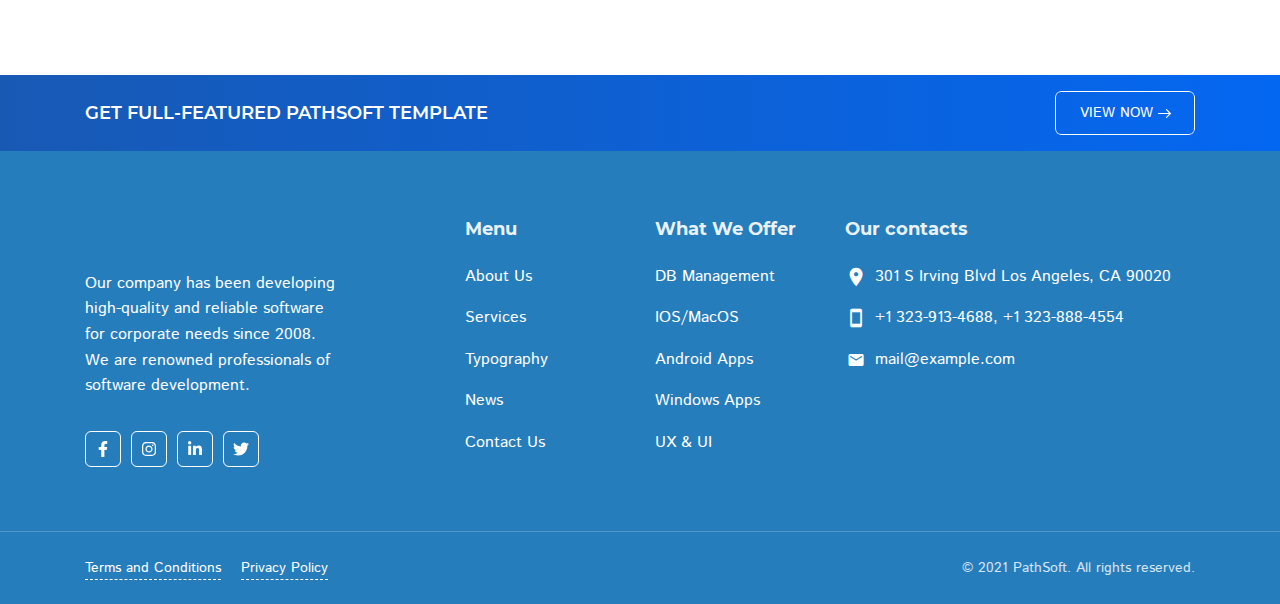
<file: website/privacy-policy.html>
<!DOCTYPE html><html lang="en">

<head>

    <meta charset="utf-8">

    <title>PathSoft - IT Solution for You Business</title>

    <meta name="description" content="Description">
    <meta http-equiv="X-UA-Compatible" content="IE=edge">
    <meta name="viewport" content="width=device-width, initial-scale=1, maximum-scale=2">
        
    <link rel="icon" href="assets/img/favicon/favicon.ico" type="image/x-icon"> 

    <link rel="stylesheet" href="assets/css/libs.css">
<link rel="stylesheet" href="assets/css/style.css">
    <link rel="preload" href="assets/fonts/istok-web-v15-latin/istok-web-v15-latin-regular.woff2" as="font" type="font/woff2" crossorigin>
<link rel="preload" href="assets/fonts/istok-web-v15-latin/istok-web-v15-latin-700.woff2" as="font" type="font/woff2" crossorigin>
<link rel="preload" href="assets/fonts/montserrat-v15-latin/montserrat-v15-latin-700.woff2" as="font" type="font/woff2" crossorigin>
<link rel="preload" href="assets/fonts/montserrat-v15-latin/montserrat-v15-latin-600.woff2" as="font" type="font/woff2" crossorigin>

<link rel="preload" href="assets/fonts/material-icons/material-icons.woff2" as="font" type="font/woff2" crossorigin>
<link rel="preload" href="assets/fonts/material-icons/material-icons-outlined.woff2" as="font" type="font/woff2" crossorigin>

</head>

<body>

	<main class="main">
		
		<div class="main-inner">

			<!-- Begin mobile main menu -->
<nav class="mmm">
    <div class="mmm-content">
        <ul class="mmm-list">
            <li><a href="index.html">Home</a></li>
            <li><a href="about-us.html">About us</a></li>
            <li><a href="services.html">Services</a></li>
            <li><a href="typography.html">Typography</a></li>
            <li><a href="tabs-and-accordions.html">Tabs & Accordions</a></li>
            <li><a href="news.html">News</a></li>
            <li><a href="contact-us.html">Contact Us</a></li>
        </ul>
    </div>
    <div class="mmm-footer">
        <ul class="mmm-lang">
            <li class="active"><a href="#!"><span>En</span></a></li>
            <li><a href="#!"><span>Sp</span></a></li>
            <li><a href="#!"><span>It</span></a></li>
            <li><a href="#!"><span>Uk</span></a></li>
            <li><a href="#!"><span>Ru</span></a></li>
        </ul>
    </div>
</nav><!-- End mobile main menu -->

<!-- <a class="bff d-none d-md-block" href="https://www.templatemonster.com/website-templates/pathsoft-it-solutions-for-your-business-services-website-template-83414.html">
    <div class="container">
        <div class="row">
            <div class="col">
                <div class="bff-container">
                    <p>Get Full-Featured PathSoft Template</p>
                    <div class="btn btn-border btn-small">
                        <span>SHOP NOW</span>
                        <svg class="btn-icon-right" viewBox="0 0 13 9" width="13" height="9"><use xlink:href="assets/img/sprite.svg#arrow-right"></use></svg>
                    </div>
                </div>
            </div>
        </div>
    </div>
</a> -->

<!-- Begin header -->
<header class="header">
    <!-- Begin header top -->
    <nav class="header-top">
        <div class="container">
            <div class="row align-items-center justify-content-between">
                <div class="col-auto">
                    <!-- Begin header top info -->
                    <ul class="header-top-info">
                        <li>
                            <a href="mailto:mail@example.com">
                                <i class="material-icons md-18">mail_outline</i>
                                <span>mail@example.com</span>
                            </a>
                        </li>
                        <li>
                            <a href="mailto:mail@example.com" class="formingHrefTel">
                                <i class="material-icons md-18">phone_in_talk</i>
                                <span>+1-888-777-1234</span>
                            </a>
                        </li>
                    </ul><!-- Ennd header top info -->
                </div>
                <div class="col-auto">
                    <div class="header-top-links">
                        <!-- Begin social links -->
                        <ul class="social-links">
                            <li>
                                <a href="#!" title="Facebook">
                                    <svg viewBox="0 0 320 512"><use xlink:href="assets/img/sprite.svg#facebook-icon"></use></svg>
                                </a>
                            </li>
                            <li>
                                <a href="#!" title="Instagram">
                                    <svg viewBox="0 0 448 512"><use xlink:href="assets/img/sprite.svg#instagram-icon"></use></svg>
                                </a>
                            </li>
                            <li>
                                <a href="#!" title="LinkedIn">
                                    <svg viewBox="0 0 448 512"><use xlink:href="assets/img/sprite.svg#linkedin-icon"></use></svg>
                                </a>
                            </li>
                            <li>
                                <a href="#!" title="Twitter">
                                    <svg viewBox="0 0 512 512"><use xlink:href="assets/img/sprite.svg#twitter-icon"></use></svg>
                                </a>
                            </li>
                        </ul><!-- End social links -->
                    </div>
                </div>
            </div>
        </div>
    </nav><!-- End header top -->
    <!-- Begin header fixed -->
    <nav class="header-fixed">
        <div class="container">
            <div class="row flex-nowrap align-items-center justify-content-between">
                <div class="col-auto d-block d-lg-none header-fixed-col">
                    <div class="main-mnu-btn">
                        <span class="bar bar-1"></span>
                        <span class="bar bar-2"></span>
                        <span class="bar bar-3"></span>
                        <span class="bar bar-4"></span>
                    </div>
                </div>
                <div class="col-auto header-fixed-col">
                    <!-- Begin logo -->
                    <a href="/" class="logo" title="PathSoft">
                        <img src="assets/img/logo.svg" width="115" height="36" alt="PathSoft">
                    </a><!-- End logo -->
                </div>
                <div class="col-auto header-fixed-col d-none d-lg-block col-static">
                    <!-- Begin main menu -->
<nav class="main-mnu">
    <ul class="main-mnu-list">
        <li><a href="index.html" data-title="Home"><span>Home</span></a></li>
        <li><a href="about-us.html" data-title="About us"><span>About us</span></a></li>
        <li><a href="services.html" data-title="Services"><span>Services</span></a></li>
        <li><a href="typography.html" data-title="Typography"><span>Typography</span></a></li>
        <li><a href="tabs-and-accordions.html" data-title="Tabs & Accordions"><span>Tabs & Accordions</span></a></li>
        <li><a href="news.html" data-title="News"><span>News</span></a></li>
        <li><a href="contact-us.html" data-title="Contact Us"><span>Contact Us</span></a></li>
    </ul>
</nav><!-- End main menu -->
                </div>
                <div class="col-auto header-fixed-col col-static">
                    <!-- Begin header actions -->
                    <ul class="header-actions">
                        <!-- Begin header languarge -->
                        <li class="d-none d-lg-block">
                            <div class="header-lang">
                                <div class="header-lang-current"><i class="material-icons md-22">language</i></div>
                                <ul class="header-lang-list">
                                    <li class="active"><a href="#!" class="hover-link" data-lang="En" data-title="English"><span>English</span></a></li>
                                    <li><a href="#!" class="hover-link" data-lang="Sp" data-title="Spanish"><span>Spanish</span></a></li>
                                    <li><a href="#!" class="hover-link" data-lang="It" data-title="Italian"><span>Italian</span></a></li>
                                    <li><a href="#!" class="hover-link" data-lang="Uk" data-title="Ukraine"><span>Ukraine</span></a></li>
                                    <li><a href="#!" class="hover-link" data-lang="Ru" data-title="Russian"><span>Russian</span></a></li>
                                </ul>
                            </div>
                        </li><!-- End header languarge -->
                        <!-- Begin header navbar -->
                        <li class="d-block d-lg-none">
                            <div class="header-navbar">
                                <div class="header-navbar-btn">
                                    <i class="material-icons md-24">more_vert</i>
                                </div>
                                <ul class="header-navbar-content">
                                    <li>
                                        <a href="mailto:mail@example.com">
                                            <i class="material-icons md-20">mail_outline</i>
                                            <span>mail@example.com</span>
                                        </a>
                                    </li>
                                    <li>
                                        <a href="mailto:mail@example.com" class="formingHrefTel">
                                            <i class="material-icons md-20">support_agent</i>
                                            <span>1-888-777-1234</span>
                                        </a>
                                    </li>
                                    <li>
                                        <!-- Begin social links -->
                                        <ul class="social-links">
                                            <li>
                                                <a href="#!" title="Facebook">
                                                    <svg viewBox="0 0 320 512"><use xlink:href="assets/img/sprite.svg#facebook-icon"></use></svg>
                                                </a>
                                            </li>
                                            <li>
                                                <a href="#!" title="Instagram">
                                                    <svg viewBox="0 0 448 512"><use xlink:href="assets/img/sprite.svg#instagram-icon"></use></svg>
                                                </a>
                                            </li>
                                            <li>
                                                <a href="#!" title="LinkedIn">
                                                    <svg viewBox="0 0 448 512"><use xlink:href="assets/img/sprite.svg#linkedin-icon"></use></svg>
                                                </a>
                                            </li>
                                            <li>
                                                <a href="#!" title="Twitter">
                                                    <svg viewBox="0 0 512 512"><use xlink:href="assets/img/sprite.svg#twitter-icon"></use></svg>
                                                </a>
                                            </li>
                                        </ul><!-- End social links -->
                                    </li>
                                </ul>
                            </div>
                        </li><!-- End header navbar -->
                    </ul><!-- End header actions -->
                </div>
            </div>
        </div>
    </nav><!-- End header fixed -->
</header><!-- End header -->

			<!-- Begin bread crumbs -->
			<nav class="bread-crumbs">
				<div class="container">
					<div class="row">
						<div class="col-12">
							<ul class="bread-crumbs-list">
								<li>
									<a href="index.html">Home</a>
									<i class="material-icons md-18">chevron_right</i>
								</li>
								<li>
									<a href="#!">Pages</a>
									<i class="material-icons md-18">chevron_right</i>
								</li>
								<li><a href="#!">Privacy policy</a></li>
							</ul>
						</div>
					</div>
				</div>
			</nav><!-- End bread crumbs -->

			<div class="section">
				<div class="container">
					<div class="row">
						<div class="col-12">
							<div class="section-heading heading-center">
								<h1>Privacy policy</h1>
							</div>
							<div class="content">
								<p>Effective date: March 02, 2021</p>
								<p>PathSoft ("us", "we", or "our") operates the website (the "Service").</p>
								<p>This page informs you of our policies regarding the collection, use, and disclosure of personal data when you use
									our Service and the choices you have associated with that data. Our Privacy Policy for PathSoft is created with
									the help.</p>
							
								<p>We use your data to provide and improve the Service. By using the Service, you agree to the collection and use of
									information in accordance with this policy. Unless otherwise defined in this Privacy Policy, terms used in this
									Privacy Policy have the same meanings as in our Terms and Conditions, accessible from site</p>
							
							
								<h2>Information Collection And Use</h2>
							
								<p>We collect several different types of information for various purposes to provide and improve our Service to you.
								</p>
							
								<h3>Types of Data Collected</h3>
							
								<h4>Personal Data</h4>
							
								<p>While using our Service, we may ask you to provide us with certain personally identifiable information that can
									be used to contact or identify you ("Personal Data"). Personally identifiable information may include, but is
									not limited to:</p>
							
								<ul>
									<li>Email address</li>
									<li>Address, State, Province, ZIP/Postal code, City</li>
									<li>Cookies and Usage Data</li>
								</ul>
							
								<h4>Usage Data</h4>
							
								<p>We may also collect information how the Service is accessed and used ("Usage Data"). This Usage Data may include
									information such as your computer's Internet Protocol address (e.g. IP address), browser type, browser version,
									the pages of our Service that you visit, the time and date of your visit, the time spent on those pages, unique
									device identifiers and other diagnostic data.</p>
							
								<h4>Tracking & Cookies Data</h4>
								<p>We use cookies and similar tracking technologies to track the activity on our Service and hold certain
									information.</p>
								<p>Cookies are files with small amount of data which may include an anonymous unique identifier. Cookies are sent to
									your browser from a website and stored on your device. Tracking technologies also used are beacons, tags, and
									scripts to collect and track information and to improve and analyze our Service.</p>
								<p>You can instruct your browser to refuse all cookies or to indicate when a cookie is being sent. However, if you
									do not accept cookies, you may not be able to use some portions of our Service.</p>
								<p>Examples of Cookies we use:</p>
								<ul>
									<li><strong>Session Cookies.</strong> We use Session Cookies to operate our Service.</li>
									<li><strong>Preference Cookies.</strong> We use Preference Cookies to remember your preferences and various
										settings.</li>
									<li><strong>Security Cookies.</strong> We use Security Cookies for security purposes.</li>
								</ul>
							
								<h2>Use of Data</h2>
							
								<p>PathSoft uses the collected data for various purposes:</p>
								<ul>
									<li>To provide and maintain the Service</li>
									<li>To notify you about changes to our Service</li>
									<li>To allow you to participate in interactive features of our Service when you choose to do so</li>
									<li>To provide customer care and support</li>
									<li>To provide analysis or valuable information so that we can improve the Service</li>
									<li>To monitor the usage of the Service</li>
									<li>To detect, prevent and address technical issues</li>
								</ul>
							
								<h2>Transfer Of Data</h2>
								<p>Your information, including Personal Data, may be transferred to — and maintained on — computers located outside
									of your state, province, country or other governmental jurisdiction where the data protection laws may differ
									than those from your jurisdiction.</p>
								<p>If you are located outside United States and choose to provide information to us, please note that we transfer
									the data, including Personal Data, to United States and process it there.</p>
								<p>Your consent to this Privacy Policy followed by your submission of such information represents your agreement to
									that transfer.</p>
								<p>PathSoft will take all steps reasonably necessary to ensure that your data is treated securely and in accordance
									with this Privacy Policy and no transfer of your Personal Data will take place to an organization or a country
									unless there are adequate controls in place including the security of your data and other personal information.
								</p>
							
								<h2>Disclosure Of Data</h2>
							
								<h3>Legal Requirements</h3>
								<p>PathSoft may disclose your Personal Data in the good faith belief that such action is necessary to:</p>
								<ul>
									<li>To comply with a legal obligation</li>
									<li>To protect and defend the rights or property of PathSoft</li>
									<li>To prevent or investigate possible wrongdoing in connection with the Service</li>
									<li>To protect the personal safety of users of the Service or the public</li>
									<li>To protect against legal liability</li>
								</ul>
							
								<h2>Security Of Data</h2>
								<p>The security of your data is important to us, but remember that no method of transmission over the Internet, or
									method of electronic storage is 100% secure. While we strive to use commercially acceptable means to protect
									your Personal Data, we cannot guarantee its absolute security.</p>
							
								<h2>Service Providers</h2>
								<p>We may employ third party companies and individuals to facilitate our Service ("Service Providers"), to provide
									the Service on our behalf, to perform Service-related services or to assist us in analyzing how our Service is
									used.</p>
								<p>These third parties have access to your Personal Data only to perform these tasks on our behalf and are obligated
									not to disclose or use it for any other purpose.</p>
							
								<h3>Analytics</h3>
								<p>We may use third-party Service Providers to monitor and analyze the use of our Service.</p>
								<ul>
									<li>
										<p><strong>Clicky</strong></p>
										<p>Clicky is a web analytics service. Read the Privacy Policy for Clicky</p>
									</li>
									<li>
										<p><strong>Statcounter</strong></p>
										<p>Statcounter is a web traffic analysis tool. You can read the Privacy Policy for Statcounter</p>
									</li>
								</ul>
								<h2>Links To Other Sites</h2>
								<p>Our Service may contain links to other sites that are not operated by us. If you click on a third party link, you
									will be directed to that third party's site. We strongly advise you to review the Privacy Policy of every site
									you visit.</p>
								<p>We have no control over and assume no responsibility for the content, privacy policies or practices of any third
									party sites or services.</p>
								<h2>Children's Privacy</h2>
								<p>Our Service does not address anyone under the age of 18 ("Children").</p>
								<p>We do not knowingly collect personally identifiable information from anyone under the age of 18. If you are a
									parent or guardian and you are aware that your Children has provided us with Personal Data, please contact us.
									If we become aware that we have collected Personal Data from children without verification of parental consent,
									we take steps to remove that information from our servers.</p>
								<h2>Changes To This Privacy Policy</h2>
								<p>We may update our Privacy Policy from time to time. We will notify you of any changes by posting the new Privacy
									Policy on this page.</p>
								<p>We will let you know via email and/or a prominent notice on our Service, prior to the change becoming effective
									and update the "effective date" at the top of this Privacy Policy.</p>
								<p>You are advised to review this Privacy Policy periodically for any changes. Changes to this Privacy Policy are
									effective when they are posted on this page.</p>
								<h2>Contact Us</h2>
								<p>If you have any questions about this Privacy Policy, please contact us:</p>
								<ul>
									<li>By email: mail@example.com</li>
								</ul>
							</div>
						</div>
					</div>
				</div>
			</div>

		</div>

		<a class="bff d-none d-md-block" href="https://www.templatemonster.com/website-templates/pathsoft-it-solutions-for-your-business-services-website-template-83414.html">
    <div class="container">
        <div class="row">
            <div class="col">
                <div class="bff-container">
                    <p>Get Full-Featured PathSoft Template</p>
                    <div class="btn btn-border btn-small">
                        <span>VIEW NOW</span>
                        <svg class="btn-icon-right" viewBox="0 0 13 9" width="13" height="9"><use xlink:href="assets/img/sprite.svg#arrow-right"></use></svg>
                    </div>
                </div>
            </div>
        </div>
    </div>
</a>

<!-- Begin footer -->
<footer class="footer">
    <div class="footer-main">
        <div class="container">
            <div class="row items">
                <div class="col-xl-3 col-lg-3 col-md-5 col-12 item">
                    <!-- Begin company info -->
                    <div class="footer-company-info">
                        <div class="footer-company-top">
                            <a href="/" class="logo" title="PathSoft">
                                <img data-src="assets/img/logo-white.svg" width="115" height="36" class="lazy" src="[data-uri]" alt="PathSoft">
                            </a>
                            <div class="footer-company-desc">
                                <p>Our company has been developing high-quality and reliable software for corporate needs since 2008. We are renowned professionals of software development.</p>
                            </div>
                        </div>
                        <ul class="footer-social-links">
                            <li>
                                <a href="#!" title="Facebook">
                                    <svg viewBox="0 0 320 512">
                                        <use xlink:href="assets/img/sprite.svg#facebook-icon"></use>
                                    </svg>
                                </a>
                            </li>
                            <li>
                                <a href="#!" title="Instagram">
                                    <svg viewBox="0 0 448 512">
                                        <use xlink:href="assets/img/sprite.svg#instagram-icon"></use>
                                    </svg>
                                </a>
                            </li>
                            <li>
                                <a href="#!" title="LinkedIn">
                                    <svg viewBox="0 0 448 512">
                                        <use xlink:href="assets/img/sprite.svg#linkedin-icon"></use>
                                    </svg>
                                </a>
                            </li>
                            <li>
                                <a href="#!" title="Twitter">
                                    <svg viewBox="0 0 512 512">
                                        <use xlink:href="assets/img/sprite.svg#twitter-icon"></use>
                                    </svg>
                                </a>
                            </li>
                        </ul>
                    </div>
                    <!-- End company info -->
                </div>
                <div class="col-xl-2 offset-xl-1 col-md-3 col-5 col-lg-2 item">
                    <div class="footer-item">
                        <p class="footer-item-heading">Menu</p>
                        <nav class="footer-nav">
                            <ul class="footer-mnu">
                                <li><a href="about-us.html" class="hover-link" data-title="About Us"><span>About Us</span></a></li>
                                <li><a href="services.html" class="hover-link" data-title="Services"><span>Services</span></a></li>
                                <li><a href="typography.html" data-title="Typography"><span>Typography</span></a></li>
                                <li><a href="news.html" class="hover-link" data-title="News"><span>News</span></a></li>
                                <li><a href="contact-us.html" class="hover-link" data-title="Contact Us"><span>Contact Us</span></a></li>
                            </ul>
                        </nav>
                    </div>
                </div>
                <div class="col-xl-2 col-lg-3 col-md-3 col-7 item">
                    <div class="footer-item">
                        <p class="footer-item-heading">What We Offer</p>
                        <nav class="footer-nav">
                            <ul class="footer-mnu">
                                <li><a href="#!" class="hover-link" data-title="DB Management"><span>DB Management</span></a></li>
                                <li><a href="#!" class="hover-link" data-title="IOS/MacOS"><span>IOS/MacOS</span></a></li>
                                <li><a href="#!" class="hover-link" data-title="Android Apps"><span>Android Apps</span></a></li>
                                <li><a href="#!" class="hover-link" data-title="Windows Apps"><span>Windows Apps</span></a></li>
                                <li><a href="#!" class="hover-link" data-title="UX & UI"><span>UX & UI</span></a></li>
                            </ul>
                        </nav>
                    </div>
                </div>
                <div class="col-xs-4 col-lg-4 col-12 item">
                    <div class="footer-item">
                        <p class="footer-item-heading">Our contacts</p>
                        <ul class="footer-contacts">
                            <li>
                                <i class="material-icons md-22">location_on</i>
                                <div class="footer-contact-info">
                                    301 S Irving Blvd Los Angeles, CA 90020
                                </div>
                            </li>
                            <li>
                                <i class="material-icons md-22 footer-contact-tel">smartphone</i>
                                <div class="footer-contact-info">
                                    <a href="#!" class="formingHrefTel">+1 323-913-4688</a>, <a href="#!" class="formingHrefTel">+1 323-888-4554</a>
                                </div>
                            </li>
                            <li>
                                <i class="material-icons md-22 footer-contact-email">email</i>
                                <div class="footer-contact-info">
                                    <a href="mailto:mail@example.com">mail@example.com</a>
                                </div>
                            </li>
                        </ul>
                    </div>
                    <!-- <div class="footer-item">
                        <p class="footer-item-heading">Subscribe</p>
                        <form action="#!" method="post" class="footer-subscribe">
                            <div class="form-field">
                                <label for="subscribe-email" class="form-field-label">Your email</label>
                                <input type="email" class="form-field-input" name="Subscribe_email" value="" autocomplete="off" required="required" id="subscribe-email">
                            </div>
                            <div class="form-btn">
                                <button type="submit" class="btn ripple"><span>Subscribe</span></button>
                            </div>
                        </form>
                    </div> -->
                </div>
            </div>
        </div>
    </div>
    <div class="footer-bottom">
        <div class="container">
            <div class="row justify-content-between items">
                <div class="col-md-auto col-12 item">
                    <nav class="footer-links">
                        <ul>
                            <li><a href="terms-and-conditions.html">Terms and Conditions</a></li>
                            <li><a href="privacy-policy.html">Privacy Policy</a></li>
                        </ul>
                    </nav>
                </div>
                <div class="col-md-auto col-12 item">
                    <div class="copyright">© 2021 PathSoft. All rights reserved.</div>
                </div>
            </div>
        </div>
    </div>
</footer><!-- End footer -->

	</main><!-- End main -->

	<script src="assets/libs/jquery/jquery.min.js"></script>
<script src="assets/libs/lozad/lozad.min.js"></script>
<script src="assets/libs/device/device.js"></script>
<script src="assets/libs/ScrollToFixed/jquery-scrolltofixed-min.js"></script>
<script src="assets/libs/spincrement/jquery.spincrement.min.js"></script>
<script src="assets/libs/jquery-validation-1.19.3/jquery.validate.min.js"></script>
<script src="assets/js/custom.js"></script>

</body>
</html>
</file>
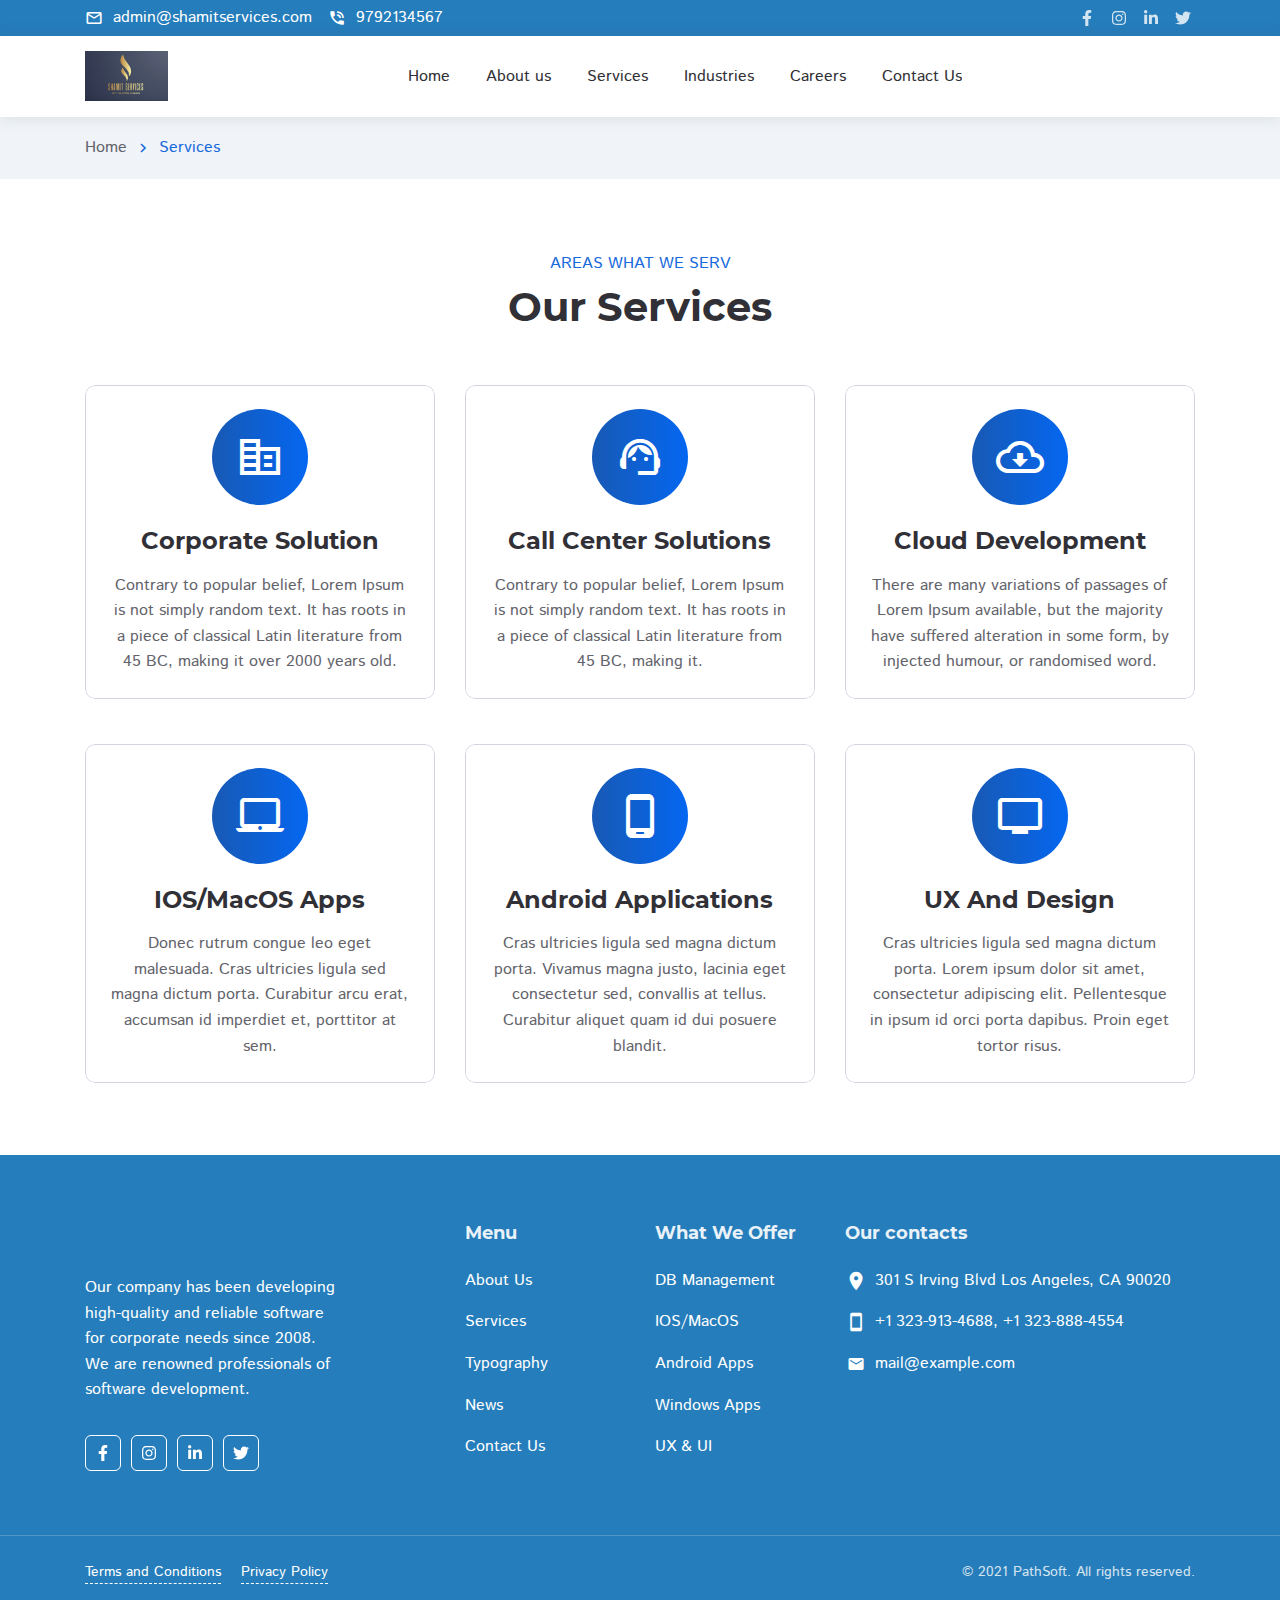
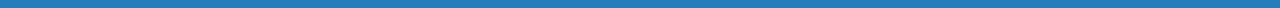
<file: website/services.html>
<!DOCTYPE html>
<html lang="en">

<head>

    <meta charset="utf-8">

    <title>PathSoft - IT Solution for You Business</title>

    <meta name="description" content="Description">
    <meta http-equiv="X-UA-Compatible" content="IE=edge">
    <meta name="viewport" content="width=device-width, initial-scale=1, maximum-scale=2">

    <link rel="icon" href="assets/img/favicon/favicon.ico" type="image/x-icon">

    <link rel="stylesheet" href="assets/css/libs.css">
    <link rel="stylesheet" href="assets/css/style.css">
    <link rel="preload" href="assets/fonts/istok-web-v15-latin/istok-web-v15-latin-regular.woff2" as="font"
        type="font/woff2" crossorigin>
    <link rel="preload" href="assets/fonts/istok-web-v15-latin/istok-web-v15-latin-700.woff2" as="font"
        type="font/woff2" crossorigin>
    <link rel="preload" href="assets/fonts/montserrat-v15-latin/montserrat-v15-latin-700.woff2" as="font"
        type="font/woff2" crossorigin>
    <link rel="preload" href="assets/fonts/montserrat-v15-latin/montserrat-v15-latin-600.woff2" as="font"
        type="font/woff2" crossorigin>

    <link rel="preload" href="assets/fonts/material-icons/material-icons.woff2" as="font" type="font/woff2" crossorigin>
    <link rel="preload" href="assets/fonts/material-icons/material-icons-outlined.woff2" as="font" type="font/woff2"
        crossorigin>

</head>

<body>

    <main class="main">

        <div class="main-inner">

            <!-- Begin mobile main menu -->
            <nav class="mmm">
                <div class="mmm-content">
                    <ul class="mmm-list">
                        <li><a href="index.html">Home</a></li>
                        <li><a href="about-us.html">About us</a></li>
                        <li><a href="services.html">Services</a></li>
                        <li><a href="typography.html">Typography</a></li>
                        <li><a href="tabs-and-accordions.html">Tabs & Accordions</a></li>
                        <li><a href="news.html">News</a></li>
                        <li><a href="contact-us.html">Contact Us</a></li>
                    </ul>
                </div>
                <div class="mmm-footer">
                    <ul class="mmm-lang">
                        <li class="active"><a href="#!"><span>En</span></a></li>
                        <li><a href="#!"><span>Sp</span></a></li>
                        <li><a href="#!"><span>It</span></a></li>
                        <li><a href="#!"><span>Uk</span></a></li>
                        <li><a href="#!"><span>Ru</span></a></li>
                    </ul>
                </div>
            </nav><!-- End mobile main menu -->

            <!-- <a class="bff d-none d-md-block" href="https://www.templatemonster.com/website-templates/pathsoft-it-solutions-for-your-business-services-website-template-83414.html">
    <div class="container">
        <div class="row">
            <div class="col">
                <div class="bff-container">
                    <p>Get Full-Featured PathSoft Template</p>
                    <div class="btn btn-border btn-small">
                        <span>SHOP NOW</span>
                        <svg class="btn-icon-right" viewBox="0 0 13 9" width="13" height="9"><use xlink:href="assets/img/sprite.svg#arrow-right"></use></svg>
                    </div>
                </div>
            </div>
        </div>
    </div>
</a> -->

         <!-- Begin header -->
         <header class="header">
            <!-- Begin header top -->
            <nav class="header-top">
                <div class="container">
                    <div class="row align-items-center justify-content-between">
                        <div class="col-auto">
                            <!-- Begin header top info -->
                            <ul class="header-top-info">
                                <li>
                                    <a href="mailto:mail@example.com">
                                        <i class="material-icons md-18">mail_outline</i>
                                        <span>admin@shamitservices.com</span>
                                    </a>
                                </li>
                                <li>
                                    <a href="mailto:mail@example.com" class="formingHrefTel">
                                        <i class="material-icons md-18">phone_in_talk</i>
                                        <span>9792134567</span>
                                    </a>
                                </li>
                            </ul><!-- Ennd header top info -->
                        </div>
                        <div class="col-auto">
                            <div class="header-top-links">
                                <!-- Begin social links -->
                                <ul class="social-links">
                                    <li>
                                        <a href="#!" title="Facebook">
                                            <svg viewBox="0 0 320 512">
                                                <use xlink:href="assets/img/sprite.svg#facebook-icon"></use>
                                            </svg>
                                        </a>
                                    </li>
                                    <li>
                                        <a href="#!" title="Instagram">
                                            <svg viewBox="0 0 448 512">
                                                <use xlink:href="assets/img/sprite.svg#instagram-icon"></use>
                                            </svg>
                                        </a>
                                    </li>
                                    <li>
                                        <a href="#!" title="LinkedIn">
                                            <svg viewBox="0 0 448 512">
                                                <use xlink:href="assets/img/sprite.svg#linkedin-icon"></use>
                                            </svg>
                                        </a>
                                    </li>
                                    <li>
                                        <a href="#!" title="Twitter">
                                            <svg viewBox="0 0 512 512">
                                                <use xlink:href="assets/img/sprite.svg#twitter-icon"></use>
                                            </svg>
                                        </a>
                                    </li>
                                </ul><!-- End social links -->
                            </div>
                        </div>
                    </div>
                </div>
            </nav><!-- End header top -->
            <!-- Begin header fixed -->
            <nav class="header-fixed">
                <div class="container">
                    <div class="row flex-nowrap align-items-center justify-content-between">
                        <div class="col-auto d-block d-lg-none header-fixed-col">
                            <div class="main-mnu-btn">
                                <span class="bar bar-1"></span>
                                <span class="bar bar-2"></span>
                                <span class="bar bar-3"></span>
                                <span class="bar bar-4"></span>
                            </div>
                        </div>
                        <div class="col-auto header-fixed-col">
                            <!-- Begin logo -->
                            <a href="/" class="logo" title="PathSoft">
                                <img src="assets/img/logo.jpg" width="115" height="50" alt="PathSoft">
                            </a><!-- End logo -->
                        </div>
                        <div class="col-auto header-fixed-col d-none d-lg-block col-static">
                            <!-- Begin main menu -->
                            <nav class="main-mnu">
                                <ul class="main-mnu-list">
                                    <li><a href="index.html" data-title="Home"><span>Home</span></a></li>
                                    <li><a href="about-us.html" data-title="About us"><span>About us</span></a></li>
                                    <li><a href="services.html" data-title="Services"><span>Services</span></a></li>
                                    <li><a href="" data-title="Industries"><span>Industries</span></a></li>
                                    <li><a href="" data-title="Careers"><span>Careers</span></a></li>
                                    <li><a href="contact-us.html" data-title="Contact Us"><span>Contact
                                                Us</span></a></li>
                                </ul>
                            </nav><!-- End main menu -->
                        </div>
                        <div class="col-auto header-fixed-col col-static">
                            <!-- Begin header actions -->
                            <ul class="header-actions">
                                <!-- Begin header navbar -->
                                <li class="d-block d-lg-none">
                                    <div class="header-navbar">
                                        <div class="header-navbar-btn">
                                            <i class="material-icons md-24">more_vert</i>
                                        </div>
                                        <ul class="header-navbar-content">
                                            <li>
                                                <a href="mailto:mail@example.com">
                                                    <i class="material-icons md-20">mail_outline</i>
                                                    <span>admin@shamitservices.com</span>
                                                </a>
                                            </li>
                                            <li>
                                                <a href="mailto:mail@example.com" class="formingHrefTel">
                                                    <i class="material-icons md-20">support_agent</i>
                                                    <span>1-888-777-1234</span>
                                                </a>
                                            </li>
                                            <li>
                                                <!-- Begin social links -->
                                                <ul class="social-links">
                                                    <li>
                                                        <a href="#!" title="Facebook">
                                                            <svg viewBox="0 0 320 512">
                                                                <use
                                                                    xlink:href="assets/img/sprite.svg#facebook-icon">
                                                                </use>
                                                            </svg>
                                                        </a>
                                                    </li>
                                                    <li>
                                                        <a href="#!" title="Instagram">
                                                            <svg viewBox="0 0 448 512">
                                                                <use
                                                                    xlink:href="assets/img/sprite.svg#instagram-icon">
                                                                </use>
                                                            </svg>
                                                        </a>
                                                    </li>
                                                    <li>
                                                        <a href="#!" title="LinkedIn">
                                                            <svg viewBox="0 0 448 512">
                                                                <use
                                                                    xlink:href="assets/img/sprite.svg#linkedin-icon">
                                                                </use>
                                                            </svg>
                                                        </a>
                                                    </li>
                                                    <li>
                                                        <a href="#!" title="Twitter">
                                                            <svg viewBox="0 0 512 512">
                                                                <use
                                                                    xlink:href="assets/img/sprite.svg#twitter-icon">
                                                                </use>
                                                            </svg>
                                                        </a>
                                                    </li>
                                                </ul><!-- End social links -->
                                            </li>
                                        </ul>
                                    </div>
                                </li><!-- End header navbar -->
                            </ul><!-- End header actions -->
                        </div>
                    </div>
                </div>
            </nav><!-- End header fixed -->
        </header><!-- End header -->

            <!-- Begin bread crumbs -->
            <nav class="bread-crumbs">
                <div class="container">
                    <div class="row">
                        <div class="col-12">
                            <ul class="bread-crumbs-list">
                                <li>
                                    <a href="index.html">Home</a>
                                    <i class="material-icons md-18">chevron_right</i>
                                </li>
                                <li><a href="#!">Services</a></li>
                            </ul>
                        </div>
                    </div>
                </div>
            </nav><!-- End bread crumbs -->

            <div class="section">
                <div class="container">
                    <div class="row items">
                        <div class="col-12">
                            <div class="section-heading heading-center">
                                <div class="section-subheading">Areas what we serv</div>
                                <h1>Our Services</h1>
                            </div>
                        </div>
                        <div class="col-lg-4 col-md-6 col-12 item">
                            <!-- Begin icon item -->
                            <a href="single-services.html" class="iitem item-style">
                                <div class="iitem-icon">
                                    <i class="material-icons material-icons-outlined md-48">corporate_fare</i>
                                </div>
                                <div class="iitem-icon-bg">
                                    <i class="material-icons material-icons-outlined">corporate_fare</i>
                                </div>
                                <h2 class="iitem-heading item-heading-large">Corporate Solution</h2>
                                <div class="iitem-desc">Contrary to popular belief, Lorem Ipsum is not simply random
                                    text. It has roots
                                    in a piece of classical Latin literature from 45 BC, making it over 2000 years old.
                                </div>
                            </a>
                        </div>
                        <div class="col-lg-4 col-md-6 col-12 item">
                            <!-- Begin icon item -->
                            <a href="single-services.html" class="iitem item-style">
                                <div class="iitem-icon">
                                    <i class="material-icons material-icons-outlined md-48">support_agent</i>
                                </div>
                                <div class="iitem-icon-bg">
                                    <i class="material-icons material-icons-outlined">support_agent</i>
                                </div>
                                <h2 class="iitem-heading item-heading-large">Call Center Solutions</h2>
                                <div class="iitem-desc">Contrary to popular belief, Lorem Ipsum is not simply random
                                    text. It has roots
                                    in a piece of classical Latin literature from 45 BC, making it.</div>
                            </a>
                        </div>
                        <div class="col-lg-4 col-md-12 col-12 item">
                            <!-- Begin icon item -->
                            <a href="single-services.html" class="iitem item-style">
                                <div class="iitem-icon">
                                    <i class="material-icons material-icons-outlined md-48">cloud_download</i>
                                </div>
                                <div class="iitem-icon-bg">
                                    <i class="material-icons material-icons-outlined">cloud_download</i>
                                </div>
                                <h2 class="iitem-heading item-heading-large">Cloud Development</h2>
                                <div class="iitem-desc">There are many variations of passages of Lorem Ipsum available,
                                    but the majority
                                    have suffered alteration in some form, by injected humour, or randomised word.</div>
                            </a>
                        </div>
                        <div class="col-lg-4 col-md-6 col-12 item">
                            <!-- Begin icon item -->
                            <a href="single-services.html" class="iitem item-style">
                                <div class="iitem-icon">
                                    <i class="material-icons material-icons-outlined md-48">laptop_mac</i>
                                </div>
                                <div class="iitem-icon-bg">
                                    <i class="material-icons material-icons-outlined">laptop_mac</i>
                                </div>
                                <h2 class="iitem-heading item-heading-large">IOS/MacOS Apps</h2>
                                <div class="iitem-desc">Donec rutrum congue leo eget malesuada. Cras ultricies ligula
                                    sed magna dictum porta. Curabitur arcu erat, accumsan id imperdiet et, porttitor at
                                    sem.</div>
                            </a>
                        </div>
                        <div class="col-lg-4 col-md-6 col-12 item">
                            <!-- Begin icon item -->
                            <a href="single-services.html" class="iitem item-style">
                                <div class="iitem-icon">
                                    <i class="material-icons material-icons-outlined md-48">phone_android</i>
                                </div>
                                <div class="iitem-icon-bg">
                                    <i class="material-icons material-icons-outlined">phone_android</i>
                                </div>
                                <h2 class="iitem-heading item-heading-large">Android Applications</h2>
                                <div class="iitem-desc">Cras ultricies ligula sed magna dictum porta. Vivamus magna
                                    justo, lacinia eget consectetur sed, convallis at tellus. Curabitur aliquet quam id
                                    dui posuere blandit.</div>
                            </a>
                        </div>
                        <div class="col-lg-4 col-md-12 col-12 item">
                            <!-- Begin icon item -->
                            <a href="single-services.html" class="iitem item-style">
                                <div class="iitem-icon">
                                    <i class="material-icons material-icons-outlined md-48">tv</i>
                                </div>
                                <div class="iitem-icon-bg">
                                    <i class="material-icons material-icons-outlined">tv</i>
                                </div>
                                <h2 class="iitem-heading item-heading-large">UX And Design</h2>
                                <div class="iitem-desc">Cras ultricies ligula sed magna dictum porta. Lorem ipsum dolor
                                    sit amet, consectetur adipiscing elit. Pellentesque in ipsum id orci porta dapibus.
                                    Proin eget tortor risus.</div>
                            </a>
                        </div>
                    </div>
                </div>
            </div>

        </div>
        <!-- 
		<a class="bff d-none d-md-block" href="https://www.templatemonster.com/website-templates/pathsoft-it-solutions-for-your-business-services-website-template-83414.html">
    <div class="container">
        <div class="row">
            <div class="col">
                <div class="bff-container">
                    <p>Get Full-Featured PathSoft Template</p>
                    <div class="btn btn-border btn-small">
                        <span>VIEW NOW</span>
                        <svg class="btn-icon-right" viewBox="0 0 13 9" width="13" height="9"><use xlink:href="assets/img/sprite.svg#arrow-right"></use></svg>
                    </div>
                </div>
            </div>
        </div>
    </div>
</a> -->

        <!-- Begin footer -->
        <footer class="footer">
            <div class="footer-main">
                <div class="container">
                    <div class="row items">
                        <div class="col-xl-3 col-lg-3 col-md-5 col-12 item">
                            <!-- Begin company info -->
                            <div class="footer-company-info">
                                <div class="footer-company-top">
                                    <a href="/" class="logo" title="PathSoft">
                                        <img data-src="assets/img/logo-white.svg" width="115" height="36" class="lazy"
                                            src="[data-uri]"
                                            alt="PathSoft">
                                    </a>
                                    <div class="footer-company-desc">
                                        <p>Our company has been developing high-quality and reliable software for
                                            corporate needs since 2008. We are renowned professionals of software
                                            development.</p>
                                    </div>
                                </div>
                                <ul class="footer-social-links">
                                    <li>
                                        <a href="#!" title="Facebook">
                                            <svg viewBox="0 0 320 512">
                                                <use xlink:href="assets/img/sprite.svg#facebook-icon"></use>
                                            </svg>
                                        </a>
                                    </li>
                                    <li>
                                        <a href="#!" title="Instagram">
                                            <svg viewBox="0 0 448 512">
                                                <use xlink:href="assets/img/sprite.svg#instagram-icon"></use>
                                            </svg>
                                        </a>
                                    </li>
                                    <li>
                                        <a href="#!" title="LinkedIn">
                                            <svg viewBox="0 0 448 512">
                                                <use xlink:href="assets/img/sprite.svg#linkedin-icon"></use>
                                            </svg>
                                        </a>
                                    </li>
                                    <li>
                                        <a href="#!" title="Twitter">
                                            <svg viewBox="0 0 512 512">
                                                <use xlink:href="assets/img/sprite.svg#twitter-icon"></use>
                                            </svg>
                                        </a>
                                    </li>
                                </ul>
                            </div>
                            <!-- End company info -->
                        </div>
                        <div class="col-xl-2 offset-xl-1 col-md-3 col-5 col-lg-2 item">
                            <div class="footer-item">
                                <p class="footer-item-heading">Menu</p>
                                <nav class="footer-nav">
                                    <ul class="footer-mnu">
                                        <li><a href="about-us.html" class="hover-link" data-title="About Us"><span>About
                                                    Us</span></a></li>
                                        <li><a href="services.html" class="hover-link"
                                                data-title="Services"><span>Services</span></a></li>
                                        <li><a href="typography.html"
                                                data-title="Typography"><span>Typography</span></a></li>
                                        <li><a href="news.html" class="hover-link"
                                                data-title="News"><span>News</span></a></li>
                                        <li><a href="contact-us.html" class="hover-link"
                                                data-title="Contact Us"><span>Contact Us</span></a></li>
                                    </ul>
                                </nav>
                            </div>
                        </div>
                        <div class="col-xl-2 col-lg-3 col-md-3 col-7 item">
                            <div class="footer-item">
                                <p class="footer-item-heading">What We Offer</p>
                                <nav class="footer-nav">
                                    <ul class="footer-mnu">
                                        <li><a href="#!" class="hover-link" data-title="DB Management"><span>DB
                                                    Management</span></a></li>
                                        <li><a href="#!" class="hover-link"
                                                data-title="IOS/MacOS"><span>IOS/MacOS</span></a></li>
                                        <li><a href="#!" class="hover-link" data-title="Android Apps"><span>Android
                                                    Apps</span></a></li>
                                        <li><a href="#!" class="hover-link" data-title="Windows Apps"><span>Windows
                                                    Apps</span></a></li>
                                        <li><a href="#!" class="hover-link" data-title="UX & UI"><span>UX &
                                                    UI</span></a></li>
                                    </ul>
                                </nav>
                            </div>
                        </div>
                        <div class="col-xs-4 col-lg-4 col-12 item">
                            <div class="footer-item">
                                <p class="footer-item-heading">Our contacts</p>
                                <ul class="footer-contacts">
                                    <li>
                                        <i class="material-icons md-22">location_on</i>
                                        <div class="footer-contact-info">
                                            301 S Irving Blvd Los Angeles, CA 90020
                                        </div>
                                    </li>
                                    <li>
                                        <i class="material-icons md-22 footer-contact-tel">smartphone</i>
                                        <div class="footer-contact-info">
                                            <a href="#!" class="formingHrefTel">+1 323-913-4688</a>, <a href="#!"
                                                class="formingHrefTel">+1 323-888-4554</a>
                                        </div>
                                    </li>
                                    <li>
                                        <i class="material-icons md-22 footer-contact-email">email</i>
                                        <div class="footer-contact-info">
                                            <a href="mailto:mail@example.com">mail@example.com</a>
                                        </div>
                                    </li>
                                </ul>
                            </div>
                            <!-- <div class="footer-item">
                        <p class="footer-item-heading">Subscribe</p>
                        <form action="#!" method="post" class="footer-subscribe">
                            <div class="form-field">
                                <label for="subscribe-email" class="form-field-label">Your email</label>
                                <input type="email" class="form-field-input" name="Subscribe_email" value="" autocomplete="off" required="required" id="subscribe-email">
                            </div>
                            <div class="form-btn">
                                <button type="submit" class="btn ripple"><span>Subscribe</span></button>
                            </div>
                        </form>
                    </div> -->
                        </div>
                    </div>
                </div>
            </div>
            <div class="footer-bottom">
                <div class="container">
                    <div class="row justify-content-between items">
                        <div class="col-md-auto col-12 item">
                            <nav class="footer-links">
                                <ul>
                                    <li><a href="terms-and-conditions.html">Terms and Conditions</a></li>
                                    <li><a href="privacy-policy.html">Privacy Policy</a></li>
                                </ul>
                            </nav>
                        </div>
                        <div class="col-md-auto col-12 item">
                            <div class="copyright">© 2021 PathSoft. All rights reserved.</div>
                        </div>
                    </div>
                </div>
            </div>
        </footer><!-- End footer -->

    </main><!-- End main -->

    <script src="assets/libs/jquery/jquery.min.js"></script>
    <script src="assets/libs/lozad/lozad.min.js"></script>
    <script src="assets/libs/device/device.js"></script>
    <script src="assets/libs/ScrollToFixed/jquery-scrolltofixed-min.js"></script>
    <script src="assets/libs/spincrement/jquery.spincrement.min.js"></script>
    <script src="assets/libs/jquery-validation-1.19.3/jquery.validate.min.js"></script>
    <script src="assets/js/custom.js"></script>

</body>

</html>
</file>
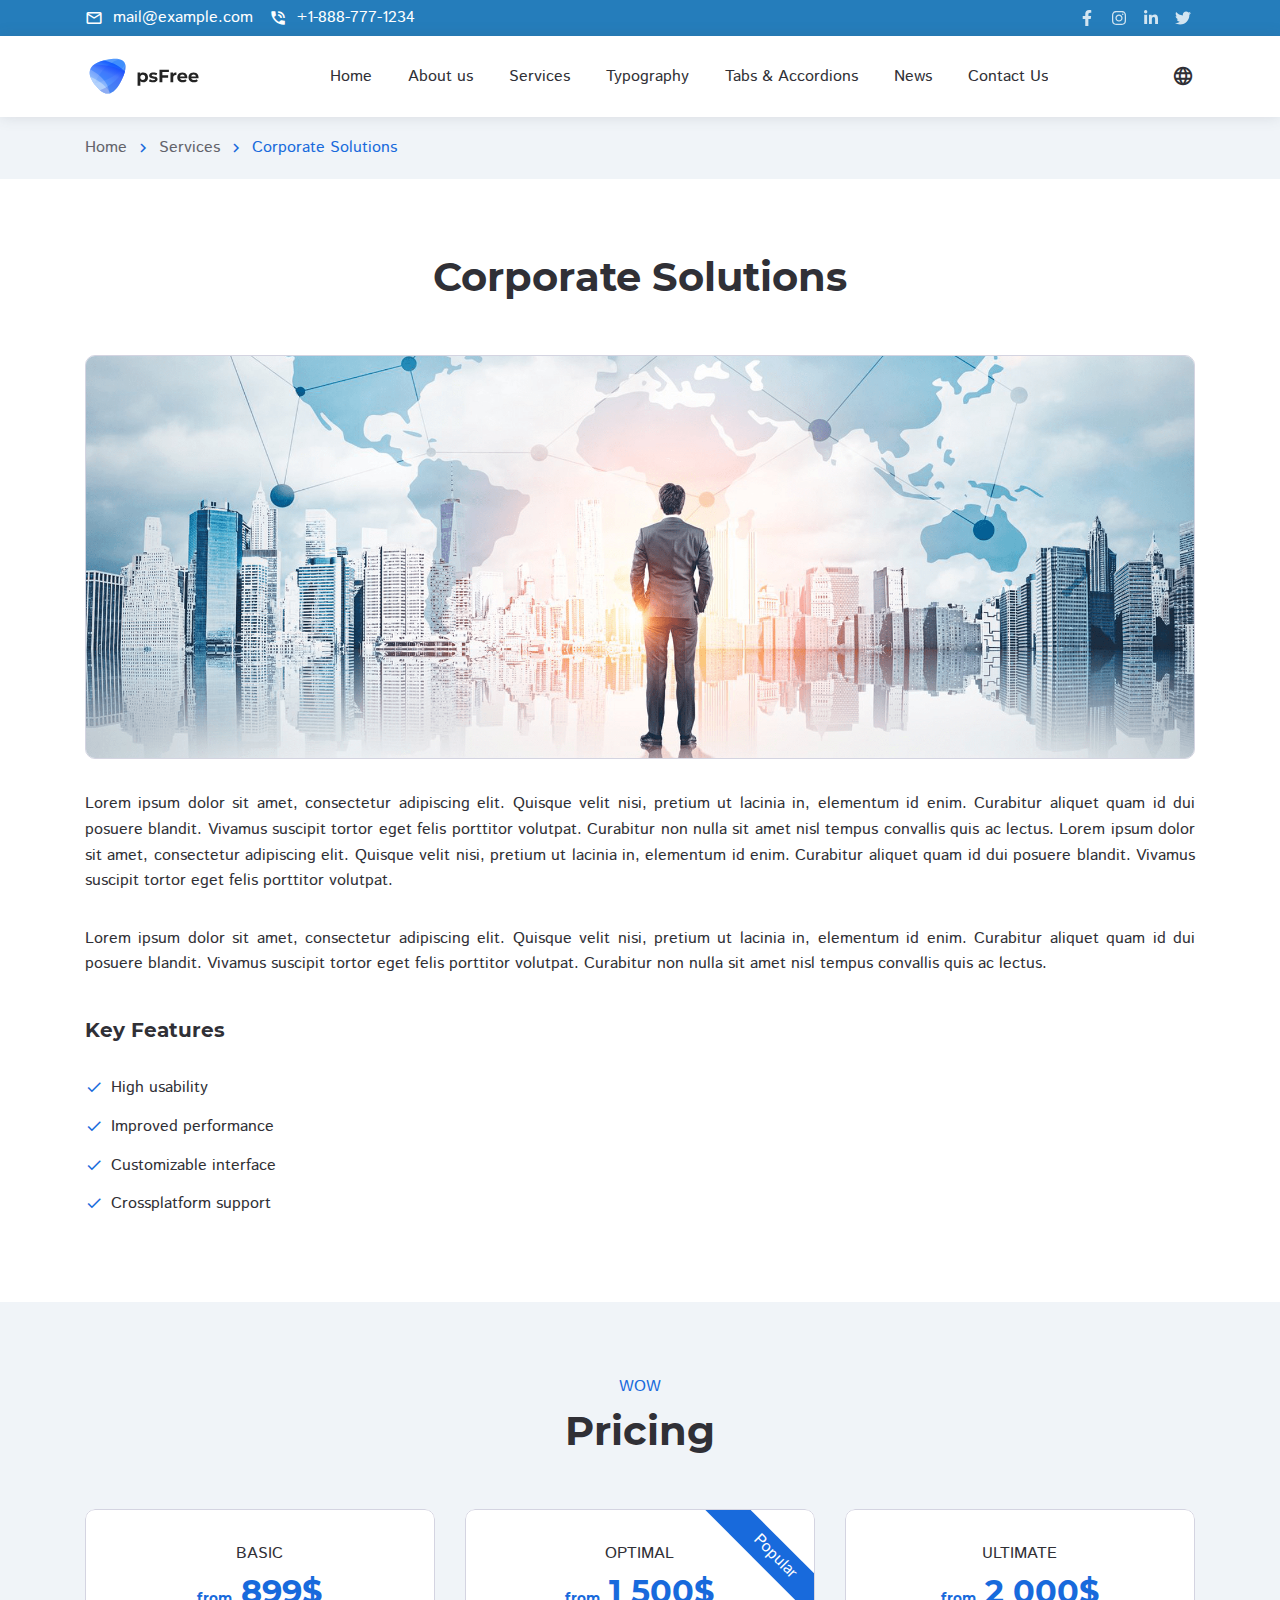
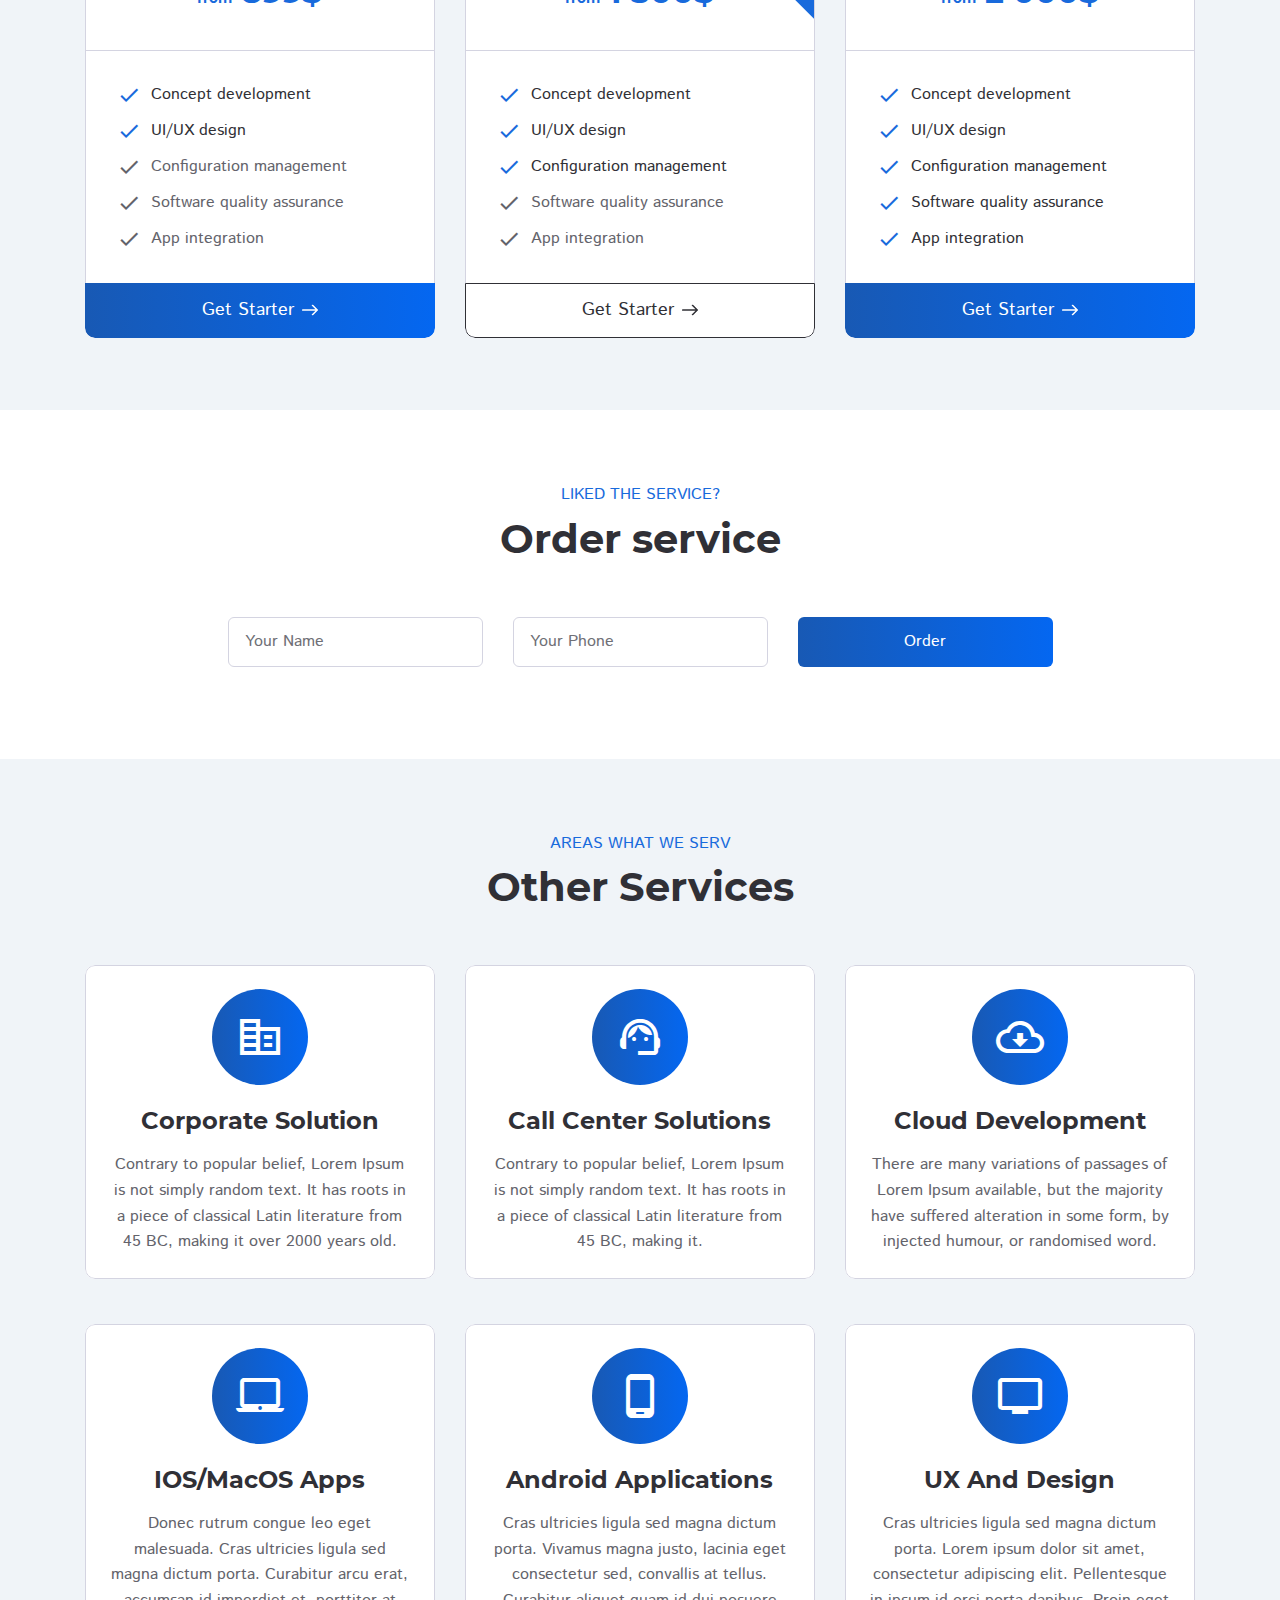
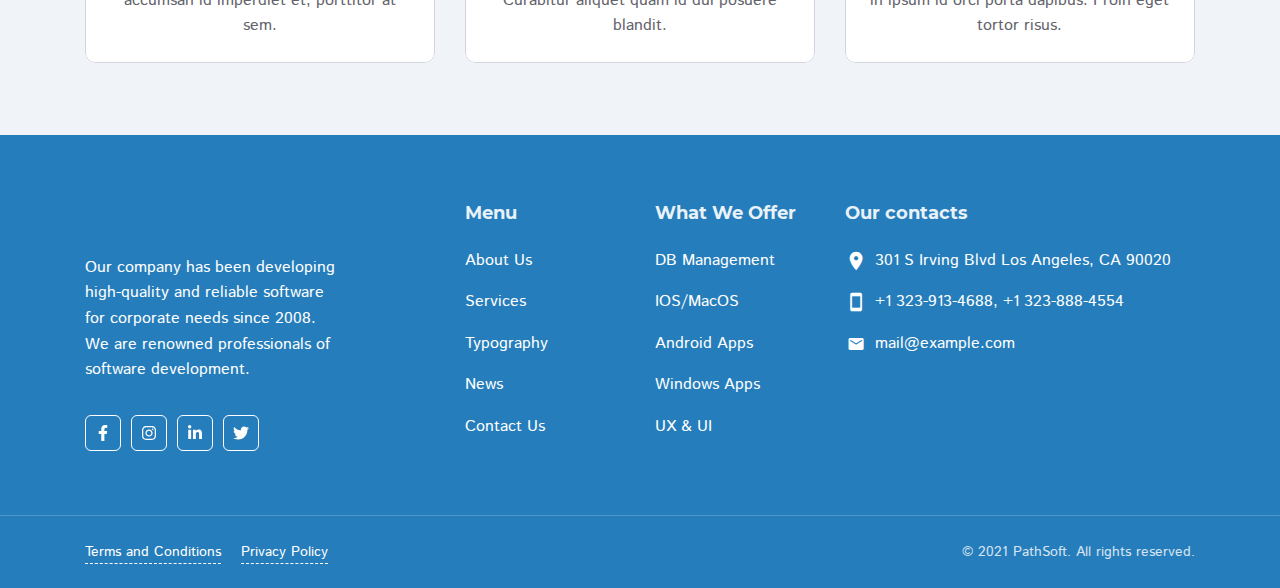
<file: website/single-services.html>
<!DOCTYPE html><html lang="en">

<head>

    <meta charset="utf-8">

    <title>PathSoft - IT Solution for You Business</title>

    <meta name="description" content="Description">
    <meta http-equiv="X-UA-Compatible" content="IE=edge">
    <meta name="viewport" content="width=device-width, initial-scale=1, maximum-scale=2">
        
    <link rel="icon" href="assets/img/favicon/favicon.ico" type="image/x-icon"> 

    <link rel="stylesheet" href="assets/css/libs.css">
<link rel="stylesheet" href="assets/css/style.css">
    <link rel="preload" href="assets/fonts/istok-web-v15-latin/istok-web-v15-latin-regular.woff2" as="font" type="font/woff2" crossorigin>
<link rel="preload" href="assets/fonts/istok-web-v15-latin/istok-web-v15-latin-700.woff2" as="font" type="font/woff2" crossorigin>
<link rel="preload" href="assets/fonts/montserrat-v15-latin/montserrat-v15-latin-700.woff2" as="font" type="font/woff2" crossorigin>
<link rel="preload" href="assets/fonts/montserrat-v15-latin/montserrat-v15-latin-600.woff2" as="font" type="font/woff2" crossorigin>

<link rel="preload" href="assets/fonts/material-icons/material-icons.woff2" as="font" type="font/woff2" crossorigin>
<link rel="preload" href="assets/fonts/material-icons/material-icons-outlined.woff2" as="font" type="font/woff2" crossorigin>

</head>

<body>

	<main class="main">
		
		<div class="main-inner">

			<!-- Begin mobile main menu -->
<nav class="mmm">
    <div class="mmm-content">
        <ul class="mmm-list">
            <li><a href="index.html">Home</a></li>
            <li><a href="about-us.html">About us</a></li>
            <li><a href="services.html">Services</a></li>
            <li><a href="typography.html">Typography</a></li>
            <li><a href="tabs-and-accordions.html">Tabs & Accordions</a></li>
            <li><a href="news.html">News</a></li>
            <li><a href="contact-us.html">Contact Us</a></li>
        </ul>
    </div>
    <div class="mmm-footer">
        <ul class="mmm-lang">
            <li class="active"><a href="#!"><span>En</span></a></li>
            <li><a href="#!"><span>Sp</span></a></li>
            <li><a href="#!"><span>It</span></a></li>
            <li><a href="#!"><span>Uk</span></a></li>
            <li><a href="#!"><span>Ru</span></a></li>
        </ul>
    </div>
</nav><!-- End mobile main menu -->

<!-- <a class="bff d-none d-md-block" href="https://www.templatemonster.com/website-templates/pathsoft-it-solutions-for-your-business-services-website-template-83414.html">
    <div class="container">
        <div class="row">
            <div class="col">
                <div class="bff-container">
                    <p>Get Full-Featured PathSoft Template</p>
                    <div class="btn btn-border btn-small">
                        <span>SHOP NOW</span>
                        <svg class="btn-icon-right" viewBox="0 0 13 9" width="13" height="9"><use xlink:href="assets/img/sprite.svg#arrow-right"></use></svg>
                    </div>
                </div>
            </div>
        </div>
    </div>
</a> -->

<!-- Begin header -->
<header class="header">
    <!-- Begin header top -->
    <nav class="header-top">
        <div class="container">
            <div class="row align-items-center justify-content-between">
                <div class="col-auto">
                    <!-- Begin header top info -->
                    <ul class="header-top-info">
                        <li>
                            <a href="mailto:mail@example.com">
                                <i class="material-icons md-18">mail_outline</i>
                                <span>mail@example.com</span>
                            </a>
                        </li>
                        <li>
                            <a href="mailto:mail@example.com" class="formingHrefTel">
                                <i class="material-icons md-18">phone_in_talk</i>
                                <span>+1-888-777-1234</span>
                            </a>
                        </li>
                    </ul><!-- Ennd header top info -->
                </div>
                <div class="col-auto">
                    <div class="header-top-links">
                        <!-- Begin social links -->
                        <ul class="social-links">
                            <li>
                                <a href="#!" title="Facebook">
                                    <svg viewBox="0 0 320 512"><use xlink:href="assets/img/sprite.svg#facebook-icon"></use></svg>
                                </a>
                            </li>
                            <li>
                                <a href="#!" title="Instagram">
                                    <svg viewBox="0 0 448 512"><use xlink:href="assets/img/sprite.svg#instagram-icon"></use></svg>
                                </a>
                            </li>
                            <li>
                                <a href="#!" title="LinkedIn">
                                    <svg viewBox="0 0 448 512"><use xlink:href="assets/img/sprite.svg#linkedin-icon"></use></svg>
                                </a>
                            </li>
                            <li>
                                <a href="#!" title="Twitter">
                                    <svg viewBox="0 0 512 512"><use xlink:href="assets/img/sprite.svg#twitter-icon"></use></svg>
                                </a>
                            </li>
                        </ul><!-- End social links -->
                    </div>
                </div>
            </div>
        </div>
    </nav><!-- End header top -->
    <!-- Begin header fixed -->
    <nav class="header-fixed">
        <div class="container">
            <div class="row flex-nowrap align-items-center justify-content-between">
                <div class="col-auto d-block d-lg-none header-fixed-col">
                    <div class="main-mnu-btn">
                        <span class="bar bar-1"></span>
                        <span class="bar bar-2"></span>
                        <span class="bar bar-3"></span>
                        <span class="bar bar-4"></span>
                    </div>
                </div>
                <div class="col-auto header-fixed-col">
                    <!-- Begin logo -->
                    <a href="/" class="logo" title="PathSoft">
                        <img src="assets/img/logo.svg" width="115" height="36" alt="PathSoft">
                    </a><!-- End logo -->
                </div>
                <div class="col-auto header-fixed-col d-none d-lg-block col-static">
                    <!-- Begin main menu -->
<nav class="main-mnu">
    <ul class="main-mnu-list">
        <li><a href="index.html" data-title="Home"><span>Home</span></a></li>
        <li><a href="about-us.html" data-title="About us"><span>About us</span></a></li>
        <li><a href="services.html" data-title="Services"><span>Services</span></a></li>
        <li><a href="typography.html" data-title="Typography"><span>Typography</span></a></li>
        <li><a href="tabs-and-accordions.html" data-title="Tabs & Accordions"><span>Tabs & Accordions</span></a></li>
        <li><a href="news.html" data-title="News"><span>News</span></a></li>
        <li><a href="contact-us.html" data-title="Contact Us"><span>Contact Us</span></a></li>
    </ul>
</nav><!-- End main menu -->
                </div>
                <div class="col-auto header-fixed-col col-static">
                    <!-- Begin header actions -->
                    <ul class="header-actions">
                        <!-- Begin header languarge -->
                        <li class="d-none d-lg-block">
                            <div class="header-lang">
                                <div class="header-lang-current"><i class="material-icons md-22">language</i></div>
                                <ul class="header-lang-list">
                                    <li class="active"><a href="#!" class="hover-link" data-lang="En" data-title="English"><span>English</span></a></li>
                                    <li><a href="#!" class="hover-link" data-lang="Sp" data-title="Spanish"><span>Spanish</span></a></li>
                                    <li><a href="#!" class="hover-link" data-lang="It" data-title="Italian"><span>Italian</span></a></li>
                                    <li><a href="#!" class="hover-link" data-lang="Uk" data-title="Ukraine"><span>Ukraine</span></a></li>
                                    <li><a href="#!" class="hover-link" data-lang="Ru" data-title="Russian"><span>Russian</span></a></li>
                                </ul>
                            </div>
                        </li><!-- End header languarge -->
                        <!-- Begin header navbar -->
                        <li class="d-block d-lg-none">
                            <div class="header-navbar">
                                <div class="header-navbar-btn">
                                    <i class="material-icons md-24">more_vert</i>
                                </div>
                                <ul class="header-navbar-content">
                                    <li>
                                        <a href="mailto:mail@example.com">
                                            <i class="material-icons md-20">mail_outline</i>
                                            <span>mail@example.com</span>
                                        </a>
                                    </li>
                                    <li>
                                        <a href="mailto:mail@example.com" class="formingHrefTel">
                                            <i class="material-icons md-20">support_agent</i>
                                            <span>1-888-777-1234</span>
                                        </a>
                                    </li>
                                    <li>
                                        <!-- Begin social links -->
                                        <ul class="social-links">
                                            <li>
                                                <a href="#!" title="Facebook">
                                                    <svg viewBox="0 0 320 512"><use xlink:href="assets/img/sprite.svg#facebook-icon"></use></svg>
                                                </a>
                                            </li>
                                            <li>
                                                <a href="#!" title="Instagram">
                                                    <svg viewBox="0 0 448 512"><use xlink:href="assets/img/sprite.svg#instagram-icon"></use></svg>
                                                </a>
                                            </li>
                                            <li>
                                                <a href="#!" title="LinkedIn">
                                                    <svg viewBox="0 0 448 512"><use xlink:href="assets/img/sprite.svg#linkedin-icon"></use></svg>
                                                </a>
                                            </li>
                                            <li>
                                                <a href="#!" title="Twitter">
                                                    <svg viewBox="0 0 512 512"><use xlink:href="assets/img/sprite.svg#twitter-icon"></use></svg>
                                                </a>
                                            </li>
                                        </ul><!-- End social links -->
                                    </li>
                                </ul>
                            </div>
                        </li><!-- End header navbar -->
                    </ul><!-- End header actions -->
                </div>
            </div>
        </div>
    </nav><!-- End header fixed -->
</header><!-- End header -->

			<!-- Begin bread crumbs -->
			<nav class="bread-crumbs">
				<div class="container">
					<div class="row">
						<div class="col-12">
							<ul class="bread-crumbs-list">
								<li>
									<a href="index.html">Home</a>
									<i class="material-icons md-18">chevron_right</i>
								</li>
								<li>
									<a href="services.html">Services</a>
									<i class="material-icons md-18">chevron_right</i>
								</li>
								<li><a href="#!">Corporate Solutions</a></li>
							</ul>
						</div>
					</div>
				</div>
			</nav><!-- End bread crumbs -->

			<div class="section">
				<div class="container">
					<div class="row">
						<div class="col-12">
							<div class="section-heading heading-center">
								<h1>Corporate Solutions</h1>
							</div>
							<div class="content">
								<div class="img-style">
									<img src="assets/img/subheader-corporate.png" alt="">
								</div>
								<p>Lorem ipsum dolor sit amet, consectetur adipiscing elit. Quisque velit nisi, pretium ut lacinia in, elementum id enim. Curabitur aliquet quam id dui posuere blandit. Vivamus suscipit tortor eget felis porttitor volutpat. Curabitur non nulla sit amet nisl tempus convallis quis ac lectus. Lorem ipsum dolor sit amet, consectetur adipiscing elit. Quisque velit nisi, pretium ut lacinia in, elementum id enim. Curabitur aliquet quam id dui posuere blandit. Vivamus suscipit tortor eget felis porttitor volutpat.</p>
								<p>Lorem ipsum dolor sit amet, consectetur adipiscing elit. Quisque velit nisi, pretium ut lacinia in, elementum id enim. Curabitur aliquet quam id dui posuere blandit. Vivamus suscipit tortor eget felis porttitor volutpat. Curabitur non nulla sit amet nisl tempus convallis quis ac lectus.</p>
								<h5>Key Features</h5>
								<ul>
									<li>High usability</li>
									<li>Improved performance</li>
									<li>Customizable interface</li>
									<li>Crossplatform support</li>
								</ul>
							</div>
						</div>
					</div>
				</div>
			</div>

			<!-- Begin Pricing -->
			<section class="section section-bgc">
				<div class="container">
					<div class="row items">
						<div class="col-12">
							<div class="section-heading heading-center">
								<div class="section-subheading">WOW</div>
								<h2>Pricing</h2>
							</div>
						</div>
						<div class="col-lg-4 col-md-6 col-12 item">
							<!-- Begin pricing item -->
							<div class="pricing-item item-style">
								<header class="pricing-item-header">
									<div class="pricing-item-heading">Basic</div>
									<div class="pricing-item-price"><small>from</small> 899$</div>
								</header>
								<div class="pricing-item-h">
									<div class="pricing-item-content">
										<ul class="pricing-item-list">
											<li class="active">
												<i class="material-icons md-24">check</i>
												Concept development
											</li>
											<li class="active">
												<i class="material-icons md-24">check</i>
												UI/UX design
											</li>
											<li>
												<i class="material-icons md-24">check</i>
												Configuration management
											</li>
											<li>
												<i class="material-icons md-24">check</i>
												Software quality assurance
											</li>
											<li>
												<i class="material-icons md-24">check</i>
												App integration
											</li>
										</ul>
									</div>
									<footer class="pricing-item-footer">
										<a href="#!" class="btn btn-large btn-with-icon btn-wide ripple">
											<span>Get Starter</span>
											<svg class="btn-icon-right" viewBox="0 0 13 9" width="13" height="9"><use xlink:href="assets/img/sprite.svg#arrow-right"></use></svg>
										</a>
									</footer>
								</div>
							</div><!-- End pricing item -->
						</div>
						<div class="col-lg-4 col-md-6 col-12 item">
							<!-- Begin pricing item -->
							<div class="pricing-item item-style">
								<div class="pricing-item-badge">Popular</div>
								<header class="pricing-item-header">
									<div class="pricing-item-heading">Optimal</div>
									<div class="pricing-item-price"><small>from</small> 1 500$</div>
								</header>
								<div class="pricing-item-h">
									<div class="pricing-item-content">
										<ul class="pricing-item-list">
											<li class="active">
												<i class="material-icons md-24">check</i>
												Concept development
											</li>
											<li class="active">
												<i class="material-icons md-24">check</i>
												UI/UX design
											</li>
											<li class="active">
												<i class="material-icons md-24">check</i>
												Configuration management
											</li>
											<li>
												<i class="material-icons md-24">check</i>
												Software quality assurance
											</li>
											<li>
												<i class="material-icons md-24">check</i>
												App integration
											</li>
										</ul>
									</div>
									<footer class="pricing-item-footer">
										<a href="#!" class="btn btn-border btn-large btn-with-icon btn-wide ripple">
											<span>Get Starter</span>
											<svg class="btn-icon-right" viewBox="0 0 13 9" width="13" height="9"><use xlink:href="assets/img/sprite.svg#arrow-right"></use></svg>
										</a>
									</footer>
								</div>
							</div><!-- End pricing item -->
						</div>
						<div class="col-lg-4 col-md-12 col-12 item">
							<!-- Begin pricing item -->
							<div class="pricing-item item-style">
								<header class="pricing-item-header">
									<div class="pricing-item-heading">Ultimate</div>
									<div class="pricing-item-price"><small>from</small> 2 000$</div>
								</header>
								<div class="pricing-item-h">
									<div class="pricing-item-content">
										<ul class="pricing-item-list">
											<li class="active">
												<i class="material-icons md-24">check</i>
												Concept development
											</li>
											<li class="active">
												<i class="material-icons md-24">check</i>
												UI/UX design
											</li>
											<li class="active">
												<i class="material-icons md-24">check</i>
												Configuration management
											</li>
											<li class="active">
												<i class="material-icons md-24">check</i>
												Software quality assurance
											</li>
											<li class="active">
												<i class="material-icons md-24">check</i>
												App integration
											</li>
										</ul>
									</div>
									<footer class="pricing-item-footer">
										<a href="#!" class="btn btn-large btn-with-icon btn-wide ripple">
											<span>Get Starter</span>
											<svg class="btn-icon-right" viewBox="0 0 13 9" width="13" height="9"><use xlink:href="assets/img/sprite.svg#arrow-right"></use></svg>
										</a>
									</footer>
								</div>
							</div><!-- End pricing item -->
						</div>
					</div>
				</div>
			</section><!-- End Pricing -->

			<section class="section">
				<div class="container">
					<div class="row">
						<div class="col-12">
							<div class="section-heading heading-center">
								<div class="section-subheading">Liked the service?</div>
								<h2>Order service</h2>
							</div>
							<form action="#!" method="post" class="order-form">
								<!-- Begin hidden Field for send form -->
								<input type="hidden" name="form_subject" value="Order service">
								<!-- End hidden Field for send form -->
								<div class="row gutters-20 justify-content-center">
									<div class="col-lg-3 col-md-4 col-sm-6 col-12">
										<div class="form-field">
											<label for="order-name" class="form-field-label">Your Name</label>
											<input type="text" class="form-field-input" name="orderName" value="" autocomplete="off" required="required" id="order-name">
										</div>
									</div>
									<div class="col-lg-3 col-md-4 col-sm-6 col-12">
										<div class="form-field">
											<label for="order-phone" class="form-field-label">Your Phone</label>
											<input type="tel" class="form-field-input mask-phone" name="orderPhone" value="" autocomplete="off" required="required" id="order-phone">
										</div>
									</div>
									<div class="col-lg-3 col-md-4 col-12">
										<div class="form-btn form-btn-wide">
											<button type="submit" class="btn btn-w240 ripple"><span>Order</span></button>
										</div>
									</div>
								</div>
							</form>
						</div>
					</div>
				</div>
			</section>

			<div class="section section-bgc">
				<div class="container">
					<div class="row items">
						<div class="col-12">
							<div class="section-heading heading-center">
								<div class="section-subheading">Areas what we serv</div>
								<h2>Other Services</h2>
							</div>
						</div>
						<div class="col-lg-4 col-md-6 col-12 item">
							<!-- Begin icon item -->
							<a href="single-services.html" class="iitem item-style">
								<div class="iitem-icon">
									<i class="material-icons material-icons-outlined md-48">corporate_fare</i>
								</div>
								<div class="iitem-icon-bg">
									<i class="material-icons material-icons-outlined">corporate_fare</i>
								</div>
								<h3 class="iitem-heading item-heading-large">Corporate Solution</h3>
								<div class="iitem-desc">Contrary to popular belief, Lorem Ipsum is not simply random text. It has roots
									in a piece of classical Latin literature from 45 BC, making it over 2000 years old.</div>
							</a>
						</div>
						<div class="col-lg-4 col-md-6 col-12 item">
							<!-- Begin icon item -->
							<a href="single-services.html" class="iitem item-style">
								<div class="iitem-icon">
									<i class="material-icons material-icons-outlined md-48">support_agent</i>
								</div>
								<div class="iitem-icon-bg">
									<i class="material-icons material-icons-outlined">support_agent</i>
								</div>
								<h3 class="iitem-heading item-heading-large">Call Center Solutions</h3>
								<div class="iitem-desc">Contrary to popular belief, Lorem Ipsum is not simply random text. It has roots
									in a piece of classical Latin literature from 45 BC, making it.</div>
							</a>
						</div>
						<div class="col-lg-4 col-md-12 col-12 item">
							<!-- Begin icon item -->
							<a href="single-services.html" class="iitem item-style">
								<div class="iitem-icon">
									<i class="material-icons material-icons-outlined md-48">cloud_download</i>
								</div>
								<div class="iitem-icon-bg">
									<i class="material-icons material-icons-outlined">cloud_download</i>
								</div>
								<h3 class="iitem-heading item-heading-large">Cloud Development</h3>
								<div class="iitem-desc">There are many variations of passages of Lorem Ipsum available, but the majority
									have suffered alteration in some form, by injected humour, or randomised word.</div>
							</a>
						</div>
						<div class="col-lg-4 col-md-6 col-12 item">
							<!-- Begin icon item -->
							<a href="single-services.html" class="iitem item-style">
								<div class="iitem-icon">
									<i class="material-icons material-icons-outlined md-48">laptop_mac</i>
								</div>
								<div class="iitem-icon-bg">
									<i class="material-icons material-icons-outlined">laptop_mac</i>
								</div>
								<h3 class="iitem-heading item-heading-large">IOS/MacOS Apps</h3>
								<div class="iitem-desc">Donec rutrum congue leo eget malesuada. Cras ultricies ligula sed magna dictum porta. Curabitur arcu erat, accumsan id imperdiet et, porttitor at sem.</div>
							</a>
						</div>
						<div class="col-lg-4 col-md-6 col-12 item">
							<!-- Begin icon item -->
							<a href="single-services.html" class="iitem item-style">
								<div class="iitem-icon">
									<i class="material-icons material-icons-outlined md-48">phone_android</i>
								</div>
								<div class="iitem-icon-bg">
									<i class="material-icons material-icons-outlined">phone_android</i>
								</div>
								<h3 class="iitem-heading item-heading-large">Android Applications</h3>
								<div class="iitem-desc">Cras ultricies ligula sed magna dictum porta. Vivamus magna justo, lacinia eget consectetur sed, convallis at tellus. Curabitur aliquet quam id dui posuere blandit.</div>
							</a>
						</div>
						<div class="col-lg-4 col-md-12 col-12 item">
							<!-- Begin icon item -->
							<a href="single-services.html" class="iitem item-style">
								<div class="iitem-icon">
									<i class="material-icons material-icons-outlined md-48">tv</i>
								</div>
								<div class="iitem-icon-bg">
									<i class="material-icons material-icons-outlined">tv</i>
								</div>
								<h3 class="iitem-heading item-heading-large">UX And Design</h3>
								<div class="iitem-desc">Cras ultricies ligula sed magna dictum porta. Lorem ipsum dolor sit amet, consectetur adipiscing elit. Pellentesque in ipsum id orci porta dapibus. Proin eget tortor risus.</div>
							</a>
						</div>
					</div>
				</div>
			</div>

		</div>

		<!-- <a class="bff d-none d-md-block" href="https://www.templatemonster.com/website-templates/pathsoft-it-solutions-for-your-business-services-website-template-83414.html">
    <div class="container">
        <div class="row">
            <div class="col">
                <div class="bff-container">
                    <p>Get Full-Featured PathSoft Template</p>
                    <div class="btn btn-border btn-small">
                        <span>VIEW NOW</span>
                        <svg class="btn-icon-right" viewBox="0 0 13 9" width="13" height="9"><use xlink:href="assets/img/sprite.svg#arrow-right"></use></svg>
                    </div>
                </div>
            </div>
        </div>
    </div>
</a> -->

<!-- Begin footer -->
<footer class="footer">
    <div class="footer-main">
        <div class="container">
            <div class="row items">
                <div class="col-xl-3 col-lg-3 col-md-5 col-12 item">
                    <!-- Begin company info -->
                    <div class="footer-company-info">
                        <div class="footer-company-top">
                            <a href="/" class="logo" title="PathSoft">
                                <img data-src="assets/img/logo-white.svg" width="115" height="36" class="lazy" src="[data-uri]" alt="PathSoft">
                            </a>
                            <div class="footer-company-desc">
                                <p>Our company has been developing high-quality and reliable software for corporate needs since 2008. We are renowned professionals of software development.</p>
                            </div>
                        </div>
                        <ul class="footer-social-links">
                            <li>
                                <a href="#!" title="Facebook">
                                    <svg viewBox="0 0 320 512">
                                        <use xlink:href="assets/img/sprite.svg#facebook-icon"></use>
                                    </svg>
                                </a>
                            </li>
                            <li>
                                <a href="#!" title="Instagram">
                                    <svg viewBox="0 0 448 512">
                                        <use xlink:href="assets/img/sprite.svg#instagram-icon"></use>
                                    </svg>
                                </a>
                            </li>
                            <li>
                                <a href="#!" title="LinkedIn">
                                    <svg viewBox="0 0 448 512">
                                        <use xlink:href="assets/img/sprite.svg#linkedin-icon"></use>
                                    </svg>
                                </a>
                            </li>
                            <li>
                                <a href="#!" title="Twitter">
                                    <svg viewBox="0 0 512 512">
                                        <use xlink:href="assets/img/sprite.svg#twitter-icon"></use>
                                    </svg>
                                </a>
                            </li>
                        </ul>
                    </div>
                    <!-- End company info -->
                </div>
                <div class="col-xl-2 offset-xl-1 col-md-3 col-5 col-lg-2 item">
                    <div class="footer-item">
                        <p class="footer-item-heading">Menu</p>
                        <nav class="footer-nav">
                            <ul class="footer-mnu">
                                <li><a href="about-us.html" class="hover-link" data-title="About Us"><span>About Us</span></a></li>
                                <li><a href="services.html" class="hover-link" data-title="Services"><span>Services</span></a></li>
                                <li><a href="typography.html" data-title="Typography"><span>Typography</span></a></li>
                                <li><a href="news.html" class="hover-link" data-title="News"><span>News</span></a></li>
                                <li><a href="contact-us.html" class="hover-link" data-title="Contact Us"><span>Contact Us</span></a></li>
                            </ul>
                        </nav>
                    </div>
                </div>
                <div class="col-xl-2 col-lg-3 col-md-3 col-7 item">
                    <div class="footer-item">
                        <p class="footer-item-heading">What We Offer</p>
                        <nav class="footer-nav">
                            <ul class="footer-mnu">
                                <li><a href="#!" class="hover-link" data-title="DB Management"><span>DB Management</span></a></li>
                                <li><a href="#!" class="hover-link" data-title="IOS/MacOS"><span>IOS/MacOS</span></a></li>
                                <li><a href="#!" class="hover-link" data-title="Android Apps"><span>Android Apps</span></a></li>
                                <li><a href="#!" class="hover-link" data-title="Windows Apps"><span>Windows Apps</span></a></li>
                                <li><a href="#!" class="hover-link" data-title="UX & UI"><span>UX & UI</span></a></li>
                            </ul>
                        </nav>
                    </div>
                </div>
                <div class="col-xs-4 col-lg-4 col-12 item">
                    <div class="footer-item">
                        <p class="footer-item-heading">Our contacts</p>
                        <ul class="footer-contacts">
                            <li>
                                <i class="material-icons md-22">location_on</i>
                                <div class="footer-contact-info">
                                    301 S Irving Blvd Los Angeles, CA 90020
                                </div>
                            </li>
                            <li>
                                <i class="material-icons md-22 footer-contact-tel">smartphone</i>
                                <div class="footer-contact-info">
                                    <a href="#!" class="formingHrefTel">+1 323-913-4688</a>, <a href="#!" class="formingHrefTel">+1 323-888-4554</a>
                                </div>
                            </li>
                            <li>
                                <i class="material-icons md-22 footer-contact-email">email</i>
                                <div class="footer-contact-info">
                                    <a href="mailto:mail@example.com">mail@example.com</a>
                                </div>
                            </li>
                        </ul>
                    </div>
                    <!-- <div class="footer-item">
                        <p class="footer-item-heading">Subscribe</p>
                        <form action="#!" method="post" class="footer-subscribe">
                            <div class="form-field">
                                <label for="subscribe-email" class="form-field-label">Your email</label>
                                <input type="email" class="form-field-input" name="Subscribe_email" value="" autocomplete="off" required="required" id="subscribe-email">
                            </div>
                            <div class="form-btn">
                                <button type="submit" class="btn ripple"><span>Subscribe</span></button>
                            </div>
                        </form>
                    </div> -->
                </div>
            </div>
        </div>
    </div>
    <div class="footer-bottom">
        <div class="container">
            <div class="row justify-content-between items">
                <div class="col-md-auto col-12 item">
                    <nav class="footer-links">
                        <ul>
                            <li><a href="terms-and-conditions.html">Terms and Conditions</a></li>
                            <li><a href="privacy-policy.html">Privacy Policy</a></li>
                        </ul>
                    </nav>
                </div>
                <div class="col-md-auto col-12 item">
                    <div class="copyright">© 2021 PathSoft. All rights reserved.</div>
                </div>
            </div>
        </div>
    </div>
</footer><!-- End footer -->

	</main><!-- End main -->

	<script src="assets/libs/jquery/jquery.min.js"></script>
<script src="assets/libs/lozad/lozad.min.js"></script>
<script src="assets/libs/device/device.js"></script>
<script src="assets/libs/ScrollToFixed/jquery-scrolltofixed-min.js"></script>
<script src="assets/libs/spincrement/jquery.spincrement.min.js"></script>
<script src="assets/libs/jquery-validation-1.19.3/jquery.validate.min.js"></script>
<script src="assets/js/custom.js"></script>
	
</body>
</html>
</file>
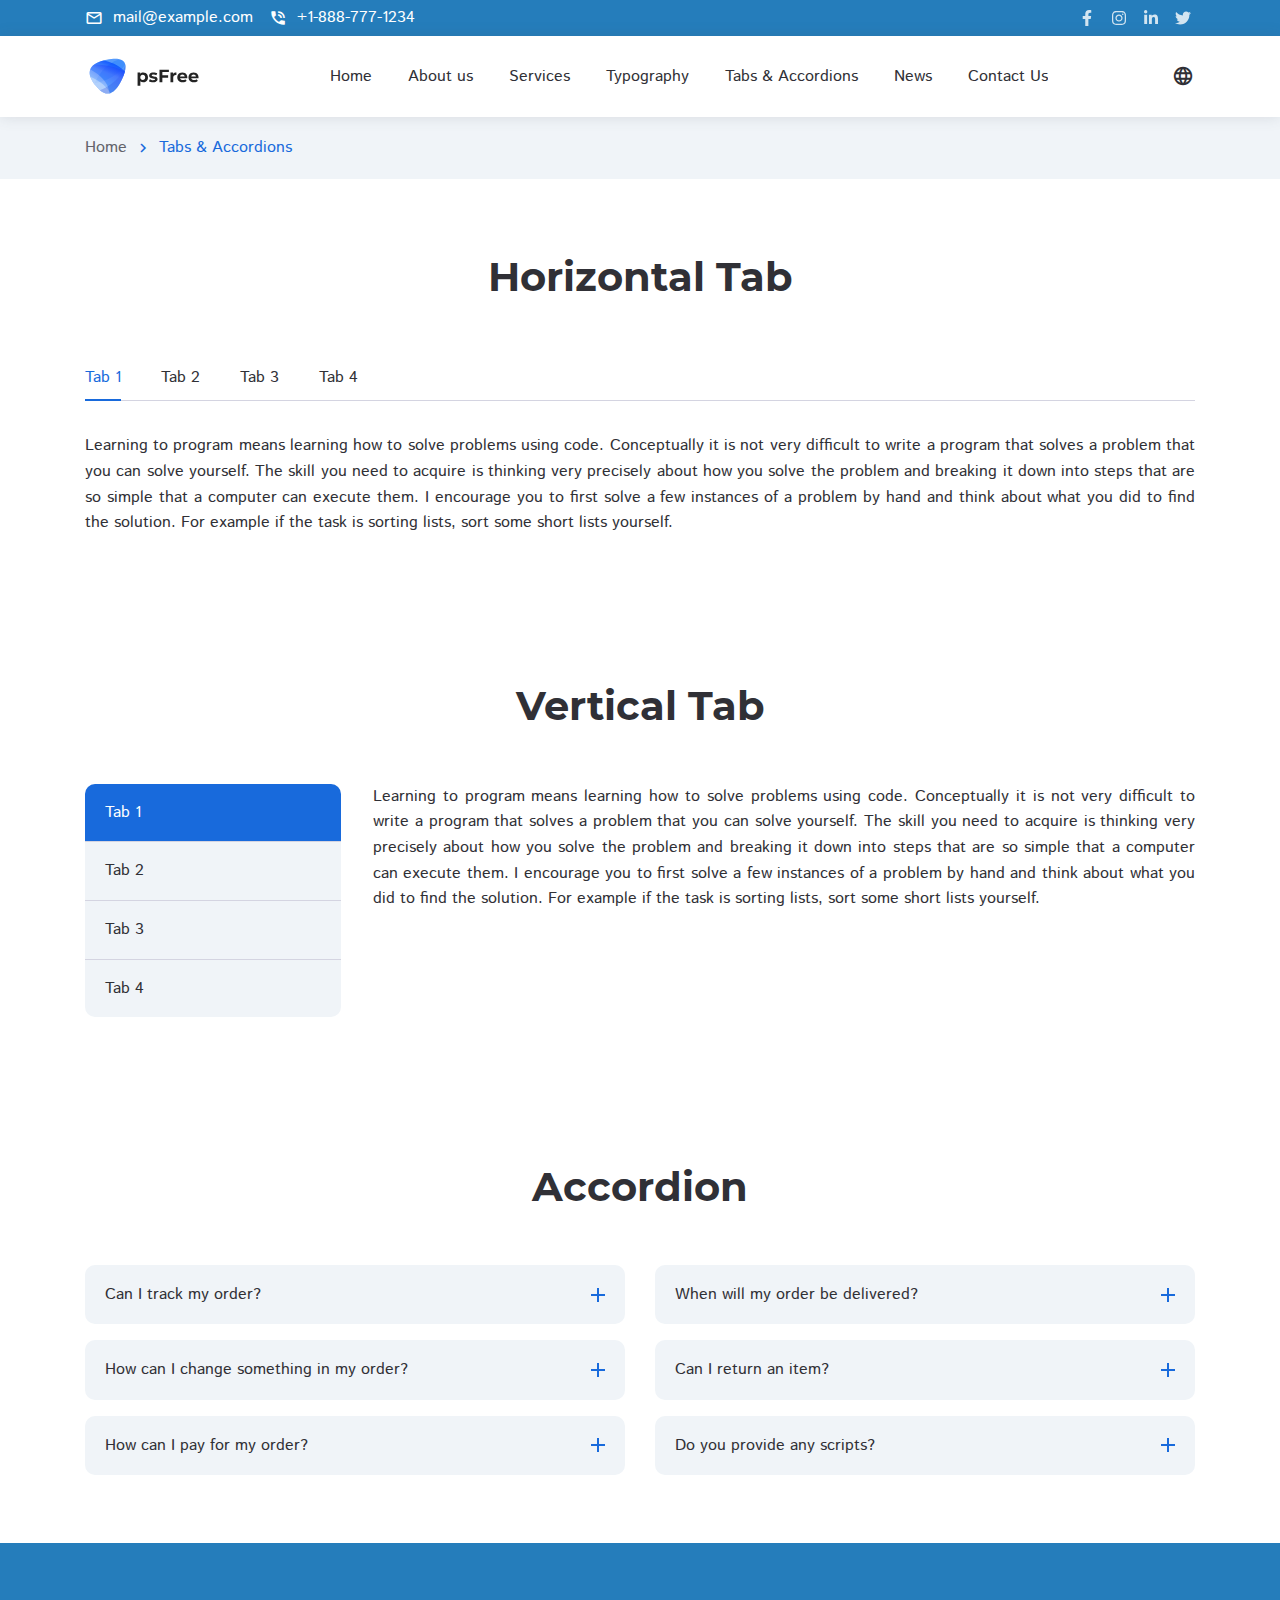
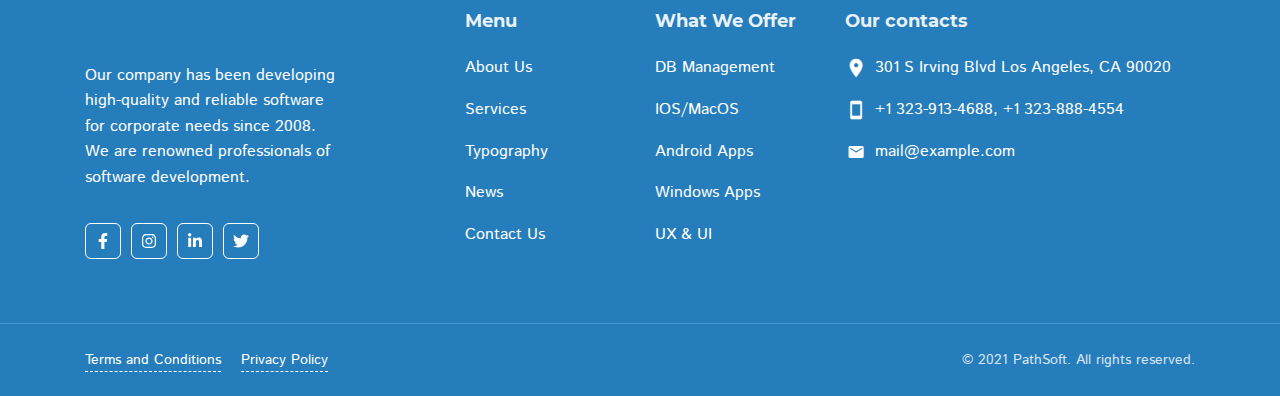
<file: website/tabs-and-accordions.html>
<!DOCTYPE html><html lang="en">

<head>

    <meta charset="utf-8">

    <title>PathSoft - IT Solution for You Business</title>

    <meta name="description" content="Description">
    <meta http-equiv="X-UA-Compatible" content="IE=edge">
    <meta name="viewport" content="width=device-width, initial-scale=1, maximum-scale=2">
        
    <link rel="icon" href="assets/img/favicon/favicon.ico" type="image/x-icon"> 

    <link rel="stylesheet" href="assets/css/libs.css">
<link rel="stylesheet" href="assets/css/style.css">
    <link rel="preload" href="assets/fonts/istok-web-v15-latin/istok-web-v15-latin-regular.woff2" as="font" type="font/woff2" crossorigin>
<link rel="preload" href="assets/fonts/istok-web-v15-latin/istok-web-v15-latin-700.woff2" as="font" type="font/woff2" crossorigin>
<link rel="preload" href="assets/fonts/montserrat-v15-latin/montserrat-v15-latin-700.woff2" as="font" type="font/woff2" crossorigin>
<link rel="preload" href="assets/fonts/montserrat-v15-latin/montserrat-v15-latin-600.woff2" as="font" type="font/woff2" crossorigin>

<link rel="preload" href="assets/fonts/material-icons/material-icons.woff2" as="font" type="font/woff2" crossorigin>
<link rel="preload" href="assets/fonts/material-icons/material-icons-outlined.woff2" as="font" type="font/woff2" crossorigin>

</head>

<body>

	<main class="main">
		
		<div class="main-inner">

			<!-- Begin mobile main menu -->
<nav class="mmm">
    <div class="mmm-content">
        <ul class="mmm-list">
            <li><a href="index.html">Home</a></li>
            <li><a href="about-us.html">About us</a></li>
            <li><a href="services.html">Services</a></li>
            <li><a href="typography.html">Typography</a></li>
            <li><a href="tabs-and-accordions.html">Tabs & Accordions</a></li>
            <li><a href="news.html">News</a></li>
            <li><a href="contact-us.html">Contact Us</a></li>
        </ul>
    </div>
    <div class="mmm-footer">
        <ul class="mmm-lang">
            <li class="active"><a href="#!"><span>En</span></a></li>
            <li><a href="#!"><span>Sp</span></a></li>
            <li><a href="#!"><span>It</span></a></li>
            <li><a href="#!"><span>Uk</span></a></li>
            <li><a href="#!"><span>Ru</span></a></li>
        </ul>
    </div>
</nav><!-- End mobile main menu -->

<!-- <a class="bff d-none d-md-block" href="https://www.templatemonster.com/website-templates/pathsoft-it-solutions-for-your-business-services-website-template-83414.html">
    <div class="container">
        <div class="row">
            <div class="col">
                <div class="bff-container">
                    <p>Get Full-Featured PathSoft Template</p>
                    <div class="btn btn-border btn-small">
                        <span>SHOP NOW</span>
                        <svg class="btn-icon-right" viewBox="0 0 13 9" width="13" height="9"><use xlink:href="assets/img/sprite.svg#arrow-right"></use></svg>
                    </div>
                </div>
            </div>
        </div>
    </div>
</a> -->

<!-- Begin header -->
<header class="header">
    <!-- Begin header top -->
    <nav class="header-top">
        <div class="container">
            <div class="row align-items-center justify-content-between">
                <div class="col-auto">
                    <!-- Begin header top info -->
                    <ul class="header-top-info">
                        <li>
                            <a href="mailto:mail@example.com">
                                <i class="material-icons md-18">mail_outline</i>
                                <span>mail@example.com</span>
                            </a>
                        </li>
                        <li>
                            <a href="mailto:mail@example.com" class="formingHrefTel">
                                <i class="material-icons md-18">phone_in_talk</i>
                                <span>+1-888-777-1234</span>
                            </a>
                        </li>
                    </ul><!-- Ennd header top info -->
                </div>
                <div class="col-auto">
                    <div class="header-top-links">
                        <!-- Begin social links -->
                        <ul class="social-links">
                            <li>
                                <a href="#!" title="Facebook">
                                    <svg viewBox="0 0 320 512"><use xlink:href="assets/img/sprite.svg#facebook-icon"></use></svg>
                                </a>
                            </li>
                            <li>
                                <a href="#!" title="Instagram">
                                    <svg viewBox="0 0 448 512"><use xlink:href="assets/img/sprite.svg#instagram-icon"></use></svg>
                                </a>
                            </li>
                            <li>
                                <a href="#!" title="LinkedIn">
                                    <svg viewBox="0 0 448 512"><use xlink:href="assets/img/sprite.svg#linkedin-icon"></use></svg>
                                </a>
                            </li>
                            <li>
                                <a href="#!" title="Twitter">
                                    <svg viewBox="0 0 512 512"><use xlink:href="assets/img/sprite.svg#twitter-icon"></use></svg>
                                </a>
                            </li>
                        </ul><!-- End social links -->
                    </div>
                </div>
            </div>
        </div>
    </nav><!-- End header top -->
    <!-- Begin header fixed -->
    <nav class="header-fixed">
        <div class="container">
            <div class="row flex-nowrap align-items-center justify-content-between">
                <div class="col-auto d-block d-lg-none header-fixed-col">
                    <div class="main-mnu-btn">
                        <span class="bar bar-1"></span>
                        <span class="bar bar-2"></span>
                        <span class="bar bar-3"></span>
                        <span class="bar bar-4"></span>
                    </div>
                </div>
                <div class="col-auto header-fixed-col">
                    <!-- Begin logo -->
                    <a href="/" class="logo" title="PathSoft">
                        <img src="assets/img/logo.svg" width="115" height="36" alt="PathSoft">
                    </a><!-- End logo -->
                </div>
                <div class="col-auto header-fixed-col d-none d-lg-block col-static">
                    <!-- Begin main menu -->
<nav class="main-mnu">
    <ul class="main-mnu-list">
        <li><a href="index.html" data-title="Home"><span>Home</span></a></li>
        <li><a href="about-us.html" data-title="About us"><span>About us</span></a></li>
        <li><a href="services.html" data-title="Services"><span>Services</span></a></li>
        <li><a href="typography.html" data-title="Typography"><span>Typography</span></a></li>
        <li><a href="tabs-and-accordions.html" data-title="Tabs & Accordions"><span>Tabs & Accordions</span></a></li>
        <li><a href="news.html" data-title="News"><span>News</span></a></li>
        <li><a href="contact-us.html" data-title="Contact Us"><span>Contact Us</span></a></li>
    </ul>
</nav><!-- End main menu -->
                </div>
                <div class="col-auto header-fixed-col col-static">
                    <!-- Begin header actions -->
                    <ul class="header-actions">
                        <!-- Begin header languarge -->
                        <li class="d-none d-lg-block">
                            <div class="header-lang">
                                <div class="header-lang-current"><i class="material-icons md-22">language</i></div>
                                <ul class="header-lang-list">
                                    <li class="active"><a href="#!" class="hover-link" data-lang="En" data-title="English"><span>English</span></a></li>
                                    <li><a href="#!" class="hover-link" data-lang="Sp" data-title="Spanish"><span>Spanish</span></a></li>
                                    <li><a href="#!" class="hover-link" data-lang="It" data-title="Italian"><span>Italian</span></a></li>
                                    <li><a href="#!" class="hover-link" data-lang="Uk" data-title="Ukraine"><span>Ukraine</span></a></li>
                                    <li><a href="#!" class="hover-link" data-lang="Ru" data-title="Russian"><span>Russian</span></a></li>
                                </ul>
                            </div>
                        </li><!-- End header languarge -->
                        <!-- Begin header navbar -->
                        <li class="d-block d-lg-none">
                            <div class="header-navbar">
                                <div class="header-navbar-btn">
                                    <i class="material-icons md-24">more_vert</i>
                                </div>
                                <ul class="header-navbar-content">
                                    <li>
                                        <a href="mailto:mail@example.com">
                                            <i class="material-icons md-20">mail_outline</i>
                                            <span>mail@example.com</span>
                                        </a>
                                    </li>
                                    <li>
                                        <a href="mailto:mail@example.com" class="formingHrefTel">
                                            <i class="material-icons md-20">support_agent</i>
                                            <span>1-888-777-1234</span>
                                        </a>
                                    </li>
                                    <li>
                                        <!-- Begin social links -->
                                        <ul class="social-links">
                                            <li>
                                                <a href="#!" title="Facebook">
                                                    <svg viewBox="0 0 320 512"><use xlink:href="assets/img/sprite.svg#facebook-icon"></use></svg>
                                                </a>
                                            </li>
                                            <li>
                                                <a href="#!" title="Instagram">
                                                    <svg viewBox="0 0 448 512"><use xlink:href="assets/img/sprite.svg#instagram-icon"></use></svg>
                                                </a>
                                            </li>
                                            <li>
                                                <a href="#!" title="LinkedIn">
                                                    <svg viewBox="0 0 448 512"><use xlink:href="assets/img/sprite.svg#linkedin-icon"></use></svg>
                                                </a>
                                            </li>
                                            <li>
                                                <a href="#!" title="Twitter">
                                                    <svg viewBox="0 0 512 512"><use xlink:href="assets/img/sprite.svg#twitter-icon"></use></svg>
                                                </a>
                                            </li>
                                        </ul><!-- End social links -->
                                    </li>
                                </ul>
                            </div>
                        </li><!-- End header navbar -->
                    </ul><!-- End header actions -->
                </div>
            </div>
        </div>
    </nav><!-- End header fixed -->
</header><!-- End header -->

			<!-- Begin bread crumbs -->
			<nav class="bread-crumbs">
				<div class="container">
					<div class="row">
						<div class="col-12">
							<ul class="bread-crumbs-list">
								<li>
									<a href="index.html">Home</a>
									<i class="material-icons md-18">chevron_right</i>
								</li>
								<li><a href="#!">Tabs & Accordions</a></li>
							</ul>
						</div>
					</div>
				</div>
			</nav><!-- End bread crumbs -->

			<div class="section">
				<div class="container">
					<div class="row">
						<div class="col-12">
							<div class="section-heading heading-center">
								<h1>Horizontal Tab</h1>
							</div>
							<div class="tabs">
								<ul class="tabs-nav">
									<li class="active">Tab 1</li>
									<li>Tab 2</li>
									<li>Tab 3</li>
									<li>Tab 4</li>
								</ul>
								<div class="tabs-container">
									<div class="tabs-item content active">
										<p>Learning to program means learning how to solve problems using code. Conceptually it
											is not very difficult to write a program that solves a problem that you can solve
											yourself. The skill you need to acquire is thinking very precisely about how you
											solve the problem and breaking it down into steps that are so simple that a computer
											can execute them. I encourage you to first solve a few instances of a problem by
											hand and think about what you did to find the solution. For example if the task is
											sorting lists, sort some short lists yourself.</p>
									</div>
									<div class="tabs-item content">
										<p>Lorem ipsum dolor sit amet consectetur adipisicing elit. Aliquam voluptates
											reiciendis quaerat ut natus dignissimos distinctio perferendis commodi odit impedit
											rerum totam, saepe corporis perspiciatis non, nam amet maxime sunt.</p>
									</div>
									<div class="tabs-item content">
										<p>A reasonable method would be to find the smallest element, write it down and cross it
											out of the original list and repeat this process until you have sorted the whole
											list. Then you have to teach the computer 1) how to find the smallest element, 2)
											how to write it down, 3) how to cross it out, and wrap this in a loop. Then continue
											this task breakdown process until you’re confident you know how to write the
											necessary program.</p>
									</div>
									<div class="tabs-item content">
										<p>Learning to program means learning how to solve problems using code. Conceptually it
											is not very difficult to write a program that solves a problem that you can solve
											yourself. The skill you need to acquire is thinking very precisely about how you
											solve the problem and breaking it down into steps that are so simple that a computer
											can execute them. I encourage you to first solve a few instances of a problem by
											hand and think about what you did to find the solution. For example if the task is
											sorting lists, sort some short lists yourself.</p>
									</div>
								</div>
							</div>
						</div>
					</div>
				</div>
			</div>

			<section class="section">
				<div class="container">
					<div class="row">
						<div class="col-12">
							<div class="section-heading heading-center">
								<h2>Vertical Tab</h2>
							</div>
							<div class="tabs tabs-vertical">
								<ul class="tabs-nav section-bgc">
									<li class="active">Tab 1</li>
									<li>Tab 2</li>
									<li>Tab 3</li>
									<li>Tab 4</li>
								</ul>
								<div class="tabs-container">
									<div class="tabs-item content active">
										<p>Learning to program means learning how to solve problems using code. Conceptually it
											is not very difficult to write a program that solves a problem that you can solve
											yourself. The skill you need to acquire is thinking very precisely about how you
											solve the problem and breaking it down into steps that are so simple that a computer
											can execute them. I encourage you to first solve a few instances of a problem by
											hand and think about what you did to find the solution. For example if the task is
											sorting lists, sort some short lists yourself.</p>
									</div>
									<div class="tabs-item content">
										<p>Lorem ipsum dolor sit amet consectetur adipisicing elit. Aliquam voluptates
											reiciendis quaerat ut natus dignissimos distinctio perferendis commodi odit impedit
											rerum totam, saepe corporis perspiciatis non, nam amet maxime sunt.</p>
									</div>
									<div class="tabs-item content">
										<p>A reasonable method would be to find the smallest element, write it down and cross it
											out of the original list and repeat this process until you have sorted the whole
											list. Then you have to teach the computer 1) how to find the smallest element, 2)
											how to write it down, 3) how to cross it out, and wrap this in a loop. Then continue
											this task breakdown process until you’re confident you know how to write the
											necessary program.</p>
									</div>
									<div class="tabs-item content">
										<p>Learning to program means learning how to solve problems using code. Conceptually it
											is not very difficult to write a program that solves a problem that you can solve
											yourself. The skill you need to acquire is thinking very precisely about how you
											solve the problem and breaking it down into steps that are so simple that a computer
											can execute them. I encourage you to first solve a few instances of a problem by
											hand and think about what you did to find the solution. For example if the task is
											sorting lists, sort some short lists yourself.</p>
									</div>
								</div>
							</div>
						</div>
					</div>
				</div>
			</section>

			<section class="section">
				<div class="container">
					<div class="row">
						<div class="col-12">
							<div class="section-heading heading-center">
								<h2>Accordion</h2>
							</div>
							<div class="accordion">
								<div class="row gutters-default">
									<div class="col-lg-6 col-12">
										<ul class="accordion-list">
											<li class="accordion-item section-bgc">
												<div class="accordion-trigger">Can I track my order?</div>
												<div class="accordion-content content">
													<p>Yes, you can! After placing your order you will receive an order
														confirmation via email. Each order starts production 15 minutes after
														your order is placed. Within a few hours of you placing your order, you
														will receive an expected delivery time. When the order will be ready for
														delivery, you will receive another email with the tracking number and a
														link to trace the order online with the courier.</p>
												</div>
											</li>
											<li class="accordion-item section-bgc">
												<div class="accordion-trigger">How can I change something in my order?</div>
												<div class="accordion-content content">
													<p>If you need to change something in your order, please contact us
														immediately. We usually process orders within 30 minutes, and once we
														have processed your order, we will be unable to make any changes.</p>
												</div>
											</li>
											<li class="accordion-item section-bgc">
												<div class="accordion-trigger">How can I pay for my order?</div>
												<div class="accordion-content content">
													<p>We accept Visa, MasterCard, and American Express credit and debit cards
														for your convenience.</p>
												</div>
											</li>
										</ul>
									</div>
									<div class="col-lg-6 col-12">
										<ul class="accordion-list">
											<li class="accordion-item section-bgc">
												<div class="accordion-trigger">When will my order be delivered?</div>
												<div class="accordion-content content">
													<p>Delivery times will depend on your location. Once payment is confirmed
														your order will be packaged. Delivery can be expected within 10 business
														days.</p>
												</div>
											</li>
											<li class="accordion-item section-bgc">
												<div class="accordion-trigger">Can I return an item?</div>
												<div class="accordion-content content">
													<p>Please contact our administrators for more information on returning
														products purchased on our website.</p>
												</div>
											</li>
											<li class="accordion-item section-bgc">
												<div class="accordion-trigger">Do you provide any scripts?</div>
												<div class="accordion-content content">
													<p>Our templates do not include any additional scripts. Newsletter
														subscriptions, search fields, forums, image galleries (in HTML versions
														of Flash products) are inactive. Basic scripts can be easily added at
														www.TemplateTuning.com If you are not sure that the element you’re
														interested in is active please contact our Support Chat for
														clarification.</p>
												</div>
											</li>
										</ul>
									</div>
								</div>
							</div>
						</div>
					</div>
				</div>
			</section>

		</div>

		<!-- <a class="bff d-none d-md-block" href="https://www.templatemonster.com/website-templates/pathsoft-it-solutions-for-your-business-services-website-template-83414.html">
    <div class="container">
        <div class="row">
            <div class="col">
                <div class="bff-container">
                    <p>Get Full-Featured PathSoft Template</p>
                    <div class="btn btn-border btn-small">
                        <span>VIEW NOW</span>
                        <svg class="btn-icon-right" viewBox="0 0 13 9" width="13" height="9"><use xlink:href="assets/img/sprite.svg#arrow-right"></use></svg>
                    </div>
                </div>
            </div>
        </div>
    </div>
</a> -->

<!-- Begin footer -->
<footer class="footer">
    <div class="footer-main">
        <div class="container">
            <div class="row items">
                <div class="col-xl-3 col-lg-3 col-md-5 col-12 item">
                    <!-- Begin company info -->
                    <div class="footer-company-info">
                        <div class="footer-company-top">
                            <a href="/" class="logo" title="PathSoft">
                                <img data-src="assets/img/logo-white.svg" width="115" height="36" class="lazy" src="[data-uri]" alt="PathSoft">
                            </a>
                            <div class="footer-company-desc">
                                <p>Our company has been developing high-quality and reliable software for corporate needs since 2008. We are renowned professionals of software development.</p>
                            </div>
                        </div>
                        <ul class="footer-social-links">
                            <li>
                                <a href="#!" title="Facebook">
                                    <svg viewBox="0 0 320 512">
                                        <use xlink:href="assets/img/sprite.svg#facebook-icon"></use>
                                    </svg>
                                </a>
                            </li>
                            <li>
                                <a href="#!" title="Instagram">
                                    <svg viewBox="0 0 448 512">
                                        <use xlink:href="assets/img/sprite.svg#instagram-icon"></use>
                                    </svg>
                                </a>
                            </li>
                            <li>
                                <a href="#!" title="LinkedIn">
                                    <svg viewBox="0 0 448 512">
                                        <use xlink:href="assets/img/sprite.svg#linkedin-icon"></use>
                                    </svg>
                                </a>
                            </li>
                            <li>
                                <a href="#!" title="Twitter">
                                    <svg viewBox="0 0 512 512">
                                        <use xlink:href="assets/img/sprite.svg#twitter-icon"></use>
                                    </svg>
                                </a>
                            </li>
                        </ul>
                    </div>
                    <!-- End company info -->
                </div>
                <div class="col-xl-2 offset-xl-1 col-md-3 col-5 col-lg-2 item">
                    <div class="footer-item">
                        <p class="footer-item-heading">Menu</p>
                        <nav class="footer-nav">
                            <ul class="footer-mnu">
                                <li><a href="about-us.html" class="hover-link" data-title="About Us"><span>About Us</span></a></li>
                                <li><a href="services.html" class="hover-link" data-title="Services"><span>Services</span></a></li>
                                <li><a href="typography.html" data-title="Typography"><span>Typography</span></a></li>
                                <li><a href="news.html" class="hover-link" data-title="News"><span>News</span></a></li>
                                <li><a href="contact-us.html" class="hover-link" data-title="Contact Us"><span>Contact Us</span></a></li>
                            </ul>
                        </nav>
                    </div>
                </div>
                <div class="col-xl-2 col-lg-3 col-md-3 col-7 item">
                    <div class="footer-item">
                        <p class="footer-item-heading">What We Offer</p>
                        <nav class="footer-nav">
                            <ul class="footer-mnu">
                                <li><a href="#!" class="hover-link" data-title="DB Management"><span>DB Management</span></a></li>
                                <li><a href="#!" class="hover-link" data-title="IOS/MacOS"><span>IOS/MacOS</span></a></li>
                                <li><a href="#!" class="hover-link" data-title="Android Apps"><span>Android Apps</span></a></li>
                                <li><a href="#!" class="hover-link" data-title="Windows Apps"><span>Windows Apps</span></a></li>
                                <li><a href="#!" class="hover-link" data-title="UX & UI"><span>UX & UI</span></a></li>
                            </ul>
                        </nav>
                    </div>
                </div>
                <div class="col-xs-4 col-lg-4 col-12 item">
                    <div class="footer-item">
                        <p class="footer-item-heading">Our contacts</p>
                        <ul class="footer-contacts">
                            <li>
                                <i class="material-icons md-22">location_on</i>
                                <div class="footer-contact-info">
                                    301 S Irving Blvd Los Angeles, CA 90020
                                </div>
                            </li>
                            <li>
                                <i class="material-icons md-22 footer-contact-tel">smartphone</i>
                                <div class="footer-contact-info">
                                    <a href="#!" class="formingHrefTel">+1 323-913-4688</a>, <a href="#!" class="formingHrefTel">+1 323-888-4554</a>
                                </div>
                            </li>
                            <li>
                                <i class="material-icons md-22 footer-contact-email">email</i>
                                <div class="footer-contact-info">
                                    <a href="mailto:mail@example.com">mail@example.com</a>
                                </div>
                            </li>
                        </ul>
                    </div>
                    <!-- <div class="footer-item">
                        <p class="footer-item-heading">Subscribe</p>
                        <form action="#!" method="post" class="footer-subscribe">
                            <div class="form-field">
                                <label for="subscribe-email" class="form-field-label">Your email</label>
                                <input type="email" class="form-field-input" name="Subscribe_email" value="" autocomplete="off" required="required" id="subscribe-email">
                            </div>
                            <div class="form-btn">
                                <button type="submit" class="btn ripple"><span>Subscribe</span></button>
                            </div>
                        </form>
                    </div> -->
                </div>
            </div>
        </div>
    </div>
    <div class="footer-bottom">
        <div class="container">
            <div class="row justify-content-between items">
                <div class="col-md-auto col-12 item">
                    <nav class="footer-links">
                        <ul>
                            <li><a href="terms-and-conditions.html">Terms and Conditions</a></li>
                            <li><a href="privacy-policy.html">Privacy Policy</a></li>
                        </ul>
                    </nav>
                </div>
                <div class="col-md-auto col-12 item">
                    <div class="copyright">© 2021 PathSoft. All rights reserved.</div>
                </div>
            </div>
        </div>
    </div>
</footer><!-- End footer -->

	</main><!-- End main -->

	<script src="assets/libs/jquery/jquery.min.js"></script>
<script src="assets/libs/lozad/lozad.min.js"></script>
<script src="assets/libs/device/device.js"></script>
<script src="assets/libs/ScrollToFixed/jquery-scrolltofixed-min.js"></script>
<script src="assets/libs/spincrement/jquery.spincrement.min.js"></script>
<script src="assets/libs/jquery-validation-1.19.3/jquery.validate.min.js"></script>
<script src="assets/js/custom.js"></script>
	
</body>
</html>
</file>
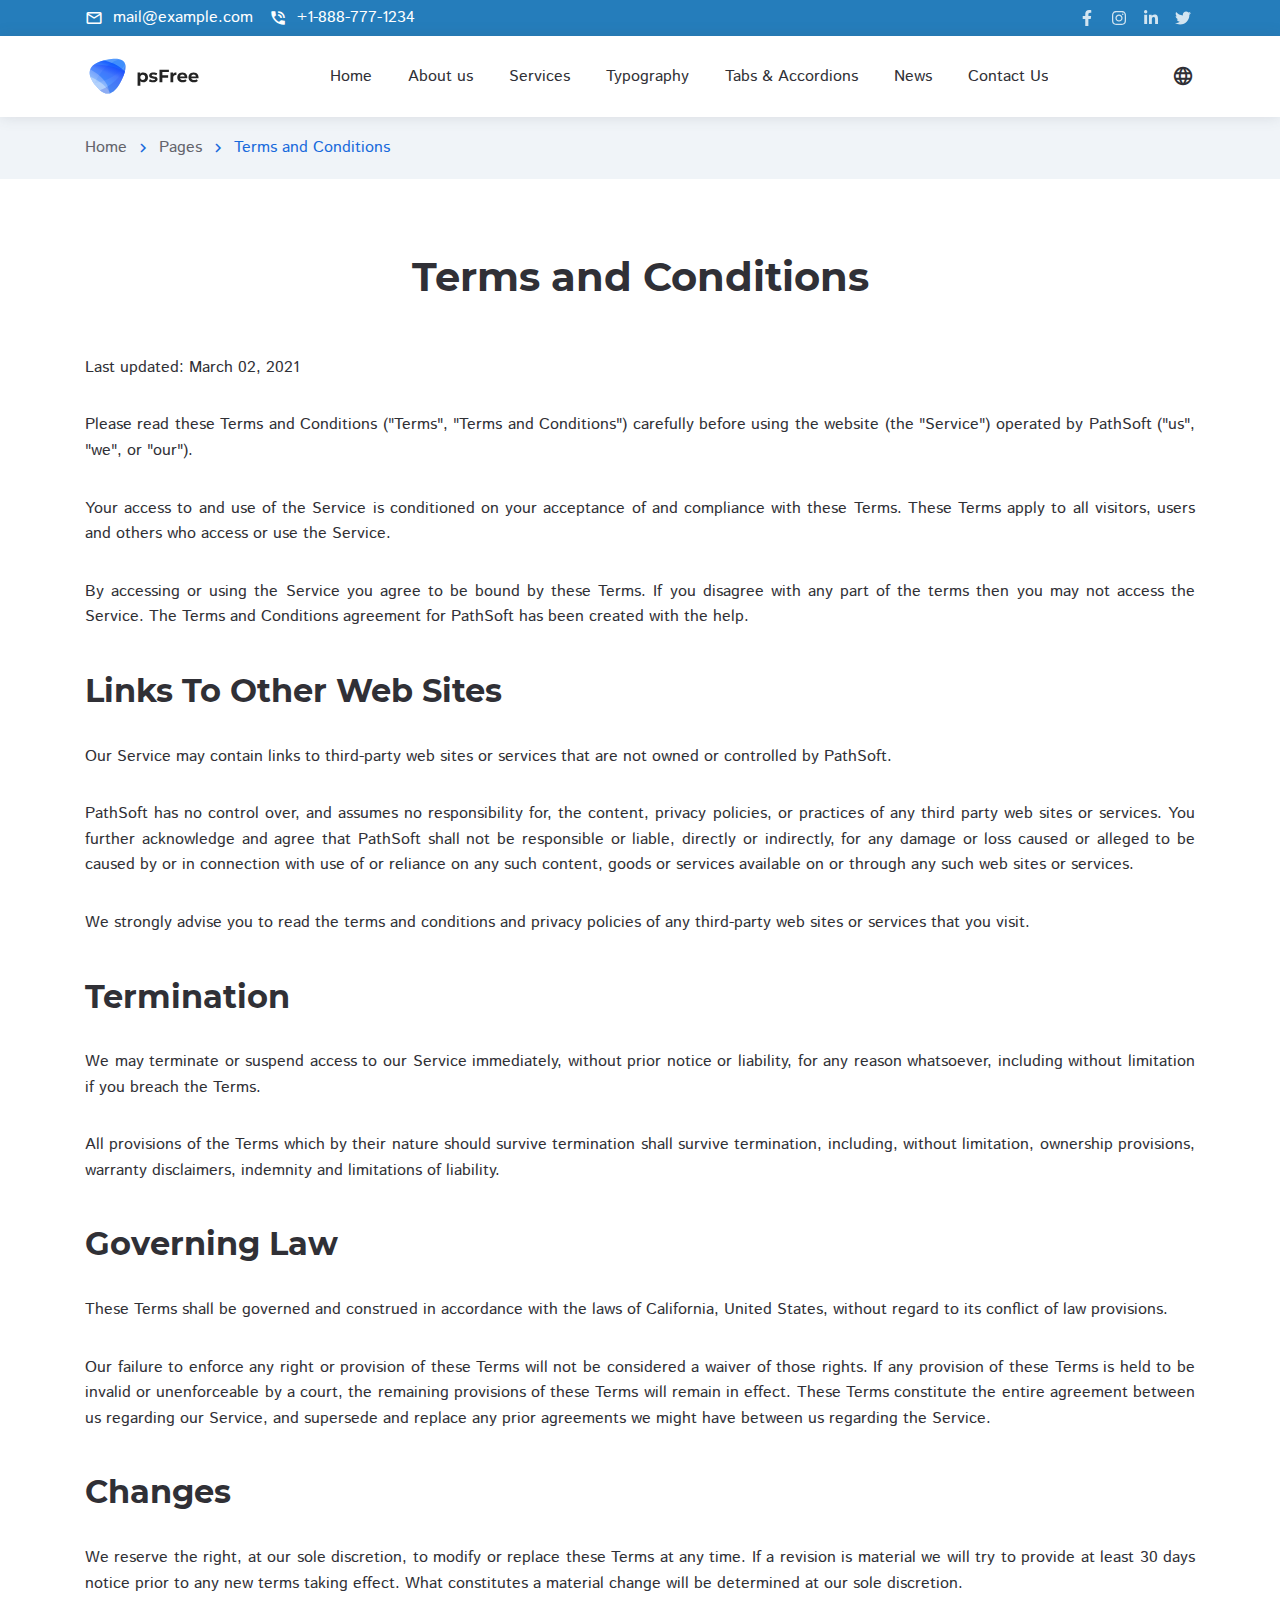
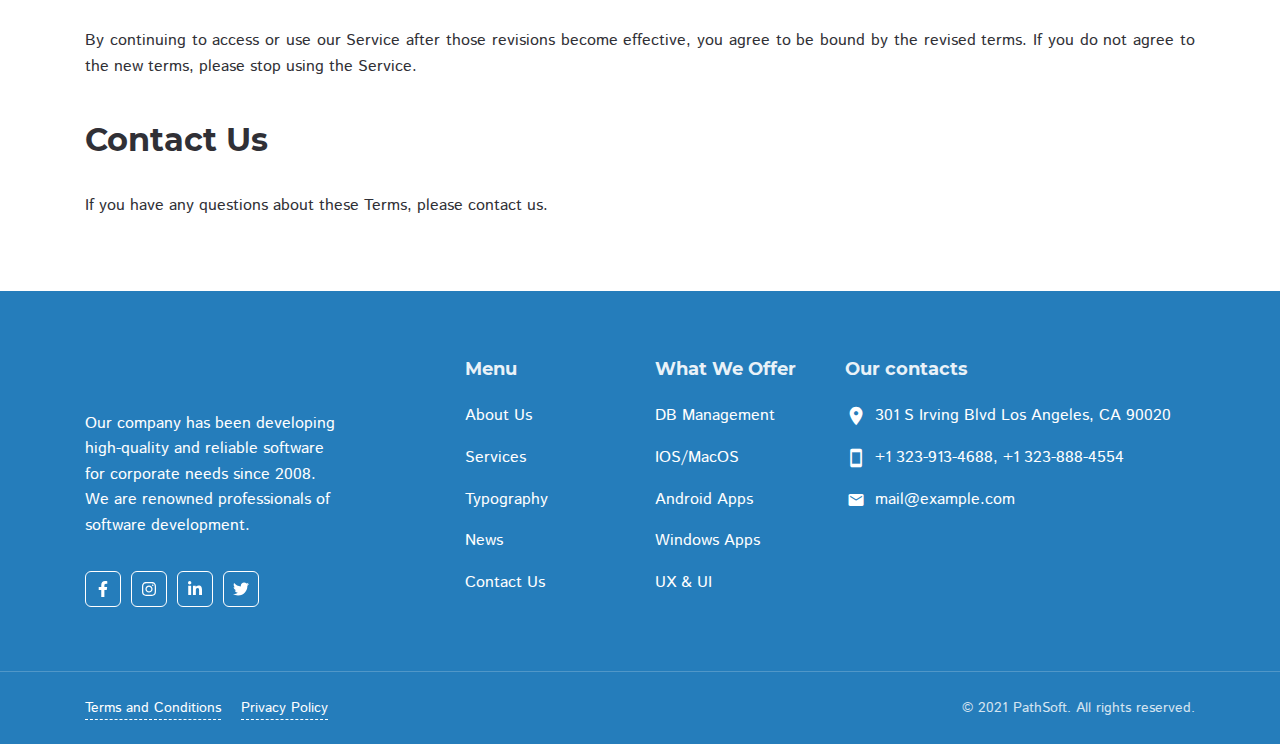
<file: website/terms-and-conditions.html>
<!DOCTYPE html>
<html lang="en">

<head>

    <meta charset="utf-8">

    <title>PathSoft - IT Solution for You Business</title>

    <meta name="description" content="Description">
    <meta http-equiv="X-UA-Compatible" content="IE=edge">
    <meta name="viewport" content="width=device-width, initial-scale=1, maximum-scale=2">

    <link rel="icon" href="assets/img/favicon/favicon.ico" type="image/x-icon">

    <link rel="stylesheet" href="assets/css/libs.css">
    <link rel="stylesheet" href="assets/css/style.css">
    <link rel="preload" href="assets/fonts/istok-web-v15-latin/istok-web-v15-latin-regular.woff2" as="font"
        type="font/woff2" crossorigin>
    <link rel="preload" href="assets/fonts/istok-web-v15-latin/istok-web-v15-latin-700.woff2" as="font"
        type="font/woff2" crossorigin>
    <link rel="preload" href="assets/fonts/montserrat-v15-latin/montserrat-v15-latin-700.woff2" as="font"
        type="font/woff2" crossorigin>
    <link rel="preload" href="assets/fonts/montserrat-v15-latin/montserrat-v15-latin-600.woff2" as="font"
        type="font/woff2" crossorigin>

    <link rel="preload" href="assets/fonts/material-icons/material-icons.woff2" as="font" type="font/woff2" crossorigin>
    <link rel="preload" href="assets/fonts/material-icons/material-icons-outlined.woff2" as="font" type="font/woff2"
        crossorigin>

</head>

<body>

    <main class="main">

        <div class="main-inner">

            <!-- Begin mobile main menu -->
            <nav class="mmm">
                <div class="mmm-content">
                    <ul class="mmm-list">
                        <li><a href="index.html">Home</a></li>
                        <li><a href="about-us.html">About us</a></li>
                        <li><a href="services.html">Services</a></li>
                        <li><a href="typography.html">Typography</a></li>
                        <li><a href="tabs-and-accordions.html">Tabs & Accordions</a></li>
                        <li><a href="news.html">News</a></li>
                        <li><a href="contact-us.html">Contact Us</a></li>
                    </ul>
                </div>
                <div class="mmm-footer">
                    <ul class="mmm-lang">
                        <li class="active"><a href="#!"><span>En</span></a></li>
                        <li><a href="#!"><span>Sp</span></a></li>
                        <li><a href="#!"><span>It</span></a></li>
                        <li><a href="#!"><span>Uk</span></a></li>
                        <li><a href="#!"><span>Ru</span></a></li>
                    </ul>
                </div>
            </nav><!-- End mobile main menu -->

            <!-- <a class="bff d-none d-md-block" href="https://www.templatemonster.com/website-templates/pathsoft-it-solutions-for-your-business-services-website-template-83414.html">
    <div class="container">
        <div class="row">
            <div class="col">
                <div class="bff-container">
                    <p>Get Full-Featured PathSoft Template</p>
                    <div class="btn btn-border btn-small">
                        <span>SHOP NOW</span>
                        <svg class="btn-icon-right" viewBox="0 0 13 9" width="13" height="9"><use xlink:href="assets/img/sprite.svg#arrow-right"></use></svg>
                    </div>
                </div>
            </div>
        </div>
    </div>
</a> -->

            <!-- Begin header -->
            <header class="header">
                <!-- Begin header top -->
                <nav class="header-top">
                    <div class="container">
                        <div class="row align-items-center justify-content-between">
                            <div class="col-auto">
                                <!-- Begin header top info -->
                                <ul class="header-top-info">
                                    <li>
                                        <a href="mailto:mail@example.com">
                                            <i class="material-icons md-18">mail_outline</i>
                                            <span>mail@example.com</span>
                                        </a>
                                    </li>
                                    <li>
                                        <a href="mailto:mail@example.com" class="formingHrefTel">
                                            <i class="material-icons md-18">phone_in_talk</i>
                                            <span>+1-888-777-1234</span>
                                        </a>
                                    </li>
                                </ul><!-- Ennd header top info -->
                            </div>
                            <div class="col-auto">
                                <div class="header-top-links">
                                    <!-- Begin social links -->
                                    <ul class="social-links">
                                        <li>
                                            <a href="#!" title="Facebook">
                                                <svg viewBox="0 0 320 512">
                                                    <use xlink:href="assets/img/sprite.svg#facebook-icon"></use>
                                                </svg>
                                            </a>
                                        </li>
                                        <li>
                                            <a href="#!" title="Instagram">
                                                <svg viewBox="0 0 448 512">
                                                    <use xlink:href="assets/img/sprite.svg#instagram-icon"></use>
                                                </svg>
                                            </a>
                                        </li>
                                        <li>
                                            <a href="#!" title="LinkedIn">
                                                <svg viewBox="0 0 448 512">
                                                    <use xlink:href="assets/img/sprite.svg#linkedin-icon"></use>
                                                </svg>
                                            </a>
                                        </li>
                                        <li>
                                            <a href="#!" title="Twitter">
                                                <svg viewBox="0 0 512 512">
                                                    <use xlink:href="assets/img/sprite.svg#twitter-icon"></use>
                                                </svg>
                                            </a>
                                        </li>
                                    </ul><!-- End social links -->
                                </div>
                            </div>
                        </div>
                    </div>
                </nav><!-- End header top -->
                <!-- Begin header fixed -->
                <nav class="header-fixed">
                    <div class="container">
                        <div class="row flex-nowrap align-items-center justify-content-between">
                            <div class="col-auto d-block d-lg-none header-fixed-col">
                                <div class="main-mnu-btn">
                                    <span class="bar bar-1"></span>
                                    <span class="bar bar-2"></span>
                                    <span class="bar bar-3"></span>
                                    <span class="bar bar-4"></span>
                                </div>
                            </div>
                            <div class="col-auto header-fixed-col">
                                <!-- Begin logo -->
                                <a href="/" class="logo" title="PathSoft">
                                    <img src="assets/img/logo.svg" width="115" height="36" alt="PathSoft">
                                </a><!-- End logo -->
                            </div>
                            <div class="col-auto header-fixed-col d-none d-lg-block col-static">
                                <!-- Begin main menu -->
                                <nav class="main-mnu">
                                    <ul class="main-mnu-list">
                                        <li><a href="index.html" data-title="Home"><span>Home</span></a></li>
                                        <li><a href="about-us.html" data-title="About us"><span>About us</span></a></li>
                                        <li><a href="services.html" data-title="Services"><span>Services</span></a></li>
                                        <li><a href="typography.html"
                                                data-title="Typography"><span>Typography</span></a></li>
                                        <li><a href="tabs-and-accordions.html" data-title="Tabs & Accordions"><span>Tabs
                                                    & Accordions</span></a></li>
                                        <li><a href="news.html" data-title="News"><span>News</span></a></li>
                                        <li><a href="contact-us.html" data-title="Contact Us"><span>Contact
                                                    Us</span></a></li>
                                    </ul>
                                </nav><!-- End main menu -->
                            </div>
                            <div class="col-auto header-fixed-col col-static">
                                <!-- Begin header actions -->
                                <ul class="header-actions">
                                    <!-- Begin header languarge -->
                                    <li class="d-none d-lg-block">
                                        <div class="header-lang">
                                            <div class="header-lang-current"><i
                                                    class="material-icons md-22">language</i></div>
                                            <ul class="header-lang-list">
                                                <li class="active"><a href="#!" class="hover-link" data-lang="En"
                                                        data-title="English"><span>English</span></a></li>
                                                <li><a href="#!" class="hover-link" data-lang="Sp"
                                                        data-title="Spanish"><span>Spanish</span></a></li>
                                                <li><a href="#!" class="hover-link" data-lang="It"
                                                        data-title="Italian"><span>Italian</span></a></li>
                                                <li><a href="#!" class="hover-link" data-lang="Uk"
                                                        data-title="Ukraine"><span>Ukraine</span></a></li>
                                                <li><a href="#!" class="hover-link" data-lang="Ru"
                                                        data-title="Russian"><span>Russian</span></a></li>
                                            </ul>
                                        </div>
                                    </li><!-- End header languarge -->
                                    <!-- Begin header navbar -->
                                    <li class="d-block d-lg-none">
                                        <div class="header-navbar">
                                            <div class="header-navbar-btn">
                                                <i class="material-icons md-24">more_vert</i>
                                            </div>
                                            <ul class="header-navbar-content">
                                                <li>
                                                    <a href="mailto:mail@example.com">
                                                        <i class="material-icons md-20">mail_outline</i>
                                                        <span>mail@example.com</span>
                                                    </a>
                                                </li>
                                                <li>
                                                    <a href="mailto:mail@example.com" class="formingHrefTel">
                                                        <i class="material-icons md-20">support_agent</i>
                                                        <span>1-888-777-1234</span>
                                                    </a>
                                                </li>
                                                <li>
                                                    <!-- Begin social links -->
                                                    <ul class="social-links">
                                                        <li>
                                                            <a href="#!" title="Facebook">
                                                                <svg viewBox="0 0 320 512">
                                                                    <use
                                                                        xlink:href="assets/img/sprite.svg#facebook-icon">
                                                                    </use>
                                                                </svg>
                                                            </a>
                                                        </li>
                                                        <li>
                                                            <a href="#!" title="Instagram">
                                                                <svg viewBox="0 0 448 512">
                                                                    <use
                                                                        xlink:href="assets/img/sprite.svg#instagram-icon">
                                                                    </use>
                                                                </svg>
                                                            </a>
                                                        </li>
                                                        <li>
                                                            <a href="#!" title="LinkedIn">
                                                                <svg viewBox="0 0 448 512">
                                                                    <use
                                                                        xlink:href="assets/img/sprite.svg#linkedin-icon">
                                                                    </use>
                                                                </svg>
                                                            </a>
                                                        </li>
                                                        <li>
                                                            <a href="#!" title="Twitter">
                                                                <svg viewBox="0 0 512 512">
                                                                    <use
                                                                        xlink:href="assets/img/sprite.svg#twitter-icon">
                                                                    </use>
                                                                </svg>
                                                            </a>
                                                        </li>
                                                    </ul><!-- End social links -->
                                                </li>
                                            </ul>
                                        </div>
                                    </li><!-- End header navbar -->
                                </ul><!-- End header actions -->
                            </div>
                        </div>
                    </div>
                </nav><!-- End header fixed -->
            </header><!-- End header -->

            <!-- Begin bread crumbs -->
            <nav class="bread-crumbs">
                <div class="container">
                    <div class="row">
                        <div class="col-12">
                            <ul class="bread-crumbs-list">
                                <li>
                                    <a href="index.html">Home</a>
                                    <i class="material-icons md-18">chevron_right</i>
                                </li>
                                <li>
                                    <a href="#!">Pages</a>
                                    <i class="material-icons md-18">chevron_right</i>
                                </li>
                                <li><a href="#!">Terms and Conditions</a></li>
                            </ul>
                        </div>
                    </div>
                </div>
            </nav><!-- End bread crumbs -->

            <div class="section">
                <div class="container">
                    <div class="row">
                        <div class="col-12">
                            <div class="section-heading heading-center">
                                <h1>Terms and Conditions</h1>
                            </div>
                            <div class="content">
                                <p>Last updated: March 02, 2021</p>
                                <p>Please read these Terms and Conditions ("Terms", "Terms and Conditions") carefully
                                    before using the website (the "Service") operated by PathSoft ("us", "we", or
                                    "our").</p>
                                <p>Your access to and use of the Service is conditioned on your acceptance of and
                                    compliance with these Terms. These
                                    Terms apply to all visitors, users and others who access or use the Service.</p>
                                <p>By accessing or using the Service you agree to be bound by these Terms. If you
                                    disagree with any part of the
                                    terms then you may not access the Service. The Terms and Conditions agreement for
                                    PathSoft has been created with
                                    the help.</p>
                                <h2>Links To Other Web Sites</h2>
                                <p>Our Service may contain links to third-party web sites or services that are not owned
                                    or controlled by PathSoft.
                                </p>

                                <p>PathSoft has no control over, and assumes no responsibility for, the content, privacy
                                    policies, or practices of
                                    any third party web sites or services. You further acknowledge and agree that
                                    PathSoft shall not be responsible
                                    or liable, directly or indirectly, for any damage or loss caused or alleged to be
                                    caused by or in connection
                                    with use of or reliance on any such content, goods or services available on or
                                    through any such web sites or
                                    services.</p>

                                <p>We strongly advise you to read the terms and conditions and privacy policies of any
                                    third-party web sites or
                                    services that you visit.</p>

                                <h2>Termination</h2>

                                <p>We may terminate or suspend access to our Service immediately, without prior notice
                                    or liability, for any reason
                                    whatsoever, including without limitation if you breach the Terms.</p>

                                <p>All provisions of the Terms which by their nature should survive termination shall
                                    survive termination,
                                    including, without limitation, ownership provisions, warranty disclaimers, indemnity
                                    and limitations of
                                    liability.</p>

                                <h2>Governing Law</h2>

                                <p>These Terms shall be governed and construed in accordance with the laws of
                                    California, United States, without
                                    regard to its conflict of law provisions.</p>

                                <p>Our failure to enforce any right or provision of these Terms will not be considered a
                                    waiver of those rights. If
                                    any provision of these Terms is held to be invalid or unenforceable by a court, the
                                    remaining provisions of
                                    these Terms will remain in effect. These Terms constitute the entire agreement
                                    between us regarding our Service,
                                    and supersede and replace any prior agreements we might have between us regarding
                                    the Service.</p>

                                <h2>Changes</h2>

                                <p>We reserve the right, at our sole discretion, to modify or replace these Terms at any
                                    time. If a revision is
                                    material we will try to provide at least 30 days notice prior to any new terms
                                    taking effect. What constitutes a
                                    material change will be determined at our sole discretion.</p>

                                <p>By continuing to access or use our Service after those revisions become effective,
                                    you agree to be bound by the
                                    revised terms. If you do not agree to the new terms, please stop using the Service.
                                </p>


                                <h2>Contact Us</h2>

                                <p>If you have any questions about these Terms, please contact us.</p>
                            </div>
                        </div>
                    </div>
                </div>
            </div>

        </div>

        <!-- <a class="bff d-none d-md-block"
            href="https://www.templatemonster.com/website-templates/pathsoft-it-solutions-for-your-business-services-website-template-83414.html">
            <div class="container">
                <div class="row">
                    <div class="col">
                        <div class="bff-container">
                            <p>Get Full-Featured PathSoft Template</p>
                            <div class="btn btn-border btn-small">
                                <span>VIEW NOW</span>
                                <svg class="btn-icon-right" viewBox="0 0 13 9" width="13" height="9">
                                    <use xlink:href="assets/img/sprite.svg#arrow-right"></use>
                                </svg>
                            </div>
                        </div>
                    </div>
                </div>
            </div>
        </a> -->

        <!-- Begin footer -->
        <footer class="footer">
            <div class="footer-main">
                <div class="container">
                    <div class="row items">
                        <div class="col-xl-3 col-lg-3 col-md-5 col-12 item">
                            <!-- Begin company info -->
                            <div class="footer-company-info">
                                <div class="footer-company-top">
                                    <a href="/" class="logo" title="PathSoft">
                                        <img data-src="assets/img/logo-white.svg" width="115" height="36" class="lazy"
                                            src="[data-uri]"
                                            alt="PathSoft">
                                    </a>
                                    <div class="footer-company-desc">
                                        <p>Our company has been developing high-quality and reliable software for
                                            corporate needs since 2008. We are renowned professionals of software
                                            development.</p>
                                    </div>
                                </div>
                                <ul class="footer-social-links">
                                    <li>
                                        <a href="#!" title="Facebook">
                                            <svg viewBox="0 0 320 512">
                                                <use xlink:href="assets/img/sprite.svg#facebook-icon"></use>
                                            </svg>
                                        </a>
                                    </li>
                                    <li>
                                        <a href="#!" title="Instagram">
                                            <svg viewBox="0 0 448 512">
                                                <use xlink:href="assets/img/sprite.svg#instagram-icon"></use>
                                            </svg>
                                        </a>
                                    </li>
                                    <li>
                                        <a href="#!" title="LinkedIn">
                                            <svg viewBox="0 0 448 512">
                                                <use xlink:href="assets/img/sprite.svg#linkedin-icon"></use>
                                            </svg>
                                        </a>
                                    </li>
                                    <li>
                                        <a href="#!" title="Twitter">
                                            <svg viewBox="0 0 512 512">
                                                <use xlink:href="assets/img/sprite.svg#twitter-icon"></use>
                                            </svg>
                                        </a>
                                    </li>
                                </ul>
                            </div>
                            <!-- End company info -->
                        </div>
                        <div class="col-xl-2 offset-xl-1 col-md-3 col-5 col-lg-2 item">
                            <div class="footer-item">
                                <p class="footer-item-heading">Menu</p>
                                <nav class="footer-nav">
                                    <ul class="footer-mnu">
                                        <li><a href="about-us.html" class="hover-link" data-title="About Us"><span>About
                                                    Us</span></a></li>
                                        <li><a href="services.html" class="hover-link"
                                                data-title="Services"><span>Services</span></a></li>
                                        <li><a href="typography.html"
                                                data-title="Typography"><span>Typography</span></a></li>
                                        <li><a href="news.html" class="hover-link"
                                                data-title="News"><span>News</span></a></li>
                                        <li><a href="contact-us.html" class="hover-link"
                                                data-title="Contact Us"><span>Contact Us</span></a></li>
                                    </ul>
                                </nav>
                            </div>
                        </div>
                        <div class="col-xl-2 col-lg-3 col-md-3 col-7 item">
                            <div class="footer-item">
                                <p class="footer-item-heading">What We Offer</p>
                                <nav class="footer-nav">
                                    <ul class="footer-mnu">
                                        <li><a href="#!" class="hover-link" data-title="DB Management"><span>DB
                                                    Management</span></a></li>
                                        <li><a href="#!" class="hover-link"
                                                data-title="IOS/MacOS"><span>IOS/MacOS</span></a></li>
                                        <li><a href="#!" class="hover-link" data-title="Android Apps"><span>Android
                                                    Apps</span></a></li>
                                        <li><a href="#!" class="hover-link" data-title="Windows Apps"><span>Windows
                                                    Apps</span></a></li>
                                        <li><a href="#!" class="hover-link" data-title="UX & UI"><span>UX &
                                                    UI</span></a></li>
                                    </ul>
                                </nav>
                            </div>
                        </div>
                        <div class="col-xs-4 col-lg-4 col-12 item">
                            <div class="footer-item">
                                <p class="footer-item-heading">Our contacts</p>
                                <ul class="footer-contacts">
                                    <li>
                                        <i class="material-icons md-22">location_on</i>
                                        <div class="footer-contact-info">
                                            301 S Irving Blvd Los Angeles, CA 90020
                                        </div>
                                    </li>
                                    <li>
                                        <i class="material-icons md-22 footer-contact-tel">smartphone</i>
                                        <div class="footer-contact-info">
                                            <a href="#!" class="formingHrefTel">+1 323-913-4688</a>, <a href="#!"
                                                class="formingHrefTel">+1 323-888-4554</a>
                                        </div>
                                    </li>
                                    <li>
                                        <i class="material-icons md-22 footer-contact-email">email</i>
                                        <div class="footer-contact-info">
                                            <a href="mailto:mail@example.com">mail@example.com</a>
                                        </div>
                                    </li>
                                </ul>
                            </div>
                            <!-- <div class="footer-item">
                        <p class="footer-item-heading">Subscribe</p>
                        <form action="#!" method="post" class="footer-subscribe">
                            <div class="form-field">
                                <label for="subscribe-email" class="form-field-label">Your email</label>
                                <input type="email" class="form-field-input" name="Subscribe_email" value="" autocomplete="off" required="required" id="subscribe-email">
                            </div>
                            <div class="form-btn">
                                <button type="submit" class="btn ripple"><span>Subscribe</span></button>
                            </div>
                        </form>
                    </div> -->
                        </div>
                    </div>
                </div>
            </div>
            <div class="footer-bottom">
                <div class="container">
                    <div class="row justify-content-between items">
                        <div class="col-md-auto col-12 item">
                            <nav class="footer-links">
                                <ul>
                                    <li><a href="terms-and-conditions.html">Terms and Conditions</a></li>
                                    <li><a href="privacy-policy.html">Privacy Policy</a></li>
                                </ul>
                            </nav>
                        </div>
                        <div class="col-md-auto col-12 item">
                            <div class="copyright">© 2021 PathSoft. All rights reserved.</div>
                        </div>
                    </div>
                </div>
            </div>
        </footer><!-- End footer -->

    </main><!-- End main -->

    <script src="assets/libs/jquery/jquery.min.js"></script>
    <script src="assets/libs/lozad/lozad.min.js"></script>
    <script src="assets/libs/device/device.js"></script>
    <script src="assets/libs/ScrollToFixed/jquery-scrolltofixed-min.js"></script>
    <script src="assets/libs/spincrement/jquery.spincrement.min.js"></script>
    <script src="assets/libs/jquery-validation-1.19.3/jquery.validate.min.js"></script>
    <script src="assets/js/custom.js"></script>
</body>

</html>
</file>
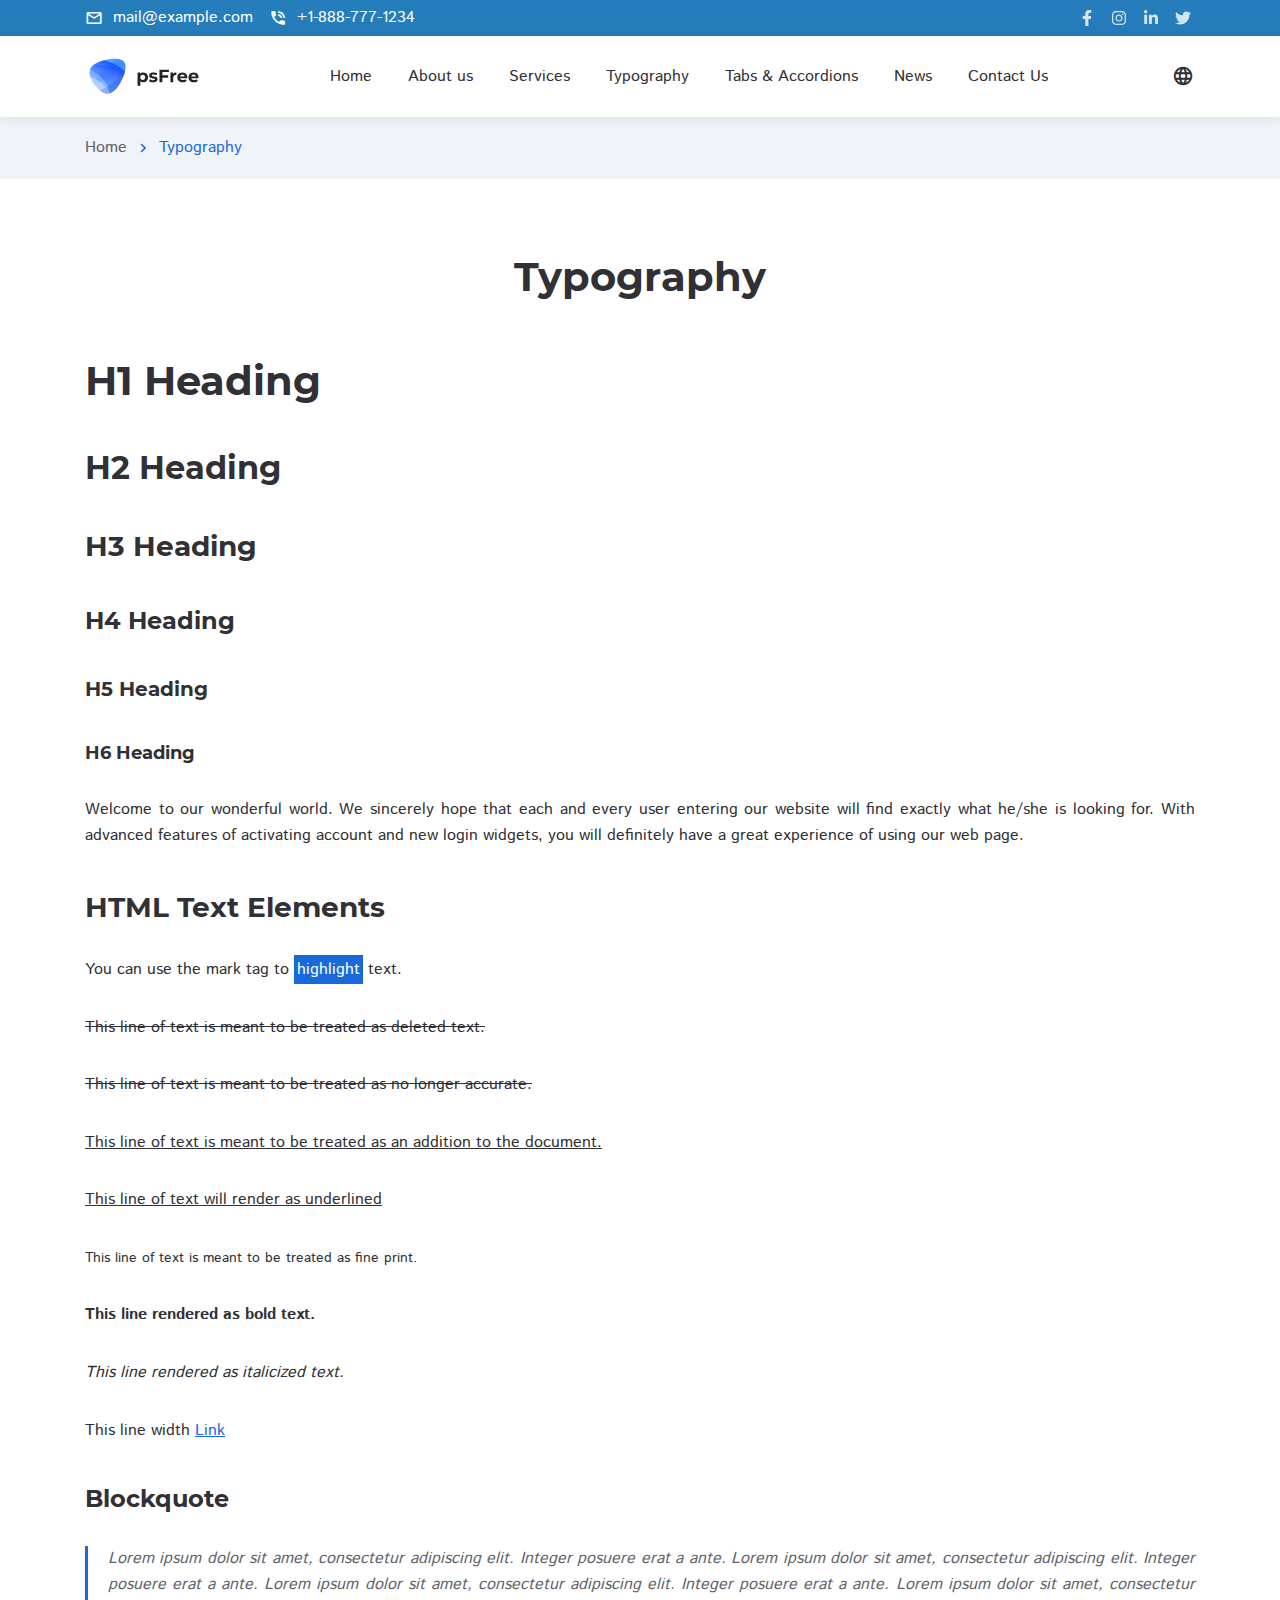
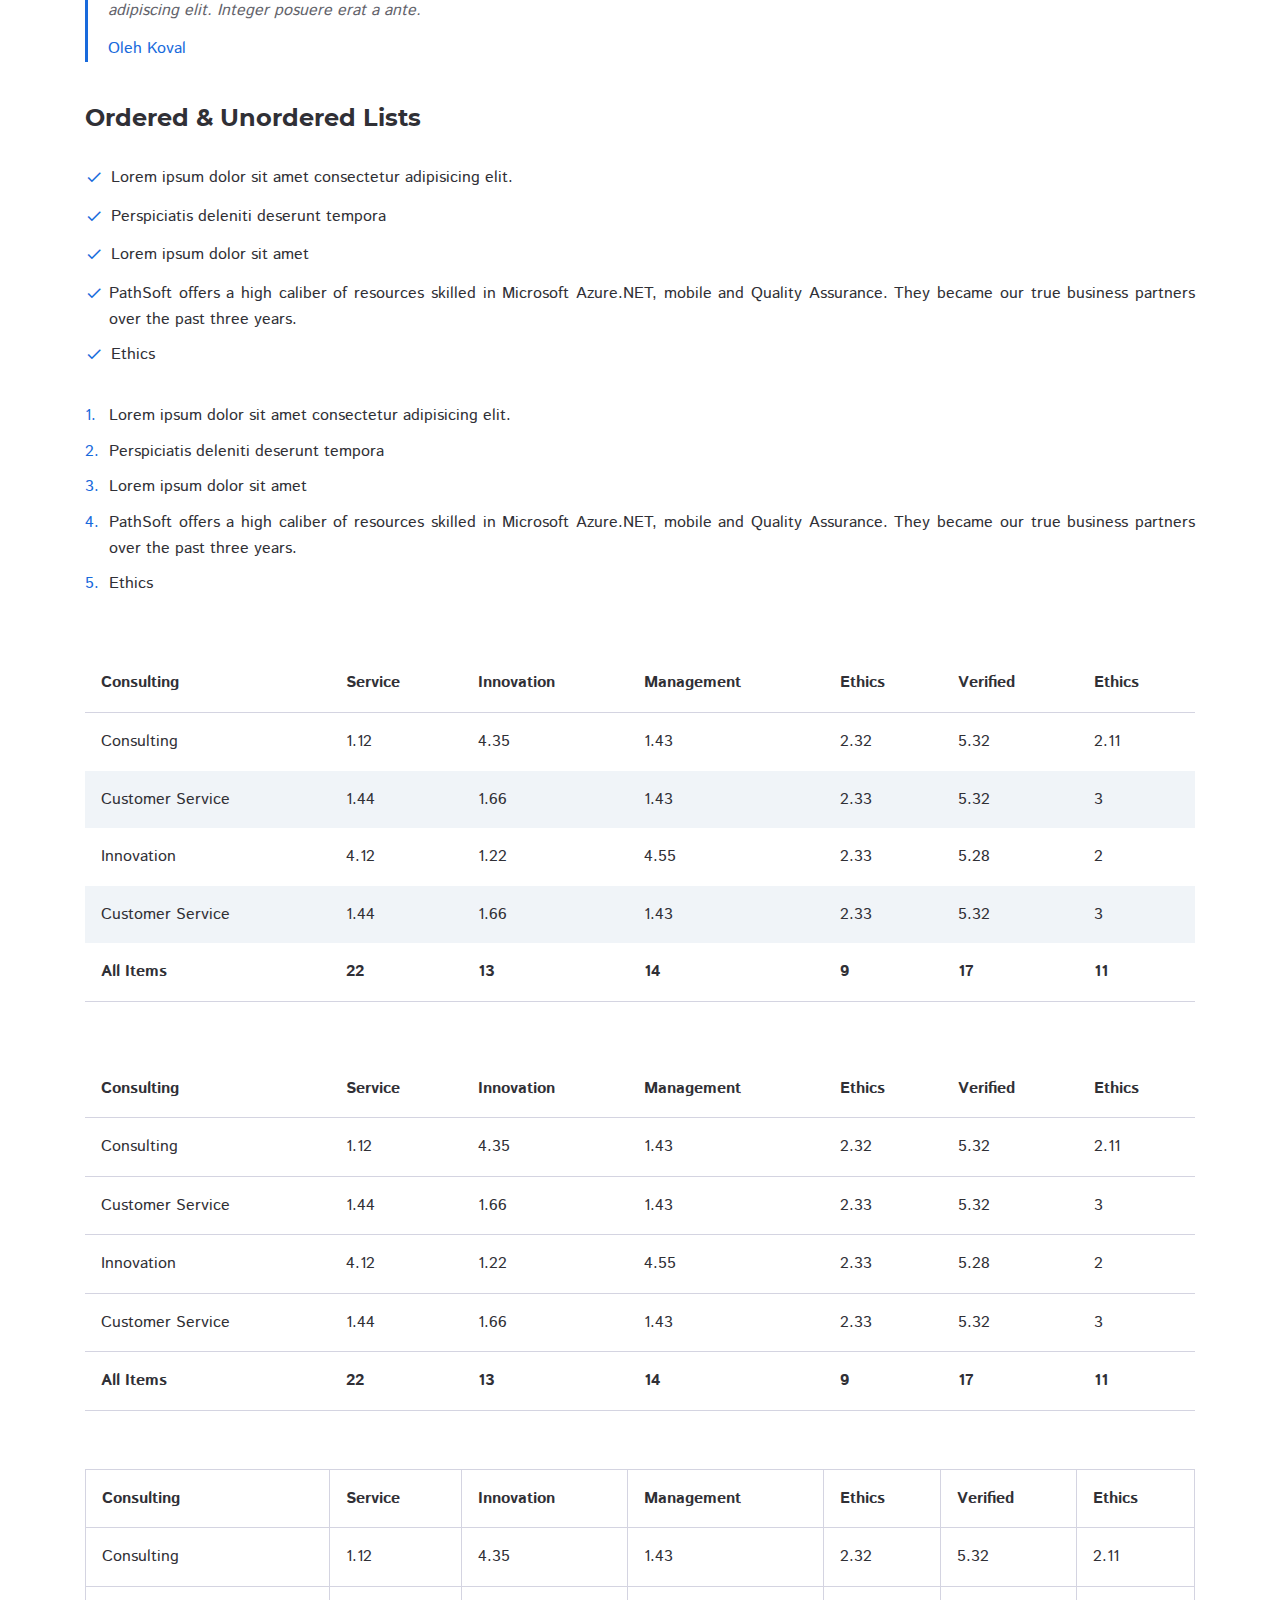
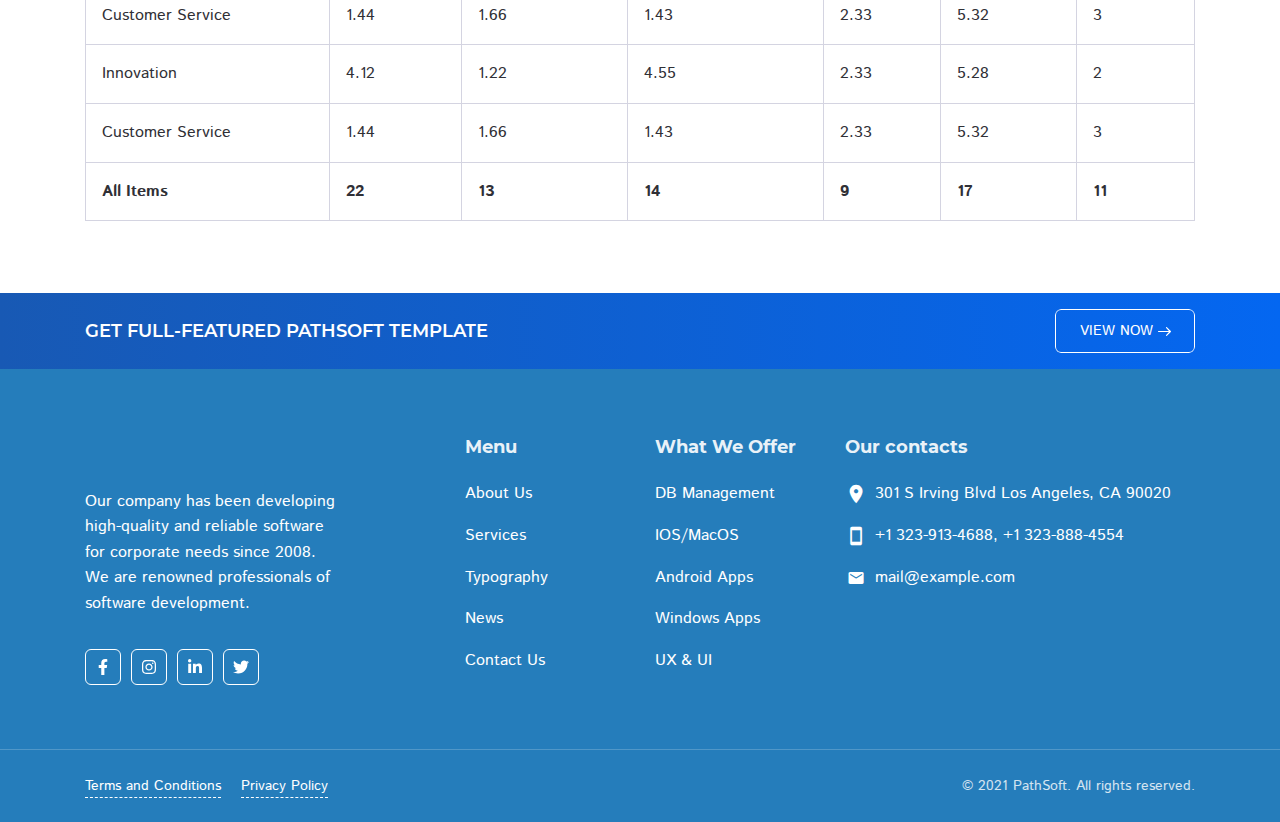
<file: website/typography.html>
<!DOCTYPE html>
<html lang="en">

<head>

    <meta charset="utf-8">

    <title>PathSoft - IT Solution for You Business</title>

    <meta name="description" content="Description">
    <meta http-equiv="X-UA-Compatible" content="IE=edge">
    <meta name="viewport" content="width=device-width, initial-scale=1, maximum-scale=2">

    <link rel="icon" href="assets/img/favicon/favicon.ico" type="image/x-icon">

    <link rel="stylesheet" href="assets/css/libs.css">
    <link rel="stylesheet" href="assets/css/style.css">
    <link rel="preload" href="assets/fonts/istok-web-v15-latin/istok-web-v15-latin-regular.woff2" as="font"
        type="font/woff2" crossorigin>
    <link rel="preload" href="assets/fonts/istok-web-v15-latin/istok-web-v15-latin-700.woff2" as="font"
        type="font/woff2" crossorigin>
    <link rel="preload" href="assets/fonts/montserrat-v15-latin/montserrat-v15-latin-700.woff2" as="font"
        type="font/woff2" crossorigin>
    <link rel="preload" href="assets/fonts/montserrat-v15-latin/montserrat-v15-latin-600.woff2" as="font"
        type="font/woff2" crossorigin>

    <link rel="preload" href="assets/fonts/material-icons/material-icons.woff2" as="font" type="font/woff2" crossorigin>
    <link rel="preload" href="assets/fonts/material-icons/material-icons-outlined.woff2" as="font" type="font/woff2"
        crossorigin>

</head>

<body>

    <main class="main">

        <div class="main-inner">

            <!-- Begin mobile main menu -->
            <nav class="mmm">
                <div class="mmm-content">
                    <ul class="mmm-list">
                        <li><a href="index.html">Home</a></li>
                        <li><a href="about-us.html">About us</a></li>
                        <li><a href="services.html">Services</a></li>
                        <li><a href="typography.html">Typography</a></li>
                        <li><a href="tabs-and-accordions.html">Tabs & Accordions</a></li>
                        <li><a href="news.html">News</a></li>
                        <li><a href="contact-us.html">Contact Us</a></li>
                    </ul>
                </div>
                <div class="mmm-footer">
                    <ul class="mmm-lang">
                        <li class="active"><a href="#!"><span>En</span></a></li>
                        <li><a href="#!"><span>Sp</span></a></li>
                        <li><a href="#!"><span>It</span></a></li>
                        <li><a href="#!"><span>Uk</span></a></li>
                        <li><a href="#!"><span>Ru</span></a></li>
                    </ul>
                </div>
            </nav><!-- End mobile main menu -->
            <!-- 
<a class="bff d-none d-md-block" href="https://www.templatemonster.com/website-templates/pathsoft-it-solutions-for-your-business-services-website-template-83414.html">
    <div class="container">
        <div class="row">
            <div class="col">
                <div class="bff-container">
                    <p>Get Full-Featured PathSoft Template</p>
                    <div class="btn btn-border btn-small">
                        <span>SHOP NOW</span>
                        <svg class="btn-icon-right" viewBox="0 0 13 9" width="13" height="9"><use xlink:href="assets/img/sprite.svg#arrow-right"></use></svg>
                    </div>
                </div>
            </div>
        </div>
    </div>
</a> -->

            <!-- Begin header -->
            <header class="header">
                <!-- Begin header top -->
                <nav class="header-top">
                    <div class="container">
                        <div class="row align-items-center justify-content-between">
                            <div class="col-auto">
                                <!-- Begin header top info -->
                                <ul class="header-top-info">
                                    <li>
                                        <a href="mailto:mail@example.com">
                                            <i class="material-icons md-18">mail_outline</i>
                                            <span>mail@example.com</span>
                                        </a>
                                    </li>
                                    <li>
                                        <a href="mailto:mail@example.com" class="formingHrefTel">
                                            <i class="material-icons md-18">phone_in_talk</i>
                                            <span>+1-888-777-1234</span>
                                        </a>
                                    </li>
                                </ul><!-- Ennd header top info -->
                            </div>
                            <div class="col-auto">
                                <div class="header-top-links">
                                    <!-- Begin social links -->
                                    <ul class="social-links">
                                        <li>
                                            <a href="#!" title="Facebook">
                                                <svg viewBox="0 0 320 512">
                                                    <use xlink:href="assets/img/sprite.svg#facebook-icon"></use>
                                                </svg>
                                            </a>
                                        </li>
                                        <li>
                                            <a href="#!" title="Instagram">
                                                <svg viewBox="0 0 448 512">
                                                    <use xlink:href="assets/img/sprite.svg#instagram-icon"></use>
                                                </svg>
                                            </a>
                                        </li>
                                        <li>
                                            <a href="#!" title="LinkedIn">
                                                <svg viewBox="0 0 448 512">
                                                    <use xlink:href="assets/img/sprite.svg#linkedin-icon"></use>
                                                </svg>
                                            </a>
                                        </li>
                                        <li>
                                            <a href="#!" title="Twitter">
                                                <svg viewBox="0 0 512 512">
                                                    <use xlink:href="assets/img/sprite.svg#twitter-icon"></use>
                                                </svg>
                                            </a>
                                        </li>
                                    </ul><!-- End social links -->
                                </div>
                            </div>
                        </div>
                    </div>
                </nav><!-- End header top -->
                <!-- Begin header fixed -->
                <nav class="header-fixed">
                    <div class="container">
                        <div class="row flex-nowrap align-items-center justify-content-between">
                            <div class="col-auto d-block d-lg-none header-fixed-col">
                                <div class="main-mnu-btn">
                                    <span class="bar bar-1"></span>
                                    <span class="bar bar-2"></span>
                                    <span class="bar bar-3"></span>
                                    <span class="bar bar-4"></span>
                                </div>
                            </div>
                            <div class="col-auto header-fixed-col">
                                <!-- Begin logo -->
                                <a href="/" class="logo" title="PathSoft">
                                    <img src="assets/img/logo.svg" width="115" height="36" alt="PathSoft">
                                </a><!-- End logo -->
                            </div>
                            <div class="col-auto header-fixed-col d-none d-lg-block col-static">
                                <!-- Begin main menu -->
                                <nav class="main-mnu">
                                    <ul class="main-mnu-list">
                                        <li><a href="index.html" data-title="Home"><span>Home</span></a></li>
                                        <li><a href="about-us.html" data-title="About us"><span>About us</span></a></li>
                                        <li><a href="services.html" data-title="Services"><span>Services</span></a></li>
                                        <li><a href="typography.html"
                                                data-title="Typography"><span>Typography</span></a></li>
                                        <li><a href="tabs-and-accordions.html" data-title="Tabs & Accordions"><span>Tabs
                                                    & Accordions</span></a></li>
                                        <li><a href="news.html" data-title="News"><span>News</span></a></li>
                                        <li><a href="contact-us.html" data-title="Contact Us"><span>Contact
                                                    Us</span></a></li>
                                    </ul>
                                </nav><!-- End main menu -->
                            </div>
                            <div class="col-auto header-fixed-col col-static">
                                <!-- Begin header actions -->
                                <ul class="header-actions">
                                    <!-- Begin header languarge -->
                                    <li class="d-none d-lg-block">
                                        <div class="header-lang">
                                            <div class="header-lang-current"><i
                                                    class="material-icons md-22">language</i></div>
                                            <ul class="header-lang-list">
                                                <li class="active"><a href="#!" class="hover-link" data-lang="En"
                                                        data-title="English"><span>English</span></a></li>
                                                <li><a href="#!" class="hover-link" data-lang="Sp"
                                                        data-title="Spanish"><span>Spanish</span></a></li>
                                                <li><a href="#!" class="hover-link" data-lang="It"
                                                        data-title="Italian"><span>Italian</span></a></li>
                                                <li><a href="#!" class="hover-link" data-lang="Uk"
                                                        data-title="Ukraine"><span>Ukraine</span></a></li>
                                                <li><a href="#!" class="hover-link" data-lang="Ru"
                                                        data-title="Russian"><span>Russian</span></a></li>
                                            </ul>
                                        </div>
                                    </li><!-- End header languarge -->
                                    <!-- Begin header navbar -->
                                    <li class="d-block d-lg-none">
                                        <div class="header-navbar">
                                            <div class="header-navbar-btn">
                                                <i class="material-icons md-24">more_vert</i>
                                            </div>
                                            <ul class="header-navbar-content">
                                                <li>
                                                    <a href="mailto:mail@example.com">
                                                        <i class="material-icons md-20">mail_outline</i>
                                                        <span>mail@example.com</span>
                                                    </a>
                                                </li>
                                                <li>
                                                    <a href="mailto:mail@example.com" class="formingHrefTel">
                                                        <i class="material-icons md-20">support_agent</i>
                                                        <span>1-888-777-1234</span>
                                                    </a>
                                                </li>
                                                <li>
                                                    <!-- Begin social links -->
                                                    <ul class="social-links">
                                                        <li>
                                                            <a href="#!" title="Facebook">
                                                                <svg viewBox="0 0 320 512">
                                                                    <use
                                                                        xlink:href="assets/img/sprite.svg#facebook-icon">
                                                                    </use>
                                                                </svg>
                                                            </a>
                                                        </li>
                                                        <li>
                                                            <a href="#!" title="Instagram">
                                                                <svg viewBox="0 0 448 512">
                                                                    <use
                                                                        xlink:href="assets/img/sprite.svg#instagram-icon">
                                                                    </use>
                                                                </svg>
                                                            </a>
                                                        </li>
                                                        <li>
                                                            <a href="#!" title="LinkedIn">
                                                                <svg viewBox="0 0 448 512">
                                                                    <use
                                                                        xlink:href="assets/img/sprite.svg#linkedin-icon">
                                                                    </use>
                                                                </svg>
                                                            </a>
                                                        </li>
                                                        <li>
                                                            <a href="#!" title="Twitter">
                                                                <svg viewBox="0 0 512 512">
                                                                    <use
                                                                        xlink:href="assets/img/sprite.svg#twitter-icon">
                                                                    </use>
                                                                </svg>
                                                            </a>
                                                        </li>
                                                    </ul><!-- End social links -->
                                                </li>
                                            </ul>
                                        </div>
                                    </li><!-- End header navbar -->
                                </ul><!-- End header actions -->
                            </div>
                        </div>
                    </div>
                </nav><!-- End header fixed -->
            </header><!-- End header -->

            <!-- Begin bread crumbs -->
            <nav class="bread-crumbs">
                <div class="container">
                    <div class="row">
                        <div class="col-12">
                            <ul class="bread-crumbs-list">
                                <li>
                                    <a href="index.html">Home</a>
                                    <i class="material-icons md-18">chevron_right</i>
                                </li>
                                <li><a href="#!">Typography</a></li>
                            </ul>
                        </div>
                    </div>
                </div>
            </nav><!-- End bread crumbs -->

            <div class="section">
                <div class="container">
                    <div class="row">
                        <div class="col-12">
                            <div class="section-heading heading-center">
                                <h1>Typography</h1>
                            </div>
                            <div class="content">
                                <h1>H1 Heading</h1>
                                <h2>H2 Heading</h2>
                                <h3>H3 Heading</h3>
                                <h4>H4 Heading</h4>
                                <h5>H5 Heading</h5>
                                <h6>H6 Heading</h6>
                                <p>Welcome to our wonderful world. We sincerely hope that each and every user entering
                                    our website will find
                                    exactly what he/she is looking for. With advanced features of activating account and
                                    new login widgets,
                                    you will definitely have a great experience of using our web page.</p>
                                <h3>HTML Text Elements</h3>
                                <p>You can use the mark tag to <mark>highlight</mark> text.</p>
                                <p><del>This line of text is meant to be treated as deleted text.</del></p>
                                <p><s>This line of text is meant to be treated as no longer accurate.</s></p>
                                <p><ins>This line of text is meant to be treated as an addition to the document.</ins>
                                </p>
                                <p><u>This line of text will render as underlined</u></p>
                                <p><small>This line of text is meant to be treated as fine print.</small></p>
                                <p><strong>This line rendered as bold text.</strong></p>
                                <p><em>This line rendered as italicized text.</em></p>
                                <p>This line width <a href="#!">Link</a></p>
                                <h4>Blockquote</h4>
                                <blockquote>
                                    <p>Lorem ipsum dolor sit amet, consectetur adipiscing elit. Integer posuere erat a
                                        ante. Lorem ipsum
                                        dolor sit amet, consectetur adipiscing elit. Integer posuere erat a ante. Lorem
                                        ipsum dolor sit
                                        amet, consectetur adipiscing elit. Integer posuere erat a ante. Lorem ipsum
                                        dolor sit amet,
                                        consectetur adipiscing elit. Integer posuere erat a ante.</p>
                                    <footer>Oleh Koval</footer>
                                </blockquote>
                                <h4>Ordered & Unordered Lists</h4>
                                <ul>
                                    <li>Lorem ipsum dolor sit amet consectetur adipisicing elit.</li>
                                    <li>Perspiciatis deleniti deserunt tempora</li>
                                    <li>Lorem ipsum dolor sit amet</li>
                                    <li>PathSoft offers a high caliber of resources skilled in Microsoft Azure.NET,
                                        mobile and Quality
                                        Assurance. They became our true business partners over the past three years.
                                    </li>
                                    <li>Ethics</li>
                                </ul>
                                <ol>
                                    <li>Lorem ipsum dolor sit amet consectetur adipisicing elit.</li>
                                    <li>Perspiciatis deleniti deserunt tempora</li>
                                    <li>Lorem ipsum dolor sit amet</li>
                                    <li>PathSoft offers a high caliber of resources skilled in Microsoft Azure.NET,
                                        mobile and Quality
                                        Assurance. They became our true business partners over the past three years.
                                    </li>
                                    <li>Ethics</li>
                                </ol>
                                <br>
                                <table>
                                    <thead>
                                        <tr>
                                            <th>Consulting</th>
                                            <th>Service</th>
                                            <th>Innovation</th>
                                            <th>Management</th>
                                            <th>Ethics</th>
                                            <th>Verified </th>
                                            <th>Ethics</th>
                                        </tr>
                                    </thead>
                                    <tbody>
                                        <tr>
                                            <td>Consulting</td>
                                            <td>1.12</td>
                                            <td>4.35</td>
                                            <td>1.43</td>
                                            <td>2.32</td>
                                            <td>5.32</td>
                                            <td>2.11</td>
                                        </tr>
                                        <tr>
                                            <td>Customer Service</td>
                                            <td>1.44</td>
                                            <td>1.66</td>
                                            <td>1.43</td>
                                            <td>2.33</td>
                                            <td>5.32</td>
                                            <td>3</td>
                                        </tr>
                                        <tr>
                                            <td>Innovation</td>
                                            <td>4.12</td>
                                            <td>1.22</td>
                                            <td>4.55</td>
                                            <td>2.33</td>
                                            <td>5.28</td>
                                            <td>2</td>
                                        </tr>
                                        <tr>
                                            <td>Customer Service</td>
                                            <td>1.44</td>
                                            <td>1.66</td>
                                            <td>1.43</td>
                                            <td>2.33</td>
                                            <td>5.32</td>
                                            <td>3</td>
                                        </tr>
                                    </tbody>
                                    <tfoot>
                                        <tr>
                                            <td>All Items</td>
                                            <td>22</td>
                                            <td>13</td>
                                            <td>14</td>
                                            <td>9</td>
                                            <td>17</td>
                                            <td>11</td>
                                        </tr>
                                    </tfoot>
                                </table>
                                <br>
                                <table class="table-secondary">
                                    <thead>
                                        <tr>
                                            <th>Consulting</th>
                                            <th>Service</th>
                                            <th>Innovation</th>
                                            <th>Management</th>
                                            <th>Ethics</th>
                                            <th>Verified </th>
                                            <th>Ethics</th>
                                        </tr>
                                    </thead>
                                    <tbody>
                                        <tr>
                                            <td>Consulting</td>
                                            <td>1.12</td>
                                            <td>4.35</td>
                                            <td>1.43</td>
                                            <td>2.32</td>
                                            <td>5.32</td>
                                            <td>2.11</td>
                                        </tr>
                                        <tr>
                                            <td>Customer Service</td>
                                            <td>1.44</td>
                                            <td>1.66</td>
                                            <td>1.43</td>
                                            <td>2.33</td>
                                            <td>5.32</td>
                                            <td>3</td>
                                        </tr>
                                        <tr>
                                            <td>Innovation</td>
                                            <td>4.12</td>
                                            <td>1.22</td>
                                            <td>4.55</td>
                                            <td>2.33</td>
                                            <td>5.28</td>
                                            <td>2</td>
                                        </tr>
                                        <tr>
                                            <td>Customer Service</td>
                                            <td>1.44</td>
                                            <td>1.66</td>
                                            <td>1.43</td>
                                            <td>2.33</td>
                                            <td>5.32</td>
                                            <td>3</td>
                                        </tr>
                                    </tbody>
                                    <tfoot>
                                        <tr>
                                            <td>All Items</td>
                                            <td>22</td>
                                            <td>13</td>
                                            <td>14</td>
                                            <td>9</td>
                                            <td>17</td>
                                            <td>11</td>
                                        </tr>
                                    </tfoot>
                                </table>
                                <br>
                                <table class="table-bordered">
                                    <thead>
                                        <tr>
                                            <th>Consulting</th>
                                            <th>Service</th>
                                            <th>Innovation</th>
                                            <th>Management</th>
                                            <th>Ethics</th>
                                            <th>Verified </th>
                                            <th>Ethics</th>
                                        </tr>
                                    </thead>
                                    <tbody>
                                        <tr>
                                            <td>Consulting</td>
                                            <td>1.12</td>
                                            <td>4.35</td>
                                            <td>1.43</td>
                                            <td>2.32</td>
                                            <td>5.32</td>
                                            <td>2.11</td>
                                        </tr>
                                        <tr>
                                            <td>Customer Service</td>
                                            <td>1.44</td>
                                            <td>1.66</td>
                                            <td>1.43</td>
                                            <td>2.33</td>
                                            <td>5.32</td>
                                            <td>3</td>
                                        </tr>
                                        <tr>
                                            <td>Innovation</td>
                                            <td>4.12</td>
                                            <td>1.22</td>
                                            <td>4.55</td>
                                            <td>2.33</td>
                                            <td>5.28</td>
                                            <td>2</td>
                                        </tr>
                                        <tr>
                                            <td>Customer Service</td>
                                            <td>1.44</td>
                                            <td>1.66</td>
                                            <td>1.43</td>
                                            <td>2.33</td>
                                            <td>5.32</td>
                                            <td>3</td>
                                        </tr>
                                    </tbody>
                                    <tfoot>
                                        <tr>
                                            <td>All Items</td>
                                            <td>22</td>
                                            <td>13</td>
                                            <td>14</td>
                                            <td>9</td>
                                            <td>17</td>
                                            <td>11</td>
                                        </tr>
                                    </tfoot>
                                </table>
                            </div>
                        </div>
                    </div>
                </div>
            </div>

        </div>

        <a class="bff d-none d-md-block"
            href="https://www.templatemonster.com/website-templates/pathsoft-it-solutions-for-your-business-services-website-template-83414.html">
            <div class="container">
                <div class="row">
                    <div class="col">
                        <div class="bff-container">
                            <p>Get Full-Featured PathSoft Template</p>
                            <div class="btn btn-border btn-small">
                                <span>VIEW NOW</span>
                                <svg class="btn-icon-right" viewBox="0 0 13 9" width="13" height="9">
                                    <use xlink:href="assets/img/sprite.svg#arrow-right"></use>
                                </svg>
                            </div>
                        </div>
                    </div>
                </div>
            </div>
        </a>

        <!-- Begin footer -->
        <footer class="footer">
            <div class="footer-main">
                <div class="container">
                    <div class="row items">
                        <div class="col-xl-3 col-lg-3 col-md-5 col-12 item">
                            <!-- Begin company info -->
                            <div class="footer-company-info">
                                <div class="footer-company-top">
                                    <a href="/" class="logo" title="PathSoft">
                                        <img data-src="assets/img/logo-white.svg" width="115" height="36" class="lazy"
                                            src="[data-uri]"
                                            alt="PathSoft">
                                    </a>
                                    <div class="footer-company-desc">
                                        <p>Our company has been developing high-quality and reliable software for
                                            corporate needs since 2008. We are renowned professionals of software
                                            development.</p>
                                    </div>
                                </div>
                                <ul class="footer-social-links">
                                    <li>
                                        <a href="#!" title="Facebook">
                                            <svg viewBox="0 0 320 512">
                                                <use xlink:href="assets/img/sprite.svg#facebook-icon"></use>
                                            </svg>
                                        </a>
                                    </li>
                                    <li>
                                        <a href="#!" title="Instagram">
                                            <svg viewBox="0 0 448 512">
                                                <use xlink:href="assets/img/sprite.svg#instagram-icon"></use>
                                            </svg>
                                        </a>
                                    </li>
                                    <li>
                                        <a href="#!" title="LinkedIn">
                                            <svg viewBox="0 0 448 512">
                                                <use xlink:href="assets/img/sprite.svg#linkedin-icon"></use>
                                            </svg>
                                        </a>
                                    </li>
                                    <li>
                                        <a href="#!" title="Twitter">
                                            <svg viewBox="0 0 512 512">
                                                <use xlink:href="assets/img/sprite.svg#twitter-icon"></use>
                                            </svg>
                                        </a>
                                    </li>
                                </ul>
                            </div>
                            <!-- End company info -->
                        </div>
                        <div class="col-xl-2 offset-xl-1 col-md-3 col-5 col-lg-2 item">
                            <div class="footer-item">
                                <p class="footer-item-heading">Menu</p>
                                <nav class="footer-nav">
                                    <ul class="footer-mnu">
                                        <li><a href="about-us.html" class="hover-link" data-title="About Us"><span>About
                                                    Us</span></a></li>
                                        <li><a href="services.html" class="hover-link"
                                                data-title="Services"><span>Services</span></a></li>
                                        <li><a href="typography.html"
                                                data-title="Typography"><span>Typography</span></a></li>
                                        <li><a href="news.html" class="hover-link"
                                                data-title="News"><span>News</span></a></li>
                                        <li><a href="contact-us.html" class="hover-link"
                                                data-title="Contact Us"><span>Contact Us</span></a></li>
                                    </ul>
                                </nav>
                            </div>
                        </div>
                        <div class="col-xl-2 col-lg-3 col-md-3 col-7 item">
                            <div class="footer-item">
                                <p class="footer-item-heading">What We Offer</p>
                                <nav class="footer-nav">
                                    <ul class="footer-mnu">
                                        <li><a href="#!" class="hover-link" data-title="DB Management"><span>DB
                                                    Management</span></a></li>
                                        <li><a href="#!" class="hover-link"
                                                data-title="IOS/MacOS"><span>IOS/MacOS</span></a></li>
                                        <li><a href="#!" class="hover-link" data-title="Android Apps"><span>Android
                                                    Apps</span></a></li>
                                        <li><a href="#!" class="hover-link" data-title="Windows Apps"><span>Windows
                                                    Apps</span></a></li>
                                        <li><a href="#!" class="hover-link" data-title="UX & UI"><span>UX &
                                                    UI</span></a></li>
                                    </ul>
                                </nav>
                            </div>
                        </div>
                        <div class="col-xs-4 col-lg-4 col-12 item">
                            <div class="footer-item">
                                <p class="footer-item-heading">Our contacts</p>
                                <ul class="footer-contacts">
                                    <li>
                                        <i class="material-icons md-22">location_on</i>
                                        <div class="footer-contact-info">
                                            301 S Irving Blvd Los Angeles, CA 90020
                                        </div>
                                    </li>
                                    <li>
                                        <i class="material-icons md-22 footer-contact-tel">smartphone</i>
                                        <div class="footer-contact-info">
                                            <a href="#!" class="formingHrefTel">+1 323-913-4688</a>, <a href="#!"
                                                class="formingHrefTel">+1 323-888-4554</a>
                                        </div>
                                    </li>
                                    <li>
                                        <i class="material-icons md-22 footer-contact-email">email</i>
                                        <div class="footer-contact-info">
                                            <a href="mailto:mail@example.com">mail@example.com</a>
                                        </div>
                                    </li>
                                </ul>
                            </div>
                            <!-- <div class="footer-item">
                        <p class="footer-item-heading">Subscribe</p>
                        <form action="#!" method="post" class="footer-subscribe">
                            <div class="form-field">
                                <label for="subscribe-email" class="form-field-label">Your email</label>
                                <input type="email" class="form-field-input" name="Subscribe_email" value="" autocomplete="off" required="required" id="subscribe-email">
                            </div>
                            <div class="form-btn">
                                <button type="submit" class="btn ripple"><span>Subscribe</span></button>
                            </div>
                        </form>
                    </div> -->
                        </div>
                    </div>
                </div>
            </div>
            <div class="footer-bottom">
                <div class="container">
                    <div class="row justify-content-between items">
                        <div class="col-md-auto col-12 item">
                            <nav class="footer-links">
                                <ul>
                                    <li><a href="terms-and-conditions.html">Terms and Conditions</a></li>
                                    <li><a href="privacy-policy.html">Privacy Policy</a></li>
                                </ul>
                            </nav>
                        </div>
                        <div class="col-md-auto col-12 item">
                            <div class="copyright">© 2021 PathSoft. All rights reserved.</div>
                        </div>
                    </div>
                </div>
            </div>
        </footer><!-- End footer -->

    </main><!-- End main -->

    <script src="assets/libs/jquery/jquery.min.js"></script>
    <script src="assets/libs/lozad/lozad.min.js"></script>
    <script src="assets/libs/device/device.js"></script>
    <script src="assets/libs/ScrollToFixed/jquery-scrolltofixed-min.js"></script>
    <script src="assets/libs/spincrement/jquery.spincrement.min.js"></script>
    <script src="assets/libs/jquery-validation-1.19.3/jquery.validate.min.js"></script>
    <script src="assets/js/custom.js"></script>

</body>

</html>
</file>
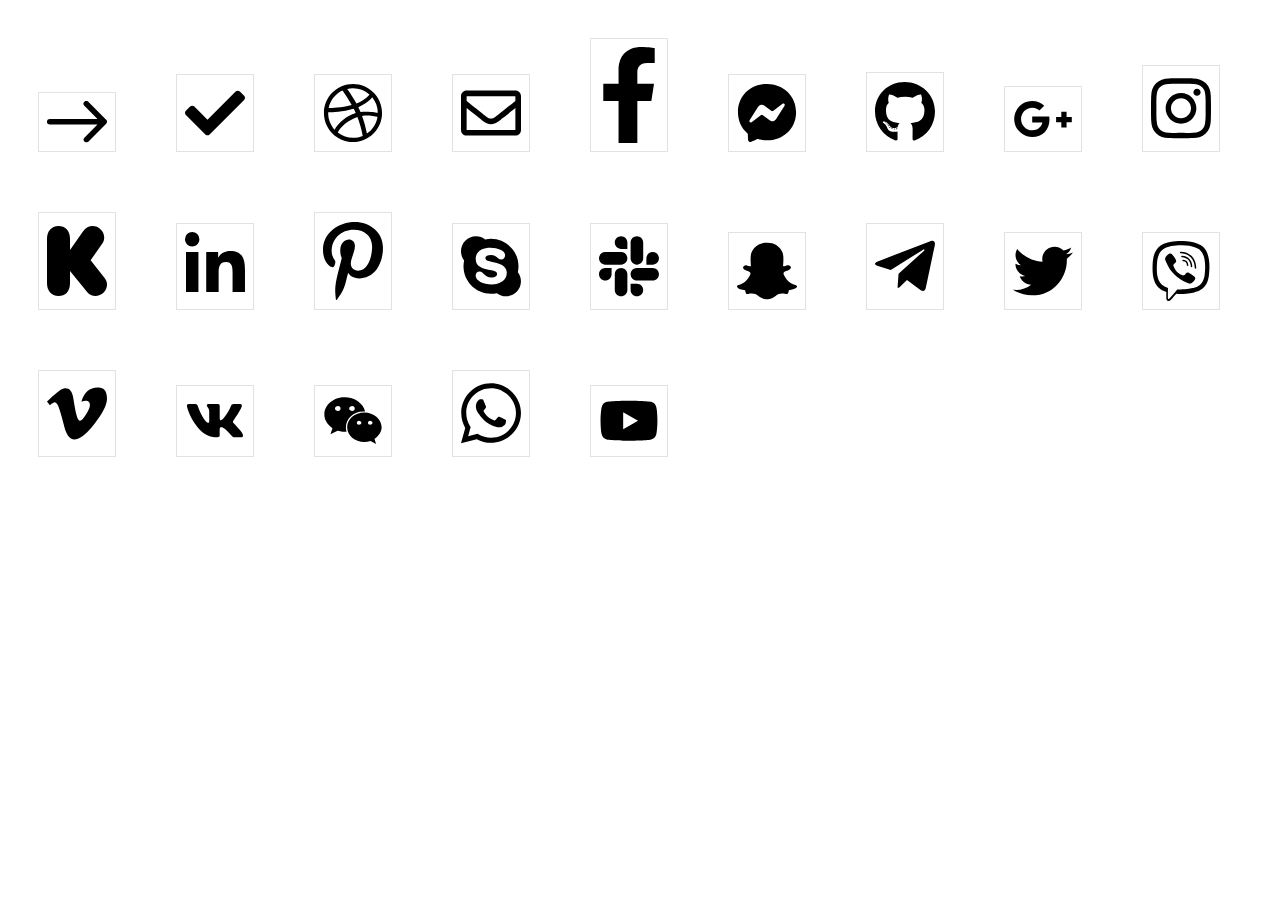
<file: website/assets/img/svg_preview.html>
<html>
	<head><style>body { font-family: arial; font-size: 12px; }.svg_all { display: none; }.grid__icon {width: 60px; }
    
   .grid__item {
    
        padding: 8px;
        border: 1px solid #e2e2e2;
        
        
        display:inline-block;
        
        margin: 30px;
        
        position: relative;
    }
    
    .grid__item:hover {
        background-color:#f5f5f5;
    }
    
    .grid__item textarea{
        border:1px solid #d6d6d6;
        height:50px;
        width:450px;
        
        padding:8px;
        font-size: 11px;
    }
    
    
    .grid__item .grid__html textarea{
        height:40px;
        width:450px;
    }    
    
    .grid__item h2 {
        font-size: 15px;
        color: #272727;
    }
    
    .grid__popup {
    
        display: none;
        position: absolute;
        
        
        left:0px;
        
        border: 1px solid #e2e2e2;
        
        background: #fff;
        
        padding:8px;
    }
    
    .grid__popup .grid__icon {
        display: none;
    }
    
    .grid__item:hover .grid__popup {
        
        display:block;
        z-index:20;
    
    }</style></head>
<body><div class="svg_all">
<svg xmlns="http://www.w3.org/2000/svg">


	<symbol id="arrow-right"> <!--13 9 --> 
		  <path d="M1074.82,2574.07l-3.87-3.89a0.592,0.592,0,0,0-.85,0,0.6,0.6,0,0,0,0,.86l2.84,2.85H1062.6a0.61,0.61,0,0,0,0,1.22h10.34l-2.84,2.85a0.61,0.61,0,0,0,.43,1.04,0.576,0.576,0,0,0,.42-0.18l3.87-3.89A0.6,0.6,0,0,0,1074.82,2574.07Z" transform="translate(-1062 -2570)"/>
	</symbol>


	<symbol id="check"> <!--512 512 --> 
		<path  d="M173.898 439.404l-166.4-166.4c-9.997-9.997-9.997-26.206 0-36.204l36.203-36.204c9.997-9.998 26.207-9.998 36.204 0L192 312.69 432.095 72.596c9.997-9.997 26.207-9.997 36.204 0l36.203 36.204c9.997 9.997 9.997 26.206 0 36.204l-294.4 294.401c-9.998 9.997-26.207 9.997-36.204-.001z"></path>
	</symbol>


	<symbol id="dribbble-icon"> <!--512 512 --> 
		<path d="M256 8C119.252 8 8 119.252 8 256s111.252 248 248 248 248-111.252 248-248S392.748 8 256 8zm163.97 114.366c29.503 36.046 47.369 81.957 47.835 131.955-6.984-1.477-77.018-15.682-147.502-6.818-5.752-14.041-11.181-26.393-18.617-41.614 78.321-31.977 113.818-77.482 118.284-83.523zM396.421 97.87c-3.81 5.427-35.697 48.286-111.021 76.519-34.712-63.776-73.185-116.168-79.04-124.008 67.176-16.193 137.966 1.27 190.061 47.489zm-230.48-33.25c5.585 7.659 43.438 60.116 78.537 122.509-99.087 26.313-186.36 25.934-195.834 25.809C62.38 147.205 106.678 92.573 165.941 64.62zM44.17 256.323c0-2.166.043-4.322.108-6.473 9.268.19 111.92 1.513 217.706-30.146 6.064 11.868 11.857 23.915 17.174 35.949-76.599 21.575-146.194 83.527-180.531 142.306C64.794 360.405 44.17 310.73 44.17 256.323zm81.807 167.113c22.127-45.233 82.178-103.622 167.579-132.756 29.74 77.283 42.039 142.053 45.189 160.638-68.112 29.013-150.015 21.053-212.768-27.882zm248.38 8.489c-2.171-12.886-13.446-74.897-41.152-151.033 66.38-10.626 124.7 6.768 131.947 9.055-9.442 58.941-43.273 109.844-90.795 141.978z"></path>
	</symbol>


	<symbol id="email-icon"> <!--512 512 --> 
		<path d="M464 64H48C21.49 64 0 85.49 0 112v288c0 26.51 21.49 48 48 48h416c26.51 0 48-21.49 48-48V112c0-26.51-21.49-48-48-48zm0 48v40.805c-22.422 18.259-58.168 46.651-134.587 106.49-16.841 13.247-50.201 45.072-73.413 44.701-23.208.375-56.579-31.459-73.413-44.701C106.18 199.465 70.425 171.067 48 152.805V112h416zM48 400V214.398c22.914 18.251 55.409 43.862 104.938 82.646 21.857 17.205 60.134 55.186 103.062 54.955 42.717.231 80.509-37.199 103.053-54.947 49.528-38.783 82.032-64.401 104.947-82.653V400H48z"></path>
	</symbol>


	<symbol id="facebook-icon"> <!--320 512 --> 
		<path d="M279.14 288l14.22-92.66h-88.91v-60.13c0-25.35 12.42-50.06 52.24-50.06h40.42V6.26S260.43 0 225.36 0c-73.22 0-121.08 44.38-121.08 124.72v70.62H22.89V288h81.39v224h100.17V288z"></path>
	</symbol>


	<symbol id="facebook-messenger-icon"> <!--512 512 --> 
		<path d="M256.55 8C116.52 8 8 110.34 8 248.57c0 72.3 29.71 134.78 78.07 177.94 8.35 7.51 6.63 11.86 8.05 58.23A19.92 19.92 0 0 0 122 502.31c52.91-23.3 53.59-25.14 62.56-22.7C337.85 521.8 504 423.7 504 248.57 504 110.34 396.59 8 256.55 8zm149.24 185.13l-73 115.57a37.37 37.37 0 0 1-53.91 9.93l-58.08-43.47a15 15 0 0 0-18 0l-78.37 59.44c-10.46 7.93-24.16-4.6-17.11-15.67l73-115.57a37.36 37.36 0 0 1 53.91-9.93l58.06 43.46a15 15 0 0 0 18 0l78.41-59.38c10.44-7.98 24.14 4.54 17.09 15.62z"></path>
	</symbol>


	<symbol id="github-icon"> <!--496 512 --> 
		<path d="M165.9 397.4c0 2-2.3 3.6-5.2 3.6-3.3.3-5.6-1.3-5.6-3.6 0-2 2.3-3.6 5.2-3.6 3-.3 5.6 1.3 5.6 3.6zm-31.1-4.5c-.7 2 1.3 4.3 4.3 4.9 2.6 1 5.6 0 6.2-2s-1.3-4.3-4.3-5.2c-2.6-.7-5.5.3-6.2 2.3zm44.2-1.7c-2.9.7-4.9 2.6-4.6 4.9.3 2 2.9 3.3 5.9 2.6 2.9-.7 4.9-2.6 4.6-4.6-.3-1.9-3-3.2-5.9-2.9zM244.8 8C106.1 8 0 113.3 0 252c0 110.9 69.8 205.8 169.5 239.2 12.8 2.3 17.3-5.6 17.3-12.1 0-6.2-.3-40.4-.3-61.4 0 0-70 15-84.7-29.8 0 0-11.4-29.1-27.8-36.6 0 0-22.9-15.7 1.6-15.4 0 0 24.9 2 38.6 25.8 21.9 38.6 58.6 27.5 72.9 20.9 2.3-16 8.8-27.1 16-33.7-55.9-6.2-112.3-14.3-112.3-110.5 0-27.5 7.6-41.3 23.6-58.9-2.6-6.5-11.1-33.3 2.6-67.9 20.9-6.5 69 27 69 27 20-5.6 41.5-8.5 62.8-8.5s42.8 2.9 62.8 8.5c0 0 48.1-33.6 69-27 13.7 34.7 5.2 61.4 2.6 67.9 16 17.7 25.8 31.5 25.8 58.9 0 96.5-58.9 104.2-114.8 110.5 9.2 7.9 17 22.9 17 46.4 0 33.7-.3 75.4-.3 83.6 0 6.5 4.6 14.4 17.3 12.1C428.2 457.8 496 362.9 496 252 496 113.3 383.5 8 244.8 8zM97.2 352.9c-1.3 1-1 3.3.7 5.2 1.6 1.6 3.9 2.3 5.2 1 1.3-1 1-3.3-.7-5.2-1.6-1.6-3.9-2.3-5.2-1zm-10.8-8.1c-.7 1.3.3 2.9 2.3 3.9 1.6 1 3.6.7 4.3-.7.7-1.3-.3-2.9-2.3-3.9-2-.6-3.6-.3-4.3.7zm32.4 35.6c-1.6 1.3-1 4.3 1.3 6.2 2.3 2.3 5.2 2.6 6.5 1 1.3-1.3.7-4.3-1.3-6.2-2.2-2.3-5.2-2.6-6.5-1zm-11.4-14.7c-1.6 1-1.6 3.6 0 5.9 1.6 2.3 4.3 3.3 5.6 2.3 1.6-1.3 1.6-3.9 0-6.2-1.4-2.3-4-3.3-5.6-2z"></path>
	</symbol>


	<symbol id="google-plus-icon"> <!--640 512 --> 
		<path d="M386.061 228.496c1.834 9.692 3.143 19.384 3.143 31.956C389.204 370.205 315.599 448 204.8 448c-106.084 0-192-85.915-192-192s85.916-192 192-192c51.864 0 95.083 18.859 128.611 50.292l-52.126 50.03c-14.145-13.621-39.028-29.599-76.485-29.599-65.484 0-118.92 54.221-118.92 121.277 0 67.056 53.436 121.277 118.92 121.277 75.961 0 104.513-54.745 108.965-82.773H204.8v-66.009h181.261zm185.406 6.437V179.2h-56.001v55.733h-55.733v56.001h55.733v55.733h56.001v-55.733H627.2v-56.001h-55.733z"></path>
	</symbol>


	<symbol id="instagram-icon"> <!--448 512 --> 
		<path d="M224.1 141c-63.6 0-114.9 51.3-114.9 114.9s51.3 114.9 114.9 114.9S339 319.5 339 255.9 287.7 141 224.1 141zm0 189.6c-41.1 0-74.7-33.5-74.7-74.7s33.5-74.7 74.7-74.7 74.7 33.5 74.7 74.7-33.6 74.7-74.7 74.7zm146.4-194.3c0 14.9-12 26.8-26.8 26.8-14.9 0-26.8-12-26.8-26.8s12-26.8 26.8-26.8 26.8 12 26.8 26.8zm76.1 27.2c-1.7-35.9-9.9-67.7-36.2-93.9-26.2-26.2-58-34.4-93.9-36.2-37-2.1-147.9-2.1-184.9 0-35.8 1.7-67.6 9.9-93.9 36.1s-34.4 58-36.2 93.9c-2.1 37-2.1 147.9 0 184.9 1.7 35.9 9.9 67.7 36.2 93.9s58 34.4 93.9 36.2c37 2.1 147.9 2.1 184.9 0 35.9-1.7 67.7-9.9 93.9-36.2 26.2-26.2 34.4-58 36.2-93.9 2.1-37 2.1-147.8 0-184.8zM398.8 388c-7.8 19.6-22.9 34.7-42.6 42.6-29.5 11.7-99.5 9-132.1 9s-102.7 2.6-132.1-9c-19.6-7.8-34.7-22.9-42.6-42.6-11.7-29.5-9-99.5-9-132.1s-2.6-102.7 9-132.1c7.8-19.6 22.9-34.7 42.6-42.6 29.5-11.7 99.5-9 132.1-9s102.7-2.6 132.1 9c19.6 7.8 34.7 22.9 42.6 42.6 11.7 29.5 9 99.5 9 132.1s2.7 102.7-9 132.1z"></path>
	</symbol>


	<symbol id="kickstarter-icon"> <!--384 512 --> 
		<path d="M147.3 114.4c0-56.2-32.5-82.4-73.4-82.4C26.2 32 0 68.2 0 113.4v283c0 47.3 25.3 83.4 74.9 83.4 39.8 0 72.4-25.6 72.4-83.4v-76.5l112.1 138.3c22.7 27.2 72.1 30.7 103.2 0 27-27.6 27.3-67.4 7.4-92.2l-90.8-114.8 74.9-107.4c17.4-24.7 17.5-63.1-10.4-89.8-30.3-29-82.4-31.6-113.6 12.8L147.3 185v-70.6z"></path>
	</symbol>


	<symbol id="linkedin-icon"> <!--448 512 --> 
		<path d="M100.28 448H7.4V148.9h92.88zM53.79 108.1C24.09 108.1 0 83.5 0 53.8a53.79 53.79 0 0 1 107.58 0c0 29.7-24.1 54.3-53.79 54.3zM447.9 448h-92.68V302.4c0-34.7-.7-79.2-48.29-79.2-48.29 0-55.69 37.7-55.69 76.7V448h-92.78V148.9h89.08v40.8h1.3c12.4-23.5 42.69-48.3 87.88-48.3 94 0 111.28 61.9 111.28 142.3V448z"></path>
	</symbol>


	<symbol id="pinterest-icon"> <!--384 512 --> 
		<path d="M204 6.5C101.4 6.5 0 74.9 0 185.6 0 256 39.6 296 63.6 296c9.9 0 15.6-27.6 15.6-35.4 0-9.3-23.7-29.1-23.7-67.8 0-80.4 61.2-137.4 140.4-137.4 68.1 0 118.5 38.7 118.5 109.8 0 53.1-21.3 152.7-90.3 152.7-24.9 0-46.2-18-46.2-43.8 0-37.8 26.4-74.4 26.4-113.4 0-66.2-93.9-54.2-93.9 25.8 0 16.8 2.1 35.4 9.6 50.7-13.8 59.4-42 147.9-42 209.1 0 18.9 2.7 37.5 4.5 56.4 3.4 3.8 1.7 3.4 6.9 1.5 50.4-69 48.6-82.5 71.4-172.8 12.3 23.4 44.1 36 69.3 36 106.2 0 153.9-103.5 153.9-196.8C384 71.3 298.2 6.5 204 6.5z"></path>
	</symbol>


	<symbol id="skype-icon"> <!--448 512 --> 
		<path d="M424.7 299.8c2.9-14 4.7-28.9 4.7-43.8 0-113.5-91.9-205.3-205.3-205.3-14.9 0-29.7 1.7-43.8 4.7C161.3 40.7 137.7 32 112 32 50.2 32 0 82.2 0 144c0 25.7 8.7 49.3 23.3 68.2-2.9 14-4.7 28.9-4.7 43.8 0 113.5 91.9 205.3 205.3 205.3 14.9 0 29.7-1.7 43.8-4.7 19 14.6 42.6 23.3 68.2 23.3 61.8 0 112-50.2 112-112 .1-25.6-8.6-49.2-23.2-68.1zm-194.6 91.5c-65.6 0-120.5-29.2-120.5-65 0-16 9-30.6 29.5-30.6 31.2 0 34.1 44.9 88.1 44.9 25.7 0 42.3-11.4 42.3-26.3 0-18.7-16-21.6-42-28-62.5-15.4-117.8-22-117.8-87.2 0-59.2 58.6-81.1 109.1-81.1 55.1 0 110.8 21.9 110.8 55.4 0 16.9-11.4 31.8-30.3 31.8-28.3 0-29.2-33.5-75-33.5-25.7 0-42 7-42 22.5 0 19.8 20.8 21.8 69.1 33 41.4 9.3 90.7 26.8 90.7 77.6 0 59.1-57.1 86.5-112 86.5z"></path>
	</symbol>


	<symbol id="slack-icon"> <!--448 512 --> 
		<path d="M94.12 315.1c0 25.9-21.16 47.06-47.06 47.06S0 341 0 315.1c0-25.9 21.16-47.06 47.06-47.06h47.06v47.06zm23.72 0c0-25.9 21.16-47.06 47.06-47.06s47.06 21.16 47.06 47.06v117.84c0 25.9-21.16 47.06-47.06 47.06s-47.06-21.16-47.06-47.06V315.1zm47.06-188.98c-25.9 0-47.06-21.16-47.06-47.06S139 32 164.9 32s47.06 21.16 47.06 47.06v47.06H164.9zm0 23.72c25.9 0 47.06 21.16 47.06 47.06s-21.16 47.06-47.06 47.06H47.06C21.16 243.96 0 222.8 0 196.9s21.16-47.06 47.06-47.06H164.9zm188.98 47.06c0-25.9 21.16-47.06 47.06-47.06 25.9 0 47.06 21.16 47.06 47.06s-21.16 47.06-47.06 47.06h-47.06V196.9zm-23.72 0c0 25.9-21.16 47.06-47.06 47.06-25.9 0-47.06-21.16-47.06-47.06V79.06c0-25.9 21.16-47.06 47.06-47.06 25.9 0 47.06 21.16 47.06 47.06V196.9zM283.1 385.88c25.9 0 47.06 21.16 47.06 47.06 0 25.9-21.16 47.06-47.06 47.06-25.9 0-47.06-21.16-47.06-47.06v-47.06h47.06zm0-23.72c-25.9 0-47.06-21.16-47.06-47.06 0-25.9 21.16-47.06 47.06-47.06h117.84c25.9 0 47.06 21.16 47.06 47.06 0 25.9-21.16 47.06-47.06 47.06H283.1z"></path>
	</symbol>


	<symbol id="snapchat-icon"> <!--512 512 --> 
		<path d="M510.846 392.673c-5.211 12.157-27.239 21.089-67.36 27.318-2.064 2.786-3.775 14.686-6.507 23.956-1.625 5.566-5.623 8.869-12.128 8.869l-.297-.005c-9.395 0-19.203-4.323-38.852-4.323-26.521 0-35.662 6.043-56.254 20.588-21.832 15.438-42.771 28.764-74.027 27.399-31.646 2.334-58.025-16.908-72.871-27.404-20.714-14.643-29.828-20.582-56.241-20.582-18.864 0-30.736 4.72-38.852 4.72-8.073 0-11.213-4.922-12.422-9.04-2.703-9.189-4.404-21.263-6.523-24.13-20.679-3.209-67.31-11.344-68.498-32.15a10.627 10.627 0 0 1 8.877-11.069c69.583-11.455 100.924-82.901 102.227-85.934.074-.176.155-.344.237-.515 3.713-7.537 4.544-13.849 2.463-18.753-5.05-11.896-26.872-16.164-36.053-19.796-23.715-9.366-27.015-20.128-25.612-27.504 2.437-12.836 21.725-20.735 33.002-15.453 8.919 4.181 16.843 6.297 23.547 6.297 5.022 0 8.212-1.204 9.96-2.171-2.043-35.936-7.101-87.29 5.687-115.969C158.122 21.304 229.705 15.42 250.826 15.42c.944 0 9.141-.089 10.11-.089 52.148 0 102.254 26.78 126.723 81.643 12.777 28.65 7.749 79.792 5.695 116.009 1.582.872 4.357 1.942 8.599 2.139 6.397-.286 13.815-2.389 22.069-6.257 6.085-2.846 14.406-2.461 20.48.058l.029.01c9.476 3.385 15.439 10.215 15.589 17.87.184 9.747-8.522 18.165-25.878 25.018-2.118.835-4.694 1.655-7.434 2.525-9.797 3.106-24.6 7.805-28.616 17.271-2.079 4.904-1.256 11.211 2.46 18.748.087.168.166.342.239.515 1.301 3.03 32.615 74.46 102.23 85.934 6.427 1.058 11.163 7.877 7.725 15.859z"></path>
	</symbol>


	<symbol id="telegram-icon"> <!--448 512 --> 
		<path d="M446.7 98.6l-67.6 318.8c-5.1 22.5-18.4 28.1-37.3 17.5l-103-75.9-49.7 47.8c-5.5 5.5-10.1 10.1-20.7 10.1l7.4-104.9 190.9-172.5c8.3-7.4-1.8-11.5-12.9-4.1L117.8 284 16.2 252.2c-22.1-6.9-22.5-22.1 4.6-32.7L418.2 66.4c18.4-6.9 34.5 4.1 28.5 32.2z"></path>
	</symbol>


	<symbol id="twitter-icon"> <!--512 512 --> 
		<path d="M459.37 151.716c.325 4.548.325 9.097.325 13.645 0 138.72-105.583 298.558-298.558 298.558-59.452 0-114.68-17.219-161.137-47.106 8.447.974 16.568 1.299 25.34 1.299 49.055 0 94.213-16.568 130.274-44.832-46.132-.975-84.792-31.188-98.112-72.772 6.498.974 12.995 1.624 19.818 1.624 9.421 0 18.843-1.3 27.614-3.573-48.081-9.747-84.143-51.98-84.143-102.985v-1.299c13.969 7.797 30.214 12.67 47.431 13.319-28.264-18.843-46.781-51.005-46.781-87.391 0-19.492 5.197-37.36 14.294-52.954 51.655 63.675 129.3 105.258 216.365 109.807-1.624-7.797-2.599-15.918-2.599-24.04 0-57.828 46.782-104.934 104.934-104.934 30.213 0 57.502 12.67 76.67 33.137 23.715-4.548 46.456-13.32 66.599-25.34-7.798 24.366-24.366 44.833-46.132 57.827 21.117-2.273 41.584-8.122 60.426-16.243-14.292 20.791-32.161 39.308-52.628 54.253z"></path>
	</symbol>


	<symbol id="viber-icon"> <!--512 512 --> 
		<path d="M444 49.9C431.3 38.2 379.9.9 265.3.4c0 0-135.1-8.1-200.9 52.3C27.8 89.3 14.9 143 13.5 209.5c-1.4 66.5-3.1 191.1 117 224.9h.1l-.1 51.6s-.8 20.9 13 25.1c16.6 5.2 26.4-10.7 42.3-27.8 8.7-9.4 20.7-23.2 29.8-33.7 82.2 6.9 145.3-8.9 152.5-11.2 16.6-5.4 110.5-17.4 125.7-142 15.8-128.6-7.6-209.8-49.8-246.5zM457.9 287c-12.9 104-89 110.6-103 115.1-6 1.9-61.5 15.7-131.2 11.2 0 0-52 62.7-68.2 79-5.3 5.3-11.1 4.8-11-5.7 0-6.9.4-85.7.4-85.7-.1 0-.1 0 0 0-101.8-28.2-95.8-134.3-94.7-189.8 1.1-55.5 11.6-101 42.6-131.6 55.7-50.5 170.4-43 170.4-43 96.9.4 143.3 29.6 154.1 39.4 35.7 30.6 53.9 103.8 40.6 211.1zm-139-80.8c.4 8.6-12.5 9.2-12.9.6-1.1-22-11.4-32.7-32.6-33.9-8.6-.5-7.8-13.4.7-12.9 27.9 1.5 43.4 17.5 44.8 46.2zm20.3 11.3c1-42.4-25.5-75.6-75.8-79.3-8.5-.6-7.6-13.5.9-12.9 58 4.2 88.9 44.1 87.8 92.5-.1 8.6-13.1 8.2-12.9-.3zm47 13.4c.1 8.6-12.9 8.7-12.9.1-.6-81.5-54.9-125.9-120.8-126.4-8.5-.1-8.5-12.9 0-12.9 73.7.5 133 51.4 133.7 139.2zM374.9 329v.2c-10.8 19-31 40-51.8 33.3l-.2-.3c-21.1-5.9-70.8-31.5-102.2-56.5-16.2-12.8-31-27.9-42.4-42.4-10.3-12.9-20.7-28.2-30.8-46.6-21.3-38.5-26-55.7-26-55.7-6.7-20.8 14.2-41 33.3-51.8h.2c9.2-4.8 18-3.2 23.9 3.9 0 0 12.4 14.8 17.7 22.1 5 6.8 11.7 17.7 15.2 23.8 6.1 10.9 2.3 22-3.7 26.6l-12 9.6c-6.1 4.9-5.3 14-5.3 14s17.8 67.3 84.3 84.3c0 0 9.1.8 14-5.3l9.6-12c4.6-6 15.7-9.8 26.6-3.7 14.7 8.3 33.4 21.2 45.8 32.9 7 5.7 8.6 14.4 3.8 23.6z"></path>
	</symbol>


	<symbol id="vimeo-icon"> <!--448 512 --> 
		<path d="M447.8 153.6c-2 43.6-32.4 103.3-91.4 179.1-60.9 79.2-112.4 118.8-154.6 118.8-26.1 0-48.2-24.1-66.3-72.3C100.3 250 85.3 174.3 56.2 174.3c-3.4 0-15.1 7.1-35.2 21.1L0 168.2c51.6-45.3 100.9-95.7 131.8-98.5 34.9-3.4 56.3 20.5 64.4 71.5 28.7 181.5 41.4 208.9 93.6 126.7 18.7-29.6 28.8-52.1 30.2-67.6 4.8-45.9-35.8-42.8-63.3-31 22-72.1 64.1-107.1 126.2-105.1 45.8 1.2 67.5 31.1 64.9 89.4z"></path>
	</symbol>


	<symbol id="vk-icon"> <!--576 512 --> 
		<path d="M545 117.7c3.7-12.5 0-21.7-17.8-21.7h-58.9c-15 0-21.9 7.9-25.6 16.7 0 0-30 73.1-72.4 120.5-13.7 13.7-20 18.1-27.5 18.1-3.7 0-9.4-4.4-9.4-16.9V117.7c0-15-4.2-21.7-16.6-21.7h-92.6c-9.4 0-15 7-15 13.5 0 14.2 21.2 17.5 23.4 57.5v86.8c0 19-3.4 22.5-10.9 22.5-20 0-68.6-73.4-97.4-157.4-5.8-16.3-11.5-22.9-26.6-22.9H38.8c-16.8 0-20.2 7.9-20.2 16.7 0 15.6 20 93.1 93.1 195.5C160.4 378.1 229 416 291.4 416c37.5 0 42.1-8.4 42.1-22.9 0-66.8-3.4-73.1 15.4-73.1 8.7 0 23.7 4.4 58.7 38.1 40 40 46.6 57.9 69 57.9h58.9c16.8 0 25.3-8.4 20.4-25-11.2-34.9-86.9-106.7-90.3-111.5-8.7-11.2-6.2-16.2 0-26.2.1-.1 72-101.3 79.4-135.6z"></path>
	</symbol>


	<symbol id="wechat-icon"> <!--576 512 --> 
		<path d="M385.2 167.6c6.4 0 12.6.3 18.8 1.1C387.4 90.3 303.3 32 207.7 32 100.5 32 13 104.8 13 197.4c0 53.4 29.3 97.5 77.9 131.6l-19.3 58.6 68-34.1c24.4 4.8 43.8 9.7 68.2 9.7 6.2 0 12.1-.3 18.3-.8-4-12.9-6.2-26.6-6.2-40.8-.1-84.9 72.9-154 165.3-154zm-104.5-52.9c14.5 0 24.2 9.7 24.2 24.4 0 14.5-9.7 24.2-24.2 24.2-14.8 0-29.3-9.7-29.3-24.2.1-14.7 14.6-24.4 29.3-24.4zm-136.4 48.6c-14.5 0-29.3-9.7-29.3-24.2 0-14.8 14.8-24.4 29.3-24.4 14.8 0 24.4 9.7 24.4 24.4 0 14.6-9.6 24.2-24.4 24.2zM563 319.4c0-77.9-77.9-141.3-165.4-141.3-92.7 0-165.4 63.4-165.4 141.3S305 460.7 397.6 460.7c19.3 0 38.9-5.1 58.6-9.9l53.4 29.3-14.8-48.6C534 402.1 563 363.2 563 319.4zm-219.1-24.5c-9.7 0-19.3-9.7-19.3-19.6 0-9.7 9.7-19.3 19.3-19.3 14.8 0 24.4 9.7 24.4 19.3 0 10-9.7 19.6-24.4 19.6zm107.1 0c-9.7 0-19.3-9.7-19.3-19.6 0-9.7 9.7-19.3 19.3-19.3 14.5 0 24.4 9.7 24.4 19.3.1 10-9.9 19.6-24.4 19.6z"></path>
	</symbol>


	<symbol id="whatsapp-icon"> <!--448 512 --> 
		<path d="M380.9 97.1C339 55.1 283.2 32 223.9 32c-122.4 0-222 99.6-222 222 0 39.1 10.2 77.3 29.6 111L0 480l117.7-30.9c32.4 17.7 68.9 27 106.1 27h.1c122.3 0 224.1-99.6 224.1-222 0-59.3-25.2-115-67.1-157zm-157 341.6c-33.2 0-65.7-8.9-94-25.7l-6.7-4-69.8 18.3L72 359.2l-4.4-7c-18.5-29.4-28.2-63.3-28.2-98.2 0-101.7 82.8-184.5 184.6-184.5 49.3 0 95.6 19.2 130.4 54.1 34.8 34.9 56.2 81.2 56.1 130.5 0 101.8-84.9 184.6-186.6 184.6zm101.2-138.2c-5.5-2.8-32.8-16.2-37.9-18-5.1-1.9-8.8-2.8-12.5 2.8-3.7 5.6-14.3 18-17.6 21.8-3.2 3.7-6.5 4.2-12 1.4-32.6-16.3-54-29.1-75.5-66-5.7-9.8 5.7-9.1 16.3-30.3 1.8-3.7.9-6.9-.5-9.7-1.4-2.8-12.5-30.1-17.1-41.2-4.5-10.8-9.1-9.3-12.5-9.5-3.2-.2-6.9-.2-10.6-.2-3.7 0-9.7 1.4-14.8 6.9-5.1 5.6-19.4 19-19.4 46.3 0 27.3 19.9 53.7 22.6 57.4 2.8 3.7 39.1 59.7 94.8 83.8 35.2 15.2 49 16.5 66.6 13.9 10.7-1.6 32.8-13.4 37.4-26.4 4.6-13 4.6-24.1 3.2-26.4-1.3-2.5-5-3.9-10.5-6.6z"></path>
	</symbol>


	<symbol id="youtube-icon"> <!--576 512 --> 
		<path d="M549.655 124.083c-6.281-23.65-24.787-42.276-48.284-48.597C458.781 64 288 64 288 64S117.22 64 74.629 75.486c-23.497 6.322-42.003 24.947-48.284 48.597-11.412 42.867-11.412 132.305-11.412 132.305s0 89.438 11.412 132.305c6.281 23.65 24.787 41.5 48.284 47.821C117.22 448 288 448 288 448s170.78 0 213.371-11.486c23.497-6.321 42.003-24.171 48.284-47.821 11.412-42.867 11.412-132.305 11.412-132.305s0-89.438-11.412-132.305zm-317.51 213.508V175.185l142.739 81.205-142.739 81.201z"></path>
	</symbol>

</svg>
</div><div class="grid"><div class="grid__item"><div class="grid__icon"><svg viewBox="0 0 13 9"><use xlink:href="#arrow-right"></use></svg></div><div class="grid__popup"><div class="grid__icon"><svg viewBox="0 0 13 9"><use xlink:href="#arrow-right"></use></svg></div><div class="grid__html"><h2>HTML:</h2><textarea><svg viewBox="0 0 13 9"><use xlink:href="#arrow-right"></use></svg></textarea></div><div class="grid__jade"><h2>Jade:</h2><textarea>svg.bank__soc__logo(viewBox="0 0 13 9")
	use(xlink:href="#arrow-right")</textarea></div><div class="grid__symbol"><h2>Symbol:</h2><textarea>
	<symbol id="arrow-right"> <!--13 9 --> 
		  <path d="M1074.82,2574.07l-3.87-3.89a0.592,0.592,0,0,0-.85,0,0.6,0.6,0,0,0,0,.86l2.84,2.85H1062.6a0.61,0.61,0,0,0,0,1.22h10.34l-2.84,2.85a0.61,0.61,0,0,0,.43,1.04,0.576,0.576,0,0,0,.42-0.18l3.87-3.89A0.6,0.6,0,0,0,1074.82,2574.07Z" transform="translate(-1062 -2570)"/>
	</symbol>

</textarea></div></div></div><div class="grid__item"><div class="grid__icon"><svg viewBox="0 0 512 512"><use xlink:href="#check"></use></svg></div><div class="grid__popup"><div class="grid__icon"><svg viewBox="0 0 512 512"><use xlink:href="#check"></use></svg></div><div class="grid__html"><h2>HTML:</h2><textarea><svg viewBox="0 0 512 512"><use xlink:href="#check"></use></svg></textarea></div><div class="grid__jade"><h2>Jade:</h2><textarea>svg.bank__soc__logo(viewBox="0 0 512 512")
	use(xlink:href="#check")</textarea></div><div class="grid__symbol"><h2>Symbol:</h2><textarea>
	<symbol id="check"> <!--512 512 --> 
		<path  d="M173.898 439.404l-166.4-166.4c-9.997-9.997-9.997-26.206 0-36.204l36.203-36.204c9.997-9.998 26.207-9.998 36.204 0L192 312.69 432.095 72.596c9.997-9.997 26.207-9.997 36.204 0l36.203 36.204c9.997 9.997 9.997 26.206 0 36.204l-294.4 294.401c-9.998 9.997-26.207 9.997-36.204-.001z"></path>
	</symbol>

</textarea></div></div></div><div class="grid__item"><div class="grid__icon"><svg viewBox="0 0 512 512"><use xlink:href="#dribbble-icon"></use></svg></div><div class="grid__popup"><div class="grid__icon"><svg viewBox="0 0 512 512"><use xlink:href="#dribbble-icon"></use></svg></div><div class="grid__html"><h2>HTML:</h2><textarea><svg viewBox="0 0 512 512"><use xlink:href="#dribbble-icon"></use></svg></textarea></div><div class="grid__jade"><h2>Jade:</h2><textarea>svg.bank__soc__logo(viewBox="0 0 512 512")
	use(xlink:href="#dribbble-icon")</textarea></div><div class="grid__symbol"><h2>Symbol:</h2><textarea>
	<symbol id="dribbble-icon"> <!--512 512 --> 
		<path d="M256 8C119.252 8 8 119.252 8 256s111.252 248 248 248 248-111.252 248-248S392.748 8 256 8zm163.97 114.366c29.503 36.046 47.369 81.957 47.835 131.955-6.984-1.477-77.018-15.682-147.502-6.818-5.752-14.041-11.181-26.393-18.617-41.614 78.321-31.977 113.818-77.482 118.284-83.523zM396.421 97.87c-3.81 5.427-35.697 48.286-111.021 76.519-34.712-63.776-73.185-116.168-79.04-124.008 67.176-16.193 137.966 1.27 190.061 47.489zm-230.48-33.25c5.585 7.659 43.438 60.116 78.537 122.509-99.087 26.313-186.36 25.934-195.834 25.809C62.38 147.205 106.678 92.573 165.941 64.62zM44.17 256.323c0-2.166.043-4.322.108-6.473 9.268.19 111.92 1.513 217.706-30.146 6.064 11.868 11.857 23.915 17.174 35.949-76.599 21.575-146.194 83.527-180.531 142.306C64.794 360.405 44.17 310.73 44.17 256.323zm81.807 167.113c22.127-45.233 82.178-103.622 167.579-132.756 29.74 77.283 42.039 142.053 45.189 160.638-68.112 29.013-150.015 21.053-212.768-27.882zm248.38 8.489c-2.171-12.886-13.446-74.897-41.152-151.033 66.38-10.626 124.7 6.768 131.947 9.055-9.442 58.941-43.273 109.844-90.795 141.978z"></path>
	</symbol>

</textarea></div></div></div><div class="grid__item"><div class="grid__icon"><svg viewBox="0 0 512 512"><use xlink:href="#email-icon"></use></svg></div><div class="grid__popup"><div class="grid__icon"><svg viewBox="0 0 512 512"><use xlink:href="#email-icon"></use></svg></div><div class="grid__html"><h2>HTML:</h2><textarea><svg viewBox="0 0 512 512"><use xlink:href="#email-icon"></use></svg></textarea></div><div class="grid__jade"><h2>Jade:</h2><textarea>svg.bank__soc__logo(viewBox="0 0 512 512")
	use(xlink:href="#email-icon")</textarea></div><div class="grid__symbol"><h2>Symbol:</h2><textarea>
	<symbol id="email-icon"> <!--512 512 --> 
		<path d="M464 64H48C21.49 64 0 85.49 0 112v288c0 26.51 21.49 48 48 48h416c26.51 0 48-21.49 48-48V112c0-26.51-21.49-48-48-48zm0 48v40.805c-22.422 18.259-58.168 46.651-134.587 106.49-16.841 13.247-50.201 45.072-73.413 44.701-23.208.375-56.579-31.459-73.413-44.701C106.18 199.465 70.425 171.067 48 152.805V112h416zM48 400V214.398c22.914 18.251 55.409 43.862 104.938 82.646 21.857 17.205 60.134 55.186 103.062 54.955 42.717.231 80.509-37.199 103.053-54.947 49.528-38.783 82.032-64.401 104.947-82.653V400H48z"></path>
	</symbol>

</textarea></div></div></div><div class="grid__item"><div class="grid__icon"><svg viewBox="0 0 320 512"><use xlink:href="#facebook-icon"></use></svg></div><div class="grid__popup"><div class="grid__icon"><svg viewBox="0 0 320 512"><use xlink:href="#facebook-icon"></use></svg></div><div class="grid__html"><h2>HTML:</h2><textarea><svg viewBox="0 0 320 512"><use xlink:href="#facebook-icon"></use></svg></textarea></div><div class="grid__jade"><h2>Jade:</h2><textarea>svg.bank__soc__logo(viewBox="0 0 320 512")
	use(xlink:href="#facebook-icon")</textarea></div><div class="grid__symbol"><h2>Symbol:</h2><textarea>
	<symbol id="facebook-icon"> <!--320 512 --> 
		<path d="M279.14 288l14.22-92.66h-88.91v-60.13c0-25.35 12.42-50.06 52.24-50.06h40.42V6.26S260.43 0 225.36 0c-73.22 0-121.08 44.38-121.08 124.72v70.62H22.89V288h81.39v224h100.17V288z"></path>
	</symbol>

</textarea></div></div></div><div class="grid__item"><div class="grid__icon"><svg viewBox="0 0 512 512"><use xlink:href="#facebook-messenger-icon"></use></svg></div><div class="grid__popup"><div class="grid__icon"><svg viewBox="0 0 512 512"><use xlink:href="#facebook-messenger-icon"></use></svg></div><div class="grid__html"><h2>HTML:</h2><textarea><svg viewBox="0 0 512 512"><use xlink:href="#facebook-messenger-icon"></use></svg></textarea></div><div class="grid__jade"><h2>Jade:</h2><textarea>svg.bank__soc__logo(viewBox="0 0 512 512")
	use(xlink:href="#facebook-messenger-icon")</textarea></div><div class="grid__symbol"><h2>Symbol:</h2><textarea>
	<symbol id="facebook-messenger-icon"> <!--512 512 --> 
		<path d="M256.55 8C116.52 8 8 110.34 8 248.57c0 72.3 29.71 134.78 78.07 177.94 8.35 7.51 6.63 11.86 8.05 58.23A19.92 19.92 0 0 0 122 502.31c52.91-23.3 53.59-25.14 62.56-22.7C337.85 521.8 504 423.7 504 248.57 504 110.34 396.59 8 256.55 8zm149.24 185.13l-73 115.57a37.37 37.37 0 0 1-53.91 9.93l-58.08-43.47a15 15 0 0 0-18 0l-78.37 59.44c-10.46 7.93-24.16-4.6-17.11-15.67l73-115.57a37.36 37.36 0 0 1 53.91-9.93l58.06 43.46a15 15 0 0 0 18 0l78.41-59.38c10.44-7.98 24.14 4.54 17.09 15.62z"></path>
	</symbol>

</textarea></div></div></div><div class="grid__item"><div class="grid__icon"><svg viewBox="0 0 496 512"><use xlink:href="#github-icon"></use></svg></div><div class="grid__popup"><div class="grid__icon"><svg viewBox="0 0 496 512"><use xlink:href="#github-icon"></use></svg></div><div class="grid__html"><h2>HTML:</h2><textarea><svg viewBox="0 0 496 512"><use xlink:href="#github-icon"></use></svg></textarea></div><div class="grid__jade"><h2>Jade:</h2><textarea>svg.bank__soc__logo(viewBox="0 0 496 512")
	use(xlink:href="#github-icon")</textarea></div><div class="grid__symbol"><h2>Symbol:</h2><textarea>
	<symbol id="github-icon"> <!--496 512 --> 
		<path d="M165.9 397.4c0 2-2.3 3.6-5.2 3.6-3.3.3-5.6-1.3-5.6-3.6 0-2 2.3-3.6 5.2-3.6 3-.3 5.6 1.3 5.6 3.6zm-31.1-4.5c-.7 2 1.3 4.3 4.3 4.9 2.6 1 5.6 0 6.2-2s-1.3-4.3-4.3-5.2c-2.6-.7-5.5.3-6.2 2.3zm44.2-1.7c-2.9.7-4.9 2.6-4.6 4.9.3 2 2.9 3.3 5.9 2.6 2.9-.7 4.9-2.6 4.6-4.6-.3-1.9-3-3.2-5.9-2.9zM244.8 8C106.1 8 0 113.3 0 252c0 110.9 69.8 205.8 169.5 239.2 12.8 2.3 17.3-5.6 17.3-12.1 0-6.2-.3-40.4-.3-61.4 0 0-70 15-84.7-29.8 0 0-11.4-29.1-27.8-36.6 0 0-22.9-15.7 1.6-15.4 0 0 24.9 2 38.6 25.8 21.9 38.6 58.6 27.5 72.9 20.9 2.3-16 8.8-27.1 16-33.7-55.9-6.2-112.3-14.3-112.3-110.5 0-27.5 7.6-41.3 23.6-58.9-2.6-6.5-11.1-33.3 2.6-67.9 20.9-6.5 69 27 69 27 20-5.6 41.5-8.5 62.8-8.5s42.8 2.9 62.8 8.5c0 0 48.1-33.6 69-27 13.7 34.7 5.2 61.4 2.6 67.9 16 17.7 25.8 31.5 25.8 58.9 0 96.5-58.9 104.2-114.8 110.5 9.2 7.9 17 22.9 17 46.4 0 33.7-.3 75.4-.3 83.6 0 6.5 4.6 14.4 17.3 12.1C428.2 457.8 496 362.9 496 252 496 113.3 383.5 8 244.8 8zM97.2 352.9c-1.3 1-1 3.3.7 5.2 1.6 1.6 3.9 2.3 5.2 1 1.3-1 1-3.3-.7-5.2-1.6-1.6-3.9-2.3-5.2-1zm-10.8-8.1c-.7 1.3.3 2.9 2.3 3.9 1.6 1 3.6.7 4.3-.7.7-1.3-.3-2.9-2.3-3.9-2-.6-3.6-.3-4.3.7zm32.4 35.6c-1.6 1.3-1 4.3 1.3 6.2 2.3 2.3 5.2 2.6 6.5 1 1.3-1.3.7-4.3-1.3-6.2-2.2-2.3-5.2-2.6-6.5-1zm-11.4-14.7c-1.6 1-1.6 3.6 0 5.9 1.6 2.3 4.3 3.3 5.6 2.3 1.6-1.3 1.6-3.9 0-6.2-1.4-2.3-4-3.3-5.6-2z"></path>
	</symbol>

</textarea></div></div></div><div class="grid__item"><div class="grid__icon"><svg viewBox="0 0 640 512"><use xlink:href="#google-plus-icon"></use></svg></div><div class="grid__popup"><div class="grid__icon"><svg viewBox="0 0 640 512"><use xlink:href="#google-plus-icon"></use></svg></div><div class="grid__html"><h2>HTML:</h2><textarea><svg viewBox="0 0 640 512"><use xlink:href="#google-plus-icon"></use></svg></textarea></div><div class="grid__jade"><h2>Jade:</h2><textarea>svg.bank__soc__logo(viewBox="0 0 640 512")
	use(xlink:href="#google-plus-icon")</textarea></div><div class="grid__symbol"><h2>Symbol:</h2><textarea>
	<symbol id="google-plus-icon"> <!--640 512 --> 
		<path d="M386.061 228.496c1.834 9.692 3.143 19.384 3.143 31.956C389.204 370.205 315.599 448 204.8 448c-106.084 0-192-85.915-192-192s85.916-192 192-192c51.864 0 95.083 18.859 128.611 50.292l-52.126 50.03c-14.145-13.621-39.028-29.599-76.485-29.599-65.484 0-118.92 54.221-118.92 121.277 0 67.056 53.436 121.277 118.92 121.277 75.961 0 104.513-54.745 108.965-82.773H204.8v-66.009h181.261zm185.406 6.437V179.2h-56.001v55.733h-55.733v56.001h55.733v55.733h56.001v-55.733H627.2v-56.001h-55.733z"></path>
	</symbol>

</textarea></div></div></div><div class="grid__item"><div class="grid__icon"><svg viewBox="0 0 448 512"><use xlink:href="#instagram-icon"></use></svg></div><div class="grid__popup"><div class="grid__icon"><svg viewBox="0 0 448 512"><use xlink:href="#instagram-icon"></use></svg></div><div class="grid__html"><h2>HTML:</h2><textarea><svg viewBox="0 0 448 512"><use xlink:href="#instagram-icon"></use></svg></textarea></div><div class="grid__jade"><h2>Jade:</h2><textarea>svg.bank__soc__logo(viewBox="0 0 448 512")
	use(xlink:href="#instagram-icon")</textarea></div><div class="grid__symbol"><h2>Symbol:</h2><textarea>
	<symbol id="instagram-icon"> <!--448 512 --> 
		<path d="M224.1 141c-63.6 0-114.9 51.3-114.9 114.9s51.3 114.9 114.9 114.9S339 319.5 339 255.9 287.7 141 224.1 141zm0 189.6c-41.1 0-74.7-33.5-74.7-74.7s33.5-74.7 74.7-74.7 74.7 33.5 74.7 74.7-33.6 74.7-74.7 74.7zm146.4-194.3c0 14.9-12 26.8-26.8 26.8-14.9 0-26.8-12-26.8-26.8s12-26.8 26.8-26.8 26.8 12 26.8 26.8zm76.1 27.2c-1.7-35.9-9.9-67.7-36.2-93.9-26.2-26.2-58-34.4-93.9-36.2-37-2.1-147.9-2.1-184.9 0-35.8 1.7-67.6 9.9-93.9 36.1s-34.4 58-36.2 93.9c-2.1 37-2.1 147.9 0 184.9 1.7 35.9 9.9 67.7 36.2 93.9s58 34.4 93.9 36.2c37 2.1 147.9 2.1 184.9 0 35.9-1.7 67.7-9.9 93.9-36.2 26.2-26.2 34.4-58 36.2-93.9 2.1-37 2.1-147.8 0-184.8zM398.8 388c-7.8 19.6-22.9 34.7-42.6 42.6-29.5 11.7-99.5 9-132.1 9s-102.7 2.6-132.1-9c-19.6-7.8-34.7-22.9-42.6-42.6-11.7-29.5-9-99.5-9-132.1s-2.6-102.7 9-132.1c7.8-19.6 22.9-34.7 42.6-42.6 29.5-11.7 99.5-9 132.1-9s102.7-2.6 132.1 9c19.6 7.8 34.7 22.9 42.6 42.6 11.7 29.5 9 99.5 9 132.1s2.7 102.7-9 132.1z"></path>
	</symbol>

</textarea></div></div></div><div class="grid__item"><div class="grid__icon"><svg viewBox="0 0 384 512"><use xlink:href="#kickstarter-icon"></use></svg></div><div class="grid__popup"><div class="grid__icon"><svg viewBox="0 0 384 512"><use xlink:href="#kickstarter-icon"></use></svg></div><div class="grid__html"><h2>HTML:</h2><textarea><svg viewBox="0 0 384 512"><use xlink:href="#kickstarter-icon"></use></svg></textarea></div><div class="grid__jade"><h2>Jade:</h2><textarea>svg.bank__soc__logo(viewBox="0 0 384 512")
	use(xlink:href="#kickstarter-icon")</textarea></div><div class="grid__symbol"><h2>Symbol:</h2><textarea>
	<symbol id="kickstarter-icon"> <!--384 512 --> 
		<path d="M147.3 114.4c0-56.2-32.5-82.4-73.4-82.4C26.2 32 0 68.2 0 113.4v283c0 47.3 25.3 83.4 74.9 83.4 39.8 0 72.4-25.6 72.4-83.4v-76.5l112.1 138.3c22.7 27.2 72.1 30.7 103.2 0 27-27.6 27.3-67.4 7.4-92.2l-90.8-114.8 74.9-107.4c17.4-24.7 17.5-63.1-10.4-89.8-30.3-29-82.4-31.6-113.6 12.8L147.3 185v-70.6z"></path>
	</symbol>

</textarea></div></div></div><div class="grid__item"><div class="grid__icon"><svg viewBox="0 0 448 512"><use xlink:href="#linkedin-icon"></use></svg></div><div class="grid__popup"><div class="grid__icon"><svg viewBox="0 0 448 512"><use xlink:href="#linkedin-icon"></use></svg></div><div class="grid__html"><h2>HTML:</h2><textarea><svg viewBox="0 0 448 512"><use xlink:href="#linkedin-icon"></use></svg></textarea></div><div class="grid__jade"><h2>Jade:</h2><textarea>svg.bank__soc__logo(viewBox="0 0 448 512")
	use(xlink:href="#linkedin-icon")</textarea></div><div class="grid__symbol"><h2>Symbol:</h2><textarea>
	<symbol id="linkedin-icon"> <!--448 512 --> 
		<path d="M100.28 448H7.4V148.9h92.88zM53.79 108.1C24.09 108.1 0 83.5 0 53.8a53.79 53.79 0 0 1 107.58 0c0 29.7-24.1 54.3-53.79 54.3zM447.9 448h-92.68V302.4c0-34.7-.7-79.2-48.29-79.2-48.29 0-55.69 37.7-55.69 76.7V448h-92.78V148.9h89.08v40.8h1.3c12.4-23.5 42.69-48.3 87.88-48.3 94 0 111.28 61.9 111.28 142.3V448z"></path>
	</symbol>

</textarea></div></div></div><div class="grid__item"><div class="grid__icon"><svg viewBox="0 0 384 512"><use xlink:href="#pinterest-icon"></use></svg></div><div class="grid__popup"><div class="grid__icon"><svg viewBox="0 0 384 512"><use xlink:href="#pinterest-icon"></use></svg></div><div class="grid__html"><h2>HTML:</h2><textarea><svg viewBox="0 0 384 512"><use xlink:href="#pinterest-icon"></use></svg></textarea></div><div class="grid__jade"><h2>Jade:</h2><textarea>svg.bank__soc__logo(viewBox="0 0 384 512")
	use(xlink:href="#pinterest-icon")</textarea></div><div class="grid__symbol"><h2>Symbol:</h2><textarea>
	<symbol id="pinterest-icon"> <!--384 512 --> 
		<path d="M204 6.5C101.4 6.5 0 74.9 0 185.6 0 256 39.6 296 63.6 296c9.9 0 15.6-27.6 15.6-35.4 0-9.3-23.7-29.1-23.7-67.8 0-80.4 61.2-137.4 140.4-137.4 68.1 0 118.5 38.7 118.5 109.8 0 53.1-21.3 152.7-90.3 152.7-24.9 0-46.2-18-46.2-43.8 0-37.8 26.4-74.4 26.4-113.4 0-66.2-93.9-54.2-93.9 25.8 0 16.8 2.1 35.4 9.6 50.7-13.8 59.4-42 147.9-42 209.1 0 18.9 2.7 37.5 4.5 56.4 3.4 3.8 1.7 3.4 6.9 1.5 50.4-69 48.6-82.5 71.4-172.8 12.3 23.4 44.1 36 69.3 36 106.2 0 153.9-103.5 153.9-196.8C384 71.3 298.2 6.5 204 6.5z"></path>
	</symbol>

</textarea></div></div></div><div class="grid__item"><div class="grid__icon"><svg viewBox="0 0 448 512"><use xlink:href="#skype-icon"></use></svg></div><div class="grid__popup"><div class="grid__icon"><svg viewBox="0 0 448 512"><use xlink:href="#skype-icon"></use></svg></div><div class="grid__html"><h2>HTML:</h2><textarea><svg viewBox="0 0 448 512"><use xlink:href="#skype-icon"></use></svg></textarea></div><div class="grid__jade"><h2>Jade:</h2><textarea>svg.bank__soc__logo(viewBox="0 0 448 512")
	use(xlink:href="#skype-icon")</textarea></div><div class="grid__symbol"><h2>Symbol:</h2><textarea>
	<symbol id="skype-icon"> <!--448 512 --> 
		<path d="M424.7 299.8c2.9-14 4.7-28.9 4.7-43.8 0-113.5-91.9-205.3-205.3-205.3-14.9 0-29.7 1.7-43.8 4.7C161.3 40.7 137.7 32 112 32 50.2 32 0 82.2 0 144c0 25.7 8.7 49.3 23.3 68.2-2.9 14-4.7 28.9-4.7 43.8 0 113.5 91.9 205.3 205.3 205.3 14.9 0 29.7-1.7 43.8-4.7 19 14.6 42.6 23.3 68.2 23.3 61.8 0 112-50.2 112-112 .1-25.6-8.6-49.2-23.2-68.1zm-194.6 91.5c-65.6 0-120.5-29.2-120.5-65 0-16 9-30.6 29.5-30.6 31.2 0 34.1 44.9 88.1 44.9 25.7 0 42.3-11.4 42.3-26.3 0-18.7-16-21.6-42-28-62.5-15.4-117.8-22-117.8-87.2 0-59.2 58.6-81.1 109.1-81.1 55.1 0 110.8 21.9 110.8 55.4 0 16.9-11.4 31.8-30.3 31.8-28.3 0-29.2-33.5-75-33.5-25.7 0-42 7-42 22.5 0 19.8 20.8 21.8 69.1 33 41.4 9.3 90.7 26.8 90.7 77.6 0 59.1-57.1 86.5-112 86.5z"></path>
	</symbol>

</textarea></div></div></div><div class="grid__item"><div class="grid__icon"><svg viewBox="0 0 448 512"><use xlink:href="#slack-icon"></use></svg></div><div class="grid__popup"><div class="grid__icon"><svg viewBox="0 0 448 512"><use xlink:href="#slack-icon"></use></svg></div><div class="grid__html"><h2>HTML:</h2><textarea><svg viewBox="0 0 448 512"><use xlink:href="#slack-icon"></use></svg></textarea></div><div class="grid__jade"><h2>Jade:</h2><textarea>svg.bank__soc__logo(viewBox="0 0 448 512")
	use(xlink:href="#slack-icon")</textarea></div><div class="grid__symbol"><h2>Symbol:</h2><textarea>
	<symbol id="slack-icon"> <!--448 512 --> 
		<path d="M94.12 315.1c0 25.9-21.16 47.06-47.06 47.06S0 341 0 315.1c0-25.9 21.16-47.06 47.06-47.06h47.06v47.06zm23.72 0c0-25.9 21.16-47.06 47.06-47.06s47.06 21.16 47.06 47.06v117.84c0 25.9-21.16 47.06-47.06 47.06s-47.06-21.16-47.06-47.06V315.1zm47.06-188.98c-25.9 0-47.06-21.16-47.06-47.06S139 32 164.9 32s47.06 21.16 47.06 47.06v47.06H164.9zm0 23.72c25.9 0 47.06 21.16 47.06 47.06s-21.16 47.06-47.06 47.06H47.06C21.16 243.96 0 222.8 0 196.9s21.16-47.06 47.06-47.06H164.9zm188.98 47.06c0-25.9 21.16-47.06 47.06-47.06 25.9 0 47.06 21.16 47.06 47.06s-21.16 47.06-47.06 47.06h-47.06V196.9zm-23.72 0c0 25.9-21.16 47.06-47.06 47.06-25.9 0-47.06-21.16-47.06-47.06V79.06c0-25.9 21.16-47.06 47.06-47.06 25.9 0 47.06 21.16 47.06 47.06V196.9zM283.1 385.88c25.9 0 47.06 21.16 47.06 47.06 0 25.9-21.16 47.06-47.06 47.06-25.9 0-47.06-21.16-47.06-47.06v-47.06h47.06zm0-23.72c-25.9 0-47.06-21.16-47.06-47.06 0-25.9 21.16-47.06 47.06-47.06h117.84c25.9 0 47.06 21.16 47.06 47.06 0 25.9-21.16 47.06-47.06 47.06H283.1z"></path>
	</symbol>

</textarea></div></div></div><div class="grid__item"><div class="grid__icon"><svg viewBox="0 0 512 512"><use xlink:href="#snapchat-icon"></use></svg></div><div class="grid__popup"><div class="grid__icon"><svg viewBox="0 0 512 512"><use xlink:href="#snapchat-icon"></use></svg></div><div class="grid__html"><h2>HTML:</h2><textarea><svg viewBox="0 0 512 512"><use xlink:href="#snapchat-icon"></use></svg></textarea></div><div class="grid__jade"><h2>Jade:</h2><textarea>svg.bank__soc__logo(viewBox="0 0 512 512")
	use(xlink:href="#snapchat-icon")</textarea></div><div class="grid__symbol"><h2>Symbol:</h2><textarea>
	<symbol id="snapchat-icon"> <!--512 512 --> 
		<path d="M510.846 392.673c-5.211 12.157-27.239 21.089-67.36 27.318-2.064 2.786-3.775 14.686-6.507 23.956-1.625 5.566-5.623 8.869-12.128 8.869l-.297-.005c-9.395 0-19.203-4.323-38.852-4.323-26.521 0-35.662 6.043-56.254 20.588-21.832 15.438-42.771 28.764-74.027 27.399-31.646 2.334-58.025-16.908-72.871-27.404-20.714-14.643-29.828-20.582-56.241-20.582-18.864 0-30.736 4.72-38.852 4.72-8.073 0-11.213-4.922-12.422-9.04-2.703-9.189-4.404-21.263-6.523-24.13-20.679-3.209-67.31-11.344-68.498-32.15a10.627 10.627 0 0 1 8.877-11.069c69.583-11.455 100.924-82.901 102.227-85.934.074-.176.155-.344.237-.515 3.713-7.537 4.544-13.849 2.463-18.753-5.05-11.896-26.872-16.164-36.053-19.796-23.715-9.366-27.015-20.128-25.612-27.504 2.437-12.836 21.725-20.735 33.002-15.453 8.919 4.181 16.843 6.297 23.547 6.297 5.022 0 8.212-1.204 9.96-2.171-2.043-35.936-7.101-87.29 5.687-115.969C158.122 21.304 229.705 15.42 250.826 15.42c.944 0 9.141-.089 10.11-.089 52.148 0 102.254 26.78 126.723 81.643 12.777 28.65 7.749 79.792 5.695 116.009 1.582.872 4.357 1.942 8.599 2.139 6.397-.286 13.815-2.389 22.069-6.257 6.085-2.846 14.406-2.461 20.48.058l.029.01c9.476 3.385 15.439 10.215 15.589 17.87.184 9.747-8.522 18.165-25.878 25.018-2.118.835-4.694 1.655-7.434 2.525-9.797 3.106-24.6 7.805-28.616 17.271-2.079 4.904-1.256 11.211 2.46 18.748.087.168.166.342.239.515 1.301 3.03 32.615 74.46 102.23 85.934 6.427 1.058 11.163 7.877 7.725 15.859z"></path>
	</symbol>

</textarea></div></div></div><div class="grid__item"><div class="grid__icon"><svg viewBox="0 0 448 512"><use xlink:href="#telegram-icon"></use></svg></div><div class="grid__popup"><div class="grid__icon"><svg viewBox="0 0 448 512"><use xlink:href="#telegram-icon"></use></svg></div><div class="grid__html"><h2>HTML:</h2><textarea><svg viewBox="0 0 448 512"><use xlink:href="#telegram-icon"></use></svg></textarea></div><div class="grid__jade"><h2>Jade:</h2><textarea>svg.bank__soc__logo(viewBox="0 0 448 512")
	use(xlink:href="#telegram-icon")</textarea></div><div class="grid__symbol"><h2>Symbol:</h2><textarea>
	<symbol id="telegram-icon"> <!--448 512 --> 
		<path d="M446.7 98.6l-67.6 318.8c-5.1 22.5-18.4 28.1-37.3 17.5l-103-75.9-49.7 47.8c-5.5 5.5-10.1 10.1-20.7 10.1l7.4-104.9 190.9-172.5c8.3-7.4-1.8-11.5-12.9-4.1L117.8 284 16.2 252.2c-22.1-6.9-22.5-22.1 4.6-32.7L418.2 66.4c18.4-6.9 34.5 4.1 28.5 32.2z"></path>
	</symbol>

</textarea></div></div></div><div class="grid__item"><div class="grid__icon"><svg viewBox="0 0 512 512"><use xlink:href="#twitter-icon"></use></svg></div><div class="grid__popup"><div class="grid__icon"><svg viewBox="0 0 512 512"><use xlink:href="#twitter-icon"></use></svg></div><div class="grid__html"><h2>HTML:</h2><textarea><svg viewBox="0 0 512 512"><use xlink:href="#twitter-icon"></use></svg></textarea></div><div class="grid__jade"><h2>Jade:</h2><textarea>svg.bank__soc__logo(viewBox="0 0 512 512")
	use(xlink:href="#twitter-icon")</textarea></div><div class="grid__symbol"><h2>Symbol:</h2><textarea>
	<symbol id="twitter-icon"> <!--512 512 --> 
		<path d="M459.37 151.716c.325 4.548.325 9.097.325 13.645 0 138.72-105.583 298.558-298.558 298.558-59.452 0-114.68-17.219-161.137-47.106 8.447.974 16.568 1.299 25.34 1.299 49.055 0 94.213-16.568 130.274-44.832-46.132-.975-84.792-31.188-98.112-72.772 6.498.974 12.995 1.624 19.818 1.624 9.421 0 18.843-1.3 27.614-3.573-48.081-9.747-84.143-51.98-84.143-102.985v-1.299c13.969 7.797 30.214 12.67 47.431 13.319-28.264-18.843-46.781-51.005-46.781-87.391 0-19.492 5.197-37.36 14.294-52.954 51.655 63.675 129.3 105.258 216.365 109.807-1.624-7.797-2.599-15.918-2.599-24.04 0-57.828 46.782-104.934 104.934-104.934 30.213 0 57.502 12.67 76.67 33.137 23.715-4.548 46.456-13.32 66.599-25.34-7.798 24.366-24.366 44.833-46.132 57.827 21.117-2.273 41.584-8.122 60.426-16.243-14.292 20.791-32.161 39.308-52.628 54.253z"></path>
	</symbol>

</textarea></div></div></div><div class="grid__item"><div class="grid__icon"><svg viewBox="0 0 512 512"><use xlink:href="#viber-icon"></use></svg></div><div class="grid__popup"><div class="grid__icon"><svg viewBox="0 0 512 512"><use xlink:href="#viber-icon"></use></svg></div><div class="grid__html"><h2>HTML:</h2><textarea><svg viewBox="0 0 512 512"><use xlink:href="#viber-icon"></use></svg></textarea></div><div class="grid__jade"><h2>Jade:</h2><textarea>svg.bank__soc__logo(viewBox="0 0 512 512")
	use(xlink:href="#viber-icon")</textarea></div><div class="grid__symbol"><h2>Symbol:</h2><textarea>
	<symbol id="viber-icon"> <!--512 512 --> 
		<path d="M444 49.9C431.3 38.2 379.9.9 265.3.4c0 0-135.1-8.1-200.9 52.3C27.8 89.3 14.9 143 13.5 209.5c-1.4 66.5-3.1 191.1 117 224.9h.1l-.1 51.6s-.8 20.9 13 25.1c16.6 5.2 26.4-10.7 42.3-27.8 8.7-9.4 20.7-23.2 29.8-33.7 82.2 6.9 145.3-8.9 152.5-11.2 16.6-5.4 110.5-17.4 125.7-142 15.8-128.6-7.6-209.8-49.8-246.5zM457.9 287c-12.9 104-89 110.6-103 115.1-6 1.9-61.5 15.7-131.2 11.2 0 0-52 62.7-68.2 79-5.3 5.3-11.1 4.8-11-5.7 0-6.9.4-85.7.4-85.7-.1 0-.1 0 0 0-101.8-28.2-95.8-134.3-94.7-189.8 1.1-55.5 11.6-101 42.6-131.6 55.7-50.5 170.4-43 170.4-43 96.9.4 143.3 29.6 154.1 39.4 35.7 30.6 53.9 103.8 40.6 211.1zm-139-80.8c.4 8.6-12.5 9.2-12.9.6-1.1-22-11.4-32.7-32.6-33.9-8.6-.5-7.8-13.4.7-12.9 27.9 1.5 43.4 17.5 44.8 46.2zm20.3 11.3c1-42.4-25.5-75.6-75.8-79.3-8.5-.6-7.6-13.5.9-12.9 58 4.2 88.9 44.1 87.8 92.5-.1 8.6-13.1 8.2-12.9-.3zm47 13.4c.1 8.6-12.9 8.7-12.9.1-.6-81.5-54.9-125.9-120.8-126.4-8.5-.1-8.5-12.9 0-12.9 73.7.5 133 51.4 133.7 139.2zM374.9 329v.2c-10.8 19-31 40-51.8 33.3l-.2-.3c-21.1-5.9-70.8-31.5-102.2-56.5-16.2-12.8-31-27.9-42.4-42.4-10.3-12.9-20.7-28.2-30.8-46.6-21.3-38.5-26-55.7-26-55.7-6.7-20.8 14.2-41 33.3-51.8h.2c9.2-4.8 18-3.2 23.9 3.9 0 0 12.4 14.8 17.7 22.1 5 6.8 11.7 17.7 15.2 23.8 6.1 10.9 2.3 22-3.7 26.6l-12 9.6c-6.1 4.9-5.3 14-5.3 14s17.8 67.3 84.3 84.3c0 0 9.1.8 14-5.3l9.6-12c4.6-6 15.7-9.8 26.6-3.7 14.7 8.3 33.4 21.2 45.8 32.9 7 5.7 8.6 14.4 3.8 23.6z"></path>
	</symbol>

</textarea></div></div></div><div class="grid__item"><div class="grid__icon"><svg viewBox="0 0 448 512"><use xlink:href="#vimeo-icon"></use></svg></div><div class="grid__popup"><div class="grid__icon"><svg viewBox="0 0 448 512"><use xlink:href="#vimeo-icon"></use></svg></div><div class="grid__html"><h2>HTML:</h2><textarea><svg viewBox="0 0 448 512"><use xlink:href="#vimeo-icon"></use></svg></textarea></div><div class="grid__jade"><h2>Jade:</h2><textarea>svg.bank__soc__logo(viewBox="0 0 448 512")
	use(xlink:href="#vimeo-icon")</textarea></div><div class="grid__symbol"><h2>Symbol:</h2><textarea>
	<symbol id="vimeo-icon"> <!--448 512 --> 
		<path d="M447.8 153.6c-2 43.6-32.4 103.3-91.4 179.1-60.9 79.2-112.4 118.8-154.6 118.8-26.1 0-48.2-24.1-66.3-72.3C100.3 250 85.3 174.3 56.2 174.3c-3.4 0-15.1 7.1-35.2 21.1L0 168.2c51.6-45.3 100.9-95.7 131.8-98.5 34.9-3.4 56.3 20.5 64.4 71.5 28.7 181.5 41.4 208.9 93.6 126.7 18.7-29.6 28.8-52.1 30.2-67.6 4.8-45.9-35.8-42.8-63.3-31 22-72.1 64.1-107.1 126.2-105.1 45.8 1.2 67.5 31.1 64.9 89.4z"></path>
	</symbol>

</textarea></div></div></div><div class="grid__item"><div class="grid__icon"><svg viewBox="0 0 576 512"><use xlink:href="#vk-icon"></use></svg></div><div class="grid__popup"><div class="grid__icon"><svg viewBox="0 0 576 512"><use xlink:href="#vk-icon"></use></svg></div><div class="grid__html"><h2>HTML:</h2><textarea><svg viewBox="0 0 576 512"><use xlink:href="#vk-icon"></use></svg></textarea></div><div class="grid__jade"><h2>Jade:</h2><textarea>svg.bank__soc__logo(viewBox="0 0 576 512")
	use(xlink:href="#vk-icon")</textarea></div><div class="grid__symbol"><h2>Symbol:</h2><textarea>
	<symbol id="vk-icon"> <!--576 512 --> 
		<path d="M545 117.7c3.7-12.5 0-21.7-17.8-21.7h-58.9c-15 0-21.9 7.9-25.6 16.7 0 0-30 73.1-72.4 120.5-13.7 13.7-20 18.1-27.5 18.1-3.7 0-9.4-4.4-9.4-16.9V117.7c0-15-4.2-21.7-16.6-21.7h-92.6c-9.4 0-15 7-15 13.5 0 14.2 21.2 17.5 23.4 57.5v86.8c0 19-3.4 22.5-10.9 22.5-20 0-68.6-73.4-97.4-157.4-5.8-16.3-11.5-22.9-26.6-22.9H38.8c-16.8 0-20.2 7.9-20.2 16.7 0 15.6 20 93.1 93.1 195.5C160.4 378.1 229 416 291.4 416c37.5 0 42.1-8.4 42.1-22.9 0-66.8-3.4-73.1 15.4-73.1 8.7 0 23.7 4.4 58.7 38.1 40 40 46.6 57.9 69 57.9h58.9c16.8 0 25.3-8.4 20.4-25-11.2-34.9-86.9-106.7-90.3-111.5-8.7-11.2-6.2-16.2 0-26.2.1-.1 72-101.3 79.4-135.6z"></path>
	</symbol>

</textarea></div></div></div><div class="grid__item"><div class="grid__icon"><svg viewBox="0 0 576 512"><use xlink:href="#wechat-icon"></use></svg></div><div class="grid__popup"><div class="grid__icon"><svg viewBox="0 0 576 512"><use xlink:href="#wechat-icon"></use></svg></div><div class="grid__html"><h2>HTML:</h2><textarea><svg viewBox="0 0 576 512"><use xlink:href="#wechat-icon"></use></svg></textarea></div><div class="grid__jade"><h2>Jade:</h2><textarea>svg.bank__soc__logo(viewBox="0 0 576 512")
	use(xlink:href="#wechat-icon")</textarea></div><div class="grid__symbol"><h2>Symbol:</h2><textarea>
	<symbol id="wechat-icon"> <!--576 512 --> 
		<path d="M385.2 167.6c6.4 0 12.6.3 18.8 1.1C387.4 90.3 303.3 32 207.7 32 100.5 32 13 104.8 13 197.4c0 53.4 29.3 97.5 77.9 131.6l-19.3 58.6 68-34.1c24.4 4.8 43.8 9.7 68.2 9.7 6.2 0 12.1-.3 18.3-.8-4-12.9-6.2-26.6-6.2-40.8-.1-84.9 72.9-154 165.3-154zm-104.5-52.9c14.5 0 24.2 9.7 24.2 24.4 0 14.5-9.7 24.2-24.2 24.2-14.8 0-29.3-9.7-29.3-24.2.1-14.7 14.6-24.4 29.3-24.4zm-136.4 48.6c-14.5 0-29.3-9.7-29.3-24.2 0-14.8 14.8-24.4 29.3-24.4 14.8 0 24.4 9.7 24.4 24.4 0 14.6-9.6 24.2-24.4 24.2zM563 319.4c0-77.9-77.9-141.3-165.4-141.3-92.7 0-165.4 63.4-165.4 141.3S305 460.7 397.6 460.7c19.3 0 38.9-5.1 58.6-9.9l53.4 29.3-14.8-48.6C534 402.1 563 363.2 563 319.4zm-219.1-24.5c-9.7 0-19.3-9.7-19.3-19.6 0-9.7 9.7-19.3 19.3-19.3 14.8 0 24.4 9.7 24.4 19.3 0 10-9.7 19.6-24.4 19.6zm107.1 0c-9.7 0-19.3-9.7-19.3-19.6 0-9.7 9.7-19.3 19.3-19.3 14.5 0 24.4 9.7 24.4 19.3.1 10-9.9 19.6-24.4 19.6z"></path>
	</symbol>

</textarea></div></div></div><div class="grid__item"><div class="grid__icon"><svg viewBox="0 0 448 512"><use xlink:href="#whatsapp-icon"></use></svg></div><div class="grid__popup"><div class="grid__icon"><svg viewBox="0 0 448 512"><use xlink:href="#whatsapp-icon"></use></svg></div><div class="grid__html"><h2>HTML:</h2><textarea><svg viewBox="0 0 448 512"><use xlink:href="#whatsapp-icon"></use></svg></textarea></div><div class="grid__jade"><h2>Jade:</h2><textarea>svg.bank__soc__logo(viewBox="0 0 448 512")
	use(xlink:href="#whatsapp-icon")</textarea></div><div class="grid__symbol"><h2>Symbol:</h2><textarea>
	<symbol id="whatsapp-icon"> <!--448 512 --> 
		<path d="M380.9 97.1C339 55.1 283.2 32 223.9 32c-122.4 0-222 99.6-222 222 0 39.1 10.2 77.3 29.6 111L0 480l117.7-30.9c32.4 17.7 68.9 27 106.1 27h.1c122.3 0 224.1-99.6 224.1-222 0-59.3-25.2-115-67.1-157zm-157 341.6c-33.2 0-65.7-8.9-94-25.7l-6.7-4-69.8 18.3L72 359.2l-4.4-7c-18.5-29.4-28.2-63.3-28.2-98.2 0-101.7 82.8-184.5 184.6-184.5 49.3 0 95.6 19.2 130.4 54.1 34.8 34.9 56.2 81.2 56.1 130.5 0 101.8-84.9 184.6-186.6 184.6zm101.2-138.2c-5.5-2.8-32.8-16.2-37.9-18-5.1-1.9-8.8-2.8-12.5 2.8-3.7 5.6-14.3 18-17.6 21.8-3.2 3.7-6.5 4.2-12 1.4-32.6-16.3-54-29.1-75.5-66-5.7-9.8 5.7-9.1 16.3-30.3 1.8-3.7.9-6.9-.5-9.7-1.4-2.8-12.5-30.1-17.1-41.2-4.5-10.8-9.1-9.3-12.5-9.5-3.2-.2-6.9-.2-10.6-.2-3.7 0-9.7 1.4-14.8 6.9-5.1 5.6-19.4 19-19.4 46.3 0 27.3 19.9 53.7 22.6 57.4 2.8 3.7 39.1 59.7 94.8 83.8 35.2 15.2 49 16.5 66.6 13.9 10.7-1.6 32.8-13.4 37.4-26.4 4.6-13 4.6-24.1 3.2-26.4-1.3-2.5-5-3.9-10.5-6.6z"></path>
	</symbol>

</textarea></div></div></div><div class="grid__item"><div class="grid__icon"><svg viewBox="0 0 576 512"><use xlink:href="#youtube-icon"></use></svg></div><div class="grid__popup"><div class="grid__icon"><svg viewBox="0 0 576 512"><use xlink:href="#youtube-icon"></use></svg></div><div class="grid__html"><h2>HTML:</h2><textarea><svg viewBox="0 0 576 512"><use xlink:href="#youtube-icon"></use></svg></textarea></div><div class="grid__jade"><h2>Jade:</h2><textarea>svg.bank__soc__logo(viewBox="0 0 576 512")
	use(xlink:href="#youtube-icon")</textarea></div><div class="grid__symbol"><h2>Symbol:</h2><textarea>
	<symbol id="youtube-icon"> <!--576 512 --> 
		<path d="M549.655 124.083c-6.281-23.65-24.787-42.276-48.284-48.597C458.781 64 288 64 288 64S117.22 64 74.629 75.486c-23.497 6.322-42.003 24.947-48.284 48.597-11.412 42.867-11.412 132.305-11.412 132.305s0 89.438 11.412 132.305c6.281 23.65 24.787 41.5 48.284 47.821C117.22 448 288 448 288 448s170.78 0 213.371-11.486c23.497-6.321 42.003-24.171 48.284-47.821 11.412-42.867 11.412-132.305 11.412-132.305s0-89.438-11.412-132.305zm-317.51 213.508V175.185l142.739 81.205-142.739 81.201z"></path>
	</symbol>

</textarea></div></div></div></div>
<body>
</html>
</file>
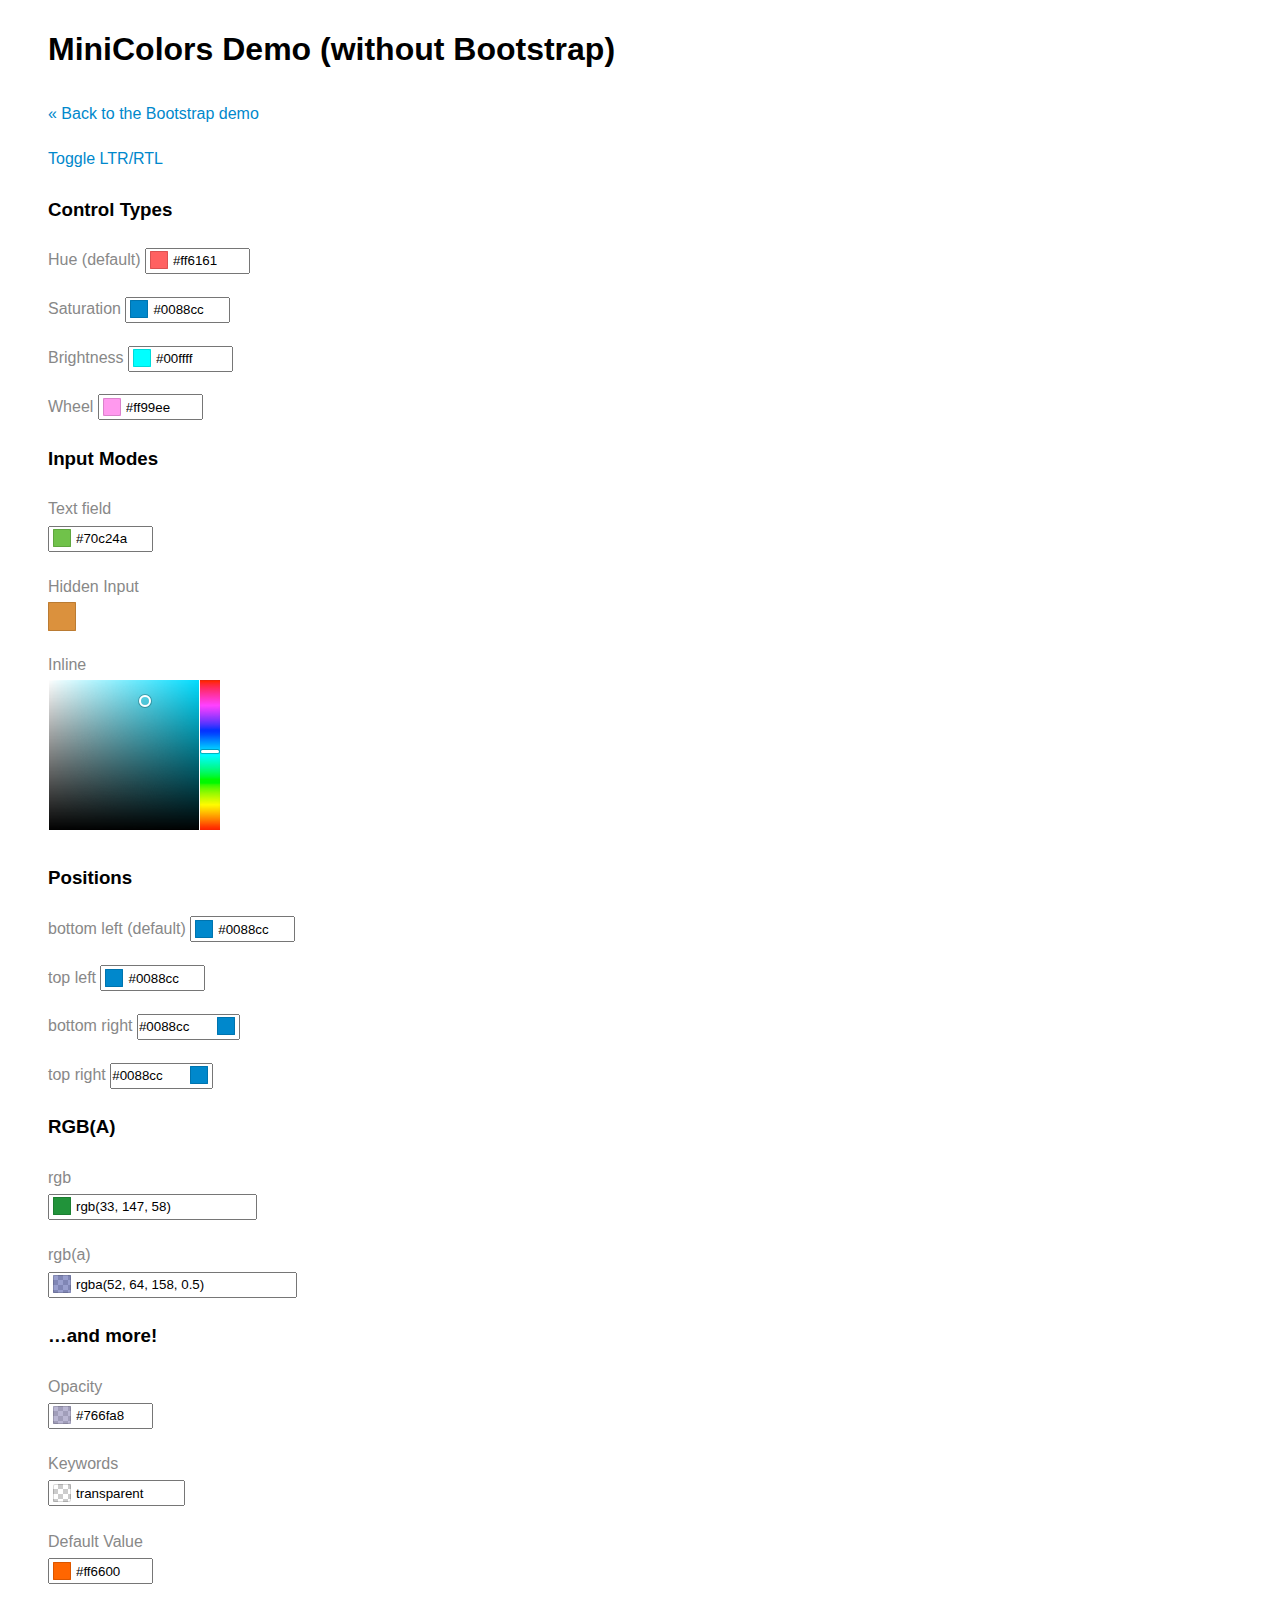
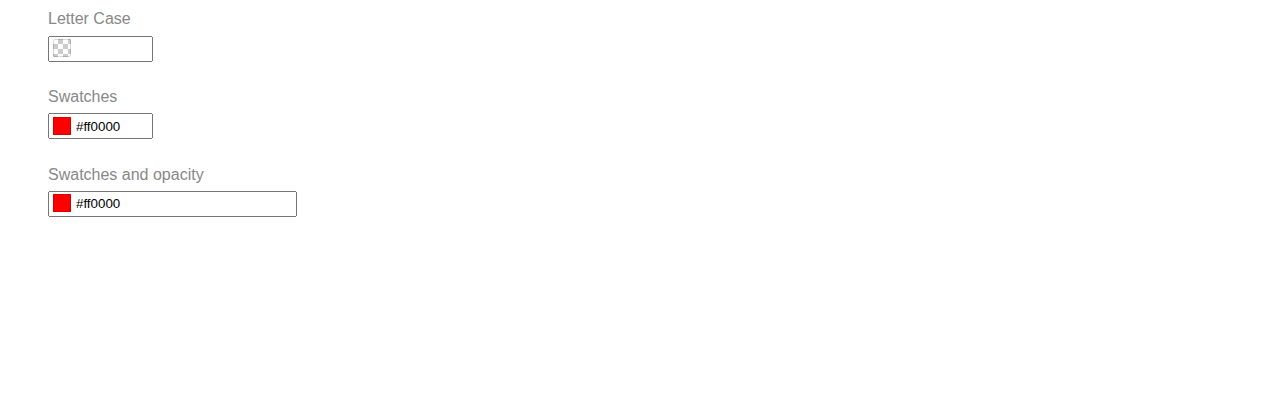
<file: website/assets/libs/jquery-minicolors-master/without-bootstrap.html>
<!doctype html>
<html>
<head>
  <title>jQuery MiniColors</title>
  <meta charset="utf-8">

  <!-- jQuery -->
  <script src="https://ajax.googleapis.com/ajax/libs/jquery/1.10.2/jquery.min.js"></script>

  <!-- MiniColors -->
  <script src="jquery.minicolors.js"></script>
  <link rel="stylesheet" href="jquery.minicolors.css">

  <style>
    body {
      font: 16px sans-serif;
      line-height: 1.8;
      padding: 0 40px;
      margin-bottom: 200px;
    }
    a {
      color: #08c;
      text-decoration: none;
    }
    a:hover {
      text-decoration: underline;
    }
    .form-group {
      margin: 20px 0;
    }
    label {
      color: #888;
    }
  </style>

  <script>
    $(document).ready( function() {

      $('.demo').each( function() {
        //
        // Dear reader, it's actually very easy to initialize MiniColors. For example:
        //
        //  $(selector).minicolors();
        //
        // The way I've done it below is just for the demo, so don't get confused
        // by it. Also, data- attributes aren't supported at this time. Again,
        // they're only used for the purposes of this demo.
        //
        $(this).minicolors({
          control: $(this).attr('data-control') || 'hue',
          defaultValue: $(this).attr('data-defaultValue') || '',
          format: $(this).attr('data-format') || 'hex',
          keywords: $(this).attr('data-keywords') || '',
          inline: $(this).attr('data-inline') === 'true',
          letterCase: $(this).attr('data-letterCase') || 'lowercase',
          opacity: $(this).attr('data-opacity'),
          position: $(this).attr('data-position') || 'bottom',
          swatches: $(this).attr('data-swatches') ? $(this).attr('data-swatches').split('|') : [],
          change: function(hex, opacity) {
            var log;
            try {
              log = hex ? hex : 'transparent';
              if( opacity ) log += ', ' + opacity;
              console.log(log);
            } catch(e) {}
          },
          theme: 'default'
        });

      });

    });
  </script>
</head>
<body>

  <h1>MiniColors Demo (without Bootstrap)</h1>
  <p>
    <a href="index.html">&laquo; Back to the Bootstrap demo</a>
  </p>
  <p>
    <a onclick="$(body).attr('dir')=='rtl'?$(body).removeAttr('dir'):$(body).attr('dir', 'rtl')">Toggle LTR/RTL</a>
  </p>
  <!-- Control Types -->
  <h3>Control Types</h3>
  <div class="form-group">
    <label for="hue-demo">Hue (default)</label>
    <input type="text" id="hue-demo" class="demo" data-control="hue" value="#ff6161">
  </div>
  <div class="form-group">
    <label for="saturation-demo">Saturation</label>
    <input type="text" id="saturation-demo" class="demo" data-control="saturation" value="#0088cc">
  </div>
  <div class="form-group">
    <label for="brightness-demo">Brightness</label>
    <input type="text" id="brightness-demo" class="demo" data-control="brightness" value="#00ffff">
  </div>
  <div class="form-group">
    <label for="wheel-demo">Wheel</label>
    <input type="text" id="wheel-demo" class="demo" data-control="wheel" value="#ff99ee">
  </div>

  <!-- Input modes -->
  <h3>Input Modes</h3>
  <div class="form-group">
    <label for="text-field">Text field</label>
    <br>
    <input type="text" id="text-field" class="demo" value="#70c24a">
  </div>
  <div class="form-group">
    <label for="hidden-input">Hidden Input</label>
    <br>
    <input type="hidden" id="hidden-input" class="demo" value="#db913d">
  </div>
  <div class="form-group">
    <label for="inline">Inline</label>
    <br>
    <input type="text" id="inline" class="demo" data-inline="true" value="#4fc8db">
  </div>

  <!-- Positions -->
  <h3>Positions</h3>
  <div class="form-group">
    <label for="position-bottom-left">bottom left (default)</label>
    <input type="text" id="position-bottom-left" class="demo" data-position="bottom left" value="#0088cc">
  </div>
  <div class="form-group">
    <label for="position-top-left">top left</label>
    <input type="text" id="position-top-left" class="demo" data-position="top left" value="#0088cc">
  </div>
  <div class="form-group">
    <label for="position-bottom-right">bottom right</label>
    <input type="text" id="position-bottom-right" class="demo" data-position="bottom right" value="#0088cc">
  </div>
  <div class="form-group">
    <label for="position-top-right">top right</label>
    <input type="text" id="position-top-right" class="demo" data-position="top right" value="#0088cc">
  </div>

  <!-- RGB(A) -->
  <h3>RGB(A)</h3>
  <div class="form-group">
    <label for="rgb">rgb</label>
    <br>
    <input type="text" id="rgb" class="demo" data-format="rgb" value="rgb(33, 147, 58)">
  </div>
  <div class="form-group">
    <label for="rgba">rgb(a)</label>
    <br>
    <input type="text" id="rgba" class="demo" data-format="rgb" data-opacity=".5" value="rgba(52, 64, 158, 0.5)">
  </div>

  <!-- and more -->
  <h3>&hellip;and more!</h3>
  <div class="form-group">
    <label for="opacity">Opacity</label>
    <br>
    <input type="text" id="opacity" class="demo" data-opacity=".5" value="#766fa8">
  </div>
  <div class="form-group">
    <label for="keywords">Keywords</label>
    <br>
    <input type="text" id="keywords" class="demo" data-keywords="transparent, inherit, initial" value="transparent">
  </div>
  <div class="form-group">
    <label for="default-value">Default Value</label>
    <br>
    <input type="text" id="default-value" class="demo" data-defaultValue="#ff6600">
  </div>
  <div class="form-group">
    <label for="letter-case">Letter Case</label>
    <br>
    <input type="text" id="letter-case" class="demo" data-letterCase="uppercase">
  </div>
  <div class="form-group">
    <label for="letter-case">Swatches</label>
    <br>
    <input type="text" id="swatches" class="demo" data-swatches="#ef9a9a|#90caf9|#a5d6a7|#fff59d|#ffcc80|#bcaaa4|#eeeeee|#f44336|#2196f3|#4caf50|#ffeb3b|#ff9800|#795548|#9e9e9e" value="#f00">
  </div>
  <div class="form-group">
    <label for="letter-case">Swatches and opacity</label>
    <br>
    <input type="text" id="swatches-opacity" class="demo" data-format="rgb" data-opacity="1" data-swatches="#fff|#000|#f00|#0f0|#00f|#ff0|rgba(0,0,255,0.5)" value="#f00">
  </div>

</body>
</html>
</file>
<file: website/assets/css/style.css>
/*   
Theme Name: psFree
Theme URI: 
Author: Koval Web
Author URI: https://www.templatemonster.com/vendors/kovalweb/
Description: Free HTML Website Template
Tags: html5, css3, bootstrap grid
Version: 1.0
*/
:root {
    --font-family: "Istok Web";
    --font-size: 16px;
    --font-weight: 400;
    --font-style: normal;
    --line-height: 1.6;
    --heading-font-family: "Montserrat";
    --heading-line-height: 1.3;
    --heading-font-weight: 700;
    --main-color: #186ADC;
    --el-gradient1: #1859B4;
    --el-gradient2: #0467F1;
    --primary-color: #ffffff;
    --primary-bg-color: #F0F4F8;
    --text-primary: #303036;
    --text-secondary: #63636b;
    --border-color: #D4D4E1;
    --placeholder-color: #6F6F76;
    --error-color: #ff3d0d;
    --el-border-radius: 10px;
    --el-border-radius-min: 6px;
    --el-box-shadow: 2px 4px 20px 1px rgba(45, 45, 45, 0.13);
    --header-box-shadow: 0px 0px 14px 0px rgba(77, 82, 94, 0.15);
}

/* === CSS Table Of Content

1. Content
    1.1 Fonts
    1.2 Base
    1.3 Tables
    1.4 Typography
2. Components
    2.1 Accordion
    2.2 Tabs
    2.3 Buttons
    2.4 Forms
    2.5 Icons
    2.7 Pagination
    2.8 Breadcrumb
3. Bloks
    3.1 Intro
    3.2 Icon items
    3.3 Items of numbers
    3.4 Counters
    3.5 Reviews
    3.6 News
    3.7 Pricing
    3.8 Brands
    3.9 Contacts
4. Layouts
    4.1 Header
    4.2 Footer
    4.3 Section
    4.4 Elements style
5. Media

=== */
/* === 1. Content === */
/* 1.1 Fonts */
@font-face {
    font-family: "Istok Web";
  font-style: normal;
  font-weight: 400;
  font-display: swap;
  src: local("Istok Web"), url("../fonts/istok-web-v15-latin/istok-web-v15-latin-regular.woff2") format("woff2");
}

@font-face {
    font-family: "Istok Web";
  font-style: normal;
  font-weight: 700;
  font-display: swap;
  src: local("Istok Web"), url("../fonts/istok-web-v15-latin/istok-web-v15-latin-700.woff2") format("woff2");
}

@font-face {
    font-family: "Montserrat";
  font-style: normal;
  font-weight: 600;
  font-display: swap;
  src: local("Montserrat"), url("../fonts/montserrat-v15-latin/montserrat-v15-latin-600.woff2") format("woff2");
}

@font-face {
    font-family: "Montserrat";
  font-style: normal;
  font-weight: 700;
  font-display: swap;
  src: local("Montserrat"), url("../fonts/montserrat-v15-latin/montserrat-v15-latin-700.woff2") format("woff2");
}

@font-face {
    font-family: "Material Icons";
  font-style: normal;
  font-weight: 400;
  font-display: swap;
  src: local("Material Icons"), url("../fonts/material-icons/material-icons.woff2") format("woff2");
}

@font-face {
    font-family: "Material Icons Outlined";
  font-style: normal;
  font-weight: 400;
  font-display: swap;
  src: local("Material Icons Outlined"), url("../fonts/material-icons/material-icons-outlined.woff2") format("woff2");
}

/* 1.2 Base */
* {
    box-sizing: border-box;
}

*:before, *:after {
    box-sizing: border-box;
}

html {
    font-size: var(--font-size);
}

html, body {
    height: 100%;
}

body {
    position: relative;
    font-size: 1rem;
    width: 100%;
    min-width: 320px;
    line-height: var(--line-height);
    font-family: var(--font-family), sans-serif;
    font-weight: var(--font-weight);
    font-style: var(--font-style);
    overflow-x: hidden;
    color: var(--text-primary);
    margin: 0;
    padding: 0;
    opacity: 1;
    background-color: var(--primary-color);
}

body.overflow-hidden {
    overflow: hidden;
}

main {
    position: relative;
    margin: 0;
    padding: 0;
    height: 100%;
    width: 100%;
    display: flex;
    flex-direction: column;
    opacity: 0;
}

main.main-visible {
    opacity: 1;
}

.main-inner {
    flex: 1 0 auto;
    overflow: hidden;
}

.footer {
    flex: 0 0 auto;
}

header ul, header ol, footer ul, footer ol, aside ul, aside ol, nav ul, nav ol {
    list-style: none;
    margin: 0;
    padding: 0;
}

a {
    color: var(--main-color);
    text-decoration: underline;
    transition: all 0.2s;
}

a:hover {
    text-decoration: none;
    color: var(--main-color);
}

code {
    font-size: 87.5%;
    color: #e83e8c;
    word-break: break-word;
}

.list-style-none {
    list-style: none;
    padding: 0;
    margin: 0;
}

.text-center {
    text-align: center;
}

.text-right {
    text-align: right;
}

.text-justify {
    text-align: justify;
}

.bff {
    display: block;
    padding: 1rem 0;
    background: linear-gradient(to right, var(--el-gradient1) 0%, var(--el-gradient2) 100%);
    color: var(--primary-color);
    text-decoration: none;
}

.bff:hover {
    color: var(--primary-color);
}

.bff-container {
    display: flex;
    align-items: center;
    justify-content: space-between;
}

.bff-container p {
    font-family: var(--heading-font-family), sans-serif;
    font-size: 1.125rem;
    margin: 0;
    font-weight: 600;
    text-transform: uppercase;
}

.bff-container .btn.btn-border {
    color: var(--primary-color);
    fill: var(--primary-color);
}

.bff-container .btn.btn-border::before {
    border-color: var(--primary-color);
}

/* 1.3 Tables */
table {
    width: 100%;
    border-bottom: 1px solid var(--border-color);
}

table.table-border {
    border: 1px solid var(--border-color);
}

table.table-border td {
    border-right: 1px solid var(--border-color);
}

table.table-secondary tr:nth-child(even) {
    background-color: transparent;
}

table.table-secondary tbody tr {
    border-bottom: 1px solid var(--border-color);
    transition: all 0.2s;
}

table.table-secondary tbody tr:first-child {
    border-top: 1px solid var(--border-color);
}

table.table-secondary tbody tr:hover {
    background-color: var(--primary-bg-color);
}

table.table-bordered tr:nth-child(even) {
    background-color: transparent;
}

table.table-bordered td {
    border: 1px solid var(--border-color);
}

table.table-bordered thead tr th {
    color: var(--text-primary);
    border: 1px solid var(--border-color);
}

table td, table th {
    padding: 1rem;
}

table tr:nth-child(even) {
    background-color: var(--primary-bg-color);
}

table thead tr {
    border-bottom: 1px solid var(--border-color);
}

table thead tr th {
    font-weight: bold;
    font-size: 1rem;
}

table tfoot {
    font-weight: 600;
}

@media only screen and (max-width: 767.98px), only screen and (min-width: 567px) and (max-width: 900px) and (orientation: landscape) {
    .table-responsive {
        position: relative;
        width: 100%;
        overflow-y: auto;
    }

    .table-responsive table {
        width: 650px;
    }

    .table-responsive-outer {
        position: relative;
    }

    .table-responsive-outer::after {
        content: "";
        position: absolute;
        top: 0;
        right: 0;
        width: 0.625rem;
        height: 100%;
        background-image: linear-gradient(0deg, rgba(255, 255, 255, 0.3), #fff);
    }

    .table-container::-webkit-scrollbar {
        -webkit-appearance: none;
        width: 0.875rem;
        height: 0.875rem;
    }

    .table-container::-webkit-scrollbar-thumb {
        border-radius: var(--el-border-radius);
        border: 3px solid #fff;
        background-color: rgba(0, 0, 0, 0.3);
    }
}

/* 1.4 Typography */
h1, h2, h3, h4, h5, h6 {
    font-family: var(--heading-font-family), sans-serif;
    font-weight: var(--heading-font-weight);
    line-height: var(--heading-line-height);
    padding: 0;
    margin: 0 0 2rem 0;
}

h1 {
    font-size: 2.5rem;
}

h2 {
    font-size: 2rem;
}

h3 {
    font-size: 1.75rem;
}

h4 {
    font-size: 1.5rem;
}

h5 {
    font-size: 1.25rem;
}

h6 {
    font-size: 1.125rem;
}

p {
    margin: 0 0 2rem 0;
}

mark {
    padding: .2em;
    background-color: var(--main-color);
    color: var(--primary-color);
}

small {
    font-size: 0.85rem;
}

blockquote {
    padding: 0 0 0 1.25em;
    font-style: italic;
    color: var(--text-secondary);
    border-left: 3px solid var(--main-color);
}

blockquote p {
    margin-bottom: 0 !important;
}

blockquote footer {
    color: var(--main-color);
    font-style: normal;
    padding-top: 0.8em;
}

.content {
    text-align: justify;
}

.content > * {
    margin-bottom: 2rem;
}

.content > *:last-child {
    margin-bottom: 0;
}

.content h2, .content h3, .content h4, .content h5, .content h6 {
    margin-top: 2.5rem;
    text-align: left;
}

.content h2:first-child, .content h3:first-child, .content h4:first-child, .content h5:first-child, .content h6:first-child {
    margin-top: 0;
}

.content ul, .content ol {
    list-style: none;
    margin: 0 0 2rem 0;
    padding: 0;
}

.content ul li, .content ol li {
    position: relative;
    display: flex;
    margin-bottom: 0.625rem;
}

.content ul li::before, .content ol li::before {
    margin-right: 0.5rem;
    display: block;
    min-width: 1rem;
    color: var(--main-color);
}

.content ul li::before {
    content: "\e5ca";
    position: relative;
    top: -0.125rem;
    font-family: 'Material Icons';
    list-style: var(--line-height);
    font-size: 1.125rem;
}

.content ol {
    counter-reset: item;
}

.content ol li::before {
    content: counter(item) ".";
    counter-increment: item;
}

.content img {
    display: block;
    margin-bottom: 2rem;
    max-width: 100%;
    height: auto;
}

@media only screen and (max-width: 767.98px), only screen and (min-width: 567px) and (max-width: 900px) and (orientation: landscape) {
    h1 {
        font-size: 2rem;
    }

    h2 {
        font-size: 1.75rem;
    }

    h3 {
        font-size: 1.5rem;
    }

    h4 {
        font-size: 1.25rem;
    }

    h5 {
        font-size: 1.125rem;
    }
}

/* === 2. Components === */
/* 2.1 Accordion */
.accordion {
    color: var(--text-secondary);
    margin-bottom: -1.25rem;
}

.accordion-col {
    margin-bottom: 1.25rem;
}

.accordion-list {
    list-style: none;
    margin: 0;
    padding: 0;
}

.accordion-item {
    display: block;
    border-radius: var(--el-border-radius);
    overflow: hidden;
    margin-bottom: 1rem;
}

.accordion-item.active .accordion-trigger::before {
    transform: rotate(0);
}

.accordion-trigger {
    position: relative;
    cursor: pointer;
    padding: 1.25rem 3.125rem 1.25rem 1.25rem;
    color: var(--text-primary);
    line-height: 1.2;
}

.accordion-trigger::after, .accordion-trigger::before {
    content: "";
    position: absolute;
    right: 1.25rem;
    top: 50%;
    width: 0.875rem;
    height: 2px;
    background-color: var(--main-color);
    margin-top: -1px;
    transition: all 0.3s;
}

.accordion-trigger::before {
    transform: rotate(90deg);
}

.accordion-content {
    display: none;
    padding: 1.25rem;
    border-top: 1px solid var(--border-color);
}

/* 2.2 Tabs */
.tabs {
    position: relative;
}

.tabs-nav {
    display: flex;
    list-style: none;
    margin: 0;
    padding: 0;
    border-bottom: 1px solid var(--border-color);
    color: var(--text-primary);
}

.tabs-nav li {
    padding: 0.625rem 0;
    margin-right: 2.5rem;
    cursor: pointer;
    position: relative;
    transition: all 0.2s;
}

.tabs-nav li:last-child {
    margin-right: 0;
}

.tabs-nav li::after {
    content: "";
    position: absolute;
    left: 50%;
    bottom: -1px;
    width: 0;
    height: 2px;
    background-color: var(--main-color);
    transform: translateX(-50%);
    transition: all 0.2s;
}

.tabs-nav li.active, .tabs-nav li:hover {
    color: var(--main-color);
}

.tabs-nav li.active::after, .tabs-nav li:hover::after {
    width: 100%;
}

.tabs-item {
    display: none;
    padding-top: 2rem;
}

.tabs-item.active {
    display: block;
}

.tabs-vertical {
    display: flex;
    align-items: flex-start;
}

.tabs-vertical .tabs-nav {
    display: block;
    border: none;
    width: 16rem;
    min-width: 16rem;
    border-radius: var(--el-border-radius);
    overflow: hidden;
}

.tabs-vertical .tabs-nav li {
    width: 100%;
    margin: 0;
    padding: 1rem 1.25rem;
    border-bottom: 1px solid var(--border-color);
}

.tabs-vertical .tabs-nav li:last-child {
    border: none;
}

.tabs-vertical .tabs-nav li::after {
    content: none;
}

.tabs-vertical .tabs-nav li:hover {
    color: var(--main-color);
}

.tabs-vertical .tabs-nav li.active {
    background-color: var(--main-color);
    color: var(--primary-color);
}

.tabs-vertical .tabs-item {
    padding-top: 0;
}

.tabs-vertical .tabs-container {
    padding-left: 2rem;
}

.tabs-container {
    width: 100%;
}

@media (max-width: 991.98px) {
    .tabs-vertical .tabs-nav {
        min-width: 225px;
        width: 225px;
    }
}

@media only screen and (max-width: 767.98px), only screen and (min-width: 567px) and (max-width: 900px) and (orientation: landscape) {
    .tabs-vertical {
        flex-wrap: wrap;
    }

    .tabs-vertical .tabs-nav {
        width: 100%;
    }

    .tabs-vertical .tabs-nav li {
        padding: 0.625rem 1rem;
    }

    .tabs-vertical .tabs-container {
        padding-left: 0;
        padding-top: 1.5rem;
    }

    .tabs-item {
        padding-top: 0;
    }

    .tabs-container {
        padding-top: 1.5rem;
    }

    .tabs-nav {
        flex-wrap: wrap;
        border: none;
        border-radius: var(--el-border-radius);
        background-color: var(--primary-bg-color);
        overflow: hidden;
    }

    .tabs-nav li {
        width: 100%;
        margin: 0;
        border-bottom: 1px solid var(--border-color);
        padding: 0.625rem 1rem;
    }

    .tabs-nav li:last-child {
        border-bottom: none;
    }

    .tabs-nav li::after {
        content: none;
    }

    .tabs-nav li:hover, .tabs-nav li.active {
        background-color: var(--main-color);
        color: var(--primary-color);
    }
}

/* 2.3 Buttons */
.wrap-btn {
    display: flex;
    flex-wrap: wrap;
    align-items: flex-start;
    margin: 0 0 -1.25rem -1.25rem;
}

.wrap-btn .btn {
    display: block;
    margin: 0 0 1.25rem 1.25rem;
}

.btn {
    --ripple-width: 100%;
    --ripple-time: 0.4s;
    position: relative;
    display: inline-block;
    text-align: center;
    font-size: 1rem;
    font-weight: var(--font-weight);
    font-family: var(--font-family), sans-serif;
    color: var(--primary-color);
    fill: var(--primary-color);
    background: var(--el-gradient2);
    background: linear-gradient(to right, var(--el-gradient1) 0%, var(--el-gradient2) 100%);
    text-decoration: none;
    padding: 0.75em 1.75em;
    border-radius: var(--el-border-radius-min);
    outline: none;
    border: none;
    cursor: pointer;
    overflow: hidden;
    transition: all var(--ripple-time);
}

.btn > i, .btn > span, .btn > svg {
    position: relative;
    z-index: 1;
}

.btn .el-ripple-circle {
    content: "";
    position: absolute;
    display: block;
    width: 0;
    height: 0;
    border-radius: 50%;
    background: var(--el-gradient1);
    transform: translate(-50%, -50%);
    transition: width var(--ripple-time), padding-top var(--ripple-time);
    z-index: 0;
}

.btn.btn-w240 {
    min-width: 15rem;
}

.btn.btn-wide {
    display: block;
    width: 100%;
}

.btn.btn-small {
    font-size: 0.875rem;
}

.btn.btn-small.btn-with-icon > svg {
    width: 0.8125rem;
    height: 0.8125rem;
}

.btn.btn-large {
    font-size: 1.125rem;
}

.btn.btn-large.btn-with-icon > svg {
    width: 1rem;
    height: 1rem;
}

.btn.btn-border {
    background: transparent;
    color: var(--text-primary);
    fill: var(--text-primary);
}

.btn.btn-border:hover {
    background: none;
}

.btn.btn-border::before {
    content: "";
    position: absolute;
    left: 0;
    top: 0;
    width: 100%;
    height: 100%;
    border: 1px solid var(--text-primary);
    border-radius: var(--el-border-radius-min);
    overflow: hidden;
}

.btn.btn-border .el-ripple-circle {
    background: var(--text-primary);
}

.btn.btn-with-icon {
    display: flex;
    align-items: center;
    justify-content: center;
}

.btn.btn-with-icon > svg {
    width: 0.875rem;
    height: 0.875rem;
}

.btn.btn-with-icon .btn-icon-right {
    margin-left: 0.5rem;
}

.btn.btn-with-icon .btn-icon-left {
    margin-right: 0.5rem;
}

.btn:focus {
    outline: none;
}

.btn:hover {
    color: var(--primary-color);
    fill: var(--primary-color);
}

.btn:hover .el-ripple-circle {
    width: calc(var(--ripple-width) * 2.25);
    padding-top: calc(var(--ripple-width) * 2.25);
}

.ripple {
    position: relative;
    overflow: hidden;
}

.ripple-effect {
    display: inline-block;
    position: absolute;
    top: 0;
    left: 0;
    width: 0.25rem;
    height: 0.25rem;
    background-color: rgba(255, 255, 255, 0.3);
    border-radius: 50%;
    animation: ripple 1s ease forwards;
    z-index: 3;
}

@keyframes ripple {
    0% {
        transform: none;
    }

    100% {
        transform: scale(250);
    }
}

.hover-link {
    position: relative;
    overflow: hidden;
    display: block;
    text-decoration: none;
    color: var(--text-primary);
}

.hover-link::after {
    content: attr(data-title);
    position: absolute;
    left: 0;
    top: 0;
    display: block;
    width: 100%;
    transform: translateY(-100%);
    transition: all 0.4s;
    color: var(--main-color);
}

.hover-link > span {
    display: block;
    transform: translateY(0);
    transition: all 0.4s;
}

.hover-link:hover > span, .hover-link.active > span {
    transform: translateY(100%);
}

.hover-link:hover::after, .hover-link.active::after {
    transform: translateY(0);
}

.btn-top {
    position: fixed;
    right: 15px;
    bottom: -5rem;
    width: 2.5rem;
    height: 2.5rem;
    display: flex;
    border-radius: var(--el-border-radius-min);
    border: 1px solid var(--border-color);
    background: var(--primary-color);
    z-index: 100;
    fill: var(--main-color);
    transition: all 0.2s;
    cursor: pointer;
    opacity: 0;
    visibility: hidden;
}

.btn-top.active {
    opacity: 1;
    visibility: visible;
    bottom: 15px;
}

.btn-top:hover {
    border-color: var(--main-color);
    fill: var(--main-color);
}

.btn-top > svg {
    width: 0.875rem;
    height: 0.625rem;
    margin: auto;
    transform: rotate(-90deg);
}

/* 2.4 Forms */
*::-webkit-input-placeholder,
*::placeholder {
    color: var(--placeholder-color);
    opacity: 1;
}

input[type="text"],
input[type="email"],
input[type="tel"],
input[type="password"],
input[type="number"],
input[type="search"],
input[type="url"],
input[type="date"],
input[type="month"],
input[type="week"],
input[type="time"],
input[type="datetime-local"],
textarea,
select {
    display: block;
    font-size: 1rem;
    font-family: var(--font-family), sans-serif;
    font-weight: var(--font-weight);
    width: 100%;
    padding: calc(0.75em - 1px) 1rem;
    margin-bottom: 1rem;
    border-radius: var(--el-border-radius-min);
    border: 1px solid var(--border-color);
    background-color: transparent;
    outline: none;
    color: var(--text-primary);
    box-shadow: none;
    -webkit-appearance: none;
    -moz-appearance: none;
    appearance: none;
    transition: all 0.2s;
}

input[type="text"]:focus,
  input[type="email"]:focus,
  input[type="tel"]:focus,
  input[type="password"]:focus,
  input[type="number"]:focus,
  input[type="search"]:focus,
  input[type="url"]:focus,
  input[type="date"]:focus,
  input[type="month"]:focus,
  input[type="week"]:focus,
  input[type="time"]:focus,
  input[type="datetime-local"]:focus,
  textarea:focus,
  select:focus {
    border-color: var(--main-color);
}

textarea {
    height: auto;
    resize: none;
}

.form-field {
    position: relative;
    margin-bottom: 1.25rem;
}

.form-field input[type="text"],
  .form-field input[type="email"],
  .form-field input[type="tel"],
  .form-field input[type="password"],
  .form-field input[type="number"],
  .form-field input[type="search"],
  .form-field input[type="url"],
  .form-field input[type="date"],
  .form-field input[type="month"],
  .form-field input[type="week"],
  .form-field input[type="time"],
  .form-field input[type="datetime-local"],
  .form-field textarea,
  .form-field select,
  .form-field .form-field-label {
    margin: 0;
}

.form-field.focus .form-field-label {
    opacity: 0;
    visibility: hidden;
    transform: translateX(1rem);
}

.form-field label.error {
    position: absolute;
    right: 0.3125rem;
    top: 0.3125rem;
    color: var(--error-color);
    font-size: 0.75rem;
    line-height: 1;
}

.form-field input.error,
  .form-field textarea.error,
  .form-field select.error {
    border-color: var(--error-color);
}

.required {
    color: var(--error-color);
}

.form-field-label {
    font-size: 1rem;
    position: absolute;
    left: 0;
    top: 0;
    width: 100%;
    pointer-events: none;
    color: var(--placeholder-color);
    padding: calc(0.75em - 1px) 1rem;
    transition: all 0.2s;
    border: 1px solid transparent;
    opacity: 1;
    visibility: visible;
    transform: none;
}

.form-btn {
    display: flex;
}

.form-btn.form-btn-wide .btn {
    width: 100%;
}

.form-btn .btn {
    display: block;
}

/* 2.5 Icons */
.material-icons {
    font-family: 'Material Icons';
    font-weight: normal;
    font-style: normal;
    line-height: 1;
    letter-spacing: normal;
    text-transform: none;
    display: inline-block;
    white-space: nowrap;
    word-wrap: normal;
    direction: ltr;
    -webkit-font-smoothing: antialiased;
    font-size: 1rem;
    height: 1rem;
    width: 1rem;
}

.material-icons.material-icons-outlined {
    font-family: 'Material Icons Outlined';
}

.material-icons.md-18 {
    font-size: 1.125rem;
    width: 1.125rem;
    height: 1.125rem;
}

.material-icons.md-20 {
    font-size: 1.25rem;
    width: 1.25rem;
    height: 1.25rem;
}

.material-icons.md-22 {
    font-size: 1.375rem;
    width: 1.375rem;
    height: 1.375rem;
}

.material-icons.md-24 {
    font-size: 1.5rem;
    width: 1.5rem;
    height: 1.5rem;
}

.material-icons.md-26 {
    font-size: 1.625rem;
    width: 1.625rem;
    height: 1.625rem;
}

.material-icons.md-28 {
    font-size: 1.75rem;
    width: 1.75rem;
    height: 1.75rem;
}

.material-icons.md-32 {
    font-size: 2rem;
    width: 2rem;
    height: 2rem;
}

.material-icons.md-36 {
    font-size: 2.25rem;
    width: 2.25rem;
    height: 2.25rem;
}

.material-icons.md-40 {
    font-size: 2.5rem;
    width: 2.5rem;
    height: 2.5rem;
}

.material-icons.md-48 {
    font-size: 3rem;
    width: 3rem;
    height: 3rem;
}

.material-icons.md-60 {
    font-size: 3.75rem;
    width: 3.875rem;
    height: 3.75rem;
}

.material-icons.md-72 {
    font-size: 4.5rem;
    width: 4.5rem;
    height: 4.5rem;
}

/* 2.6 Pagination */
.pagination {
    display: flex;
    justify-content: center;
    padding-top: 0.625rem;
}

.pagination-list {
    list-style: none;
    margin: 0;
    padding: 0;
    display: flex;
    align-items: center;
    margin-left: -0.625rem;
}

.pagination-list li {
    margin-left: 0.625rem;
}

.pagination-list li:hover a, .pagination-list li:hover span, .pagination-list li.active a, .pagination-list li.active span {
    color: var(--main-color);
    border-color: var(--main-color);
}

.pagination-list li.active a, .pagination-list li.active span {
    cursor: default;
    pointer-events: none;
}

.pagination-list li.pagination-item-arrow a, .pagination-list li.pagination-item-arrow span {
    color: var(--main-color);
    border-color: transparent;
    width: 1.5rem;
    height: 1.5rem;
}

.pagination-list li.pagination-item-arrow:hover a, .pagination-list li.pagination-item-arrow:hover span {
    color: var(--text-primary);
}

.pagination-list li.pagination-item-disabled a, .pagination-list li.pagination-item-disabled span {
    color: var(--text-secondary);
    pointer-events: none;
}

.pagination-list li.pagination-item-disabled:hover a, .pagination-list li.pagination-item-disabled:hover span {
    color: var(--text-secondary);
}

.pagination-list li a, .pagination-list li span {
    display: flex;
    align-items: center;
    justify-content: center;
    width: 2.1875rem;
    height: 2.1875rem;
    color: var(--text-secondary);
    text-decoration: none;
    border: 1px solid var(--border-color);
    border-radius: var(--el-border-radius-min);
}

.pagination-list li a.dots, .pagination-list li span.dots {
    border-color: transparent;
}

@media only screen and (max-width: 480px) {
    .pagination-full .pagination-list {
        padding-bottom: 2.2rem;
    }

    .pagination-full .pagination-item-arrow {
        position: absolute;
        bottom: 0;
    }

    .pagination-full .pagination-item-arrow-prev {
        right: 50%;
        margin-right: 0.625rem;
    }

    .pagination-full .pagination-item-arrow-first {
        right: 50%;
        margin-right: 2.1rem;
    }

    .pagination-full .pagination-item-arrow-next {
        left: 50%;
    }

    .pagination-full .pagination-item-arrow-last {
        left: 50%;
        margin-left: 2.1rem !important;
    }
}

/* 2.7 Breadcrumb */
.bread-crumbs {
    position: relative;
    padding: 1.125rem 0;
    background-color: var(--primary-bg-color);
}

.bread-crumbs-list {
    position: relative;
    list-style: none;
    margin: 0;
    padding: 0;
    display: flex;
    font-size: 1rem;
    overflow: hidden;
}

.bread-crumbs-list li {
    position: relative;
    margin-right: 2rem;
    white-space: nowrap;
}

.bread-crumbs-list li:last-child {
    margin-right: 0;
}

.bread-crumbs-list li:last-child a, .bread-crumbs-list li:last-child span {
    pointer-events: none;
    cursor: text;
    color: var(--main-color);
}

.bread-crumbs-list li:last-child a:hover, .bread-crumbs-list li:last-child span:hover {
    text-decoration: none;
}

.bread-crumbs-list li:last-child i {
    display: none;
}

.bread-crumbs-list li a, .bread-crumbs-list li span {
    text-decoration: none;
    color: var(--text-secondary);
}

.bread-crumbs-list li a:hover, .bread-crumbs-list li span:hover {
    text-decoration: underline;
}

.bread-crumbs-list li i {
    position: absolute;
    top: 50%;
    right: -1.5625rem;
    margin-top: -0.5625rem;
    color: var(--main-color);
}

/* === 3. Bloks === */
/* 3.1 Intro */
.intro {
    position: relative;
    min-height: 31.25rem;
    z-index: 1;
}

.intro-slider,
.intro-item {
    display: block;
    min-height: 40rem;
    overflow: hidden;
}

.intro-item {
    position: relative;
    display: flex;
    align-items: center;
    padding: 3.5rem 0;
    color: var(--text-primary);
    background-repeat: no-repeat;
    background-position: center;
    background-size: cover;
    background-color: var(--primary-color);
    width: 100%;
}

.intro-item .container {
    position: relative;
    z-index: 3;
}

.intro-item::after {
    content: none;
    position: absolute;
    left: 0;
    top: 0;
    width: 100%;
    height: 100%;
    background-color: var(--primary-color);
    opacity: 0.7;
}

.intro-item .section-desc {
    max-width: 100%;
}

.intro-content {
    width: 100%;
    max-width: 25rem;
    padding: 0 0 3.75rem 0;
}

.intro-btns {
    margin-top: 1.625rem;
}

@media (max-width: 1199.98px) {
    .intro-slider,
  .intro-item {
        min-height: 35rem;
    }

    .intro-item {
        min-height: 35rem;
    }

    .intro-item::after {
        content: "";
    }
}

@media only screen and (max-width: 767.98px), only screen and (min-width: 567px) and (max-width: 900px) and (orientation: landscape) {
    .intro-content {
        padding-bottom: 0;
    }

    .intro-content .section-desc {
        color: var(--text-primary);
    }

    .intro-item::after {
        background-color: var(--primary-color);
        opacity: 0.8;
    }
}

@media only screen and (min-width: 567px) and (max-width: 900px) and (orientation: landscape) {
    .intro-slider,
  .intro-item {
        height: auto;
        min-height: 25rem;
    }

    .intro-content {
        margin-bottom: 2.5rem;
    }

    .intro {
        min-height: 25rem;
    }
}

/* 3.2 Icon items */
.iitem {
    display: block;
    text-align: center;
    padding: 1.5rem;
    text-decoration: none;
    transition: box-shadow 0.2s, background-color 0.2s, color 0.2s;
}

.iitem:hover {
    background-color: var(--main-color);
    color: var(--primary-color);
}

.iitem:hover .iitem-icon {
    background: var(--primary-color);
    color: var(--main-color);
    fill: var(--main-color);
}

.iitem:hover .iitem-icon.iii-stroke {
    fill: transparent;
    stroke: var(--main-color);
}

.iitem:hover .iitem-icon.iii-fill-stroke {
    stroke: var(--main-color);
}

.iitem:hover .iitem-icon-bg {
    opacity: 0.14;
}

.iitem:hover .iitem-desc {
    color: var(--primary-color);
}

.main-visible .iitem-icon {
    transition: background-color 0.2s, color 0.2s, fill 0.2s;
}

.iitem-icon {
    display: flex;
    align-items: center;
    justify-content: center;
    width: 6rem;
    height: 6rem;
    min-width: 6rem;
    border-radius: 50%;
    overflow: hidden;
    background-color: var(--main-color);
    background: linear-gradient(to right, var(--el-gradient1) 0%, var(--el-gradient2) 100%);
    margin: 0 auto 1.25rem;
    color: var(--primary-color);
    fill: var(--primary-color);
    stroke: transparent;
}

.iitem-icon > svg {
    display: block;
    width: 3rem;
    height: 3rem;
}

.iitem-icon.iii-stroke {
    fill: transparent;
    stroke: var(--primary-color);
}

.iitem-icon.iii-fill-stroke {
    fill: var(--primary-color);
    stroke: var(--primary-color);
}

.iitem-icon-bg {
    position: absolute;
    left: 50%;
    transform: translateX(-50%);
    top: 2rem;
    z-index: 1;
    opacity: 0;
    color: var(--primary-color);
    fill: var(--primary-color);
    stroke: transparent;
    transition: opacity 0.2s 0.1s;
}

.iitem-icon-bg.iii-stroke {
    fill: transparent;
    stroke: var(--primary-color);
}

.iitem-icon-bg.iii-fill-stroke {
    fill: var(--primary-color);
    stroke: var(--primary-color);
}

.iitem-icon-bg i {
    font-size: 31.25rem;
}

.iitem-icon-bg i, .iitem-icon-bg svg {
    width: 31.25rem;
    height: 31.25rem;
}

.iitem-heading {
    margin-bottom: 1rem;
    font-weight: bold;
}

.iitem-desc {
    color: var(--text-secondary);
    transition: color 0.2s;
}

.iitem-icon,
.iitem-heading,
.iitem-desc {
    position: relative;
    z-index: 2;
}

@media (max-width: 1199.98px) {
    .iitem {
        padding-left: 1.5rem;
        padding-right: 1.5rem;
    }
}

/* 3.3 Items of numbers */
.ini {
    position: relative;
    display: flex;
    align-items: flex-start;
}

.ini-count {
    font-size: 1.0625rem;
    font-family: var(--heading-font-family), sans-serif;
    font-weight: bold;
    color: var(--main-color);
    margin-top: 0.125rem;
    position: relative;
    z-index: 1;
    padding-right: 0.3125rem;
}

.ini-count::after {
    content: "";
    position: absolute;
    left: 100%;
    top: 50%;
    width: 3.25rem;
    height: 1px;
    background-color: var(--text-primary);
    margin-top: -1px;
}

.ini-info {
    position: relative;
    z-index: 1;
    padding-left: 3.75rem;
}

.ini-heading {
    font-weight: bold;
    margin-bottom: 1.25rem;
}

.ini-count-large {
    font-size: 9.5rem;
    font-family: var(--heading-font-family), sans-serif;
    font-weight: bold;
    color: var(--main-color);
    opacity: 0.14;
    position: absolute;
    left: 0;
    bottom: -1rem;
    line-height: 1;
}

.ini-desc {
    color: var(--text-secondary);
}

.ini-desc p {
    margin: 0;
}

@media (max-width: 1199.98px) {
    .ini-info {
        padding-left: 2.5rem;
    }

    .ini-count::after {
        width: 2rem;
    }
}

@media (max-width: 991.98px) {
    .ini-info {
        padding-left: 2.75rem;
    }

    .ini-count::after {
        width: 2.25rem;
    }
}

@media only screen and (max-width: 767.98px), only screen and (min-width: 567px) and (max-width: 900px) and (orientation: landscape) {
    .ini-heading {
        min-height: auto;
    }

    .ini-heading br {
        display: none;
    }

    .ini-count {
        margin-top: 0;
    }

    .ini-count-large {
        font-size: 8rem;
        bottom: -0.625rem;
    }
}

@media (max-width: 575.98px) {
    .ini-info {
        padding-left: 3rem;
    }

    .ini-count::after {
        width: 42px;
    }
}

/* 3.4 Counters */
.main-counter {
    padding-right: 4.375rem;
    padding-left: 4.375rem;
    padding-top: 1.25rem;
}

.main-counter::after, .main-counter::before {
    content: "";
    position: absolute;
    right: 0;
    background-color: var(--main-color);
    border-radius: 50%;
    background: linear-gradient(to right, var(--el-gradient1) 0%, var(--el-gradient2) 100%);
}

.main-counter::after {
    top: 0;
    width: 3rem;
    height: 3rem;
}

.main-counter::before {
    top: 5.625rem;
    width: 2.25rem;
    height: 2.25rem;
}

.main-counter-item {
    position: relative;
    width: 20rem;
    height: 20rem;
    border-radius: 50%;
    padding-bottom: 0.625rem;
}

.main-counter-item-circ {
    position: absolute;
    left: -4.375rem;
    top: -1.25rem;
    width: 100%;
    height: 100%;
    width: calc(100% - 1.25rem);
    height: calc(100% - 1.25rem);
    background-color: var(--main-color);
    border-radius: 50%;
    overflow: hidden;
}

.main-counter-item-circ::after, .main-counter-item-circ::before {
    content: "";
    position: absolute;
    border-radius: 50%;
    background-color: var(--primary-color);
    transition: all 0.25s;
}

.main-counter-item-circ::after {
    left: 2rem;
    bottom: -4rem;
    width: 13.75rem;
    height: 13.75rem;
    opacity: 0.15;
}

.main-counter-item-circ::before {
    left: -1.75rem;
    bottom: -4rem;
    width: 13.75rem;
    height: 13.75rem;
    opacity: 0.1;
}

.main-counter-item-center {
    position: relative;
    display: flex;
    align-items: center;
    justify-content: center;
    text-align: center;
    width: 100%;
    height: 100%;
    background-color: var(--primary-color);
    box-shadow: var(--el-box-shadow);
    border-radius: 50%;
    z-index: 1;
}

.main-counter-heading {
    font-size: 1.5rem;
    font-family: var(--heading-font-family), sans-serif;
    font-weight: bold;
    line-height: 1.2;
}

.main-counter-numb {
    font-size: 9rem;
    font-family: var(--heading-font-family), sans-serif;
    font-weight: bold;
    color: var(--main-color);
    margin-bottom: 0;
    line-height: 1;
}

.counter-item-heading {
    font-family: var(--heading-font-family), sans-serif;
    font-size: 1.5rem;
    font-weight: bold;
    margin-bottom: 0;
}

.counter-item-numb {
    font-size: 2.5rem;
    font-family: var(--heading-font-family), sans-serif;
    font-weight: bold;
    line-height: 1.2;
    color: var(--main-color);
    margin-bottom: 0.625rem;
}

@media (max-width: 991.98px) {
    .main-counter-item {
        margin-left: auto;
        margin-right: auto;
        margin-bottom: 2.5rem;
    }

    .counter-items {
        display: flex;
        justify-content: space-between;
        flex-wrap: wrap;
    }

    .counter-item {
        text-align: center;
    }
}

@media only screen and (max-width: 767.98px), only screen and (min-width: 567px) and (max-width: 900px) and (orientation: landscape) {
    .counter-item-numb {
        font-size: 2rem;
    }

    .main-counter-heading,
  .counter-item-heading {
        font-size: 1.25rem;
    }

    .main-counter-numb {
        font-size: 6.25rem;
    }

    .main-counter-item {
        width: 250px;
        height: 250px;
    }

    .main-counter-item-circ {
        left: -50px;
        top: -10px;
    }

    .main-counter {
        padding-left: 3rem;
        padding-right: 3rem;
    }

    .main-counter::after, .main-counter::before {
        content: none;
    }
}

@media (max-width: 575.98px) {
    .counter-items {
        display: block;
    }
}

@media only screen and (max-width: 370px) {
    .main-counter-item {
        width: 230px;
        height: 230px;
    }

    .main-counter {
        padding-left: 1.25rem;
        padding-right: 1.25rem;
    }

    .main-counter-item-circ {
        left: -30px;
        top: -5px;
    }
}

/* 3.5 Reviews */
.reviews-item {
    position: relative;
    padding: 2rem 1.25rem;
}

.reviews-item-info {
    padding-top: 0.625rem;
}

.reviews-item-text {
    color: var(--text-secondary);
}

.reviews-item-text p {
    margin-bottom: 0;
}

.reviews-item-name {
    margin-bottom: 0.125rem;
    font-size: 1.125rem;
}

.reviews-item-header {
    display: flex;
    margin-bottom: 1.5rem;
}

.reviews-item-position {
    color: var(--text-secondary);
    font-size: 1rem;
}

.reviews-item-img {
    width: 4.6875rem;
    height: 4.6875rem;
    min-width: 4.6875rem;
    border-radius: 50%;
    overflow: hidden;
    margin-right: 1.25rem;
    background-color: var(--primary-bg-color);
}

.reviews-item-img img {
    display: block;
    width: 100%;
    height: 100%;
    -o-object-fit: cover;
    object-fit: cover;
}

/* 3.6 News */
.news-item {
    position: relative;
}

.news-item-img {
    display: block;
    height: 20rem;
    width: 100%;
    position: relative;
    overflow: hidden;
    background-color: var(--primary-bg-color);
}

.news-item-img img {
    display: block;
    width: 100%;
    height: 100%;
    -o-object-fit: cover;
    object-fit: cover;
}

.news-item-info {
    position: relative;
    padding: 2.1875rem 1.25rem 1.25rem;
}

.news-item-date {
    position: absolute;
    left: 50%;
    top: -1.125rem;
    height: 2.25rem;
    line-height: 2.25rem;
    padding: 0 0.625rem;
    background-color: var(--main-color);
    color: var(--primary-color);
    font-size: 0.8125rem;
    border-radius: var(--el-border-radius-min);
    transform: translateX(-50%);
}

.news-item-heading {
    margin-bottom: 0.625rem;
    white-space: nowrap;
    text-overflow: ellipsis;
    overflow: hidden;
    font-size: 1.125rem;
}

.news-item-desc {
    color: var(--text-secondary);
}

.news-item-desc p {
    margin-bottom: 0;
}

.news-post-header {
    margin-bottom: 2rem;
}

.news-post-title {
    font-size: 2rem;
    margin-bottom: 1rem;
}

.news-post-meta {
    display: flex;
    align-items: center;
    flex-wrap: wrap;
    font-size: 1rem;
    color: var(--text-secondary);
    margin-bottom: -1rem;
    margin-left: -1.25rem;
}

.news-post-meta-item {
    display: flex;
    align-items: center;
    margin-left: 1.25rem;
    margin-bottom: 1rem;
}

.news-post-meta-item i {
    margin-right: 0.625rem;
    color: var(--main-color);
}

.news-post-meta-item a {
    text-decoration: none;
}

.news-post-meta-item a:hover {
    text-decoration: underline;
}

.news-post-img {
    margin-top: 1.25rem;
    height: 31.25rem;
}

.news-post-img img {
    display: block;
    width: 100%;
    height: 100%;
    -o-object-fit: cover;
    object-fit: cover;
}

.news-post-footer {
    margin-top: 2rem;
    padding-top: 0.625rem;
    border-top: 1px solid var(--border-color);
}

.news-post-cat {
    display: flex;
    flex-wrap: wrap;
    margin-bottom: -0.625rem;
    margin-left: -1rem;
    font-size: 1rem;
}

.news-post-cat li {
    margin-bottom: 0.625rem;
    margin-left: 1rem;
}

.news-post-cat li a {
    display: block;
    text-decoration: none;
}

.news-post-cat li a:hover {
    text-decoration: underline;
}

.news-post-share {
    display: flex;
    align-items: center;
}

.news-post-share-title {
    margin-right: 1.25rem;
    color: var(--text-secondary);
    margin-bottom: 0;
}

.page-social-links {
    display: flex;
    list-style: none;
    margin: 0;
    padding: 0;
    transition: all 0.25s;
}

.page-social-links li {
    margin-right: 0.625rem;
}

.page-social-links li:last-child {
    margin-right: 0;
}

.page-social-links li a {
    display: flex;
    width: 2.25rem;
    height: 2.25rem;
    border-radius: var(--el-border-radius-min);
    fill: var(--text-primary);
    border: 1px solid var(--border-color);
}

.page-social-links li a > svg {
    display: block;
    width: 1rem;
    height: 1rem;
    margin: auto;
}

.page-social-links li a:hover {
    border-color: var(--text-secondary);
}

@media (max-width: 1199.98px) {
    .news-item-img {
        height: 15.625rem;
    }

    .news-item-info {
        padding-left: 1rem;
        padding-right: 1rem;
    }
}

@media only screen and (max-width: 767.98px), only screen and (min-width: 567px) and (max-width: 900px) and (orientation: landscape) {
    .news-item {
        max-width: 21.875rem;
        margin: 0 auto;
    }

    .news-nav {
        padding-top: 0;
    }

    .news-wide-item-desc {
        height: auto;
    }

    .news-item-desc {
        height: auto;
    }

    .news-post-title {
        font-size: 1.75rem;
    }

    .news-post-img {
        height: 18.75rem;
    }

    .news-post-footer {
        padding-top: 1.25rem;
    }
}

/* 3.7 Pricing */
.pricing-h {
    height: 100%;
    padding-bottom: 1.5rem;
}

.pricing-item {
    position: relative;
    overflow: hidden;
    display: flex;
    flex-wrap: wrap;
    flex-direction: column;
}

.pricing-item-badge {
    position: absolute;
    top: 2rem;
    right: -3.75rem;
    width: 12.5rem;
    height: 2rem;
    line-height: 2rem;
    background-color: var(--main-color);
    color: var(--primary-color);
    text-align: center;
    font-size: 1rem;
    transform: rotate(45deg);
}

.pricing-item-header {
    position: relative;
    padding: 2rem;
    border-bottom: 1px solid var(--border-color);
    text-align: center;
    width: 100%;
    z-index: 1;
}

.pricing-item-price {
    font-size: 2rem;
    font-family: var(--heading-font-family), sans-serif;
    font-weight: bold;
    color: var(--main-color);
}

.pricing-item-heading {
    text-transform: uppercase;
}

.pricing-item-h {
    display: flex;
    flex-grow: 10;
    width: 100%;
    flex-direction: column;
    justify-content: space-between;
}

.pricing-item-content {
    padding: 2rem;
}

.pricing-item-list {
    list-style: none;
    margin: 0;
    padding: 0;
    fill: var(--text-secondary);
    color: var(--text-secondary);
    line-height: 1.5rem;
    font-size: 1rem;
}

.pricing-item-list li {
    display: flex;
    margin-bottom: 0.75rem;
}

.pricing-item-list li:last-child {
    margin-bottom: 0;
}

.pricing-item-list li.active {
    color: var(--text-primary);
}

.pricing-item-list li.active i {
    color: var(--main-color);
    fill: var(--main-color);
}

.pricing-item-list li i {
    margin-right: 0.625rem;
}

.pricing-item-footer {
    position: relative;
    z-index: 2;
}

.pricing-item-footer .btn {
    border-top-left-radius: 0;
    border-top-right-radius: 0;
    border-bottom-left-radius: var(--el-border-radius);
    border-bottom-right-radius: var(--el-border-radius);
}

.pricing-item-footer .btn::before {
    border-top-left-radius: 0;
    border-top-right-radius: 0;
    border-bottom-left-radius: var(--el-border-radius);
    border-bottom-right-radius: var(--el-border-radius);
}

/* 3.8 Brands */
.brands-item {
    position: relative;
    padding: 1rem;
    display: flex;
    justify-content: center;
    align-items: center;
    height: 11.25rem;
}

.brands-item.item-style {
    height: 11.25rem;
}

.brands-item img {
    display: block;
    max-width: 100%;
    max-height: 100%;
}

@media only screen and (max-width: 480px) {
    .brands-item {
        height: 8.75rem;
    }

    .brands-item.item-style {
        height: 8.75rem;
    }
}

/* 3.9 Contacts */
.contact-info {
    position: relative;
    padding: 2rem 1.25rem;
    background-color: var(--primary-bg-color);
    border-radius: var(--el-border-radius);
    height: 100%;
}

.contact-list {
    list-style: none;
    margin: 0;
    padding: 0;
    color: var(--text-secondary);
}

.contact-list li {
    display: flex;
    margin-bottom: 1.5rem;
}

.contact-list li:last-child {
    margin-bottom: 0;
}

.contact-list li i {
    margin-right: 0.625rem;
    color: var(--main-color);
}

.contact-list li a {
    text-decoration: none;
    display: block;
    color: var(--text-secondary);
}

.contact-list i {
    display: flex;
    align-items: center;
    justify-content: center;
}

.contact-list i.footer-contact-tel {
    font-size: 1.25rem;
}

.contact-list i.footer-contact-email {
    font-size: 1.125rem;
}

.contact-list .footer-contact-info {
    opacity: 1;
}

.contact-form-padding {
    padding-left: 2rem;
}

.map {
    height: 31.25rem;
    background-color: var(--primary-bg-color);
}

.map iframe {
    width: 100%;
    height: 100%;
    border: none;
}

.map.map-top {
    width: 100%;
    margin-bottom: 3.25rem;
    padding: 0;
}

.map-auto {
    height: 100%;
}

@media (max-width: 1199.98px) {
    .contact-form-padding {
        padding-left: 0;
    }
}

@media (max-width: 991.98px) {
    .map-auto {
        height: 25rem;
    }
}

@media only screen and (min-width: 567px) and (max-width: 900px) and (orientation: landscape) {
    .map,
  #map_canvas {
        height: 18.75rem;
    }
}

/* === 4. Layouts === */
/* 4.1 Header */
.header-top {
    position: relative;
    background-color: #257dbb;
    color: var(--primary-color);
    padding: 5px 0;
    font-size: 1rem;
    z-index: 1;
}

.header-top i {
    color: var(--primary-color);
}

.header-top a {
    color: var(--primary-color);
    opacity: 0.8;
    text-decoration: none;
}

.header-top a:hover {
    color: var(--primary-color);
    opacity: 1;
}

.header-top-links {
    display: flex;
    align-items: center;
    margin-left: -2rem;
}

.header-top-links > * {
    margin-left: 2rem;
}

.header-top-info {
    display: flex;
    align-items: center;
    margin-left: -1rem;
}

.header-top-info b, .header-top-info strong {
    font-weight: 600;
    color: var(--primary-color);
}

.header-top-info li {
    display: flex;
    align-items: center;
    margin-left: 1rem;
}

.header-top-info li > a {
    opacity: 1;
    display: flex;
    align-items: center;
}

.header-top-info li > a:hover span {
    opacity: 1;
}

.header-top-info li b, .header-top-info li strong {
    margin-right: 0.375rem;
}

.header-top-info li i {
    margin-right: 0.625rem;
}

.header-top-info li span {
    transition: all 0.25s;
}

.social-links {
    display: flex;
    align-items: center;
}

.social-links li {
    margin-right: 0.5rem;
}

.social-links li:last-child {
    margin-right: 0;
}

.social-links li a {
    display: flex;
    width: 1.5rem;
    height: 1.5rem;
    fill: var(--primary-color);
    overflow: hidden;
    opacity: 0.8;
}

.social-links li a svg {
    display: block;
    width: 1rem;
    height: 1rem;
    margin: auto;
}

.social-links li:hover a {
    opacity: 1;
}

.header-fixed {
    position: relative;
    left: 0;
    top: 0;
    width: 100%;
    padding: 0.75rem 0;
    background-color: var(--primary-color);
    font-size: 1rem;
    min-height: 3.5rem;
    display: flex;
    align-items: center;
    z-index: 101;
    box-shadow: var(--header-box-shadow);
}

.header-fixed .col-static {
    position: static;
}

.header-fixed .container {
    position: relative;
}

.logo {
    display: block;
    text-decoration: none;
}

.logo img {
    display: block;
    max-height: 4rem;
    width: auto;
}

.logo svg {
    display: block;
}

body.mmm-open {
    overflow: hidden;
}

body.mmm-open .header-fixed {
    box-shadow: var(--header-box-shadow);
}

body.mmm-open .mmm {
    transform: none;
}

.mmm {
    display: none;
    position: fixed;
    left: 0;
    top: 0;
    flex-direction: column;
    justify-content: space-between;
    width: 100%;
    height: 100%;
    max-width: 20rem;
    background-color: var(--primary-color);
    z-index: 100;
    box-shadow: var(--header-box-shadow);
    transform: translateX(-150%);
    overflow: hidden;
    overflow-y: auto;
    transition: transform 0.6s;
}

.mf-bg {
    position: fixed;
    left: 0;
    top: 0;
    width: 0;
    height: 0;
    z-index: 99;
    opacity: 0;
    cursor: pointer;
    visibility: hidden;
    transition: opacity 0.4s;
}

.mf-bg::after {
    content: "";
    position: absolute;
    left: 0;
    top: 0;
    width: 100%;
    height: 100%;
    background-color: var(--text-primary);
    opacity: 0.9;
}

.mf-bg.visible {
    opacity: 1;
    visibility: visible;
    width: 100%;
    height: 100%;
}

.mf-bg.side-visible {
    z-index: 1110;
}

.mmm-footer {
    padding: 1.25rem;
    font-size: 1rem;
    border-bottom: 1px solid var(--primary-color);
}

.mmm-lang {
    list-style: none;
    margin: 0;
    padding: 0;
    display: flex;
    justify-content: center;
    text-transform: capitalize;
}

.mmm-lang li {
    margin-right: 1.25rem;
}

.mmm-lang li:last-child {
    margin-right: 0;
}

.mmm-lang li a {
    color: var(--text-primary);
    text-decoration: none;
}

.mmm-lang li.active a {
    color: var(--main-color);
}

.mmm-content {
    background-color: var(--primary-bg-color);
}

.mmm-list {
    list-style: none;
    margin: 0;
    padding: 0;
    font-size: var(--font-size);
}

.mmm-list > li {
    position: relative;
    border-bottom: 1px solid var(--primary-color);
}

.mmm-list > li > a {
    display: block;
    color: var(--text-primary);
    text-decoration: none;
    width: 100%;
    padding: 0 3.75rem 0 1.25rem;
    height: 3.125rem;
    line-height: 3.125rem;
    white-space: nowrap;
    text-overflow: ellipsis;
    overflow: hidden;
}

.mmm-list > li.active > a, .mmm-list > li.open > a {
    background-color: var(--main-color);
    color: var(--primary-color);
}

.tablet .main-mnu-list > li.menu-item-has-children > a, .mobile .main-mnu-list > li.menu-item-has-children > a {
    pointer-events: none;
}

.main-mnu-list {
    display: flex;
    margin-left: -1.25rem;
}

.main-mnu-list > li {
    position: relative;
    margin-left: 1rem;
    padding: 1rem 0;
}

.main-mnu-list > li:hover > a > span, .main-mnu-list > li.active > a > span {
    transform: translateY(100%);
}

.main-mnu-list > li:hover > a::after, .main-mnu-list > li.active > a::after {
    transform: none;
}

.main-mnu-list > li:last-child > a {
    padding-right: 0;
}

.main-mnu-list > li > a {
    font-size: 0.9375rem;
    padding: 0 0.625rem;
    overflow: hidden;
}

.main-mnu-list > li > a::after {
    content: attr(data-title);
    position: absolute;
    left: 0;
    top: 0;
    transform: translateY(-100%);
    padding: 0 0.625rem;
    width: 100%;
    white-space: nowrap;
    transition: all 0.4s;
    color: var(--main-color);
}

.main-mnu-list > li > a > span {
    display: block;
    transform: translateY(0);
    transition: all 0.4s;
}

.main-mnu-list > li a {
    color: var(--text-primary);
    position: relative;
    display: block;
    text-decoration: none;
    font-size: 1rem;
}

.main-mnu-btn {
    position: relative;
    display: block;
    width: 24px;
    height: 18px;
    overflow: hidden;
}

.main-mnu-btn .bar {
    position: absolute;
    display: block;
    width: 100%;
    height: 2px;
    background-color: var(--text-primary);
    transition: all 0.4s ease-in-out;
}

.main-mnu-btn .bar-1 {
    top: 0;
}

.main-mnu-btn .bar-2,
  .main-mnu-btn .bar-3 {
    top: 8px;
}

.main-mnu-btn .bar-3 {
    right: 0;
}

.main-mnu-btn .bar-4 {
    bottom: 0;
}

.main-mnu-btn.active .bar-1 {
    transform: translateX(40px);
    background-color: transparent;
}

.main-mnu-btn.active .bar-2 {
    transform: rotate(45deg);
}

.main-mnu-btn.active .bar-3 {
    transform: rotate(-45deg);
}

.main-mnu-btn.active .bar-4 {
    transform: translateX(-40px);
    background-color: transparent;
}

.header-lang {
    position: relative;
}

.header-lang.open .header-lang-list {
    opacity: 1;
    visibility: visible;
    transform: none;
}

.header-lang.open .header-lang-current {
    color: var(--main-color);
}

.header-lang-current {
    display: flex;
    cursor: pointer;
    width: 1.5rem;
    height: 1.5rem;
    color: var(--text-primary);
    transition: all 0.2s;
}

.header-lang-current:hover {
    color: var(--main-color);
}

.header-lang-current .material-icons {
    margin: auto;
}

.header-lang-list {
    position: absolute;
    right: 0;
    top: 100%;
    z-index: 10;
    background-color: var(--primary-color);
    box-shadow: var(--el-box-shadow);
    padding: 0.75rem 0;
    margin-top: 1rem;
    border-radius: var(--el-border-radius-min);
    transition: all 0.2s;
    transform: translateY(1rem);
    opacity: 0;
    visibility: hidden;
}

.header-lang-list li {
    padding: 0.4rem 1.5625rem;
}

.header-lang-list li a span {
    padding: 0.125rem 0;
}

.header-lang-list li a::after {
    padding: 0.125rem 0;
}

.header-lang-list li.active a {
    pointer-events: none;
    color: var(--main-color);
}

.header-navbar {
    position: relative;
    z-index: 3;
}

.header-navbar.open .header-navbar-content {
    opacity: 1;
    visibility: visible;
    transform: none;
}

.header-navbar .social-links li a {
    opacity: 1;
}

.header-navbar-btn {
    position: relative;
    display: flex;
    align-items: center;
    cursor: pointer;
    transition: all 0.2s;
}

.header-navbar-btn:hover {
    color: var(--main-color);
}

.header-navbar-btn:active {
    transform: scale(0.8);
}

.header-navbar-content {
    position: absolute;
    top: 100%;
    right: 0;
    padding: 1.5rem;
    background-color: var(--primary-color);
    font-size: 1rem;
    transition: all 0.4s;
    opacity: 0;
    visibility: hidden;
    transform: translateX(30px);
    white-space: nowrap;
    z-index: 15;
    box-shadow: var(--el-box-shadow);
}

.header-navbar-content .header-actions {
    padding: 0;
}

.header-navbar-content > li {
    display: flex;
    margin-bottom: 1rem;
}

.header-navbar-content > li:last-child {
    margin-bottom: 0;
}

.header-navbar-content i {
    color: var(--text-primary);
}

.header-navbar-content b {
    margin-right: 0.3125rem;
}

.header-navbar-content a {
    color: var(--text-primary);
    text-decoration: none;
    display: flex;
    align-items: center;
}

.header-navbar-content a:hover {
    color: var(--text-primary);
}

.header-navbar-content a i {
    margin-right: 0.625rem;
}

.header-navbar-content .social-links {
    margin-top: 0.3125rem;
}

.header-navbar-content .social-links li a {
    fill: var(--text-primary);
}

.header-actions {
    display: flex;
    align-items: center;
    margin-left: -1.25rem;
    padding: 1rem 0;
}

.header-actions > li {
    margin-left: 1.25rem;
}

.header-action-icon {
    cursor: pointer;
    position: relative;
    display: flex;
    align-items: center;
    justify-content: center;
    color: var(--text-primary);
    width: 1.5rem;
    height: 1.5rem;
    transition: all 0.2s;
}

.header-action-icon:hover {
    color: var(--main-color);
}

.side {
    position: fixed;
    top: 0;
    width: 20rem;
    height: 100%;
    background: var(--primary-color);
    z-index: 1111;
    transition: all 0.4s;
}

.side.side-right {
    right: 0;
    transform: translateX(20rem);
}

.side.open {
    transform: none;
}

.side-scroll {
    padding: 1rem 1.5rem 1.25rem;
    width: 100%;
    height: 100%;
    overflow: hidden;
    overflow-y: auto;
}

.side-close {
    position: absolute;
    right: 1rem;
    top: 1.25rem;
    width: 1.5rem;
    height: 1.5rem;
    cursor: pointer;
    transition: all 0.2s;
    z-index: 2;
}

.side-close:hover {
    transform: rotate(90deg);
    color: var(--main-color);
}

/* 4.2 Footer */
.footer {
    position: relative;
    background-color: #257dbb;
    width: 100%;
    color: var(--primary-color);
    font-size: 1rem;
}

/* .footer p, .footer i {
    opacity: 0.8;
} */

.footer a {
    
    color: var(--primary-color);
    text-decoration: none;
}

.footer a:hover {
    color: var(--primary-color);
}

.footer a::after {
    color: var(--primary-color);
}

.mobile .footer, .tablet .footer {
    z-index: 1 !important;
    position: relative !important;
}

.mobile .main-inner, .tablet .main-inner {
    margin-bottom: 0 !important;
}

.footer-company-top .logo {
    opacity: 1;
}

.footer-main {
    padding: 4rem 0;
}

.footer-company-info {
    display: flex;
    flex-direction: column;
    justify-content: space-between;
    height: 100%;
}

.footer-company-info .logo {
    margin-bottom: 1.25rem;
    height: auto;
}

.footer-company-desc {
    margin-bottom: 2rem;
}

.footer-company-desc p {
    margin-bottom: 0;
}

.footer-social-links {
    display: flex;
    list-style: none;
    margin: 0;
    padding: 0;
    transition: all 0.2s;
}

.footer-social-links li {
    margin-right: 0.625rem;
}

.footer-social-links li:last-child {
    margin-right: 0;
}

.footer-social-links li a {
    display: flex;
    width: 2.25rem;
    height: 2.25rem;
    border-radius: var(--el-border-radius-min);
    fill: var(--primary-color);
    border: 1px solid var(--primary-color);
}

.footer-social-links li a > svg {
    display: block;
    width: 1rem;
    height: 1rem;
    margin: auto;
}

.footer-social-links li a:hover {
    background-color: var(--primary-color);
    fill: var(--text-primary);
    opacity: 1;
}

.footer-item {
    margin-bottom: 2rem;
}

.footer-item:last-child {
    margin-bottom: 0;
}

.footer-item-heading {
    font-size: 1.125rem;
    font-family: var(--heading-font-family), sans-serif;
    margin-bottom: 1.25rem;
    opacity: 0.9;
    font-weight: bold;
}

.footer-mnu li {
    margin-bottom: 1rem;
}

.footer-mnu li:last-child {
    margin-bottom: 0;
}

.footer-mnu-line {
    display: flex;
    flex-wrap: wrap;
    justify-content: flex-end;
    margin-left: -2rem;
    margin-bottom: -1rem;
}

.footer-mnu-line li {
    margin-left: 2rem;
    margin-bottom: 1rem;
}

.footer-contacts li {
    display: flex;
    margin-bottom: 1rem;
}

.footer-contacts li:last-child {
    margin-bottom: 0;
}

.footer-contacts li i {
    margin-right: 0.5rem;
}

.footer-contacts i {
    display: flex;
    align-items: center;
    justify-content: center;
    margin-top: 2px;
}

.footer-contacts i.footer-contact-tel {
    font-size: 1.25rem;
}

.footer-contacts i.footer-contact-email {
    font-size: 1.125rem;
}



.footer-contact-info a {
    opacity: 1;
}

.footer-contact-info a:hover {
    text-decoration: underline;
}

.footer-contact-info p {
    margin: 0;
}

.footer-subscribe {
    display: flex;
}

.footer-subscribe .form-field {
    margin-right: 1rem;
    margin-bottom: 0;
    width: 100%;
}

.footer-subscribe .form-field input {
    background-color: transparent;
    color: var(--primary-color);
}

.footer-subscribe .form-field input::-webkit-input-placeholder, .footer-subscribe .form-field input::placeholder {
    color: var(--primary-color);
    opacity: 1;
}

.footer-subscribe .form-field .form-field-label {
    color: var(--primary-color);
}

.footer-bottom {
    position: relative;
    padding: 1.625rem 0 1.5rem;
    font-size: 0.875rem;
}

.footer-bottom::before {
    content: "";
    position: absolute;
    left: 0;
    top: 0;
    width: 100%;
    height: 1px;
    background-color: var(--primary-color);
    opacity: 0.2;
}

.footer-bottom .copyright {
    opacity: 0.8;
}

.footer-bottom .items {
    margin-bottom: -1.5rem;
}

.footer-bottom .item {
    margin-bottom: 1.5rem;
}

.footer-links ul {
    display: flex;
    margin-bottom: -1rem;
    margin-left: -1.25rem;
}

.footer-links ul li {
    margin-bottom: 1rem;
    margin-left: 1.25rem;
}

.footer-links ul li a {
    display: block;
    text-decoration: none;
    border-bottom: 1px dashed var(--primary-color);
}

.footer-links ul li a:hover {
    border-bottom-style: solid;
}

.footer-dev {
    display: flex;
    align-items: center;
    margin: 0;
}

.footer-dev a {
    opacity: 1;
    margin-left: 0.25rem;
}

/* 4.3 Section */
.section {
    position: relative;
    padding: 4.5rem 0;
    background-color: var(--primary-color);
    color: var(--text-primary);
}

.page-sections {
    padding-top: 3.5rem;
}

.page-sections .section {
    padding: 0;
    margin-bottom: 3.5rem;
}

.page-sections .section:last-child {
    margin-bottom: 0;
}

.section-overflow-hidden {
    overflow: hidden;
}

.section-bg,
.section-background-image {
    background-position: center;
    background-size: cover;
    background-repeat: no-repeat;
}

.section-bg,
.section-bgc {
    background-color: var(--primary-bg-color);
}

.section-dark {
    background-color: #000;
    color: #fff;
    background-position: center;
    background-size: cover;
    background-repeat: no-repeat;
}

.section-dark a {
    color: #fff;
}

.section-heading {
    margin-bottom: 3.25rem;
}

.section-heading h1, .section-heading h2, .section-heading h3 {
    position: relative;
    font-size: 2.5rem;
    margin: 0;
}

.section-heading.shm-none {
    margin-bottom: 0;
}

.section-heading .wrap-btn {
    margin-top: 2rem;
}

.heading-center {
    text-align: center;
}

.section-subheading {
    font-size: 1rem;
    margin-bottom: 0.3125rem;
    text-transform: uppercase;
    color: var(--main-color);
}

.section-desc {
    margin: 1.25rem auto 0 auto;
    max-width: 35rem;
    color: var(--text-secondary);
}

.section-btns {
    display: flex;
    align-items: center;
    flex-wrap: wrap;
    margin-left: -1rem;
    margin-bottom: -1rem;
    margin-top: 0.3125rem;
}

.section-btns .btn {
    margin-bottom: 1rem;
    margin-left: 1rem;
}

.section-row {
    display: flex;
    flex-wrap: wrap;
}

.section-item {
    width: 50%;
    max-height: 100%;
}

.page-404-title {
    font-size: 5rem;
}

/* 4.4 Elements style */
.items {
    margin-bottom: -45px;
}

.item {
    margin-bottom: 45px;
}

.content-items {
    margin-bottom: -3.5rem;
}

.content-item {
    margin-bottom: 3.5rem;
}

.item-style {
    position: relative;
    background-color: var(--primary-color);
    border-radius: var(--el-border-radius);
    overflow: hidden;
    color: var(--text-primary);
    height: 100%;
    transition: box-shadow 0.2s;
}

.item-style:hover {
    box-shadow: var(--el-box-shadow);
}

.item-style:hover::after {
    border-color: transparent;
}

.item-style::after {
    content: "";
    position: absolute;
    left: 0;
    top: 0;
    width: 100%;
    height: 100%;
    border-radius: var(--el-border-radius);
    border: 1px solid var(--border-color);
    overflow: hidden;
    pointer-events: none;
    transition: border-color 0.2s;
    z-index: 1;
}

.item-square {
    display: block;
    width: 100%;
    overflow: hidden;
}

.item-square::after {
    content: "";
    float: left;
    margin-top: 100%;
}

.img-style {
    border: 1px solid var(--border-color);
    background-color: var(--primary-bg-color);
    border-radius: var(--el-border-radius);
    overflow: hidden;
}

.img-style img {
    margin: 0;
}

.img-style-min {
    border-radius: var(--el-border-radius-min);
}

.img-cover {
    display: block;
    width: 100%;
    height: 100%;
    -o-object-fit: cover;
    object-fit: cover;
}

.item-heading {
    font-family: var(--heading-font-family), sans-serif;
    font-size: 1.125rem;
    font-weight: var(--heading-font-weight);
}

.item-heading a {
    text-decoration: none;
    color: var(--text-primary);
}

.item-heading a:hover {
    color: var(--main-color);
}

.item-heading-middle {
    font-family: var(--heading-font-family), sans-serif;
    font-size: 1.25rem;
    font-weight: var(--heading-font-weight);
}

.item-heading-large {
    font-family: var(--heading-font-family), sans-serif;
    font-size: 1.5rem;
    font-weight: var(--heading-font-weight);
}

.item-border-radius {
    border-radius: var(--el-border-radius);
}

.el-ripple {
    --ripple-width: 100%;
    --ripple-time: 0.4s;
    position: relative;
    overflow: hidden;
    transition: all var(--ripple-time);
}

.el-ripple .el-ripple-circle {
    content: "";
    position: absolute;
    display: block;
    width: 0;
    height: 0;
    border-radius: 50%;
    background: var(--el-gradient1);
    transform: translate(-50%, -50%);
    transition: width var(--ripple-time), padding-top var(--ripple-time);
    z-index: 0;
}

.el-ripple span, .el-ripple div, .el-ripple i {
    position: relative;
    z-index: 1;
}

.el-ripple:hover {
    color: var(--primary-color);
}

.el-ripple:hover .el-ripple-circle {
    width: calc(var(--ripple-width) * 3);
    padding-top: calc(var(--ripple-width) * 3);
}

/* === 5. Media === */
/*==========  Desktop First  ==========*/
@media (max-width: 1199.98px) {
    .main-mnu-list {
        margin-left: -0.625rem;
    }

    .main-mnu-list > li {
        margin-left: 0.5rem;
    }

    .header-fixed .container {
        padding-left: 0.625rem;
        padding-right: 0.625rem;
    }

    .header-fixed .row {
        margin-left: -0.625rem;
        margin-right: -0.625rem;
    }

    .header-fixed .row .header-fixed-col {
        padding: 0 0.625rem;
    }

    .hover-link > span {
        transform: none;
    }

    .hover-link::after {
        content: none;
    }

    .hover-link.active > span, .hover-link:hover > span {
        transform: none;
    }
}

@media (max-width: 991.98px) {
    .header-top {
        display: none;
    }

    .header-fixed {
        z-index: 101;
    }

    .header-search-form {
        padding-right: 0;
        padding-right: 4.375rem;
    }

    .mmm {
        display: flex;
    }
}

@media only screen and (max-width: 767.98px), only screen and (min-width: 567px) and (max-width: 900px) and (orientation: landscape) {
    .header-fixed {
        padding: 0.625rem 0 0.625rem 0.25rem;
    }

    .logo img {
        max-height: 2.25rem;
    }

    .header-center .logo img {
        max-height: 2.25rem;
    }

    .header-actions {
        padding: 0.5rem 0;
    }

    .items {
        margin-bottom: -30px;
    }

    .item {
        margin-bottom: 30px;
    }

    .section-heading {
        margin-bottom: 3rem;
    }

    .section-heading h1, .section-heading h2, .section-heading h3 {
        font-size: 2rem;
    }

    .item-heading-large {
        font-size: 1.25rem;
    }

    .footer-main {
        padding: 3rem 0;
    }

    .footer-mnu-line {
        justify-content: center;
    }

    .footer-minimal .footer-company-top {
        display: flex;
        justify-content: center;
    }

    .footer-minimal .footer-bottom {
        text-align: center;
    }

    .footer-minimal .footer-links ul {
        justify-content: center;
    }

    .footer-contacts li {
        margin-bottom: 1.25rem;
    }

    .footer-contact-info p {
        margin-bottom: 8px;
    }

    .footer-contact-info p:last-child {
        margin-bottom: 0;
    }
}

@media (max-width: 575.98px) {
    .item-heading-middle,
  .item-heading-large {
        font-size: 1.125rem;
    }
}

@media only screen and (max-width: 480px) {
    .social-login {
        flex-wrap: wrap;
    }

    .social-login li {
        width: 100%;
    }
}

/*
:root {
    --media-width: 1400px;
    --media-font-size: 17px;
    --media-container-width: 1320px;
}
$media-width: var(--media-width);
$media-font-size: var(--media-font-size);
$media-container-width: var(--media-container-width);

@media only screen and (min-width : $media-width) {

    html {
        font-size: $media-font-size;
    }

    .container, .container-sm, .container-md, .container-lg, .container-xl {
        max-width: $media-container-width;
    }

}*/
</file>
